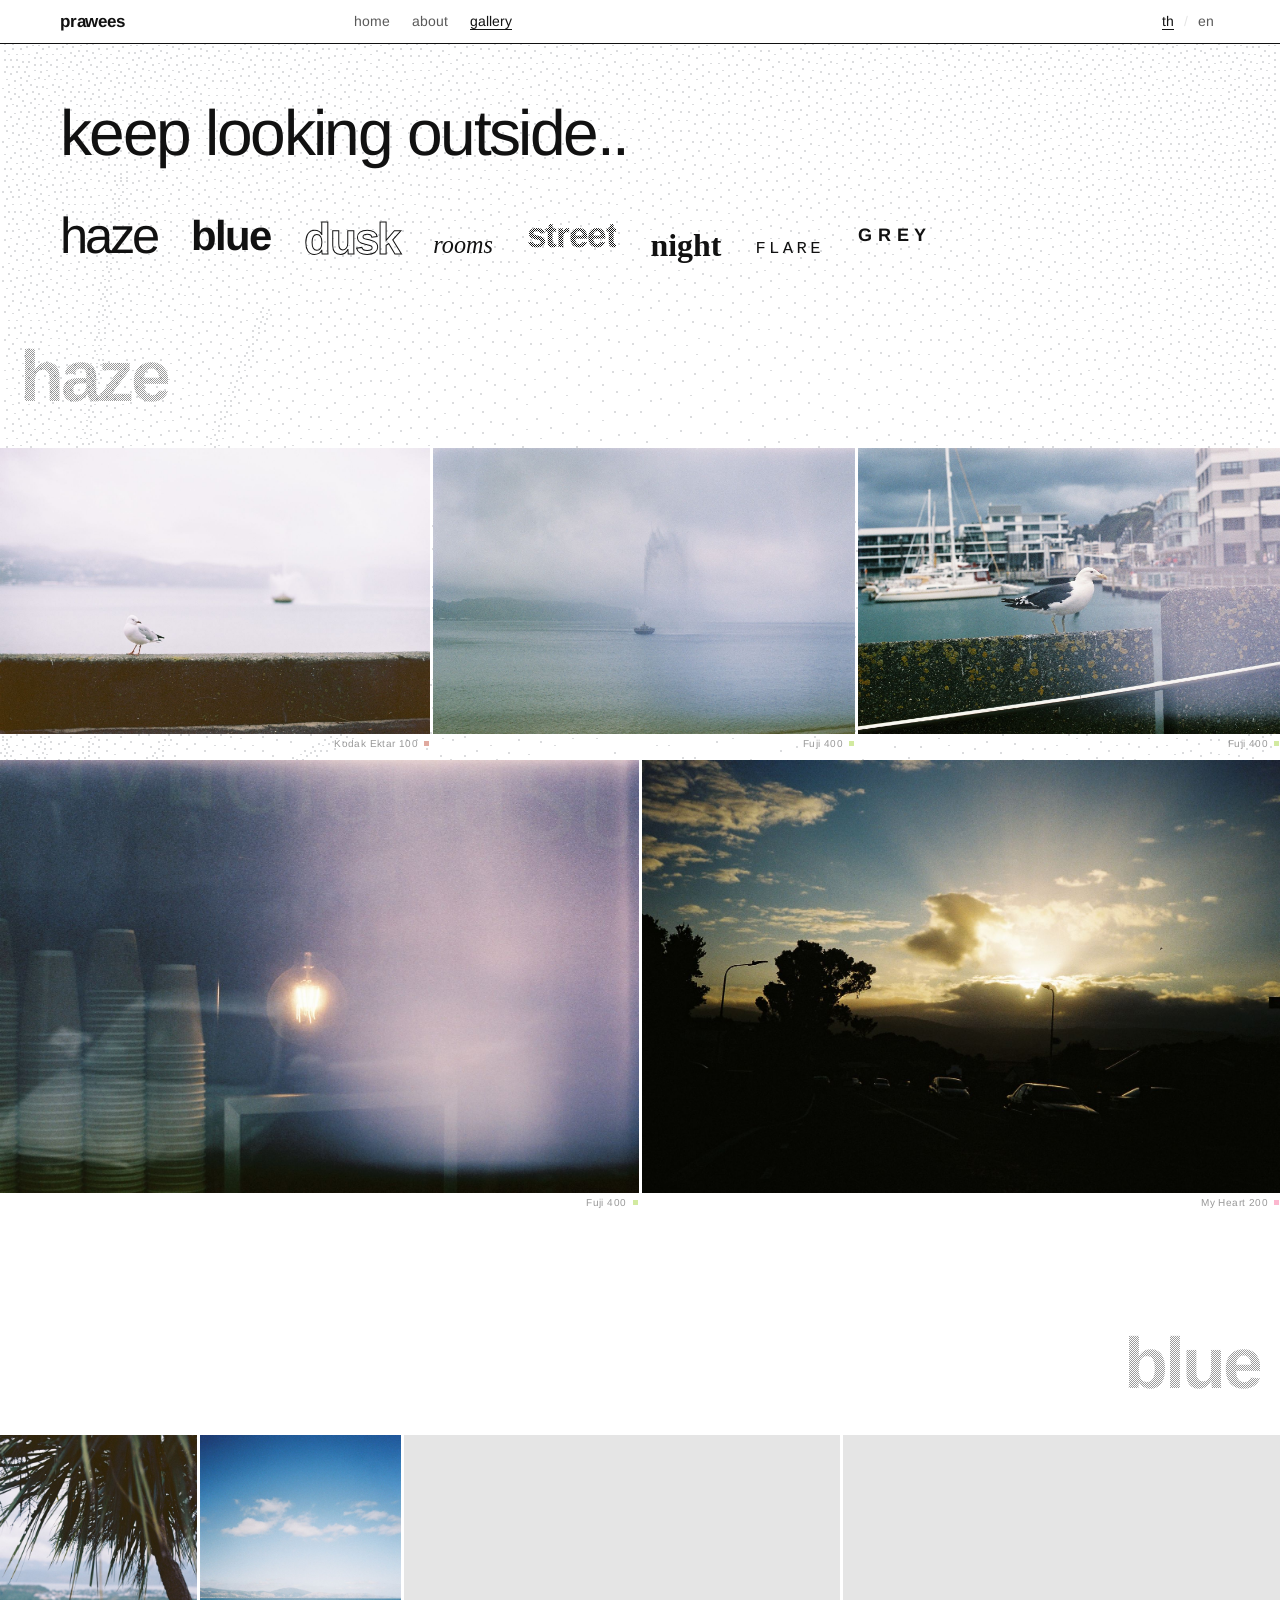
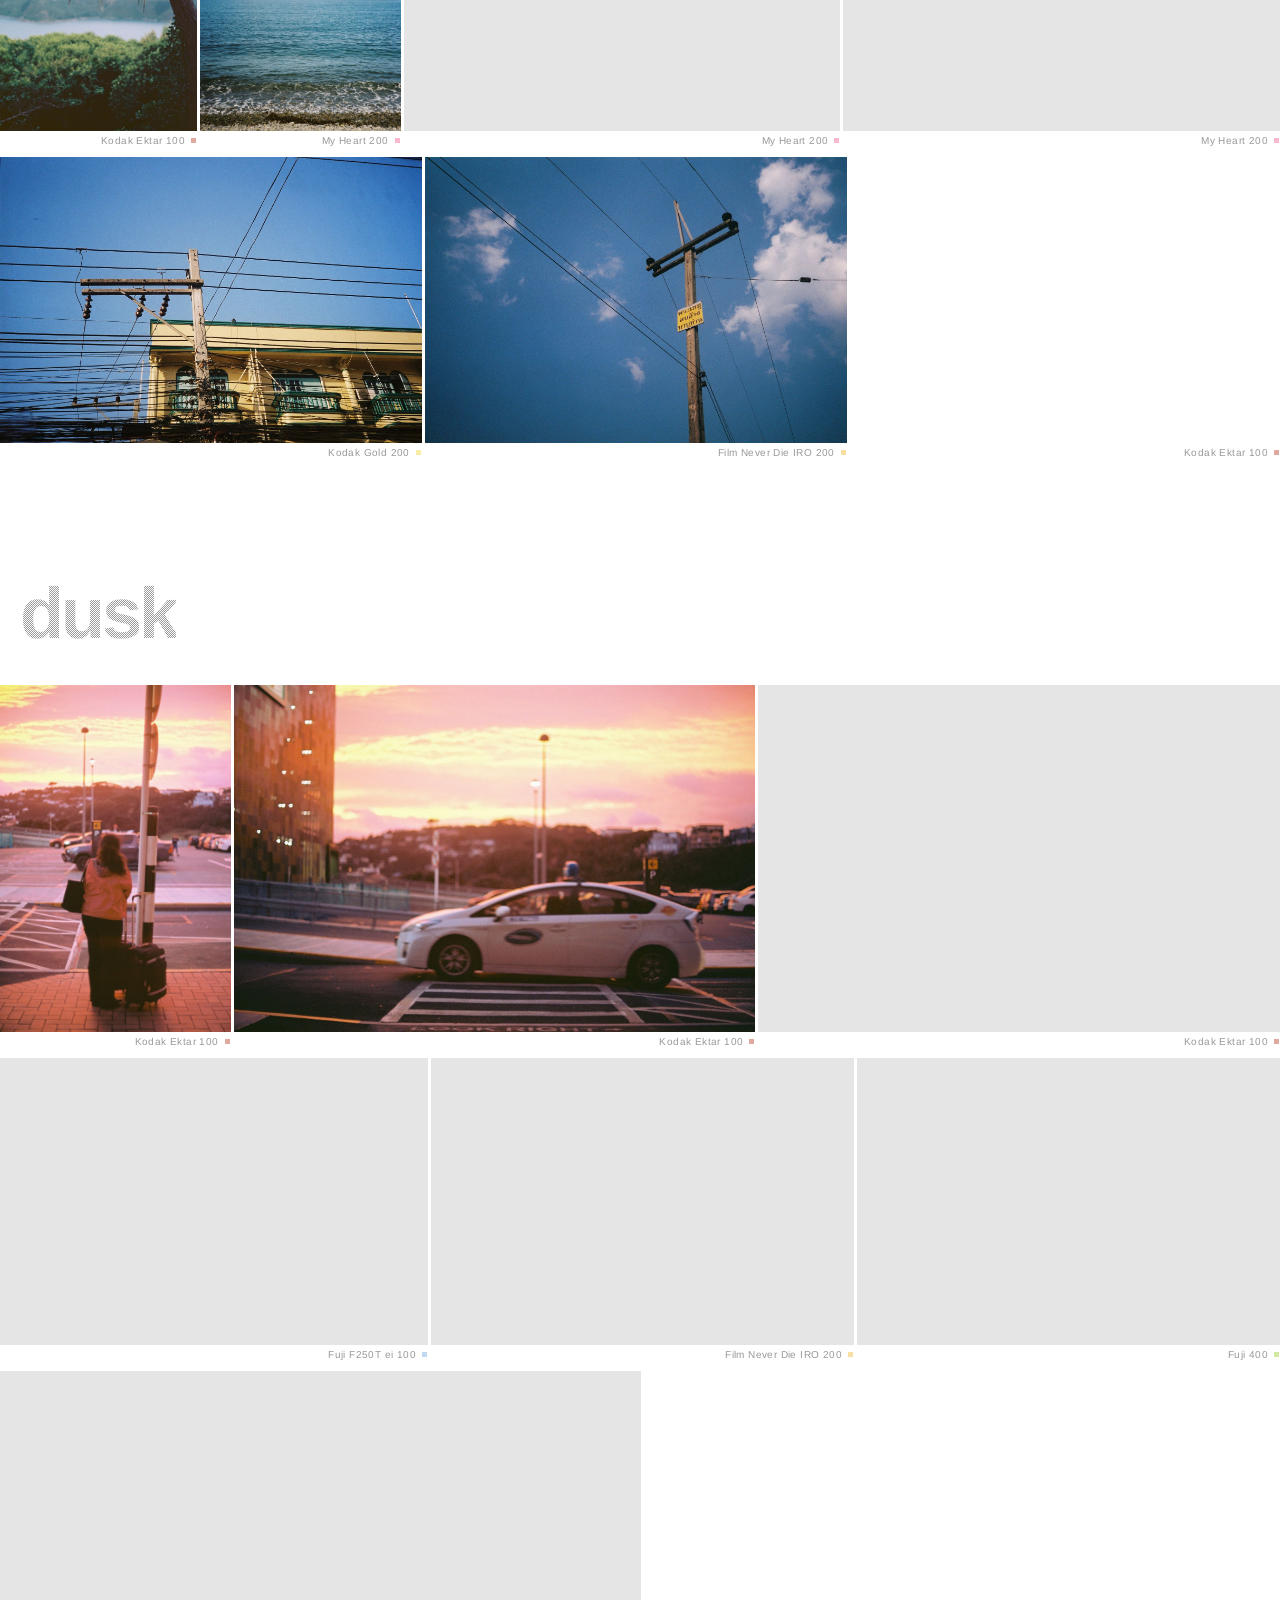
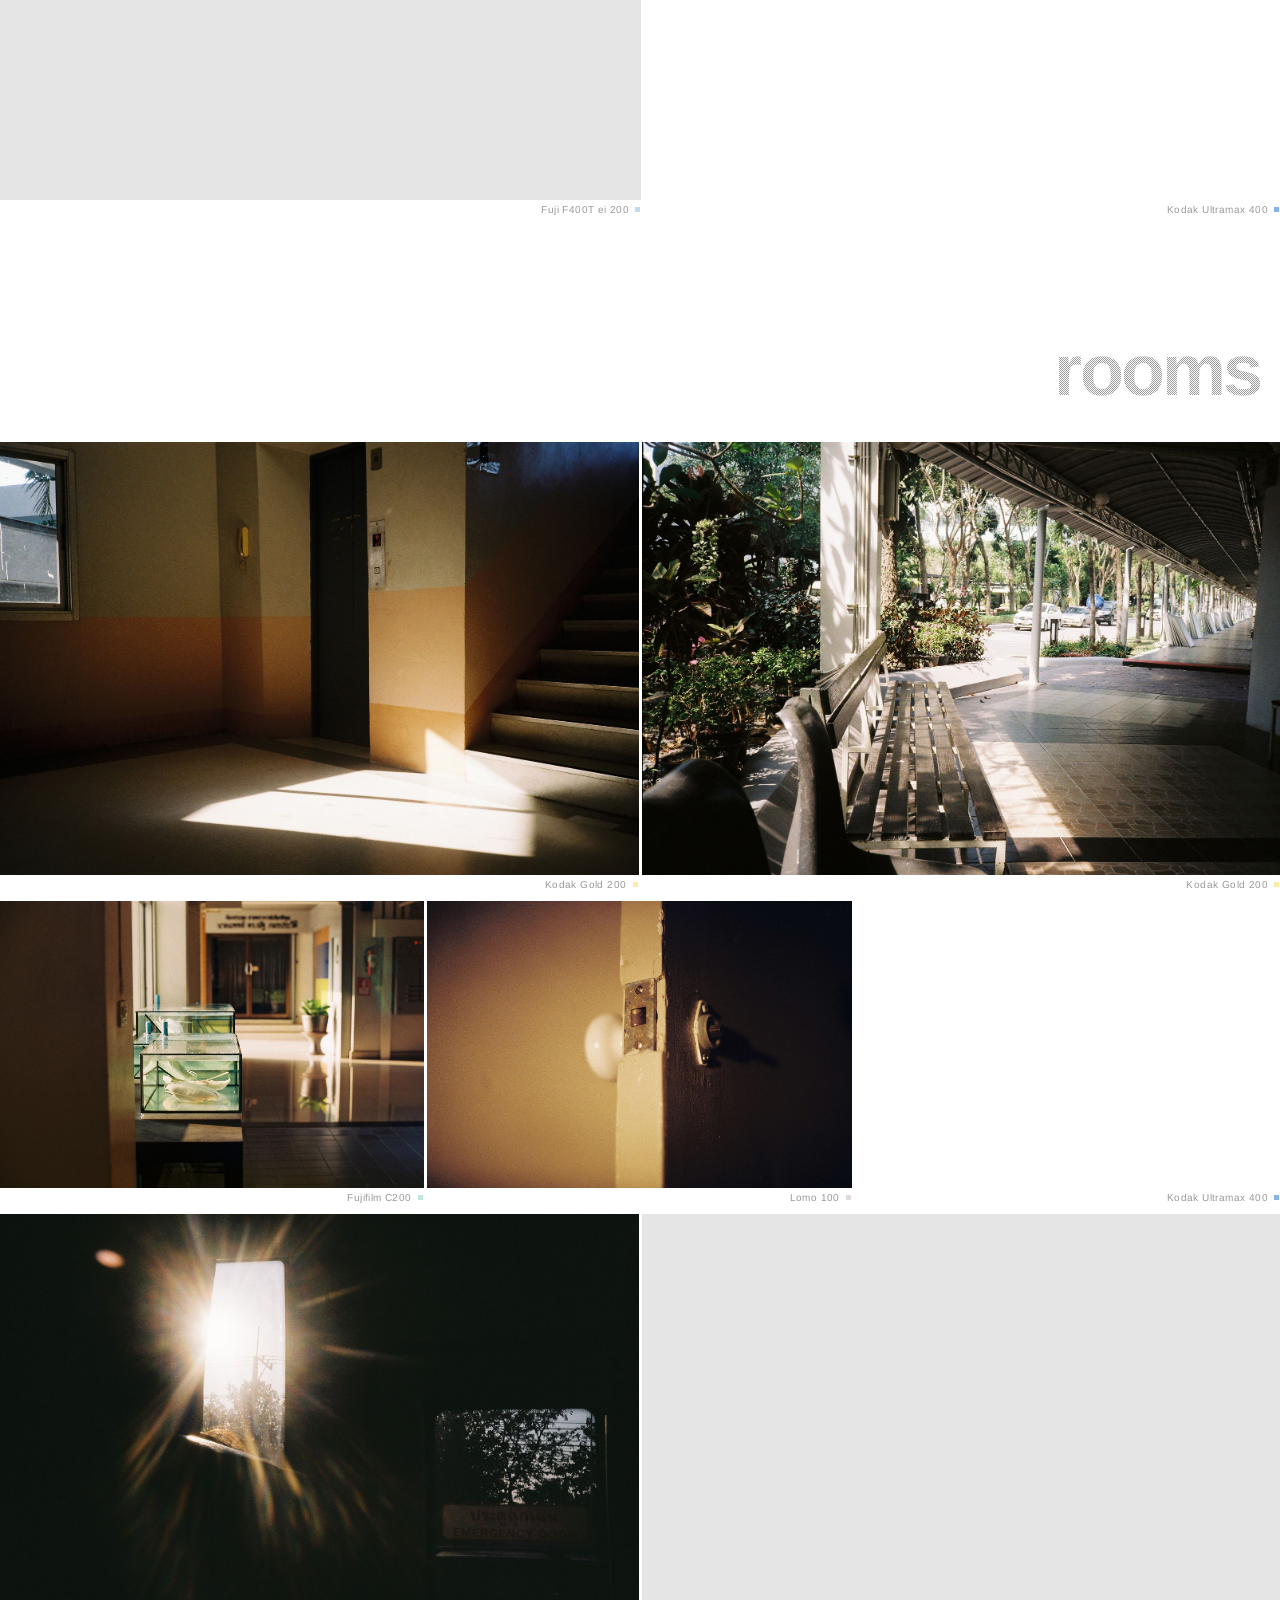
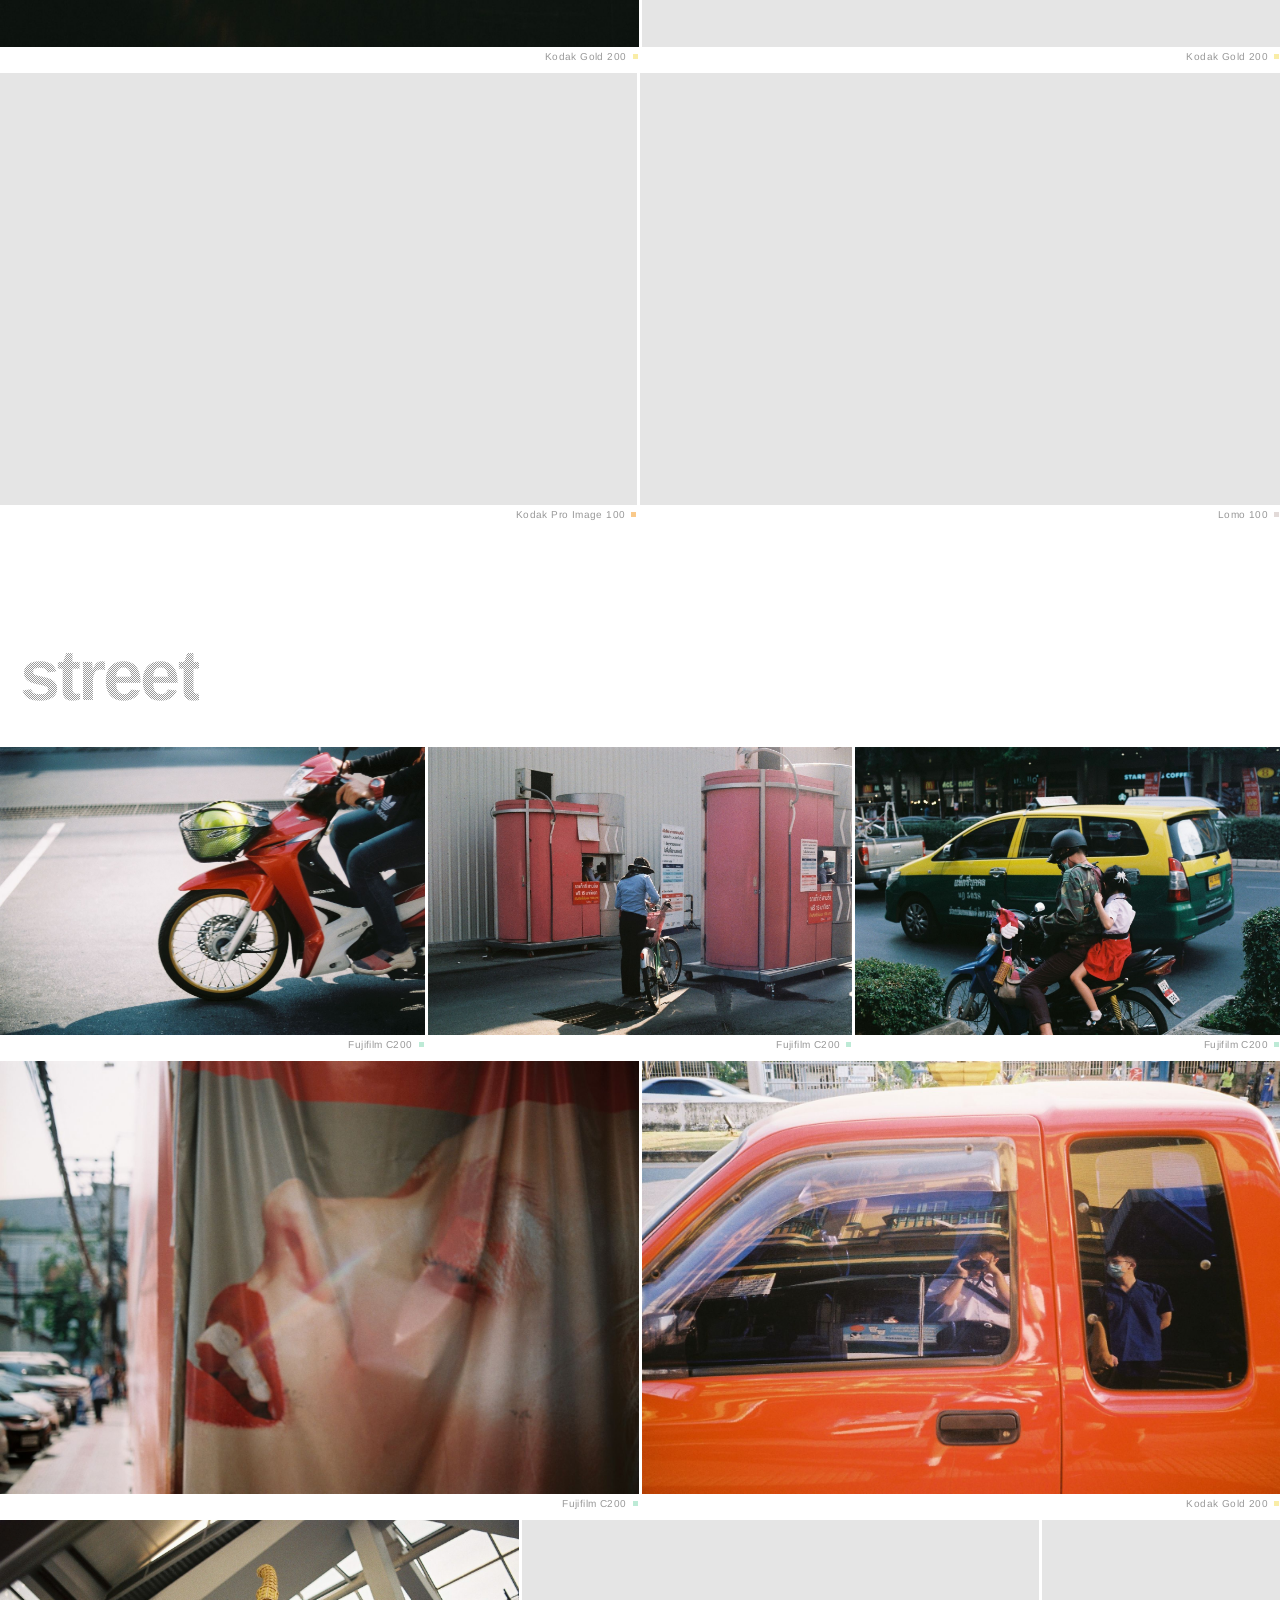
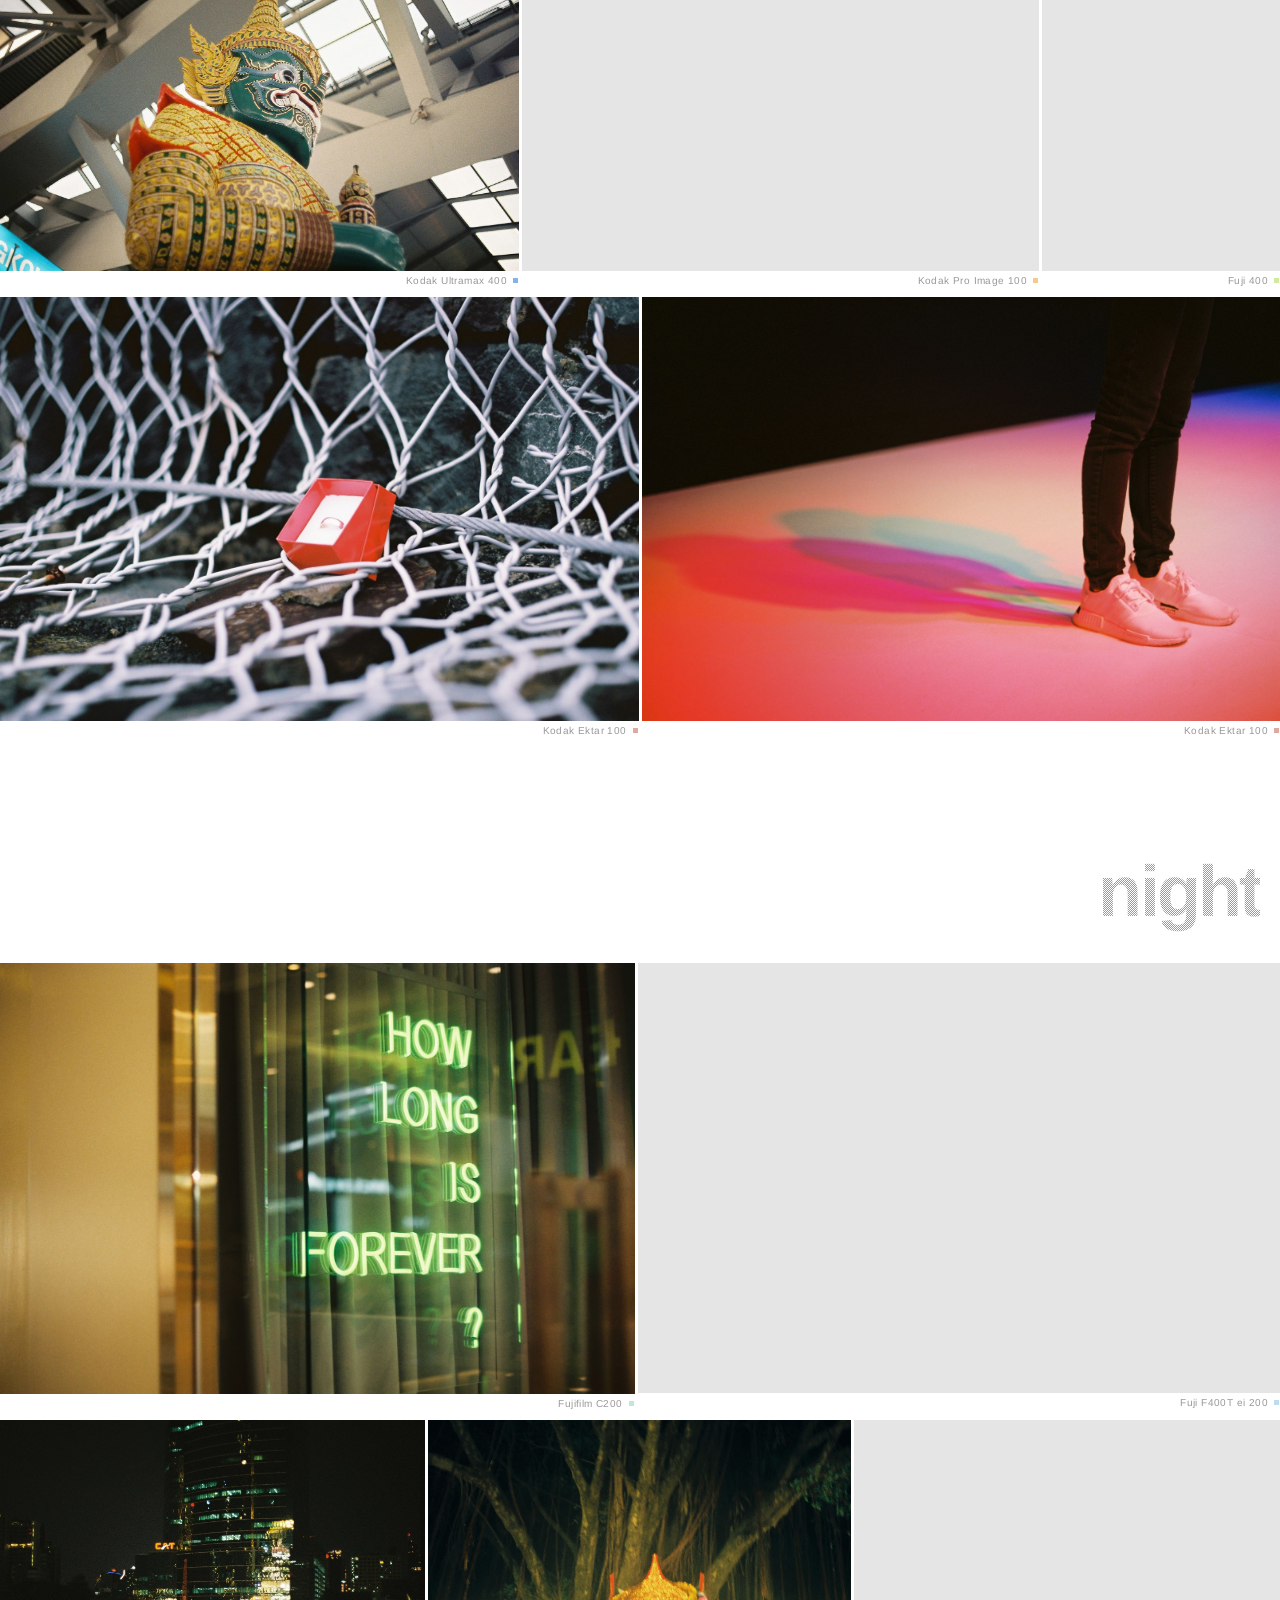
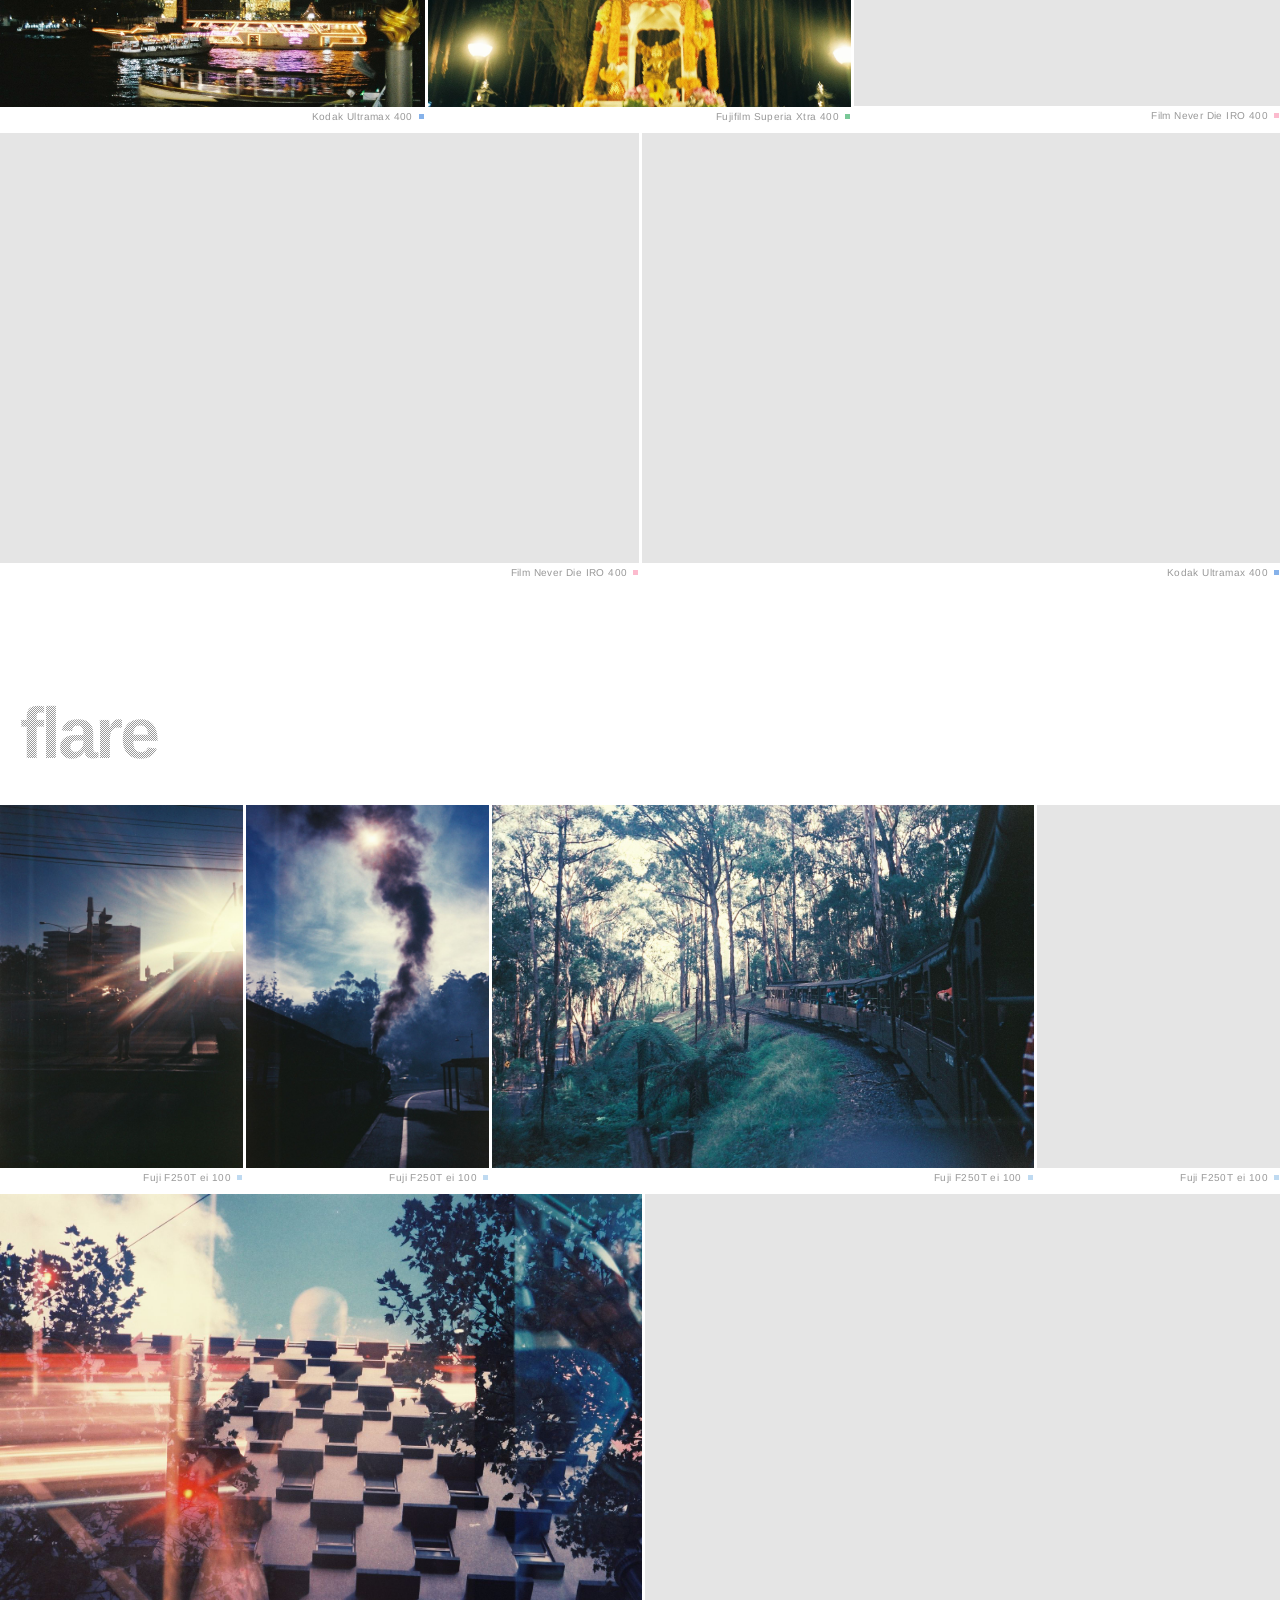
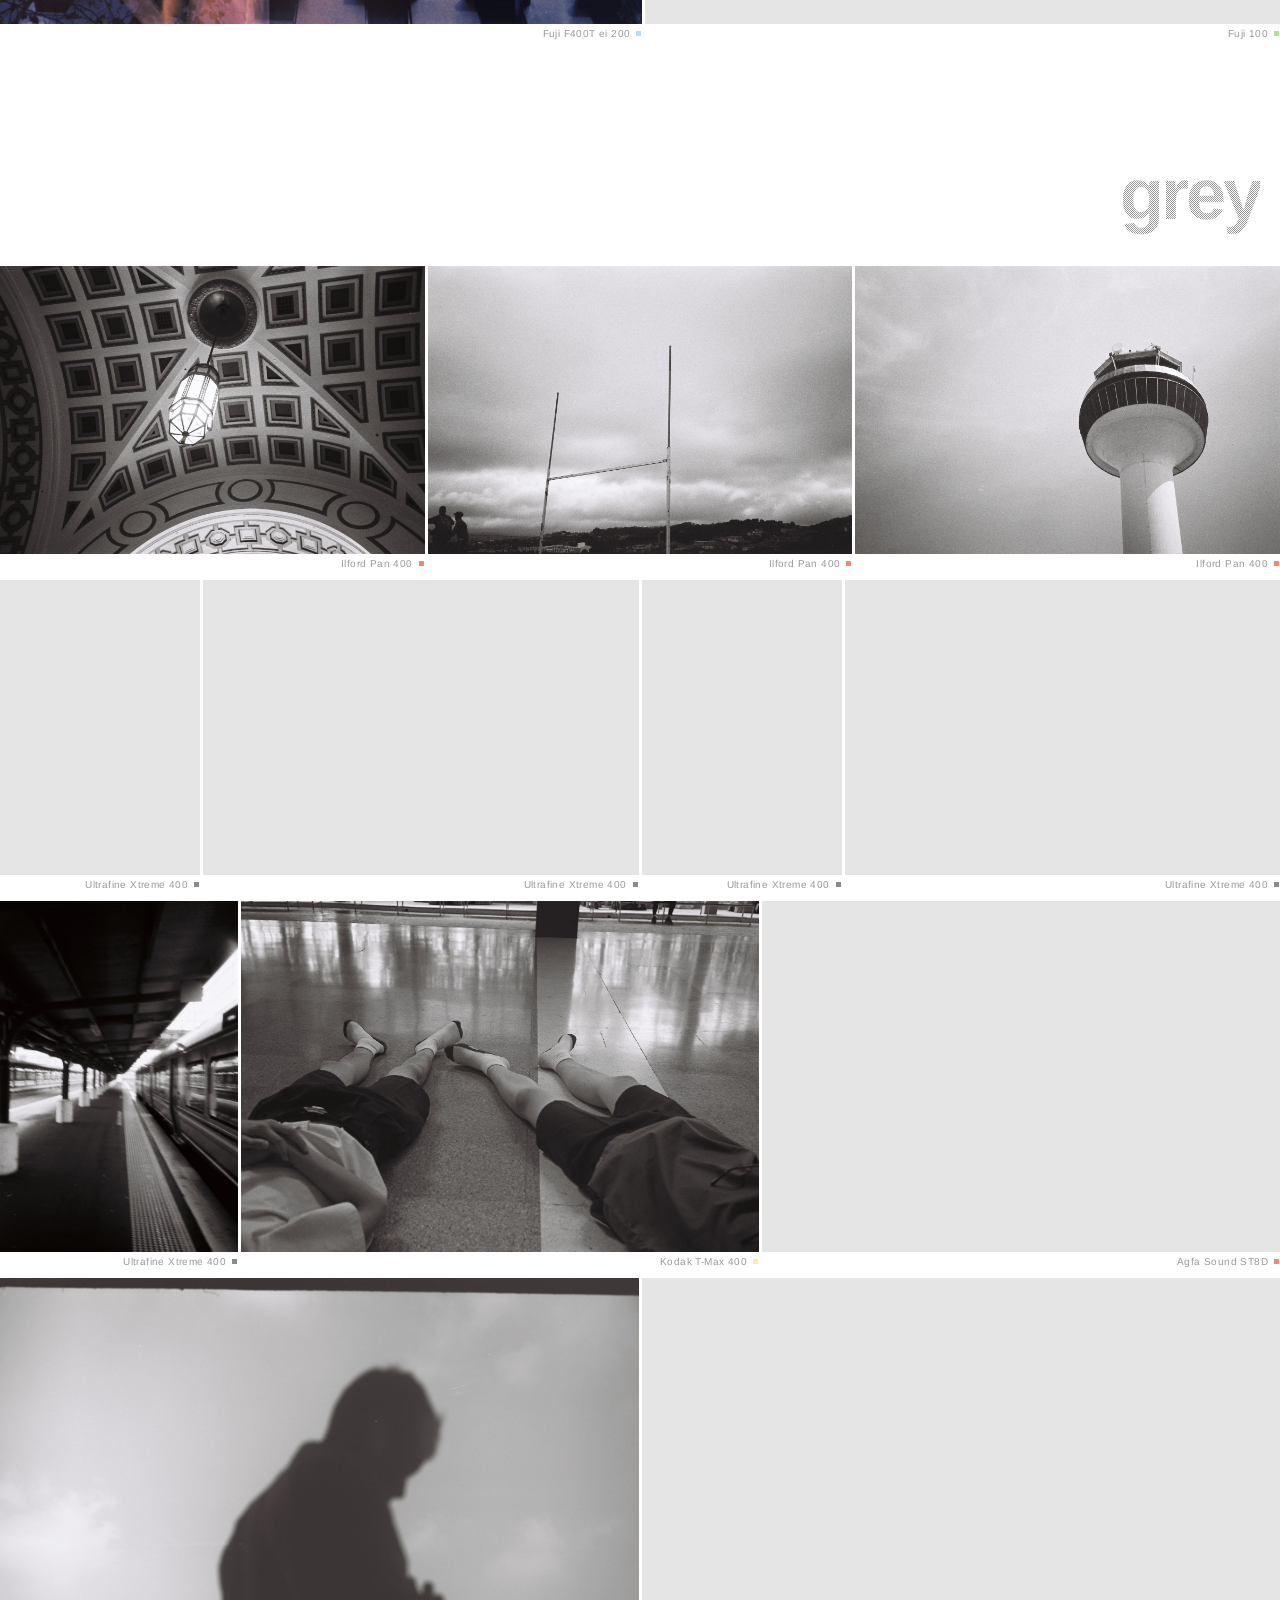
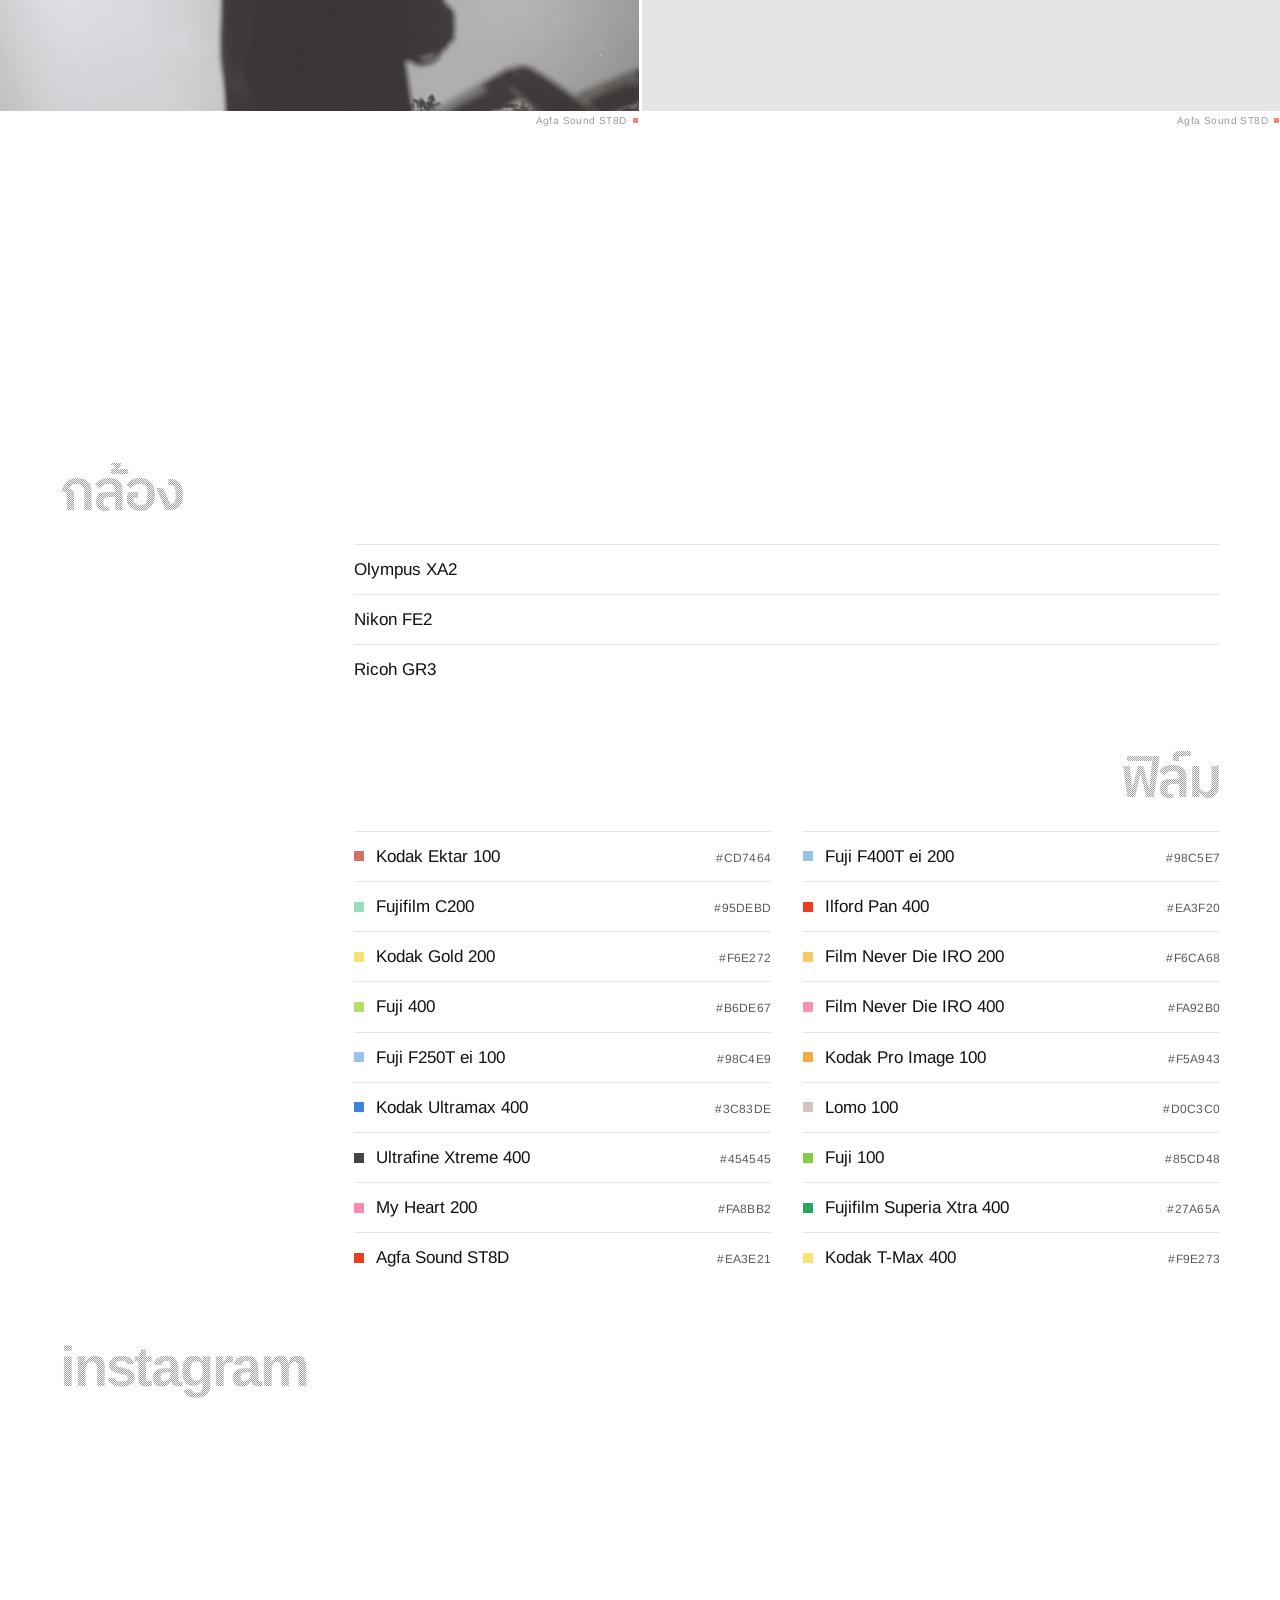
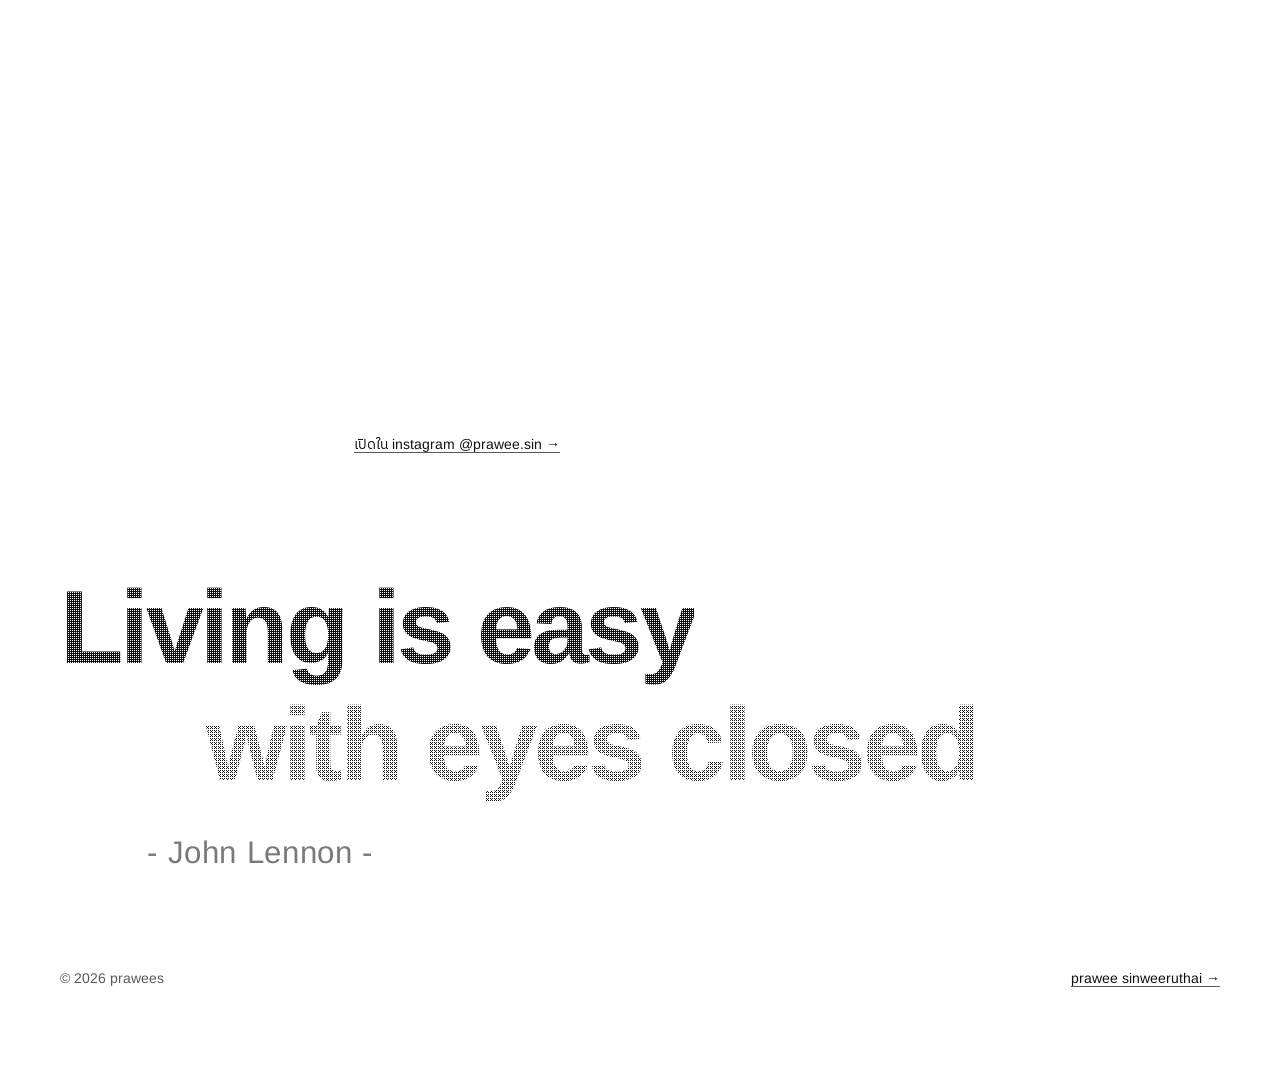
<file: gallery/index.html>
<!DOCTYPE html>
<html lang="th">

<head>
  <meta charset="UTF-8">
  <meta name="viewport" content="width=device-width, initial-scale=1, viewport-fit=cover">
  <meta name="theme-color" content="#ffffff">
  <title>Gallery | Prawee Sinweeruthai</title>
  <meta name="description" content="Film photographs by Prawee Sinweeruthai, grouped by mood, with the film stock named under each frame.">
  <link rel="icon" type="image/png" href="../assets/favicon.png">
  <link rel="preload" href="../assets/fonts/arimo-latin-400-normal.woff2" as="font" type="font/woff2" crossorigin>
  <link rel="stylesheet" href="../assets/base.css?v=9">
  <link rel="stylesheet" href="../assets/site.css?v=9">
  <style>
    /* ---------- title: still, no motion ---------- */
    .gh { padding-top: 32px; }
    .gh h1 { grid-column: 1 / -1; width: fit-content; max-width: 100%; font-size: clamp(26px, 5vw, 64px); font-weight: 400; line-height: 1.05; letter-spacing: -.04em; }
    @media (min-width: 768px) { .gh { padding-top: 56px; } }

    /* ---------- the flow: rows of photographs, edge to edge, a hair apart ----------
       Rows are filled so every photograph in a row has the same height; how many sit in a row depends on their shapes.
       Chapter keywords are set in dither, small, on alternating sides, between the rows. */
    .flow { position: relative; padding-top: 40px; min-height: 80vh; }
    .row { display: flex; gap: 3px; margin-bottom: 4px; align-items: flex-start; }
    @media (max-width: 599px) { .row { gap: 2px; } }
    .gallery-item { min-width: 0; display: block; }
    .gallery-img { width: 100%; height: auto; display: block; background: var(--light); cursor: zoom-in; }
    .gallery-meta { display: flex; justify-content: flex-end; line-height: 1; }
    .gallery-meta button { display: block; max-width: 100%; padding: 5px 1px 7px; font-size: 10px; line-height: 1; letter-spacing: .04em; color: var(--mid); opacity: .62; white-space: nowrap; overflow: hidden; text-overflow: ellipsis; text-align: right; transition: opacity .2s; }
    .gallery-meta button:hover { opacity: 1; }
    @media (pointer: coarse) { .gallery-meta button { padding: 8px 1px 10px; } }
    .sw { display: inline-block; width: 5px; height: 5px; margin-left: 6px; vertical-align: 1px; }

    .lab { padding: 0 var(--padr) 0 var(--pad); margin: 72px auto 22px; max-width: none; }
    .lab.r { text-align: right; }
    html.night .lab h2 { background-image: var(--d8w); }
    .lab h2 { display: inline-block; font-size: clamp(34px, 7vw, 72px); font-weight: 700; line-height: 1; letter-spacing: -.04em; padding-bottom: .08em; opacity: .42;
      color: transparent; -webkit-text-fill-color: transparent; background-image: var(--d8); background-size: 4px 4px; -webkit-background-clip: text; background-clip: text; image-rendering: pixelated; }
    .lab:first-child { margin-top: 24px; }
    @media (min-width: 768px) { .lab { margin: 112px auto 30px; } .lab:first-child { margin-top: 32px; } }

    /* film filter header */
    .fbar { display: flex; flex-wrap: wrap; align-items: baseline; gap: 4px 20px; padding: 0 var(--padr) 0 var(--pad); margin: 24px 0 28px; }
    .fbar h2 { font-size: var(--fs-h); font-weight: 400; letter-spacing: -.035em; line-height: 1.05; }
    .fbar button { font-size: var(--fs-s); color: var(--mid); text-decoration: underline; text-underline-offset: 3px; min-height: 40px; }
    .fbar .sw { width: 10px; height: 10px; margin: 0 10px 0 0; }

    .mk { position: absolute; left: 0; width: 1px; pointer-events: none; visibility: hidden; }


    /* ---------- chapter cloud: every chapter name, in mixed sizes and faces. Inline above the first chapter, and as a floating index. ---------- */
    .cloud { grid-column: 1 / -1; display: flex; flex-wrap: wrap; align-items: baseline; gap: 4px 22px; margin-top: 36px; }
    .cloud a { text-decoration: none; color: var(--ink); line-height: 1.05; padding: 6px 0; white-space: nowrap; }
    .cloud a:hover, .cloud a[aria-current="true"] { text-decoration: underline; text-decoration-thickness: 2px; text-underline-offset: 5px; }
    .cloud a.c0 { font-family: Georgia, "Times New Roman", serif; font-style: italic; font-size: 1.1em; }
    .cloud a.c1 { font-weight: 700; font-size: 1.9em; letter-spacing: -.045em; }
    .cloud a.c2 { font-family: "Courier New", Menlo, monospace; font-size: .78em; letter-spacing: .2em; text-transform: uppercase; }
    .cloud a.c3 { font-size: 2.3em; letter-spacing: -.06em; font-weight: 400; }
    .cloud a.c4 { font-family: Georgia, "Times New Roman", serif; font-weight: 700; font-size: 1.45em; }
    .cloud a.c5 { font-weight: 700; font-size: .82em; letter-spacing: .32em; text-transform: uppercase; }
    .cloud a.c6 { font-size: 2em; font-weight: 700; letter-spacing: -.04em; color: transparent; -webkit-text-fill-color: transparent; -webkit-text-stroke: 1px var(--ink); }
    .cloud a.c7 { font-size: 1.6em; font-weight: 700; letter-spacing: -.04em; color: transparent; -webkit-text-fill-color: transparent; background-image: var(--d8); background-size: 4px 4px; -webkit-background-clip: text; background-clip: text; image-rendering: pixelated; }
    html.night .cloud a.c7 { background-image: var(--d8w); }
    .cloud { font-size: 17px; }
    @media (min-width: 768px) { .cloud { font-size: 22px; gap: 6px 34px; } .gh .cloud { max-width: 900px; } }
    .cloud-btn { position: fixed; right: max(12px, env(safe-area-inset-right)); bottom: max(14px, env(safe-area-inset-bottom)); z-index: 60; background: var(--paper); color: var(--ink); border: 1px solid var(--ink); padding: 0 14px; min-height: 40px; font-size: var(--fs-s); opacity: 0; visibility: hidden; transition: opacity .25s, visibility 0s .25s; }
    .cloud-btn.show { opacity: 1; visibility: visible; transition: opacity .25s; }
    .cloud.pop { position: fixed; right: max(12px, env(safe-area-inset-right)); bottom: calc(max(14px, env(safe-area-inset-bottom)) + 50px); z-index: 60; margin: 0; width: min(420px, calc(100vw - 24px)); max-height: 70vh; overflow-y: auto; background: var(--paper); border: 1px solid var(--ink); padding: 14px 18px 12px; font-size: 18px; gap: 2px 20px; }
    .cloud.pop[hidden] { display: none; }
    @media (prefers-reduced-motion: reduce) { .cloud-btn { transition: none; } }

    /* ---------- the end: the page dissolves to black, then the cameras, the film and instagram ---------- */
    .end { padding-top: 30vh; padding-top: 30svh; }
    .end .sec { padding-top: 40px; }
    @media (min-width: 768px) { .end .sec { padding-top: 56px; } }
    .end .hd { font-size: clamp(30px, 5.5vw, 56px); }
    .list { list-style: none; }
    .list li { border-top: 1px solid var(--light); }
    .list .row2 { display: flex; align-items: baseline; gap: 12px; width: 100%; padding: 11px 0; text-align: left; font-size: var(--fs-b); }
    .list .row2 .sw { width: 10px; height: 10px; margin: 0; vertical-align: baseline; align-self: center; flex: none; }
    .list .row2 .nm { flex: 1 1 auto; min-width: 0; }
    .list .row2 .hx { color: var(--mid); font-size: 12px; letter-spacing: .02em; font-variant-numeric: tabular-nums; text-transform: uppercase; }
    .list button.row2 { cursor: pointer; }
    .list button.row2:hover .nm { text-decoration: underline; text-underline-offset: 4px; }
    .list button.row2[aria-pressed="true"] .nm { font-weight: 700; }
    @media (min-width: 768px) { .list.two { columns: 2; column-gap: 32px; } .list.two li { break-inside: avoid; } }
    .ig { width: 100%; max-width: 540px; height: 600px; border: 0; display: block; background: #fff; }
    .ig-link { display: inline-block; margin-top: 14px; font-size: var(--fs-s); }
    .end .foot { padding-top: 96px; padding-bottom: max(88px, env(safe-area-inset-bottom)); }
    .end .quote { padding-top: 56px; }

    /* ---------- viewer ---------- */
    .lb { position: fixed; inset: 0; z-index: 8000; background: var(--paper); display: none; grid-template-rows: auto minmax(0, 1fr) auto; padding: max(12px, env(safe-area-inset-top)) 0 max(12px, env(safe-area-inset-bottom)); }
    .lb.open { display: grid; }
    .lb .top, .lb .cap { display: flex; justify-content: space-between; align-items: center; gap: 12px; padding: 0 var(--pad, 16px); font-size: var(--fs-b); }
    .lb button { min-height: 44px; min-width: 44px; font-size: var(--fs-b); text-decoration: underline; text-underline-offset: 3px; }
    .lb .stage { display: grid; place-items: center; min-height: 0; padding: 8px var(--pad, 16px); touch-action: pan-y; }
    .lb img { max-width: 100%; max-height: 100%; width: auto; height: auto; object-fit: contain; display: block; }
    .lb .cap span:first-child { font-weight: 700; }
    .lb .cap span:last-child { color: var(--mid); }
    .lb .nav2 { display: flex; gap: 4px; }
  </style>
</head>

<body>

  <header class="bar">
    <div class="g">
      <a class="brand" href="../">prawees</a>
      <div class="tools">
        <button type="button" class="btn-th active" onclick="setLang('th')">th</button>
        <span class="sep">/</span>
        <button type="button" class="btn-en" onclick="setLang('en')">en</button>
      </div>
      <nav class="nav" aria-label="main">
        <a href="../">home</a>
        <a href="../about/">about</a>
        <a href="./" aria-current="page">gallery</a>
      </nav>
    </div>
  </header>

  <main>
    <section class="g gh" data-amb="../assets/film/lomo100-38.jpg">
      <h1 id="gt">keep looking outside..</h1>
      <nav class="cloud" id="cloud" aria-label="chapters"></nav>
    </section>
    <button type="button" class="cloud-btn" id="cloud-btn" aria-expanded="false" aria-controls="cloud-pop">index</button>
    <nav class="cloud pop" id="cloud-pop" aria-label="chapters" hidden></nav>

    <section class="flow" id="flow"><div id="rows"></div></section>
    <noscript><section class="g"><p>this page needs javascript to show the photographs.</p></section></noscript>
  </main>

  <footer class="end" id="end" data-night>
    <section class="g sec">
      <h2 class="hd" data-th="กล้อง" data-en="cameras">กล้อง</h2>
      <div class="body">
        <ul class="list">
          <li><span class="row2"><span class="nm">Olympus XA2</span></span></li>
          <li><span class="row2"><span class="nm">Nikon FE2</span></span></li>
          <li><span class="row2"><span class="nm">Ricoh GR3</span></span></li>
        </ul>
      </div>
    </section>

    <section class="g sec">
      <h2 class="hd r" data-th="ฟิล์ม" data-en="film">ฟิล์ม</h2>
      <div class="body"><ul class="list two" id="film-list"></ul></div>
    </section>

    <section class="g sec">
      <h2 class="hd">instagram</h2>
      <div class="body" id="ig-body">
        <a class="ig-link" href="https://www.instagram.com/prawee.sin/" target="_blank" rel="noopener" data-th="เปิดใน instagram @prawee.sin →" data-en="open @prawee.sin on instagram →">เปิดใน instagram @prawee.sin →</a>
      </div>
    </section>

    <section class="g sec">
      <div class="quote" style="grid-column: 1 / -1" role="img" aria-label="Living is easy with eyes closed. John Lennon">
        <span class="q1" aria-hidden="true">Living is easy</span>
        <span class="q2" aria-hidden="true">with eyes closed</span>
        <span class="q3" aria-hidden="true">- John Lennon -</span>
      </div>
    </section>

    <div class="g foot">
      <span>© 2026 prawees</span>
      <span><a href="../">prawee sinweeruthai →</a></span>
    </div>
  </footer>

  <!-- Viewer -->
  <div class="lb" id="lb" role="dialog" aria-modal="true" aria-label="photo viewer">
    <div class="top"><button type="button" id="lb-close" data-th="ปิด" data-en="close">ปิด</button><span class="nav2"><button type="button" id="lb-prev" aria-label="previous">←</button><button type="button" id="lb-next" aria-label="next">→</button></span></div>
    <div class="stage" id="lb-stage"><img id="lb-img" alt=""></div>
    <div class="cap"><span id="lb-film"></span><span id="lb-t"></span></div>
  </div>

  <script src="../assets/film/frames.js?v=10"></script>
  <script>
    /* Gallery. Photographs are laid out in rows that fill the width edge to edge, a few pixels apart.
       The rows are chosen so the photographs in each row come out at about the same height, whatever their shapes.
       Tapping the film name under a photograph, or in the list at the bottom, shows only that film. */
    (function () {
      var CHAPTERS = window.FILM_CHAPTERS || [];
      var FRAMES = ['../assets/film/ektar100-33.jpg', '../assets/film/ultramax-34.jpg', '../assets/film/ultramax-15.jpg', '../assets/film/lomo100-38.jpg'];
      var SW = { fujifilmc200: '#95DEBD', fujifilmsuperiaxtra400: '#27A65A', kodaktmax400: '#F9E273', kodakproimage100: '#F5A943', kodakgold200: '#F6E272', fuji100: '#85CD48', filmneverdieiro200: '#F6CA68', agfasoundst8d: '#EA3E21', kodakultramax400: '#3C83DE', lomo100: '#D0C3C0', myheart200: '#FA8BB2', fuji400: '#B6DE67', ultrafinextreme400: '#454545', ilfordpan400: '#EA3F20', kodakcolorplus200: '#EFC55D', filmneverdieiro400: '#FA92B0', fujif250teilo100: '#98C4E9', fujif250tei100: '#98C4E9', fujif400tei200: '#98C5E7', kodakektar100: '#CD7464' };

      var LANG = 'th';
      try { var sv = localStorage.getItem('prawees.lang'); if (sv === 'en' || sv === 'th') LANG = sv; } catch (e) {}
      function tr(th, en) { return LANG === 'th' ? th : en; }
      function norm(s) { return String(s).toLowerCase().replace(/[^a-z0-9]/g, ''); }
      function hexOf(key) { return SW[key] || '#E5E5E5'; }

      var flow = document.getElementById('flow'), rowsEl = document.getElementById('rows');
      var all = [], chapters = [], view = [], filter = null, markers = [];

      /* ---------- one photograph ---------- */
      function makeItem(it) {
        var item = document.createElement('div'); item.className = 'gallery-item';
        var img = document.createElement('img'); img.className = 'gallery-img';
        img.src = '../assets/film/' + it.f; img.width = it.w; img.height = it.h; img.loading = 'lazy'; img.decoding = 'async';
        img.alt = it.t ? it.t + ', ' + it.film : 'film photograph, ' + it.film;
        img.addEventListener('error', function () { item.style.display = 'none'; });
        img.addEventListener('click', function () { openViewer(it); });
        var meta = document.createElement('div'); meta.className = 'gallery-meta';
        var l = document.createElement('button'); l.type = 'button'; l.title = hexOf(it.key);
        var sw = document.createElement('i'); sw.className = 'sw'; sw.style.background = hexOf(it.key);
        l.appendChild(document.createTextNode(it.film)); l.appendChild(sw);
        l.addEventListener('click', function () { setFilter(it.key); });
        meta.appendChild(l);
        item.appendChild(img); item.appendChild(meta);
        it.el = item; it.ar = it.w / it.h;
        return item;
      }

      CHAPTERS.forEach(function (ch, ci) {
        var items = ch.items.map(function (raw) {
          var it = { f: raw.f, film: raw.film, t: raw.t, w: raw.w, h: raw.h, key: norm(raw.film), ch: ci };
          makeItem(it); all.push(it); return it;
        });
        chapters.push({ id: ch.id, note: ch.note, items: items, amb: FRAMES[ci % FRAMES.length] });
      });

      /* ambient markers: one invisible box per chapter, so the dithered background changes frame with the chapter */
      chapters.forEach(function (c) {
        var m = document.createElement('div'); m.className = 'mk'; m.setAttribute('data-amb', c.amb); m.setAttribute('aria-hidden', 'true');
        flow.appendChild(m); markers.push(m);
      });

      /* ---------- rows ----------
         Partition a chapter's photographs, in order, into rows. A row of k photographs with aspect ratios a1..ak
         across width W has height (W - gaps) / (a1 + .. + ak); the partition whose row heights stay closest to a
         target height wins (dynamic programming). The target wobbles a little from row to row so the page
         does not look machined. The last row may stop short of the edge rather than blow one photograph up. */
      function jit(n) { return ((Math.imul(n + 1, 2654435761) >>> 0) % 1000) / 1000; }
      function partition(list, W, gap, target, seed) {
        var n = list.length, best = [0], from = [0], capH = [], i, j;
        for (i = 1; i <= n; i++) {
          best[i] = 1e18;
          var sum = 0;
          for (j = i - 1; j >= 0 && i - j <= 5; j--) {
            sum += list[j].ar;
            var k = i - j, h = (W - gap * (k - 1)) / sum, tg = target * (0.88 + 0.24 * jit(seed + j)), c, hh = h;
            if (i === n && h > tg * 1.3) { hh = tg * 1.3; c = (hh - tg) * (hh - tg) * 1.5; }
            else c = (h - tg) * (h - tg);
            if (k === 1 && h > target * 1.45 && i !== n) c *= 2;     // a lone enlarged photograph is rarely wanted mid-chapter
            if (best[j] + c < best[i]) { best[i] = best[j] + c; from[i] = j; capH[i] = hh / h; }
          }
        }
        var rows = [];
        for (i = n; i > 0; i = from[i]) rows.unshift({ items: list.slice(from[i], i), fill: i === n ? Math.min(1, capH[i]) : 1 });
        return rows;
      }

      function emitRows(host, list, W, gap, target, seed) {
        partition(list, W, gap, target, seed).forEach(function (r) {
          var row = document.createElement('div'); row.className = 'row';
          if (r.fill < 0.999) row.style.width = (r.fill * 100).toFixed(2) + '%';
          r.items.forEach(function (it) { it.el.style.flex = it.ar.toFixed(4) + ' 1 0%'; row.appendChild(it.el); });
          host.appendChild(row);
        });
      }

      function layout() {
        var W = flow.clientWidth || window.innerWidth, gap = W < 600 ? 2 : 3;
        var target = W < 600 ? 270 : W < 1000 ? 340 : Math.min(470, W * 0.29);
        rowsEl.innerHTML = '';
        var old = flow.querySelector('.fbar'); if (old) old.remove();
        view = [];
        var labels = [];
        if (filter) {
          var items = all.filter(function (it) { return it.key === filter; });
          var bar = document.createElement('div'); bar.className = 'fbar';
          var h = document.createElement('h2');
          var sw = document.createElement('i'); sw.className = 'sw'; sw.style.background = hexOf(filter);
          h.appendChild(sw); h.appendChild(document.createTextNode(items.length ? items[0].film : ''));
          var b = document.createElement('button'); b.type = 'button'; b.textContent = tr('ดูทั้งหมด', 'show all');
          b.addEventListener('click', function () { setFilter(null); });
          bar.appendChild(h); bar.appendChild(b);
          flow.insertBefore(bar, rowsEl);
          emitRows(rowsEl, items, W, gap, target, 7);
          items.forEach(function (it) { view.push(it); });
        } else {
          chapters.forEach(function (c, ci) {
            var lab = document.createElement('div'); lab.className = 'lab' + (ci % 2 ? ' r' : ''); lab.id = c.id;
            lab.innerHTML = '<h2></h2>';
            lab.querySelector('h2').textContent = c.id;
            rowsEl.appendChild(lab); labels.push(lab);
            emitRows(rowsEl, c.items, W, gap, target, ci * 37);
            c.items.forEach(function (it) { view.push(it); });
          });
        }
        cloud.style.display = filter ? 'none' : '';
        if (typeof schedCloud === 'function') schedCloud();
        placeMarkers(labels);
      }

      function placeMarkers(labels) {
        var top = flow.getBoundingClientRect().top + window.pageYOffset, H = flow.offsetHeight;
        if (labels.length === markers.length) {
          var ys = labels.map(function (l) { return l.getBoundingClientRect().top + window.pageYOffset - top; });
          markers.forEach(function (m, i) { var y = ys[i], e = i + 1 < ys.length ? ys[i + 1] : H; m.style.top = Math.max(0, y) + 'px'; m.style.height = Math.max(1, e - y) + 'px'; });
        } else {
          markers.forEach(function (m, i) { m.style.top = (H * i / markers.length) + 'px'; m.style.height = (H / markers.length) + 'px'; });
        }
      }

      function setFilter(key) {
        filter = key || null;
        layout();
        buildFilmList();
        var y = Math.max(0, flow.getBoundingClientRect().top + window.pageYOffset - 88);
        try { window.scrollTo({ top: y, left: 0, behavior: 'instant' }); } catch (e) { window.scrollTo(0, y); }
      }

      /* ---------- viewer ---------- */
      var lb = document.getElementById('lb'), lbImg = document.getElementById('lb-img');
      var cur = 0, opener = null;
      function setViewer(i) {
        cur = (i + view.length) % view.length; var it = view[cur];
        lbImg.src = '../assets/film/' + it.f; lbImg.alt = it.t ? it.t + ', ' + it.film : it.film;
        document.getElementById('lb-film').textContent = it.film;
        document.getElementById('lb-t').textContent = it.t || '';
      }
      function openViewer(it) { opener = document.activeElement; setViewer(view.indexOf(it)); lb.classList.add('open'); document.body.style.overflow = 'hidden'; document.getElementById('lb-close').focus(); }
      function closeViewer() { lb.classList.remove('open'); document.body.style.overflow = ''; if (opener && opener.focus) { try { opener.focus(); } catch (e) {} } }
      document.getElementById('lb-close').addEventListener('click', closeViewer);
      document.getElementById('lb-prev').addEventListener('click', function () { setViewer(cur - 1); });
      document.getElementById('lb-next').addEventListener('click', function () { setViewer(cur + 1); });
      var sx = null, stage = document.getElementById('lb-stage');
      stage.addEventListener('touchstart', function (e) { sx = e.touches[0].clientX; }, { passive: true });
      stage.addEventListener('touchend', function (e) { if (sx === null) return; var dx = e.changedTouches[0].clientX - sx; sx = null; if (Math.abs(dx) > 50) setViewer(cur + (dx < 0 ? 1 : -1)); }, { passive: true });
      document.addEventListener('keydown', function (e) {
        if (!lb.classList.contains('open')) return;
        if (e.key === 'Escape') closeViewer(); else if (e.key === 'ArrowRight') setViewer(cur + 1); else if (e.key === 'ArrowLeft') setViewer(cur - 1);
      });

      /* ---------- the film list at the bottom: swatch, name, hex; tap to show only that film ---------- */
      function buildFilmList() {
        var ul = document.getElementById('film-list'); ul.innerHTML = '';
        var m = {}; all.forEach(function (it) { (m[it.key] = m[it.key] || { name: it.film, n: 0 }).n++; });
        Object.keys(m).map(function (k) { return { key: k, name: m[k].name, n: m[k].n }; })
          .sort(function (a, b) { return b.n - a.n || (a.name < b.name ? -1 : 1); })
          .forEach(function (f) {
            var li = document.createElement('li'), b = document.createElement('button');
            b.type = 'button'; b.className = 'row2'; b.setAttribute('aria-pressed', filter === f.key ? 'true' : 'false');
            var sw = document.createElement('i'); sw.className = 'sw'; sw.style.background = hexOf(f.key);
            var nm = document.createElement('span'); nm.className = 'nm'; nm.textContent = f.name;
            var hx = document.createElement('span'); hx.className = 'hx'; hx.textContent = hexOf(f.key);
            b.appendChild(sw); b.appendChild(nm); b.appendChild(hx);
            b.addEventListener('click', function () { setFilter(filter === f.key ? null : f.key); });
            li.appendChild(b); ul.appendChild(li);
          });
      }


      /* ---------- chapter cloud and floating index ---------- */
      var cloud = document.getElementById('cloud'), pop = document.getElementById('cloud-pop'), cbtn = document.getElementById('cloud-btn');
      var ORDER = [3, 1, 6, 0, 7, 4, 2, 5];                    // which face each chapter wears, so neighbours never match
      function fillCloud(host) {
        host.innerHTML = '';
        chapters.forEach(function (c, ci) {
          var a = document.createElement('a'); a.href = '#' + c.id; a.textContent = c.id; a.className = 'c' + ORDER[ci % ORDER.length]; a.setAttribute('data-ch', c.id);
          if (ci % 3 === 1) a.style.alignSelf = 'center'; else if (ci % 3 === 2) a.style.alignSelf = 'flex-end';
          a.addEventListener('click', function (e) {
            e.preventDefault();
            var el = document.getElementById(c.id); if (!el) return;
            var y = Math.max(0, el.getBoundingClientRect().top + window.pageYOffset - 84);
            var reduce = window.matchMedia && window.matchMedia('(prefers-reduced-motion: reduce)').matches;
            try { window.scrollTo({ top: y, left: 0, behavior: reduce ? 'instant' : 'smooth' }); } catch (er) { window.scrollTo(0, y); }
            closePop();
          });
          host.appendChild(a);
        });
      }
      function closePop() { pop.hidden = true; cbtn.setAttribute('aria-expanded', 'false'); }
      cbtn.addEventListener('click', function () { var open = pop.hidden; pop.hidden = !open; cbtn.setAttribute('aria-expanded', open ? 'true' : 'false'); });
      document.addEventListener('click', function (e) { if (!pop.hidden && !pop.contains(e.target) && e.target !== cbtn) closePop(); });
      document.addEventListener('keydown', function (e) { if (e.key === 'Escape' && !pop.hidden) closePop(); });
      var cq = false;
      function cloudState() {
        cq = false;
        var inline = cloud.getBoundingClientRect();
        var show = !filter && inline.bottom < 40;
        cbtn.classList.toggle('show', show);
        if (!show && !pop.hidden) closePop();
        if (show) {                                              // mark the chapter being read
          var cur = null;
          rowsEl.querySelectorAll('.lab').forEach(function (l) { if (l.getBoundingClientRect().top < window.innerHeight * 0.5) cur = l.id; });
          pop.querySelectorAll('a').forEach(function (a) { a.setAttribute('aria-current', a.getAttribute('data-ch') === cur ? 'true' : 'false'); });
        }
      }
      function schedCloud() { if (!cq) { cq = true; (window.requestAnimationFrame || setTimeout)(cloudState); } }
      window.addEventListener('scroll', schedCloud, { passive: true }); window.addEventListener('resize', schedCloud);
      fillCloud(cloud); fillCloud(pop);

      /* ---------- instagram: loads only when the bottom of the page is near ---------- */
      var igBody = document.getElementById('ig-body'), igDone = false;
      function loadIg() {
        if (igDone) return; igDone = true;
        var f = document.createElement('iframe'); f.className = 'ig'; f.title = 'prawee.sin on instagram'; f.setAttribute('scrolling', 'no'); f.setAttribute('loading', 'lazy');
        f.src = 'https://www.instagram.com/prawee.sin/embed';
        igBody.insertBefore(f, igBody.firstChild);
      }
      if ('IntersectionObserver' in window) {
        var igo = new IntersectionObserver(function (es) { if (es[0].isIntersecting) { igo.disconnect(); loadIg(); } }, { rootMargin: '700px 0px' });
        igo.observe(igBody);
      } else window.addEventListener('load', loadIg);

      /* ---------- language ---------- */
      window.setLang = function (lang) {
        LANG = lang === 'en' ? 'en' : 'th';
        try { localStorage.setItem('prawees.lang', LANG); } catch (e) {}
        document.documentElement.lang = LANG;
        document.querySelectorAll('.btn-th').forEach(function (el) { el.classList.toggle('active', LANG === 'th'); });
        document.querySelectorAll('.btn-en').forEach(function (el) { el.classList.toggle('active', LANG === 'en'); });
        document.querySelectorAll('[data-th]').forEach(function (el) { var v = el.getAttribute(LANG === 'th' ? 'data-th' : 'data-en'); if (v !== null) el.textContent = v; });
        document.getElementById('lb-prev').setAttribute('aria-label', tr('ก่อนหน้า', 'previous'));
        document.getElementById('lb-next').setAttribute('aria-label', tr('ถัดไป', 'next'));
        layout();
      };

      buildFilmList();
      window.setLang(LANG);
      var rt, lastW = window.innerWidth;
      window.addEventListener('resize', function () { clearTimeout(rt); rt = setTimeout(function () { if (Math.abs(window.innerWidth - lastW) > 2) { lastW = window.innerWidth; layout(); } else placeMarkers(filter ? [] : [].slice.call(rowsEl.querySelectorAll('.lab'))); }, 180); });
      window.addEventListener('load', function () { layout(); });
      window.addEventListener('orientationchange', function () { setTimeout(function () { lastW = window.innerWidth; layout(); }, 300); });
      if (document.fonts && document.fonts.ready) document.fonts.ready.then(function () { layout(); });
    })();
  </script>
  <script src="../assets/dither.js?v=9"></script>
</body>
</html>
</file>
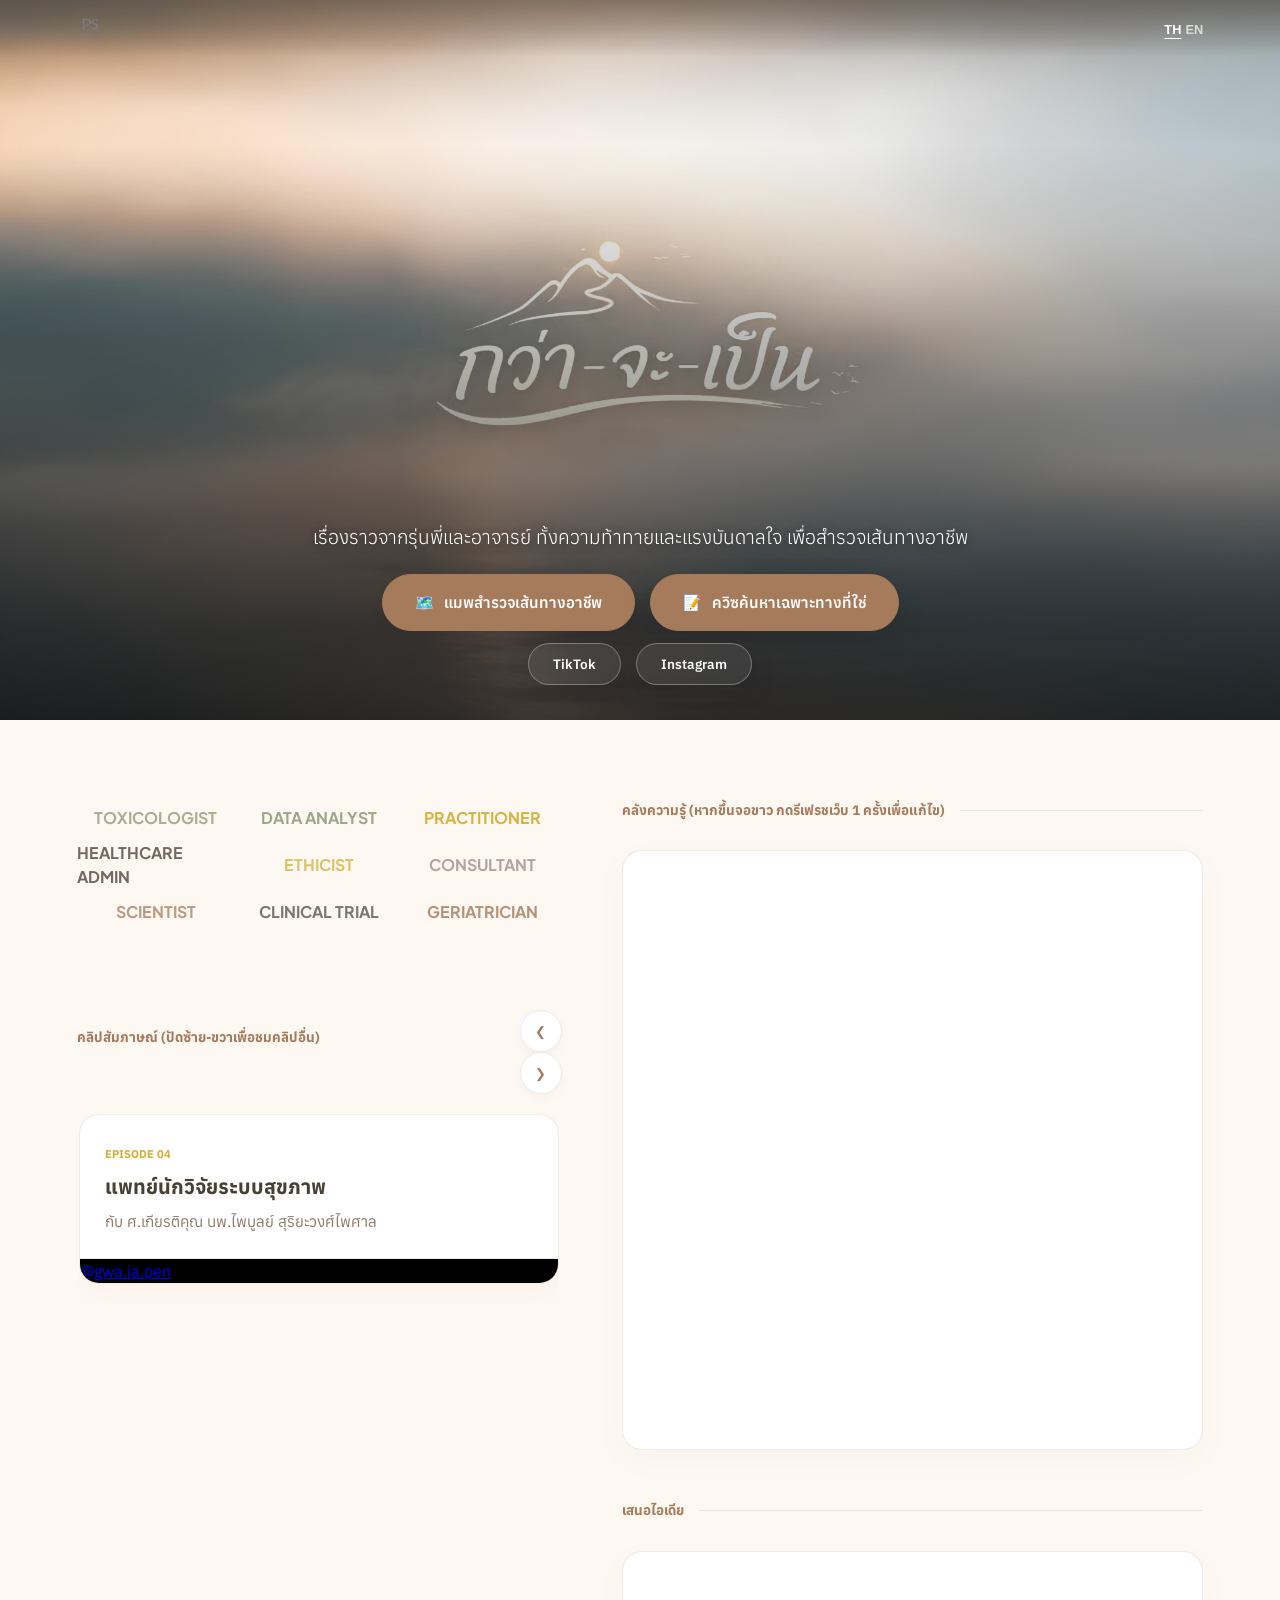
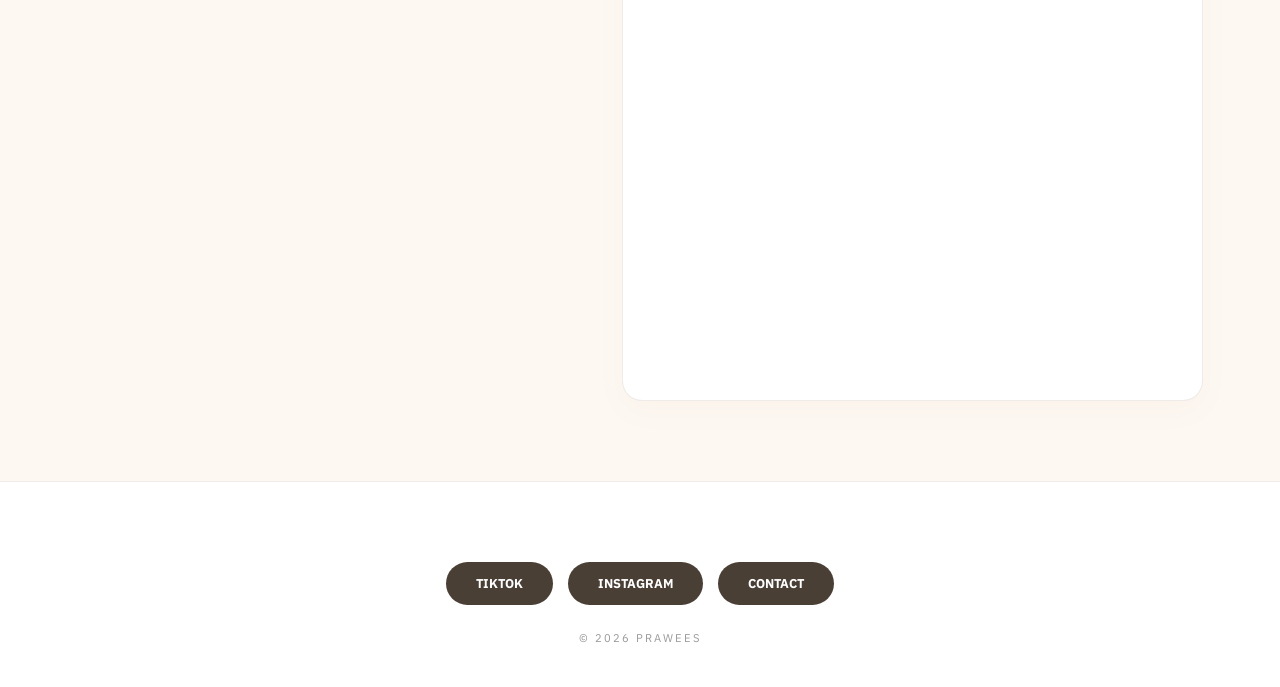
<file: gwajapen/index.html>
<!DOCTYPE html>
<html lang="th">
<head>
    <meta charset="UTF-8">
    <meta name="viewport" content="width=device-width, initial-scale=1.0">
    <title>กว่า-จะ-เป็น | Gwa-Ja-Pen Series</title>
    <link rel="icon" href="data:image/svg+xml,<svg xmlns=%22http://www.w3.org/2000/svg%22 viewBox=%220 0 100 100%22><text y=%22.9em%22 font-size=%2290%22>⛰️</text></svg>">
    <link href="https://fonts.googleapis.com/css2?family=Plus+Jakarta+Sans:wght@200;400;600;700&family=Anuphan:wght@200;400;600;700&display=swap" rel="stylesheet">
    <style>
        :root { 
            /* --- EARTH TONE THEME --- */
            --bg-color: #FDF8F2; /* Creamy beige */
            --surface-color: #FFFFFF;
            --text-main: #4A3F35; /* Deep brown */
            --text-muted: #8C7A6B; 
            --border-color: rgba(140, 122, 107, 0.15); 
            --accent-primary: #A67B5B; /* Terracotta brown */
            --accent-gold: #D4AF37;
        }
        
        * { margin: 0; padding: 0; box-sizing: border-box; }
        
        body { 
            background-color: var(--bg-color); 
            color: var(--text-main); 
            font-family: 'Anuphan', 'Plus Jakarta Sans', sans-serif; 
            line-height: 1.5; 
            overflow-x: hidden;
            -webkit-font-smoothing: antialiased;
        }

        /* --- NAVIGATION --- */
        nav.top-bar {
            position: fixed; top: 0; left: 0; width: 100%;
            padding: 15px 6vw; display: flex; justify-content: space-between; align-items: center;
            z-index: 100; color: white;
            background: linear-gradient(to bottom, rgba(74, 63, 53, 0.5) 0%, transparent 100%);
        }
        .back-link { display: flex; align-items: center; transition: 0.3s; }
        .site-logo { height: 26px; width: auto; filter: brightness(1.5); }
        
        .lang-switcher button { 
            background: transparent; border: none; font-size: 0.8rem; 
            font-weight: 600; color: inherit; cursor: pointer; opacity: 0.7; transition: 0.3s;
        }
        .lang-switcher button.active { opacity: 1; text-decoration: underline; text-underline-offset: 4px; }

        /* --- HERO SECTION REPOSITIONED --- */
        .hero { 
            position: relative; 
            width: 100%; 
            height: 80vh; 
            min-height: 600px; 
            display: flex; 
            justify-content: center; 
            align-items: flex-end; 
            overflow: hidden; 
            padding-bottom: 35px; /* Pushed lower to clear the center banner */
        }
        .hero-banner-img { 
            position: absolute; 
            top: 0; left: 0; 
            width: 100%; 
            height: 100%; 
            object-fit: cover; 
            object-position: center 35%;
            z-index: -1; 
        }
        .hero-overlay { 
            position: absolute; top: 0; left: 0; width: 100%; height: 100%; 
            background: linear-gradient(to bottom, transparent 20%, rgba(0,0,0,0.3) 50%, rgba(0,0,0,0.75) 100%); 
            z-index: 0; 
        }
        .hero-content { position: relative; z-index: 1; text-align: center; color: white; max-width: 900px; padding: 0 24px; }
        
        .hero-subtitle { font-size: 1.2rem; font-weight: 300; line-height: 1.7; text-shadow: 0 2px 10px rgba(0,0,0,0.5); margin-bottom: 20px; }

        /* HERO BUTTONS GROUP */
        .hero-actions-container { display: flex; flex-direction: column; gap: 12px; }
        .hero-btns { display: flex; justify-content: center; gap: 15px; flex-wrap: wrap; }
        
        .hero-btn {
            display: inline-flex; align-items: center; gap: 10px;
            background: rgba(255, 255, 255, 0.15);
            border: 1px solid rgba(255, 255, 255, 0.3);
            color: white; text-decoration: none;
            padding: 16px 32px; border-radius: 50px;
            font-weight: 600; font-size: 0.95rem; letter-spacing: 1px;
            backdrop-filter: blur(15px); -webkit-backdrop-filter: blur(15px);
            transition: all 0.4s cubic-bezier(0.16, 1, 0.3, 1);
            box-shadow: 0 10px 30px rgba(0,0,0,0.1);
        }
        .hero-btn:hover {
            background: white; color: var(--text-main);
            transform: translateY(-5px);
            box-shadow: 0 15px 40px rgba(255,255,255,0.2);
        }
        .hero-btn.primary { background: var(--accent-primary); border-color: var(--accent-primary); }
        .hero-btn.primary:hover { background: white; color: var(--accent-primary); }
        
        /* Smaller secondary social buttons */
        .hero-btn.social-btn { padding: 10px 24px; font-size: 0.85rem; background: rgba(255, 255, 255, 0.08); }

        /* --- CONTENT SECTIONS --- */
        .section-container { max-width: 1300px; margin: 0 auto; padding: 80px 6vw; }

        .aesthetic-heading { 
            font-size: 0.85rem; font-weight: 700; color: var(--accent-primary); 
            text-transform: uppercase; letter-spacing: 3px; margin-bottom: 30px; 
            display: flex; align-items: center; gap: 15px; white-space: nowrap; 
        }
        .aesthetic-heading::after { content: ''; height: 1px; background: var(--border-color); flex: 1; }
        
        .wordcloud-container { display: grid; grid-template-columns: repeat(3, 1fr); grid-template-rows: repeat(3, 1fr); width: 100%; height: 130px; gap: 5px; align-items: center; justify-items: center; margin-bottom: 30px; overflow: hidden; }
        .cloud-word { font-family: 'Plus Jakarta Sans', sans-serif; font-weight: 700; text-transform: uppercase; letter-spacing: 1px; transition: opacity 1s, color 0.4s, transform 0.4s; opacity: 0; }
        
        /* --- CARDS & INTERACTION --- */
        #interview-section { scroll-margin-top: 100px; } /* Anchor jump offset fix */

        .video-header-controls { display: flex; justify-content: space-between; align-items: center; margin-bottom: 20px; }
        .carousel-btn { 
            background: white; border: 1px solid var(--border-color); width: 42px; height: 42px; border-radius: 50%; 
            display: flex; justify-content: center; align-items: center; cursor: pointer; transition: 0.3s; 
            color: var(--accent-primary); box-shadow: 0 4px 10px rgba(166, 123, 91, 0.05);
        }
        .carousel-btn:hover { border-color: var(--accent-primary); transform: scale(1.05); }

        .video-grid-container { width: 100%; overflow: hidden; margin: 0 auto; max-width: 480px; }
        .video-grid { display: flex; overflow-x: auto; scroll-snap-type: x mandatory; scroll-behavior: smooth; gap: 20px; padding-bottom: 20px; scrollbar-width: none; }
        
        .video-card { 
            background: white; border-radius: 20px; overflow: hidden; display: flex; flex-direction: column; 
            border: 1px solid var(--border-color); min-width: 100%; scroll-snap-align: center;
            box-shadow: 0 10px 30px rgba(166, 123, 91, 0.04);
        }
        .video-info-top { padding: 25px; border-bottom: 1px solid var(--border-color); }
        .video-tag { font-size: 0.7rem; color: var(--accent-gold); font-weight: 700; letter-spacing: 1px; }
        .video-title { font-size: 1.25rem; font-weight: 700; margin: 8px 0; color: var(--text-main); }
        .video-desc { font-size: 0.95rem; color: var(--text-muted); }
        .video-embed-wrapper { width: 100%; background-color: #000; display: flex; justify-content: center; overflow: hidden; }

        .notion-container { width: 100%; height: 600px; border-radius: 20px; overflow: hidden; border: 1px solid var(--border-color); background: white; position: relative; box-shadow: 0 10px 30px rgba(166, 123, 91, 0.04); }
        .form-container { width: 100%; border-radius: 20px; overflow: hidden; border: 1px solid var(--border-color); background: white; height: 450px; box-shadow: 0 10px 30px rgba(166, 123, 91, 0.04); }
        
        .footer-contact { text-align: center; padding: 80px 20px 40px; border-top: 1px solid var(--border-color); background: white; }
        .footer-links { display: flex; justify-content: center; gap: 15px; margin-bottom: 25px; flex-wrap: wrap; }
        .footer-links a { 
            background-color: var(--text-main); color: white; text-decoration: none; font-size: 0.8rem; 
            font-weight: 700; padding: 12px 30px; border-radius: 30px; transition: 0.3s; 
        }
        .footer-links a:hover { background: var(--accent-primary); transform: translateY(-3px); }
        
        body.lang-th .hero-btn, body.lang-th .aesthetic-heading, body.lang-th .cloud-word, body.lang-th .video-tag, body.lang-th .footer-links a { letter-spacing: normal !important; }

        @media (min-width: 1024px) { .main-layout { display: grid; grid-template-columns: minmax(0, 1fr) minmax(0, 1.2fr); gap: 60px; align-items: start; } .col-left, .col-right { display: flex; flex-direction: column; gap: 50px; } }
        
        /* --- HALF DESKTOP RESPONSIVE FIX --- */
        @media (max-width: 1200px) {
            .hero { height: 70vh; min-height: 400px; }
            .hero-subtitle { font-size: 1rem; margin-bottom: 20px; }
            .hero-btn { padding: 12px 24px; font-size: 0.85rem; }
        }
        
        /* --- MOBILE RESPONSIVE FIX --- */
        @media (max-width: 1023px) { 
            .hero { 
                height: 85vh;
                padding-bottom: 20px;
            } 
            .hero-banner-img { 
                object-position: center 15%;
            }
            .hero-actions-container { gap: 10px; }
            .hero-btns { gap: 10px; }
            
            .hero-btn { padding: 14px 20px; font-size: 0.85rem; width: 100%; max-width: 320px; justify-content: center; }
            
            /* Put social buttons side-by-side on mobile to save vertical space */
            .hero-btns.social-row { flex-wrap: nowrap; max-width: 320px; margin: 0 auto; }
            .hero-btns.social-row .social-btn { width: 50%; padding: 12px; }
            
            .main-layout { display: flex; flex-direction: column; gap: 40px; } 
            .col-left, .col-right { display: contents; } 
            .aesthetic-heading { white-space: normal; line-height: 1.4; } 
        }
    </style>
</head>
<body class="lang-th">
    <nav class="top-bar">
        <a href="https://prawees.com" class="back-link"><img src="logo.png" alt="Logo" class="site-logo" onerror="this.onerror=null; this.src='../logo.png'"></a>
        <div class="lang-switcher">
            <button onclick="setLanguage('th')" id="btn-th" class="active">TH</button>
            <button onclick="setLanguage('en')" id="btn-en">EN</button>
        </div>
    </nav>

    <section class="hero">
        <img src="banner.jpg" alt="Banner" class="hero-banner-img" onerror="this.onerror=null; this.src='../banner.jpg'">
        <div class="hero-overlay"></div>
        <div class="hero-content">
            <p class="hero-subtitle" data-th="เรื่องราวจากรุ่นพี่และอาจารย์ ทั้งความท้าทายและแรงบันดาลใจ เพื่อสำรวจเส้นทางอาชีพ" data-en="Seniors' untold stories, hidden challenges, and unfiltered inspirations.">เรื่องราวจากรุ่นพี่และอาจารย์ ทั้งความท้าทายและแรงบันดาลใจ เพื่อสำรวจเส้นทางอาชีพ</p>
            
            <div class="hero-actions-container">
                <div class="hero-btns">
                    <a href="explorer/index.html" class="hero-btn primary">
                        <span class="icon">🗺️</span>
                        <span data-th="แมพสำรวจเส้นทางอาชีพ" data-en="Open Career Explorer">แมพสำรวจเส้นทางอาชีพ</span>
                    </a>
                    <a href="https://gwajapen.prawees.com/quiz" target="_blank" class="hero-btn primary">
                        <span class="icon">📝</span>
                        <span data-th="ควิซค้นหาเฉพาะทางที่ใช่" data-en="Specialty Match Quiz">ควิซค้นหาเฉพาะทางที่ใช่</span>
                    </a>
                </div>
                <div class="hero-btns social-row">
                    <a href="https://www.tiktok.com/@gwa.ja.pen" target="_blank" class="hero-btn social-btn">
                        <span>TikTok</span>
                    </a>
                    <a href="https://www.instagram.com/gwa.ja.pen" target="_blank" class="hero-btn social-btn">
                        <span>Instagram</span>
                    </a>
                </div>
            </div>
            
        </div>
    </section>

    <section class="section-container">
        <div class="main-layout">
            <div class="col-left">
                <div class="wordcloud-section"><div class="wordcloud-container" id="wordcloud"></div></div>
                <div class="video-section" id="interview-section"> <div class="video-header-controls">
                        <div class="aesthetic-heading" data-th="คลิปสัมภาษณ์ (ปัดซ้าย-ขวาเพื่อชมคลิปอื่น)" data-en="Video Series">คลิปสัมภาษณ์ (ปัดซ้าย-ขวาเพื่อชมคลิปอื่น)</div>
                        <div class="carousel-controls"><button class="carousel-btn" onclick="scrollSlider(-1)">❮</button><button class="carousel-btn" onclick="scrollSlider(1)">❯</button></div>
                    </div>
                    <div class="video-grid-container"><div class="video-grid" id="video-container"></div></div>
                </div>
            </div>

            <div class="col-right">
                <div class="database-section">
                    <div class="aesthetic-heading" data-th="คลังความรู้ (หากขึ้นจอขาว กดรีเฟรชเว็บ 1 ครั้งเพื่อแก้ไข)" data-en="Resources">คลังความรู้ (หากขึ้นจอขาว กดรีเฟรชเว็บ 1 ครั้งเพื่อแก้ไข)</div>
                    <div class="notion-container"><iframe src="https://prawees.notion.site/ebd//322dc7f179b780088c0ecb2d72d4ca14?v=322dc7f179b78092858a000c56d39fe8" style="width:100%; height:100%; border:0;" allowfullscreen></iframe></div>
                </div>
                <div class="suggestion-section">
                    <div class="aesthetic-heading" data-th="เสนอไอเดีย" data-en="Suggestions">เสนอไอเดีย</div>
                    <div class="form-container"><iframe src="https://docs.google.com/forms/d/e/1FAIpQLSezSz78qealQCFtfAmiVp32U7kuRzK06kTeqyzRe0d49jC6Gw/viewform?embedded=true" style="width:100%; height:100%; border:0;" allowfullscreen>Loading…</iframe></div>
                </div>
            </div>
        </div>
    </section>

    <footer class="footer-contact">
        <div class="footer-links">
            <a href="https://www.tiktok.com/@gwa.ja.pen" target="_blank">TIKTOK</a>
            <a href="https://www.instagram.com/gwa.ja.pen" target="_blank">INSTAGRAM</a>
            <a href="mailto:prawee.sin@gmail.com">CONTACT</a>
        </div>
        <div class="footer-copyright" style="font-size: 0.7rem; color: #999; letter-spacing: 2px;">© 2026 PRAWEES</div>
    </footer>

    <script>
        const medicalWords = ["Neurologist", "Innovator", "Cardiologist", "Entrepreneur", "Surgeon", "Scientist", "Psychiatrist", "Consultant", "Pediatrician", "Researcher", "Radiologist", "Educator", "Oncologist", "Leader", "Dermatologist", "Visionary", "Ophthalmologist", "Advocate", "Anesthesiologist", "Developer", "Pathologist", "Creator", "Practitioner", "Data Analyst", "Policy Maker", "Orthopedist", "Gynecologist", "Urologist", "Endocrinologist", "Gastroenterologist", "Nephrologist", "Pulmonologist", "Rheumatologist", "Hematologist", "Immunologist", "Allergist", "Geriatrician", "Sports Med", "Medical Illustrator", "Health Economist", "Clinical Trial", "Bioinformatician", "Medical Writer", "Epidemiologist", "Public Health", "Telemedicine", "Genomic Counselor", "Medical Device", "Health IT", "Global Health", "Nutritionist", "Rehabilitation", "Pharmacist", "Geneticist", "Toxicologist", "Audiologist", "Occupational Therapist", "Physical Therapist", "Healthcare Admin", "Ethicist"];
        const colors = ['#A67B5B', '#4A3F35', '#8C7A6B', '#D4AF37', '#B2533E', '#7D8F69'];
        function initWordCloud() { const container = document.getElementById('wordcloud'); const shuffled = medicalWords.sort(() => 0.5 - Math.random()); for(let i=0; i<9; i++) { const span = document.createElement('span'); span.className = 'cloud-word'; span.style.fontSize = `clamp(0.6rem, 1.8vw, 1rem)`; span.style.color = colors[Math.floor(Math.random() * colors.length)]; span.innerText = shuffled[i]; container.appendChild(span); setTimeout(() => { span.style.opacity = (Math.random() * 0.4 + 0.6).toFixed(2); }, i * 150); setTimeout(() => { setInterval(() => { swapWord(span); }, 3500 + Math.random() * 4000); }, Math.random() * 2500); } }
        function swapWord(element) { element.style.opacity = 0; setTimeout(() => { element.innerText = medicalWords[Math.floor(Math.random() * medicalWords.length)]; element.style.color = colors[Math.floor(Math.random() * colors.length)]; element.style.opacity = (Math.random() * 0.4 + 0.6).toFixed(2); }, 1000); }
        const database = { videos: [ { episode: "04", title_th: "แพทย์นักวิจัยระบบสุขภาพ", title_en: "Health Systems Researcher", desc_th: "กับ ศ.เกียรติคุณ นพ.ไพบูลย์ สุริยะวงศ์ไพศาล", desc_en: "with Prof.Paibul Suriyawongpaisal, M.D.", embed_code: `<blockquote class="tiktok-embed" cite="https://www.tiktok.com/@gwa.ja.pen/video/7615096735899192594" data-video-id="7615096735899192594" style="width: 100%; max-width: 605px; min-width: 280px;" > <section> <a target="_blank" title="@gwa.ja.pen" href="https://www.tiktok.com/@gwa.ja.pen?refer=embed">@gwa.ja.pen</a> </section> </blockquote>` }, { episode: "03", title_th: "อาจารย์แพทย์นิวโรเมด", title_en: "Neurology Attending", desc_th: "กับ อ.พญ.วันนิษา วงษ์พิพัฒน์พงษ์", desc_en: "with Wannisa Wongpipathpong, M.D.", embed_code: `<blockquote class="tiktok-embed" cite="https://www.tiktok.com/@gwa.ja.pen/video/7606275644078607634" data-video-id="7606275644078607634" style="width: 100%; max-width: 605px; min-width: 280px;" > <section> <a target="_blank" title="@gwa.ja.pen" href="https://www.tiktok.com/@gwa.ja.pen?refer=embed">@gwa.ja.pen</a> </section> </blockquote>` }, { episode: "02", title_th: "Resident กุมารฯ", title_en: "Pediatrics Resident", desc_th: "กับ พญ.จุฑามาศ วัฒน์ชัยพนา", desc_en: "with Juthamard Watchaipana, M.D.", embed_code: `<blockquote class="tiktok-embed" cite="https://www.tiktok.com/@gwa.ja.pen/video/7605593446358764808" data-video-id="7605593446358764808" style="width: 100%; max-width: 605px; min-width: 280px;" > <section> <a target="_blank" title="@gwa.ja.pen" href="https://www.tiktok.com/@gwa.ja.pen?refer=embed">@gwa.ja.pen</a> </section> </blockquote>` }, { episode: "01", title_th: "Resident ประสาทศัลยศาสตร์", title_en: "Neurosurgery Resident", desc_th: "กับ พญ.ธนพร เจริญงามเสมอ", desc_en: "with Tanaporn Jaroenngarmsamer, M.D.", embed_code: `<blockquote class="tiktok-embed" cite="https://www.tiktok.com/@gwa.ja.pen/video/7605159799625501959" data-video-id="7605159799625501959" style="width: 100%; max-width: 605px; min-width: 280px;"> <section> <a target="_blank" title="@gwa.ja.pen" href="https://www.tiktok.com/@gwa.ja.pen?refer=embed">@gwa.ja.pen</a> </section> </blockquote>` } ]};
        function renderVideos() { const container = document.getElementById('video-container'); container.innerHTML = database.videos.map((v) => ` <div class="video-card"> <div class="video-info-top"> <span class="video-tag">EPISODE ${v.episode}</span> <h3 class="video-title" data-th="${v.title_th}" data-en="${v.title_en}">${v.title_th}</h3> <p class="video-desc" data-th="${v.desc_th}" data-en="${v.desc_en}">${v.desc_th}</p> </div> <div class="video-embed-wrapper">${v.embed_code}</div> </div> `).join(''); const ttScript = document.createElement('script'); ttScript.src = 'https://www.tiktok.com/embed.js'; ttScript.async = true; document.body.appendChild(ttScript); }
        function scrollSlider(direction) { const container = document.getElementById('video-container'); const cardWidth = container.querySelector('.video-card').offsetWidth + 20; container.scrollBy({ left: direction * cardWidth, behavior: 'smooth' }); }
        function setLanguage(lang) { document.body.className = `lang-${lang}`; document.getElementById('btn-th').classList.toggle('active', lang === 'th'); document.getElementById('btn-en').classList.toggle('active', lang === 'en'); document.querySelectorAll('[data-th]').forEach(el => { el.textContent = lang === 'th' ? el.getAttribute('data-th') : el.getAttribute('data-en'); }); }
        window.onload = () => { 
            initWordCloud(); 
            renderVideos(); 
            setLanguage('th'); 

            // --- NEW: Auto-scroll to specific episode if linked from Explorer ---
            const urlParams = new URLSearchParams(window.location.search);
            const targetEp = urlParams.get('ep');
            
            if (targetEp) {
                // We use a short timeout to let the page finish its vertical jump to the #hash first
                setTimeout(() => {
                    const container = document.getElementById('video-container');
                    // Find the index of the requested episode
                    const epIndex = database.videos.findIndex(v => v.episode === targetEp);
                    
                    if (epIndex !== -1) {
                        const cardWidth = container.querySelector('.video-card').offsetWidth + 20; // Card width + gap
                        container.scrollTo({ left: epIndex * cardWidth, behavior: 'smooth' });
                    }
                }, 500);
            }
        };
    </script>
</body>
</html>
</file>
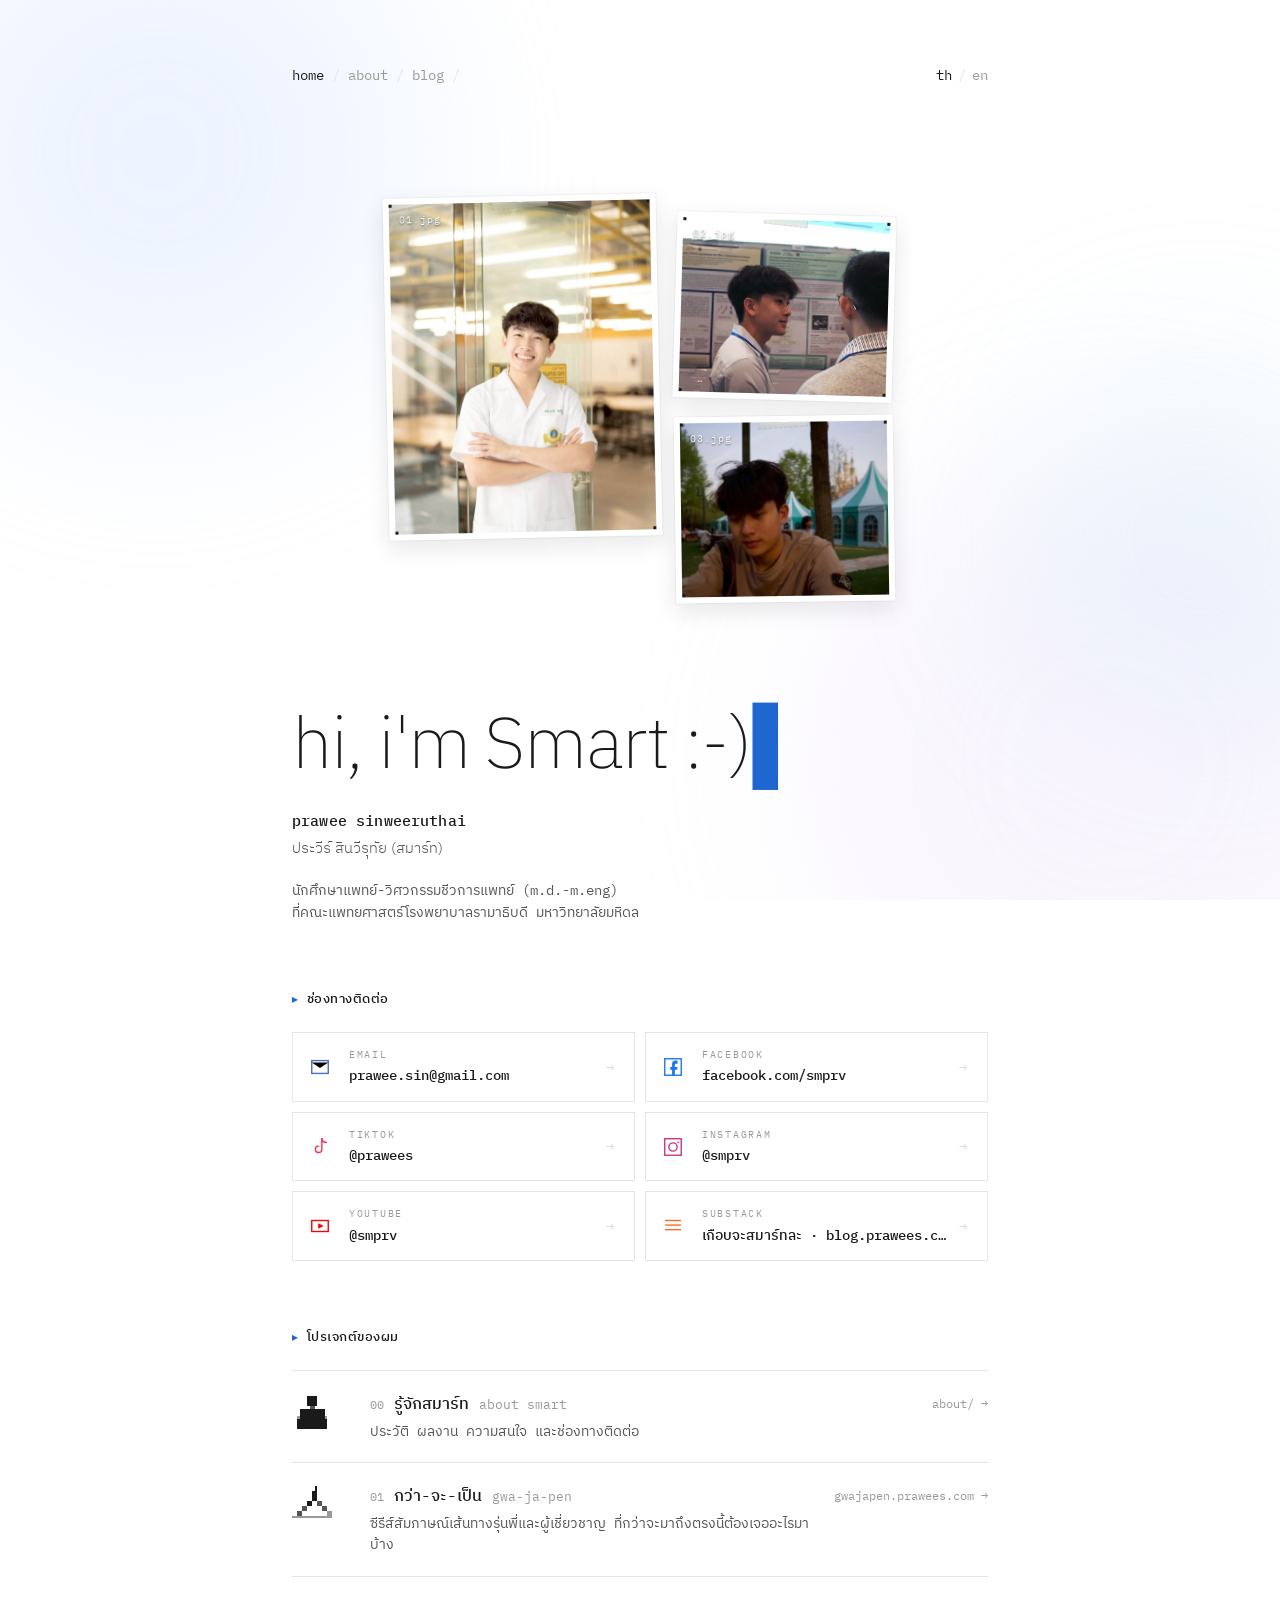
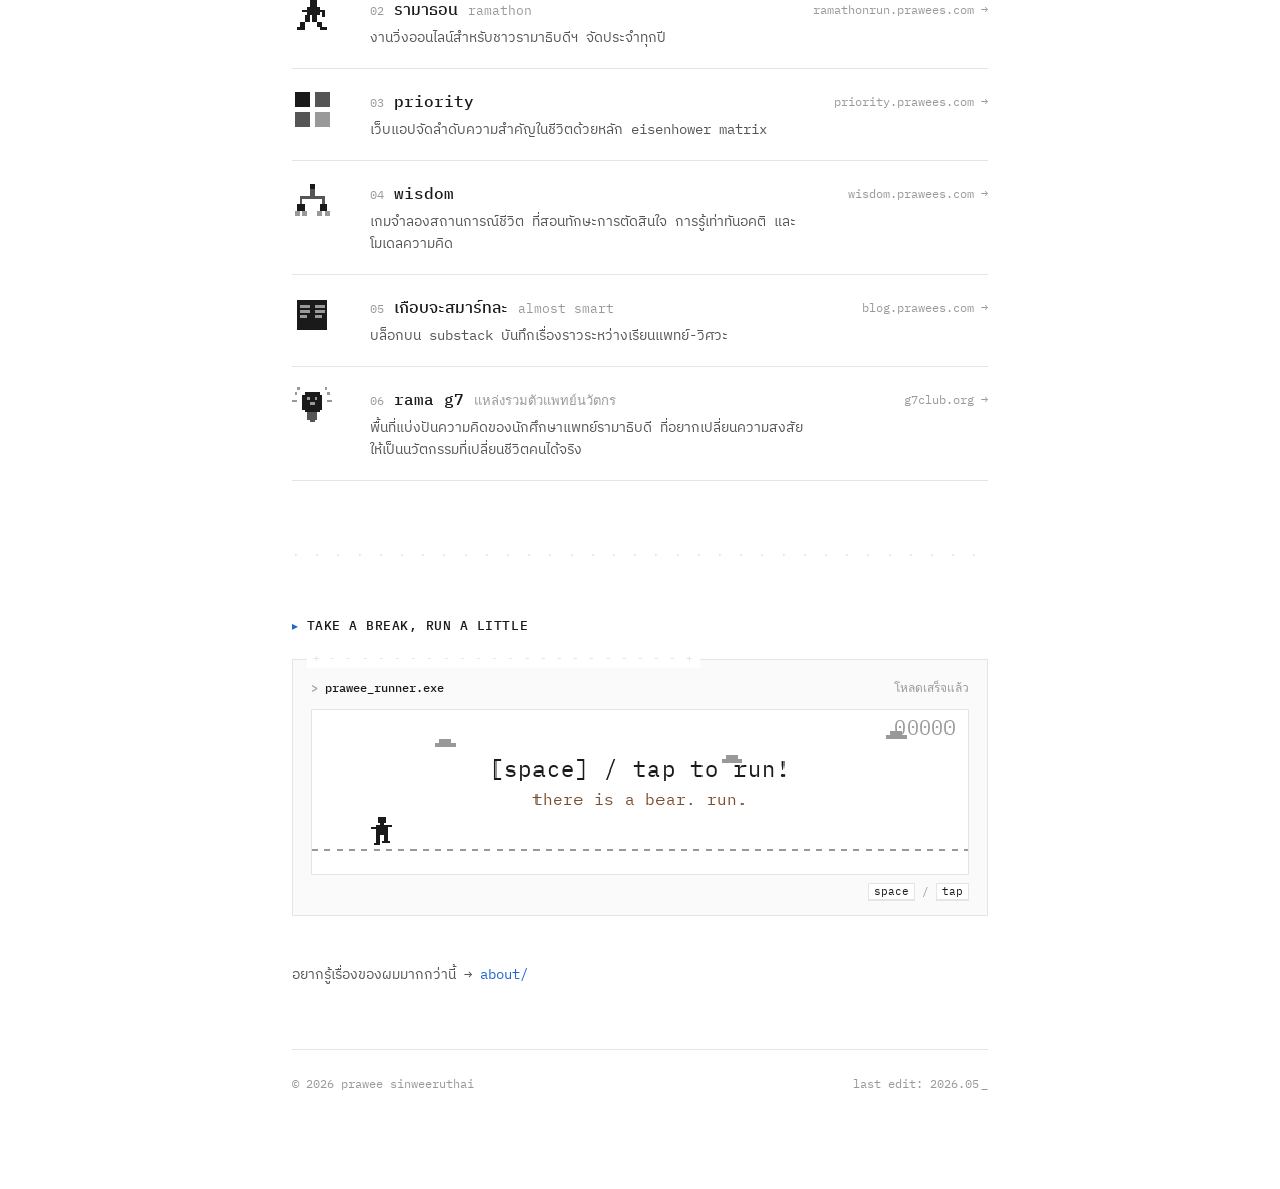
<file: Prawees.com New Design/index.html>
<!DOCTYPE html>
<html lang="th">
<head>
  <meta charset="UTF-8">
  <meta name="viewport" content="width=device-width, initial-scale=1.0">
  <title>prawee sinweeruthai / ประวีร์ สินวีรุทัย</title>
  <meta name="description" content="prawee sinweeruthai (smart). m.d.-m.eng student, ramathibodi mahidol.">
  <link rel="icon" type="image/png" href="assets/favicon.png">

  <link rel="preconnect" href="https://fonts.googleapis.com">
  <link rel="preconnect" href="https://fonts.gstatic.com" crossorigin>
  <link href="https://fonts.googleapis.com/css2?family=IBM+Plex+Mono:ital,wght@0,300;0,400;0,500;1,400&family=IBM+Plex+Sans:wght@200;300;400;500&family=IBM+Plex+Sans+Thai:wght@200;300;400;500&family=IBM+Plex+Sans+Thai+Looped:wght@300;400&display=swap" rel="stylesheet">

  <style>
    :root {
      --bg:        #FFFFFF;
      --ink:       #1A1A1A;
      --ink-mid:   #555555;
      --ink-muted: #999999;
      --rule:      #E5E5E5;
      --rule-soft: #F2F2F2;
      --link:      #1E66D0;
      --link-hov:  #0048A3;
    }

    *, *::before, *::after { margin: 0; padding: 0; box-sizing: border-box; }
    html { scroll-behavior: smooth; }

    body {
      background: var(--bg);
      color: var(--ink);
      font-family: 'IBM Plex Mono', 'IBM Plex Sans Thai', monospace;
      font-weight: 400;
      font-size: 15px;
      line-height: 1.6;
      -webkit-font-smoothing: antialiased;
      position: relative;
      overflow-x: hidden;
    }

    /* ── AMBIENT BG BLOBS ── */
    .ambient {
      position: fixed;
      inset: 0;
      z-index: -1;
      pointer-events: none;
      overflow: hidden;
    }
    .blob {
      position: absolute;
      border-radius: 50%;
      filter: blur(90px);
      opacity: 0.35;
      will-change: transform;
    }
    .blob-1 {
      width: 520px; height: 520px;
      background: #CFE0FF;
      top: -12%; left: -8%;
      animation: float-a 18s ease-in-out infinite alternate;
    }
    .blob-2 {
      width: 600px; height: 600px;
      background: #E8DCFA;
      bottom: -18%; right: -10%;
      animation: float-b 22s ease-in-out infinite alternate;
      animation-delay: -6s;
      opacity: 0.28;
    }
    .blob-3 {
      width: 360px; height: 360px;
      background: #BFE0F5;
      top: 40%; right: -8%;
      animation: float-a 26s ease-in-out infinite alternate;
      animation-delay: -12s;
      opacity: 0.22;
    }
    @keyframes float-a {
      0%   { transform: translate(0, 0) scale(1); }
      100% { transform: translate(80px, 60px) scale(1.08); }
    }
    @keyframes float-b {
      0%   { transform: translate(0, 0) scale(1); }
      100% { transform: translate(-60px, -40px) scale(1.05); }
    }

    /* ── REVEAL ON SCROLL ── */
    [data-reveal] {
      opacity: 0;
      transform: translateY(20px);
      transition: opacity 0.7s cubic-bezier(0.16,1,0.3,1), transform 0.7s cubic-bezier(0.16,1,0.3,1);
      transition-delay: var(--rd, 0ms);
    }
    [data-reveal].in {
      opacity: 1;
      transform: translateY(0);
    }

    a { color: var(--link); text-decoration: none; transition: color 0.15s; }
    a:hover { color: var(--link-hov); }

    /* ── PAGE WRAP ── */
    .wrap {
      max-width: 760px;
      margin: 0 auto;
      padding: 64px 32px 96px;
    }

    /* ── TOP: BREADCRUMB + LANG ── */
    .topbar {
      display: flex;
      justify-content: space-between;
      align-items: center;
      margin-bottom: 96px;
      font-family: 'IBM Plex Mono', monospace;
      font-size: 14px;
    }

    .crumbs { display: flex; align-items: center; gap: 8px; color: var(--ink-muted); }
    .crumbs a { color: var(--ink-muted); }
    .crumbs a:hover { color: var(--ink); }
    .crumbs .here { color: var(--ink); }
    .crumbs .slash { color: var(--rule); }

    .lang { display: flex; align-items: center; gap: 6px; }
    .lang button {
      background: none;
      border: none;
      font-family: inherit;
      font-size: 14px;
      color: var(--ink-muted);
      cursor: pointer;
      padding: 0;
    }
    .lang button:hover { color: var(--ink); }
    .lang button.active { color: var(--ink); }
    .lang .slash { color: var(--rule); }

    /* ── HERO ── */
    .hero { margin-bottom: 64px; }

    .hero-greeting {
      font-family: 'IBM Plex Sans', 'IBM Plex Sans Thai', sans-serif;
      font-weight: 200;
      font-size: clamp(40px, 6.5vw, 72px);
      line-height: 1.05;
      letter-spacing: -0.02em;
      color: var(--ink);
      margin-bottom: 18px;
      min-height: 1.2em;
    }

    .hero-name {
      font-family: 'IBM Plex Mono', 'IBM Plex Sans Thai', monospace;
      font-weight: 500;
      font-size: 15px;
      color: var(--ink);
      margin-bottom: 4px;
      letter-spacing: 0.01em;
    }
    .hero-name-th {
      font-family: 'IBM Plex Sans Thai', 'IBM Plex Sans', sans-serif;
      font-weight: 300;
      font-size: 15px;
      color: var(--ink-mid);
      margin-bottom: 18px;
    }

    .hero-role {
      font-family: 'IBM Plex Mono', 'IBM Plex Sans Thai', monospace;
      font-size: 14px;
      color: var(--ink-mid);
      line-height: 1.6;
      max-width: 55ch;
      white-space: pre-line;
    }

    /* ── COMMENT / SECTION LABEL ── */
    .comment {
      display: inline-flex;
      align-items: center;
      gap: 8px;
      font-family: 'IBM Plex Mono', 'IBM Plex Sans Thai', monospace;
      font-size: 13px;
      font-weight: 500;
      color: var(--ink);
      margin-bottom: 22px;
      letter-spacing: 0.04em;
      text-transform: uppercase;
    }
    .comment::before {
      content: '▸';
      color: var(--link);
      font-size: 12px;
      transform: translateY(-1px);
    }

    /* ── LINKS BLOCK (social/elsewhere on the web) ── */
    .link-list {
      display: grid;
      grid-template-columns: 1fr 1fr;
      gap: 10px;
      margin-bottom: 64px;
    }

    .link-row {
      display: grid;
      grid-template-columns: 26px 1fr auto;
      align-items: center;
      gap: 14px;
      padding: 14px 16px;
      border: 1px solid var(--rule);
      background: rgba(255,255,255,0.55);
      backdrop-filter: blur(8px);
      -webkit-backdrop-filter: blur(8px);
      text-decoration: none;
      position: relative;
      overflow: hidden;
      cursor: pointer;
      transition: transform 0.3s cubic-bezier(0.16,1,0.3,1),
                  border-color 0.3s,
                  box-shadow 0.3s;
    }
    .link-row.full { grid-column: 1 / -1; }
    .link-row::before {
      content: '';
      position: absolute;
      inset: 0;
      background: var(--brand, var(--link));
      opacity: 0;
      transition: opacity 0.3s;
      pointer-events: none;
    }
    .link-row:hover::before { opacity: 0.07; }
    .link-row:hover {
      border-color: var(--brand, var(--link));
      transform: translateY(-3px);
      box-shadow: 0 10px 22px rgba(20,20,30,0.08);
    }
    .link-row .ico {
      width: 22px;
      height: 22px;
      flex-shrink: 0;
      position: relative;
      z-index: 1;
    }
    .link-row .ico path,
    .link-row .ico rect,
    .link-row .ico circle,
    .link-row .ico polygon,
    .link-row .ico line {
      stroke: var(--brand, var(--link));
      fill: none;
      stroke-width: 1.5;
      stroke-linecap: square;
      stroke-linejoin: miter;
      transition: stroke 0.15s;
    }
    .link-row .ico .filled {
      fill: var(--brand, var(--link));
      stroke: none;
    }
    .link-body {
      min-width: 0;
      position: relative;
      z-index: 1;
    }
    .link-platform {
      font-family: 'IBM Plex Mono', monospace;
      font-size: 9.5px;
      letter-spacing: 0.18em;
      text-transform: uppercase;
      color: var(--ink-muted);
      margin-bottom: 2px;
      transition: color 0.25s;
    }
    .link-row:hover .link-platform { color: var(--brand, var(--link)); }
    .link-handle {
      font-family: 'IBM Plex Mono', 'IBM Plex Sans Thai', monospace;
      font-size: 14px;
      color: var(--ink);
      font-weight: 500;
      white-space: nowrap;
      overflow: hidden;
      text-overflow: ellipsis;
    }
    .link-arrow {
      font-family: 'IBM Plex Mono', monospace;
      font-size: 14px;
      color: var(--ink-muted);
      opacity: 0.35;
      transform: translateX(-4px);
      transition: opacity 0.25s, transform 0.25s, color 0.25s;
      position: relative;
      z-index: 1;
    }
    .link-row:hover .link-arrow {
      opacity: 1;
      transform: translateX(0);
      color: var(--brand, var(--link));
    }
    /* platform brand colors */
    .link-row.em { --brand: #4A6FB8; }
    .link-row.fb { --brand: #1877F2; }
    .link-row.tt { --brand: #FE2C55; }
    .link-row.ig { --brand: #C13584; }
    .link-row.yt { --brand: #FF0000; }
    .link-row.ss { --brand: #FF6719; }
    .link-row .meta {
      color: var(--ink-muted);
      font-size: 13px;
      margin-left: 8px;
    }

    /* ── PROJECTS ── */
    .projects {
      display: flex;
      flex-direction: column;
      gap: 0;
      margin-bottom: 64px;
    }

    .proj {
      display: grid;
      grid-template-columns: 56px 1fr auto;
      gap: 0 22px;
      padding: 20px 0;
      border-top: 1px solid var(--rule);
      align-items: start;
    }
    .proj:last-child { border-bottom: 1px solid var(--rule); }

    /* pixel-art icon container */
    .pixel-icon {
      width: 40px;
      height: 40px;
      display: block;
      shape-rendering: crispEdges;
    }
    .pixel-icon rect.px { fill: var(--ink); }
    .pixel-icon rect.px-mid { fill: var(--ink-mid); }
    .pixel-icon rect.px-soft { fill: var(--ink-muted); }
    .proj:hover .pixel-icon rect.px { fill: var(--link); }
    .proj:hover .pixel-icon rect.px-mid { fill: var(--link); opacity: 0.65; }
    .proj:hover .pixel-icon rect.px-soft { fill: var(--link); opacity: 0.35; }

    .proj-body {}

    .proj-titlebar {
      display: flex;
      align-items: baseline;
      gap: 10px;
      margin-bottom: 4px;
      flex-wrap: wrap;
    }

    .proj-num {
      font-family: 'IBM Plex Mono', monospace;
      font-size: 12px;
      color: var(--ink-muted);
    }

    .proj-title {
      font-family: 'IBM Plex Mono', 'IBM Plex Sans Thai', monospace;
      font-size: 16px;
      font-weight: 500;
      color: var(--ink);
    }
    .proj:hover .proj-title { color: var(--link); }
    .proj-title-en {
      font-family: 'IBM Plex Mono', monospace;
      font-size: 13px;
      color: var(--ink-muted);
      font-weight: 400;
    }

    .proj-desc {
      font-family: 'IBM Plex Mono', 'IBM Plex Sans Thai', monospace;
      font-size: 13.5px;
      color: var(--ink-mid);
      line-height: 1.6;
      max-width: 55ch;
    }

    .proj-url {
      font-family: 'IBM Plex Mono', monospace;
      font-size: 12px;
      color: var(--ink-muted);
      text-align: right;
      padding-top: 3px;
      white-space: nowrap;
    }
    .proj:hover .proj-url { color: var(--link); }

    /* ── ASCII DIVIDER ── */
    .ascii-rule {
      font-family: 'IBM Plex Mono', monospace;
      font-size: 13px;
      color: var(--rule);
      letter-spacing: 0.2em;
      overflow: hidden;
      white-space: nowrap;
      margin: 48px 0;
      user-select: none;
    }

    /* ── PORTRAIT SCRAPBOOK (editorial, asymmetric) ── */
    .scrapbook {
      display: grid;
      grid-template-columns: 1.25fr 1fr;
      grid-template-rows: auto auto;
      gap: 16px;
      width: 100%;
      max-width: 540px;
      margin: 8px auto 88px;
      padding: 14px 16px;
    }
    .sb-frame {
      position: relative;
      background: #FFFFFF;
      border: 6px solid #FFFFFF;
      box-shadow: 0 8px 22px rgba(20,20,30,0.10),
                  0 0 0 1px rgba(20,20,30,0.04);
      overflow: hidden;
      transition: transform 0.45s cubic-bezier(0.16,1,0.3,1),
                  box-shadow 0.45s,
                  z-index 0s 0.4s;
      cursor: pointer;
      will-change: transform;
    }
    .sb-frame img {
      width: 100%;
      height: 100%;
      object-fit: cover;
      display: block;
      transition: transform 1.1s cubic-bezier(0.16,1,0.3,1);
    }
    .sb-frame:hover {
      transform: rotate(0deg) translateY(-4px) scale(1.025) !important;
      box-shadow: 0 18px 34px rgba(20,20,30,0.18),
                  0 0 0 1px rgba(20,20,30,0.06);
      z-index: 20;
      transition: transform 0.4s cubic-bezier(0.16,1,0.3,1),
                  box-shadow 0.4s,
                  z-index 0s;
    }
    .sb-frame:hover img { transform: scale(1.05); }

    /* Photo 1 — large left, slight tilt left */
    .sb-a {
      grid-column: 1;
      grid-row: 1 / 3;
      aspect-ratio: 4/5;
      transform: rotate(-1.2deg);
    }
    .sb-a img { object-position: 50% 18%; }

    /* Photo 2 — top right, tilt right */
    .sb-b {
      grid-column: 2;
      grid-row: 1;
      aspect-ratio: 4/3.4;
      transform: rotate(1.6deg);
      margin-top: 18px;
    }
    .sb-b img { object-position: 50% 45%; }

    /* Photo 3 — bottom right, slight tilt left */
    .sb-c {
      grid-column: 2;
      grid-row: 2;
      aspect-ratio: 4/3.4;
      transform: rotate(-0.8deg);
    }
    .sb-c img { object-position: 50% 28%; }

    /* small caption inside frame */
    .sb-frame .sb-label {
      position: absolute;
      top: 8px; left: 10px;
      font-family: 'IBM Plex Mono', monospace;
      font-size: 9.5px;
      letter-spacing: 0.1em;
      color: #FFF;
      text-shadow: 0 1px 2px rgba(0,0,0,0.55);
      z-index: 6;
      pointer-events: none;
    }

    /* corner pixel marks — outer */
    .sb-frame .pixmark {
      position: absolute;
      width: 6px; height: 6px;
      background: var(--ink);
      z-index: 7;
    }
    .sb-frame .pixmark.tl { top: -3px; left: -3px; }
    .sb-frame .pixmark.tr { top: -3px; right: -3px; }
    .sb-frame .pixmark.bl { bottom: -3px; left: -3px; }
    .sb-frame .pixmark.br { bottom: -3px; right: -3px; }

    /* tape strip on photos for scrapbook flavor */
    .sb-frame::before {
      content: '';
      position: absolute;
      top: -10px; left: 50%;
      transform: translateX(-50%) rotate(-3deg);
      width: 56px; height: 16px;
      background: rgba(200, 200, 180, 0.35);
      backdrop-filter: blur(2px);
      -webkit-backdrop-filter: blur(2px);
      border: 1px dashed rgba(120,120,110,0.18);
      z-index: 8;
      pointer-events: none;
    }
    .sb-a::before { transform: translateX(-50%) rotate(-4deg); }
    .sb-b::before { transform: translateX(-50%) rotate(5deg); width: 44px; }
    .sb-c::before { transform: translateX(-50%) rotate(-3deg); width: 50px; }

    /* ── ONLINE PILL / STATUS ── */
    .status-pill {
      display: inline-flex;
      align-items: center;
      gap: 6px;
      font-family: 'IBM Plex Mono', monospace;
      font-size: 11px;
      color: var(--ink-mid);
      padding: 0;
    }
    .status-dot {
      width: 7px; height: 7px;
      background: #1FB67A;
      box-shadow: 0 0 0 2px rgba(31,182,122,0.18);
      animation: pulse-dot 1.8s infinite;
      flex-shrink: 0;
    }
    @keyframes pulse-dot {
      0%, 100% { opacity: 1; }
      50% { opacity: 0.55; }
    }

    /* ── TYPEWRITER CARET ── */
    .tw-typing::after {
      content: '▌';
      color: var(--link);
      animation: blink 0.8s steps(1) infinite;
      margin-left: 1px;
    }

    /* ── CYCLING "Smart" STYLES ── */
    .cyber {
      display: inline-block;
      position: relative;
      font-weight: 400;
      will-change: transform, opacity, filter, color;
    }

    /* base styles */
    .cyber.s-cyber {
      color: #FF1A6B; font-family: 'IBM Plex Sans', sans-serif; font-style: italic; font-weight: 300;
      text-shadow: 1.5px 0 0 #00E5FF, -1.5px 0 0 #FF00FF, 0 0 14px rgba(255,26,107,0.45);
    }
    .cyber.s-coral {
      color: #F76F5A; font-family: 'IBM Plex Sans', sans-serif; font-style: italic; font-weight: 300;
      text-shadow: 0 2px 0 #FFB39B, 0 5px 14px rgba(247,111,90,0.35);
    }
    .cyber.s-pixel {
      color: #2EA34A; font-family: 'IBM Plex Mono', monospace; font-weight: 600; letter-spacing: -0.02em;
      text-shadow: 2px 2px 0 #114D24, 4px 4px 0 rgba(0,0,0,0.18);
    }
    .cyber.s-film {
      color: #1A1A1A; font-family: Georgia, serif; font-style: italic; font-weight: 500;
      background: linear-gradient(transparent 60%, #FFE07A 60%, #FFE07A 92%, transparent 92%);
      padding: 0 6px;
    }
    .cyber.s-blue {
      color: #0077C2; font-family: 'IBM Plex Mono', monospace; font-weight: 500;
      text-shadow: 1px 0 0 #00B4D8;
      border-bottom: 2px dashed currentColor; padding-bottom: 2px;
    }
    .cyber.s-holo {
      color: #B644E6; font-family: 'IBM Plex Sans', sans-serif; font-style: italic; font-weight: 300;
      text-shadow: -1.5px 0 0 #FF7AC6, 1.5px 0 0 #4DD2E0, 0 0 18px rgba(182,68,230,0.4);
    }
    .cyber.s-vapor {
      color: #FF6FB3; font-family: 'IBM Plex Sans', sans-serif; font-weight: 200;
      background: linear-gradient(90deg, #FF6FB3 0%, #6FE3FF 50%, #B388FF 100%);
      -webkit-background-clip: text; background-clip: text; -webkit-text-fill-color: transparent;
      filter: drop-shadow(0 2px 6px rgba(255,111,179,0.35));
    }
    .cyber.s-stamp {
      color: #C53030; font-family: 'IBM Plex Mono', monospace; font-weight: 700; font-style: italic;
      border: 2px solid currentColor; padding: 0 6px;
      transform: rotate(-3deg); transform-origin: center;
    }
    .cyber.s-marquee {
      color: #111; font-family: 'IBM Plex Sans', sans-serif; font-weight: 600;
      background: #FFD000; padding: 0 8px; border-radius: 2px;
      box-shadow: 0 0 0 2px #111, 4px 4px 0 0 #111;
    }
    .cyber.s-zine {
      color: #FFFFFF; font-family: Georgia, serif; font-weight: 700; font-style: italic;
      background: #111; padding: 0 7px; transform: skewX(-6deg);
    }
    .cyber.s-mint {
      color: #00A878; font-family: 'IBM Plex Mono', monospace; font-weight: 600;
      text-shadow: 3px 0 0 #FFB39B;
    }
    .cyber.s-acid {
      color: #000; font-family: 'IBM Plex Sans', sans-serif; font-weight: 800;
      -webkit-text-stroke: 1px #BFFF00;
      text-shadow: 2px 2px 0 #BFFF00;
    }
    .cyber.s-paper {
      color: #6E4E2E; font-family: Georgia, serif; font-weight: 400; font-style: italic;
      text-decoration: underline; text-decoration-style: wavy; text-decoration-color: #C97D3D;
      text-underline-offset: 4px;
    }

    /* transition animations — applied for swap */
    @keyframes c-glitch {
      0%   { transform: translate(0,0); clip-path: inset(0 0 0 0); }
      20%  { transform: translate(-3px,1px); clip-path: inset(40% 0 30% 0); }
      40%  { transform: translate(3px,-1px); clip-path: inset(10% 0 60% 0); }
      60%  { transform: translate(-2px,2px); clip-path: inset(60% 0 5% 0); }
      80%  { transform: translate(2px,0); clip-path: inset(20% 0 40% 0); }
      100% { transform: translate(0,0); clip-path: inset(0 0 0 0); }
    }
    @keyframes c-flipin {
      0% { transform: rotateX(-90deg); opacity: 0; }
      100% { transform: rotateX(0deg); opacity: 1; }
    }
    @keyframes c-slidein {
      0% { transform: translateY(-12px); opacity: 0; filter: blur(4px); }
      100% { transform: translateY(0); opacity: 1; filter: blur(0); }
    }
    @keyframes c-spinpop {
      0% { transform: rotate(-15deg) scale(0.4); opacity: 0; }
      60% { transform: rotate(8deg) scale(1.15); opacity: 1; }
      100% { transform: rotate(0deg) scale(1); }
    }
    @keyframes c-typein {
      0% { clip-path: inset(0 100% 0 0); }
      100% { clip-path: inset(0 0 0 0); }
    }
    @keyframes c-bounce {
      0% { transform: translateY(-20px); opacity: 0; }
      60% { transform: translateY(4px); opacity: 1; }
      80% { transform: translateY(-2px); }
      100% { transform: translateY(0); }
    }

    .cyber.anim-glitch  { animation: c-glitch 0.45s steps(6) 1; }
    .cyber.anim-flip    { animation: c-flipin 0.5s cubic-bezier(0.5,1.5,0.5,1) 1; transform-origin: center bottom; }
    .cyber.anim-slide   { animation: c-slidein 0.45s cubic-bezier(0.16,1,0.3,1) 1; }
    .cyber.anim-spin    { animation: c-spinpop 0.55s cubic-bezier(0.5,1.5,0.4,1) 1; transform-origin: center; }
    .cyber.anim-type    { animation: c-typein 0.4s steps(8) 1; }
    .cyber.anim-bounce  { animation: c-bounce 0.55s cubic-bezier(0.34,1.56,0.64,1) 1; }

    @media (prefers-reduced-motion: reduce) {
      .cyber { animation: none !important; }
    }

    /* ── RUNNER GAME ── */
    .game-card {
      border: 1px solid var(--rule);
      padding: 18px 18px 14px;
      position: relative;
      background: #FAFAFA;
    }
    .game-card::before {
      content: '+ - - - - - - - - - - - - - - - - - - - - - - +';
      position: absolute;
      top: -10px; left: 14px;
      background: var(--bg);
      padding: 0 6px;
      font-family: 'IBM Plex Mono', monospace;
      font-size: 11px;
      color: var(--rule);
      letter-spacing: 0.1em;
      white-space: nowrap;
      overflow: hidden;
      max-width: calc(100% - 28px);
    }
    .game-header {
      display: flex;
      justify-content: space-between;
      align-items: center;
      margin-bottom: 12px;
      font-family: 'IBM Plex Mono', monospace;
      font-size: 12px;
      color: var(--ink-muted);
    }
    .game-title {
      color: var(--ink);
      font-weight: 500;
    }
    .game-title::before { content: '> '; color: var(--ink-muted); }
    .game-canvas-wrap {
      width: 100%;
      background: #FFF;
      border: 1px solid var(--rule);
      overflow: hidden;
      position: relative;
    }
    canvas#runner {
      display: block;
      width: 100%;
      height: auto;
      max-height: 200px;
      cursor: pointer;
      image-rendering: pixelated;
      touch-action: manipulation;
    }
    .game-hint {
      font-family: 'IBM Plex Mono', monospace;
      font-size: 11px;
      color: var(--ink-muted);
      margin-top: 8px;
      display: flex;
      justify-content: flex-end;
      flex-wrap: wrap;
      gap: 6px;
    }
    .kbd {
      display: inline-block;
      padding: 1px 5px;
      border: 1px solid var(--rule);
      border-bottom-width: 2px;
      background: #FFF;
      font-family: 'IBM Plex Mono', monospace;
      font-size: 10.5px;
      color: var(--ink);
      line-height: 1.2;
    }

    /* ── FOOTER ── */
    .foot {
      margin-top: 64px;
      padding-top: 24px;
      border-top: 1px solid var(--rule);
      display: flex;
      justify-content: space-between;
      flex-wrap: wrap;
      gap: 14px;
      font-family: 'IBM Plex Mono', monospace;
      font-size: 12px;
      color: var(--ink-muted);
    }
    .foot .blink::after {
      content: '_';
      animation: blink 1.05s steps(1) infinite;
      margin-left: 2px;
    }
    @keyframes blink { 50% { opacity: 0; } }

    /* ── MOBILE ── */
    @media (max-width: 600px) {
      .wrap { padding: 36px 18px 80px; }
      .topbar { margin-bottom: 36px; }
      .hero { margin-bottom: 44px; }
      .proj { grid-template-columns: 40px 1fr; gap: 0 14px; }
      .proj-url { grid-column: 2; text-align: left; padding-top: 8px; }
      .pixel-icon { width: 30px; height: 30px; }
      .scrapbook { margin-bottom: 64px; max-width: 360px; grid-template-columns: 1.2fr 1fr; gap: 10px; padding: 8px; }
      .sb-b { margin-top: 10px; }
      .sb-frame::before { width: 36px; height: 12px; top: -7px; }
      .sb-frame .sb-label { font-size: 8.5px; }
      .link-list { grid-template-columns: 1fr; }
      .link-row.full { grid-column: 1; }
      .game-card { padding: 14px 12px 12px; }
      .game-card::before { left: 10px; font-size: 10px; }
      .game-header { font-size: 11px; }
      .hero-greeting { font-size: 44px; }
      .hero-role { font-size: 13.5px; }
      .ascii-rule { margin: 36px 0; font-size: 11px; }
    }
  </style>
</head>

<body class="lang-th">
  <div class="ambient" aria-hidden="true">
    <div class="blob blob-1"></div>
    <div class="blob blob-2"></div>
    <div class="blob blob-3"></div>
  </div>

  <div class="wrap">

    <!-- TOP -->
    <div class="topbar">
      <div class="crumbs">
        <span class="here">home</span>
        <span class="slash">/</span>
        <a href="about/">about</a>
        <span class="slash">/</span>
        <a href="https://blog.prawees.com">blog</a>
        <span class="slash">/</span>
      </div>
      <div class="lang">
        <button id="btn-th" class="active" onclick="setLang('th')">th</button>
        <span class="slash">/</span>
        <button id="btn-en" onclick="setLang('en')">en</button>
      </div>
    </div>

    <!-- PORTRAIT SCRAPBOOK -->
    <div class="scrapbook" data-reveal>
      <div class="sb-frame sb-a">
        <span class="pixmark tl"></span><span class="pixmark tr"></span>
        <span class="pixmark bl"></span><span class="pixmark br"></span>
        <span class="sb-label">01.jpg</span>
        <img src="assets/portrait.jpg" alt="prawee 01">
      </div>
      <div class="sb-frame sb-b">
        <span class="pixmark tl"></span><span class="pixmark tr"></span>
        <span class="pixmark bl"></span><span class="pixmark br"></span>
        <span class="sb-label">02.jpg</span>
        <img src="assets/portrait-2.jpg" alt="prawee 02">
      </div>
      <div class="sb-frame sb-c">
        <span class="pixmark tl"></span><span class="pixmark tr"></span>
        <span class="pixmark bl"></span><span class="pixmark br"></span>
        <span class="sb-label">03.jpg</span>
        <img src="assets/portrait-3.jpg" alt="prawee 03">
      </div>
    </div>

    <!-- HERO -->
    <section class="hero" data-reveal style="--rd: 80ms;">
      <h1 class="hero-greeting" id="hero-greeting">hi, i'm smart</h1>

      <p class="hero-name">prawee sinweeruthai</p>
      <p class="hero-name-th" data-th="ประวีร์ สินวีรุทัย (สมาร์ท)" data-en="(smart)">ประวีร์ สินวีรุทัย (สมาร์ท)</p>

      <p class="hero-role"
         data-th="นักศึกษาแพทย์-วิศวกรรมชีวการแพทย์ (m.d.-m.eng)&#10;ที่คณะแพทยศาสตร์โรงพยาบาลรามาธิบดี มหาวิทยาลัยมหิดล"
         data-en="m.d.-m.eng candidate&#10;at ramathibodi hospital, mahidol university">นักศึกษาแพทย์-วิศวกรรมชีวการแพทย์ (m.d.-m.eng)
ที่คณะแพทยศาสตร์โรงพยาบาลรามาธิบดี มหาวิทยาลัยมหิดล</p>
    </section>

    <!-- ELSEWHERE / SOCIAL LINKS -->
    <p class="comment" data-reveal data-th="ช่องทางติดต่อ" data-en="elsewhere">ช่องทางติดต่อ</p>
    <div class="link-list" data-reveal>
      <a class="link-row em" href="mailto:prawee.sin@gmail.com">
        <svg class="ico" viewBox="0 0 24 24"><rect x="3" y="5" width="18" height="14"/><polyline points="3 7 12 13 21 7"/></svg>
        <div class="link-body">
          <div class="link-platform">email</div>
          <div class="link-handle">prawee.sin@gmail.com</div>
        </div>
        <span class="link-arrow">→</span>
      </a>
      <a class="link-row fb" href="https://www.facebook.com/smprv/" target="_blank" rel="noopener">
        <svg class="ico" viewBox="0 0 24 24"><rect x="3" y="3" width="18" height="18"/><path class="filled" d="M14 12V9.5c0-.5.5-1 1-1h2V5h-2.5c-2 0-3.5 1.5-3.5 3.5V12H9v3h2v6h3v-6h2.5l.5-3H14z"/></svg>
        <div class="link-body">
          <div class="link-platform">facebook</div>
          <div class="link-handle">facebook.com/smprv</div>
        </div>
        <span class="link-arrow">→</span>
      </a>
      <a class="link-row tt" href="https://www.tiktok.com/@prawees" target="_blank" rel="noopener">
        <svg class="ico" viewBox="0 0 24 24"><path d="M14 3v11.5a3.5 3.5 0 1 1-3.5-3.5"/><path d="M14 3c.4 2 2 4 5 4"/></svg>
        <div class="link-body">
          <div class="link-platform">tiktok</div>
          <div class="link-handle">@prawees</div>
        </div>
        <span class="link-arrow">→</span>
      </a>
      <a class="link-row ig" href="https://www.instagram.com/smprv" target="_blank" rel="noopener">
        <svg class="ico" viewBox="0 0 24 24"><rect x="3" y="3" width="18" height="18" rx="0"/><circle cx="12" cy="12" r="4.5"/><rect class="filled" x="17" y="6" width="1.6" height="1.6"/></svg>
        <div class="link-body">
          <div class="link-platform">instagram</div>
          <div class="link-handle">@smprv</div>
        </div>
        <span class="link-arrow">→</span>
      </a>
      <a class="link-row yt" href="https://www.youtube.com/smprv" target="_blank" rel="noopener">
        <svg class="ico" viewBox="0 0 24 24"><rect x="3" y="6" width="18" height="12"/><polygon class="filled" points="10 9 16 12 10 15"/></svg>
        <div class="link-body">
          <div class="link-platform">youtube</div>
          <div class="link-handle">@smprv</div>
        </div>
        <span class="link-arrow">→</span>
      </a>
      <a class="link-row ss" href="https://blog.prawees.com" target="_blank" rel="noopener">
        <svg class="ico" viewBox="0 0 24 24"><line x1="4" y1="6" x2="20" y2="6"/><line x1="4" y1="11" x2="20" y2="11"/><line x1="4" y1="16" x2="20" y2="16"/></svg>
        <div class="link-body">
          <div class="link-platform">substack</div>
          <div class="link-handle" data-th="เกือบจะสมาร์ทละ · blog.prawees.com" data-en="almost smart · blog.prawees.com">เกือบจะสมาร์ทละ · blog.prawees.com</div>
        </div>
        <span class="link-arrow">→</span>
      </a>
    </div>

    <!-- PROJECTS -->
    <p class="comment" data-reveal data-th="โปรเจกต์ของผม" data-en="things i&#39;m building">โปรเจกต์ของผม</p>
    <div class="projects">

      <a href="about/" class="proj" data-reveal>
        <!-- pixel person / about -->
        <svg class="pixel-icon" viewBox="0 0 16 16">
          <rect class="px"      x="6" y="2" width="4" height="4"/>
          <rect class="px-mid"  x="7" y="6" width="2" height="1"/>
          <rect class="px"      x="3" y="7" width="10" height="3"/>
          <rect class="px"      x="2" y="10" width="12" height="5"/>
          <rect class="px-soft" x="2" y="10" width="1" height="1"/>
          <rect class="px-soft" x="13" y="10" width="1" height="1"/>
        </svg>
        <div class="proj-body">
          <div class="proj-titlebar">
            <span class="proj-num">00</span>
            <span class="proj-title" data-th="รู้จักสมาร์ท" data-en="about smart">รู้จักสมาร์ท</span>
            <span class="proj-title-en" data-th="about smart" data-en="(the long version)">about smart</span>
          </div>
          <div class="proj-desc"
               data-th="ประวัติ ผลงาน ความสนใจ และช่องทางติดต่อ"
               data-en="background, work, interests, contact">
               ประวัติ ผลงาน ความสนใจ และช่องทางติดต่อ</div>
        </div>
        <div class="proj-url">about/ →</div>
      </a>

      <a href="https://gwajapen.prawees.com" class="proj" data-reveal>
        <svg class="pixel-icon" viewBox="0 0 16 16">
          <rect class="px-soft" x="0"  y="13" width="16" height="1"/>
          <rect class="px-mid"  x="2"  y="11" width="2" height="2"/>
          <rect class="px-mid"  x="4"  y="9"  width="2" height="2"/>
          <rect class="px"      x="6"  y="7"  width="2" height="2"/>
          <rect class="px"      x="8"  y="5"  width="2" height="2"/>
          <rect class="px-mid"  x="10" y="7"  width="2" height="2"/>
          <rect class="px-mid"  x="12" y="9"  width="2" height="2"/>
          <rect class="px-soft" x="14" y="11" width="2" height="2"/>
          <rect class="px"      x="8"  y="3"  width="2" height="2"/>
          <rect class="px"      x="9"  y="1"  width="1" height="2"/>
        </svg>
        <div class="proj-body">
          <div class="proj-titlebar">
            <span class="proj-num">01</span>
            <span class="proj-title" data-th="กว่า-จะ-เป็น" data-en="gwa-ja-pen">กว่า-จะ-เป็น</span>
            <span class="proj-title-en" data-th="gwa-ja-pen" data-en="(unfiltered interviews)">gwa-ja-pen</span>
          </div>
          <div class="proj-desc"
               data-th="ซีรีส์สัมภาษณ์เส้นทางรุ่นพี่และผู้เชี่ยวชาญ ที่กว่าจะมาถึงตรงนี้ต้องเจออะไรมาบ้าง"
               data-en="interview series with seniors and experts on the path it took to get where they are now">
               ซีรีส์สัมภาษณ์เส้นทางรุ่นพี่และผู้เชี่ยวชาญ ที่กว่าจะมาถึงตรงนี้ต้องเจออะไรมาบ้าง</div>
        </div>
        <div class="proj-url">gwajapen.prawees.com →</div>
      </a>

      <a href="https://ramathonrun.prawees.com" class="proj" data-reveal>
        <svg class="pixel-icon" viewBox="0 0 16 16">
          <rect class="px" x="7"  y="1"  width="3" height="3"/>
          <rect class="px" x="6"  y="4"  width="5" height="3"/>
          <rect class="px" x="4"  y="5"  width="2" height="1"/>
          <rect class="px" x="11" y="5"  width="2" height="1"/>
          <rect class="px" x="12" y="6"  width="1" height="2"/>
          <rect class="px" x="5"  y="7"  width="2" height="3"/>
          <rect class="px" x="8"  y="7"  width="2" height="3"/>
          <rect class="px" x="3"  y="10" width="2" height="2"/>
          <rect class="px" x="10" y="10" width="2" height="2"/>
          <rect class="px" x="2"  y="12" width="3" height="1"/>
          <rect class="px" x="11" y="12" width="3" height="1"/>
        </svg>
        <div class="proj-body">
          <div class="proj-titlebar">
            <span class="proj-num">02</span>
            <span class="proj-title" data-th="รามาธอน" data-en="ramathon run club">รามาธอน</span>
            <span class="proj-title-en" data-th="ramathon" data-en="(running club)">ramathon</span>
          </div>
          <div class="proj-desc"
               data-th="งานวิ่งออนไลน์สำหรับชาวรามาธิบดีฯ จัดประจำทุกปี"
               data-en="annual online running event for the ramathibodi community">
               งานวิ่งออนไลน์สำหรับชาวรามาธิบดีฯ จัดประจำทุกปี</div>
        </div>
        <div class="proj-url">ramathonrun.prawees.com →</div>
      </a>

      <a href="https://priority.prawees.com" class="proj" data-reveal>
        <svg class="pixel-icon" viewBox="0 0 16 16">
          <rect class="px"      x="1"  y="1"  width="6" height="6"/>
          <rect class="px-mid"  x="9"  y="1"  width="6" height="6"/>
          <rect class="px-mid"  x="1"  y="9"  width="6" height="6"/>
          <rect class="px-soft" x="9"  y="9"  width="6" height="6"/>
        </svg>
        <div class="proj-body">
          <div class="proj-titlebar">
            <span class="proj-num">03</span>
            <span class="proj-title">priority</span>
            <span class="proj-title-en" data-th="" data-en="(eisenhower matrix)"></span>
          </div>
          <div class="proj-desc"
               data-th="เว็บแอปจัดลำดับความสำคัญในชีวิตด้วยหลัก eisenhower matrix"
               data-en="a minimal web app to prioritise life using the eisenhower matrix">
               เว็บแอปจัดลำดับความสำคัญในชีวิตด้วยหลัก eisenhower matrix</div>
        </div>
        <div class="proj-url">priority.prawees.com →</div>
      </a>

      <a href="https://wisdom.prawees.com" class="proj" data-reveal target="_blank" rel="noopener">
        <svg class="pixel-icon" viewBox="0 0 16 16">
          <rect class="px"     x="7"  y="1"  width="2" height="2"/>
          <rect class="px-mid" x="7"  y="3"  width="2" height="3"/>
          <rect class="px-mid" x="3"  y="6"  width="6" height="1"/>
          <rect class="px-mid" x="7"  y="6"  width="6" height="1"/>
          <rect class="px-mid" x="3"  y="6"  width="1" height="3"/>
          <rect class="px-mid" x="12" y="6"  width="1" height="3"/>
          <rect class="px"     x="2"  y="9"  width="3" height="3"/>
          <rect class="px"     x="11" y="9"  width="3" height="3"/>
          <rect class="px-soft" x="1" y="12" width="2" height="2"/>
          <rect class="px-soft" x="4" y="12" width="2" height="2"/>
          <rect class="px-soft" x="10" y="12" width="2" height="2"/>
          <rect class="px-soft" x="13" y="12" width="2" height="2"/>
        </svg>
        <div class="proj-body">
          <div class="proj-titlebar">
            <span class="proj-num">04</span>
            <span class="proj-title">wisdom</span>
            <span class="proj-title-en" data-th="" data-en="(decisions sim)"></span>
          </div>
          <div class="proj-desc"
               data-th="เกมจำลองสถานการณ์ชีวิต ที่สอนทักษะการตัดสินใจ การรู้เท่าทันอคติ และโมเดลความคิด"
               data-en="a life simulation game on decision-making, cognitive biases, and mental models">
               เกมจำลองสถานการณ์ชีวิต ที่สอนทักษะการตัดสินใจ การรู้เท่าทันอคติ และโมเดลความคิด</div>
        </div>
        <div class="proj-url">wisdom.prawees.com →</div>
      </a>

      <a href="https://blog.prawees.com" class="proj" data-reveal target="_blank" rel="noopener">
        <svg class="pixel-icon" viewBox="0 0 16 16">
          <rect class="px" x="2"  y="2"  width="6" height="12"/>
          <rect class="px" x="8"  y="2"  width="6" height="12"/>
          <rect class="px-soft" x="3"  y="4" width="4" height="1"/>
          <rect class="px-soft" x="3"  y="6" width="4" height="1"/>
          <rect class="px-soft" x="3"  y="8" width="3" height="1"/>
          <rect class="px-soft" x="9"  y="4" width="4" height="1"/>
          <rect class="px-soft" x="9"  y="6" width="4" height="1"/>
          <rect class="px-soft" x="9"  y="8" width="3" height="1"/>
        </svg>
        <div class="proj-body">
          <div class="proj-titlebar">
            <span class="proj-num">05</span>
            <span class="proj-title" data-th="เกือบจะสมาร์ทละ" data-en="almost smart">เกือบจะสมาร์ทละ</span>
            <span class="proj-title-en" data-th="almost smart" data-en="(substack)">almost smart</span>
          </div>
          <div class="proj-desc"
               data-th="บล็อกบน substack บันทึกเรื่องราวระหว่างเรียนแพทย์-วิศวะ"
               data-en="a substack journal of notes from medical and engineering school">
               บล็อกบน substack บันทึกเรื่องราวระหว่างเรียนแพทย์-วิศวะ</div>
        </div>
        <div class="proj-url">blog.prawees.com →</div>
      </a>

      <a href="https://g7club.org" class="proj" data-reveal target="_blank" rel="noopener">
        <!-- pixel lightbulb with innovation rays -->
        <svg class="pixel-icon" viewBox="0 0 16 16">
          <!-- bulb -->
          <rect class="px"      x="5" y="2" width="6" height="1"/>
          <rect class="px"      x="4" y="3" width="8" height="6"/>
          <rect class="px"      x="5" y="9" width="6" height="1"/>
          <!-- filament glow -->
          <rect class="px-soft" x="6" y="4" width="1" height="1"/>
          <rect class="px-soft" x="9" y="4" width="1" height="1"/>
          <rect class="px-soft" x="7" y="6" width="2" height="1"/>
          <!-- base / screw -->
          <rect class="px-mid"  x="6" y="10" width="4" height="1"/>
          <rect class="px-mid"  x="6" y="11" width="4" height="1"/>
          <rect class="px-mid"  x="6" y="12" width="4" height="1"/>
          <rect class="px-mid"  x="7" y="13" width="2" height="1"/>
          <!-- innovation rays -->
          <rect class="px-soft" x="0" y="5"  width="2" height="1"/>
          <rect class="px-soft" x="14" y="5" width="2" height="1"/>
          <rect class="px-soft" x="1" y="2"  width="1" height="1"/>
          <rect class="px-soft" x="14" y="2" width="1" height="1"/>
          <rect class="px-soft" x="2" y="0"  width="1" height="1"/>
          <rect class="px-soft" x="13" y="0" width="1" height="1"/>
        </svg>
        <div class="proj-body">
          <div class="proj-titlebar">
            <span class="proj-num">06</span>
            <span class="proj-title">rama g7</span>
            <span class="proj-title-en" data-th="แหล่งรวมตัวแพทย์นวัตกร" data-en="(med innovators)">แหล่งรวมตัวแพทย์นวัตกร</span>
          </div>
          <div class="proj-desc"
               data-th="พื้นที่แบ่งปันความคิดของนักศึกษาแพทย์รามาธิบดี ที่อยากเปลี่ยนความสงสัยให้เป็นนวัตกรรมที่เปลี่ยนชีวิตคนได้จริง"
               data-en="a community space for ramathibodi medical students turning curiosity into innovations that change lives">
               พื้นที่แบ่งปันความคิดของนักศึกษาแพทย์รามาธิบดี ที่อยากเปลี่ยนความสงสัยให้เป็นนวัตกรรมที่เปลี่ยนชีวิตคนได้จริง</div>
        </div>
        <div class="proj-url">g7club.org →</div>
      </a>

    </div>

    <!-- ASCII RULE -->
    <div class="ascii-rule">· · · · · · · · · · · · · · · · · · · · · · · · · · · · · · · · · · · · · · · · · · · · · ·</div>

    <!-- MINI RUNNER GAME -->
    <p class="comment" data-reveal data-th="take a break, run a little" data-en="take a break, run a little">take a break, run a little</p>
    <div class="game-card" data-reveal>
      <div class="game-header">
        <span class="game-title">prawee_runner.exe</span>
        <span data-th="โหลดเสร็จแล้ว" data-en="loaded">โหลดเสร็จแล้ว</span>
      </div>
      <div class="game-canvas-wrap">
        <canvas id="runner" width="640" height="160" aria-label="Runner mini game"></canvas>
      </div>
      <div class="game-hint">
        <span><span class="kbd">space</span> / <span class="kbd">tap</span></span>
      </div>
    </div>

    <p style="font-family:'IBM Plex Mono','IBM Plex Sans Thai',monospace;font-size:13.5px;color:var(--ink-mid);margin-top:48px;" data-reveal>
      <span data-th="อยากรู้เรื่องของผมมากกว่านี้ → " data-en="want the long version → ">อยากรู้เรื่องของผมมากกว่านี้ → </span><a href="about/">about/</a>
    </p>

    <!-- FOOTER -->
    <footer class="foot">
      <span>© 2026 prawee sinweeruthai</span>
      <span class="blink">last edit: 2026.05</span>
    </footer>

  </div>

  <script src="assets/typewriter.js"></script>
  <script src="assets/runner-game.js"></script>
  <script>
    function setLang(lang) {
      document.getElementById('btn-th').classList.toggle('active', lang === 'th');
      document.getElementById('btn-en').classList.toggle('active', lang === 'en');
      document.body.className = 'lang-' + lang;
      document.querySelectorAll('[data-th]').forEach(el => {
        const val = lang === 'th' ? el.getAttribute('data-th') : el.getAttribute('data-en');
        if (val !== null && val !== undefined) {
          el.style.opacity = '0';
          setTimeout(() => { el.textContent = val; el.style.opacity = ''; }, 120);
        }
      });
    }

    // Scroll reveal — robust: things above the fold get revealed instantly,
    // things below get observed.
    function setupReveal() {
      const els = document.querySelectorAll('[data-reveal]');
      if (!('IntersectionObserver' in window)) {
        els.forEach(el => el.classList.add('in'));
        return;
      }
      const obs = new IntersectionObserver((entries) => {
        entries.forEach(e => {
          if (e.isIntersecting) {
            e.target.classList.add('in');
            obs.unobserve(e.target);
          }
        });
      }, { threshold: 0.05, rootMargin: '0px 0px -8% 0px' });

      els.forEach((el, i) => {
        const r = el.getBoundingClientRect();
        if (r.top < window.innerHeight * 0.95) {
          // stagger items already in view
          el.style.setProperty('--rd', (i * 50) + 'ms');
          setTimeout(() => el.classList.add('in'), 30);
        } else {
          obs.observe(el);
        }
      });
    }

    document.addEventListener('DOMContentLoaded', () => {
      // Typewriter on greeting + cycle styles on "Smart"
      const greet = document.getElementById('hero-greeting');
      if (greet) {
        window.typeText(greet, "hi, i'm Smart :-)", {
          speed: 80,
          delay: 200,
          done: () => {
            const txt = greet.textContent;
            greet.innerHTML = txt.replace(
              'Smart',
              '<span class="cyber s-cyber">Smart</span>'
            );
            const cyber = greet.querySelector('.cyber');
            if (!cyber) return;
            const prefersReduced = window.matchMedia('(prefers-reduced-motion: reduce)').matches;
            if (prefersReduced) return;

            const styles = ['s-cyber','s-coral','s-pixel','s-film','s-blue','s-holo','s-vapor','s-stamp','s-marquee','s-zine','s-mint','s-acid','s-paper'];
            const anims  = ['anim-glitch','anim-flip','anim-slide','anim-spin','anim-type','anim-bounce'];
            let idx = 1;
            let aIdx = 0;

            function shuffleNext() {
              const nextStyle = styles[idx % styles.length];
              const nextAnim  = anims[aIdx % anims.length];
              styles.forEach(s => cyber.classList.remove(s));
              anims.forEach(a => cyber.classList.remove(a));
              // force reflow so animation re-triggers
              void cyber.offsetWidth;
              cyber.classList.add(nextStyle);
              cyber.classList.add(nextAnim);
              idx++;
              aIdx = (aIdx + 1 + Math.floor(Math.random() * 2)) % anims.length;
            }
            setTimeout(() => {
              setInterval(shuffleNext, 1400);
            }, 1200);
          }
        });
      }

      // Game
      const canvas = document.getElementById('runner');
      if (canvas && window.initRunnerGame) window.initRunnerGame(canvas, {});

      // Reveal
      setupReveal();
    });

    document.getElementById('btn-th').classList.add('active');
    document.body.className = 'lang-th';
  </script>
</body>
</html>
</file>
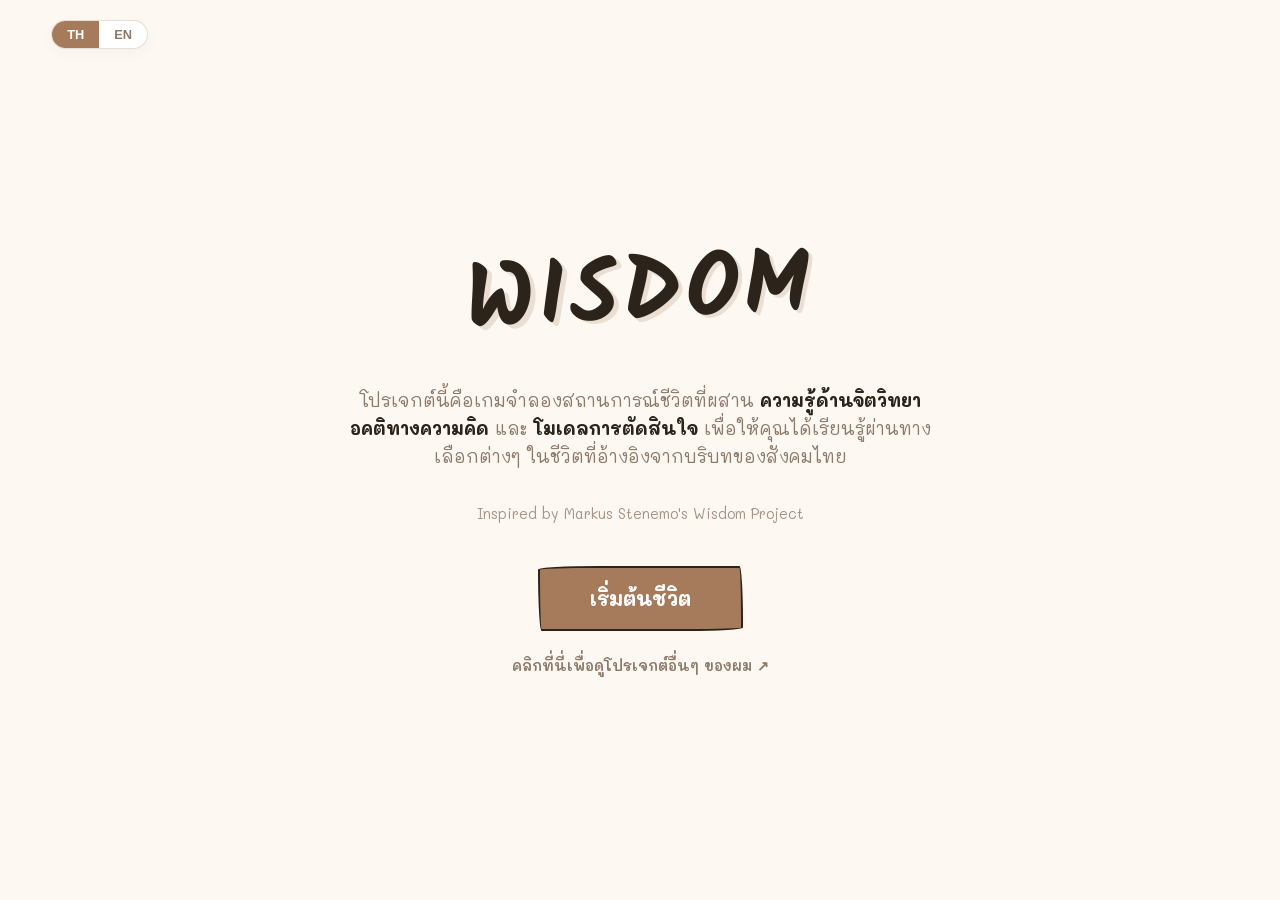
<file: wisdom/index.html>
<!DOCTYPE html>
<html lang="th">

<head>
    <meta charset="UTF-8">
    <meta name="viewport" content="width=device-width, initial-scale=1.0">
    <title>Wisdom | A Life Simulation</title>
    <link rel="icon"
        href="data:image/svg+xml,<svg xmlns=%22http://www.w3.org/2000/svg%22 viewBox=%220 0 100 100%22><text y=%22.9em%22 font-size=%2290%22>💡</text></svg>">
    <link
        href="https://fonts.googleapis.com/css2?family=Kalam:wght@400;700&family=Mali:wght@400;500;600;700&display=swap"
        rel="stylesheet">
    <style>
        :root {
            --bg-color: #FDF8F2;
            --surface-color: #FFFFFF;
            --text-main: #2C241B;
            --text-muted: #8C7A6B;
            --border-color: rgba(166, 123, 91, 0.25);
            --accent-primary: #A67B5B;
            --accent-gold: #D4AF37;
            --danger: #D9534F;
            --success: #5CB85C;
            --wisdom-color: #3b82f6;
            --health-color: #ef4444;
            --happiness-color: #f59e0b;
        }

        * {
            margin: 0;
            padding: 0;
            box-sizing: border-box;
        }

        body {
            background-color: var(--bg-color);
            color: var(--text-main);
            font-family: 'Mali', 'Kalam', cursive;
            overflow: hidden;
            height: 100vh;
            position: relative;
        }

        /* Language Toggle Logic */
        body.lang-th .show-en {
            display: none !important;
        }

        body.lang-en .show-th {
            display: none !important;
        }

        /* Dynamic Animated Background */
        #bg-canvas {
            position: fixed;
            inset: 0;
            z-index: -10;
            background-color: #fbf8f1;
            background-image: linear-gradient(#e4e4e4 1px, transparent 1px);
            background-size: 100% 1.8rem;
        }



        /* Subtle Lightbulb Art Background */
        #bg-art {
            position: fixed;
            top: 50%;
            left: 50%;
            transform: translate(-50%, -50%);
            width: 70vh;
            height: 70vh;
            opacity: 0.03;
            z-index: -5;
            pointer-events: none;
            user-select: none;
        }

        /* Top Navigation & Stats */
        .top-nav-bar {
            position: fixed;
            top: 20px;
            left: 0;
            width: 100%;
            padding: 0 4vw;
            display: flex;
            justify-content: space-between;
            align-items: flex-start;
            z-index: 210;
            pointer-events: none;
        }

        .top-left-group {
            display: flex;
            flex-direction: column;
            gap: 10px;
            pointer-events: auto;
        }

        .roadmap-title-badge {
            background: rgba(255, 255, 255, 0.95);
            backdrop-filter: blur(10px);
            border: 2px solid var(--border-color);
            padding: 10px 20px;
            border-radius: 255px 15px 225px 15px/15px 225px 15px 255px;
            display: flex;
            align-items: center;
            justify-content: center;
        }

        /* Stylized Logo for Top Nav */
        .logo-text-small {
            font-family: 'Plus Jakarta Sans', sans-serif;
            font-size: 1.1rem;
            font-weight: 800;
            letter-spacing: 2px;
            background: linear-gradient(135deg, var(--accent-primary) 0%, var(--accent-gold) 100%);
            -webkit-background-clip: text;
            -webkit-text-fill-color: transparent;
            text-transform: uppercase;
        }

        .lang-switcher {
            background: rgba(255, 255, 255, 0.95);
            backdrop-filter: blur(10px);
            border: 1px solid var(--border-color);
            border-radius: 20px;
            display: inline-flex;
            overflow: hidden;
            box-shadow: 0 4px 15px rgba(0, 0, 0, 0.03);
        }

        .lang-btn {
            padding: 6px 15px;
            border: none;
            background: transparent;
            cursor: pointer;
            font-size: 0.8rem;
            font-weight: 700;
            color: var(--text-muted);
            transition: 0.3s;
        }

        .lang-btn.active {
            background: var(--accent-primary);
            color: white;
        }

        .stats-panel {
            display: none;
            flex-direction: column;
            gap: 8px;
            pointer-events: auto;
            width: 220px;
        }

        .stat-badge {
            background: rgba(255, 255, 255, 0.95);
            backdrop-filter: blur(10px);
            border: 2px solid var(--border-color);
            padding: 10px 15px;
            border-radius: 255px 15px 225px 15px/15px 225px 15px 255px;
            position: relative;
        }

        .stat-header {
            display: flex;
            justify-content: space-between;
            font-size: 0.85rem;
            font-weight: 700;
            margin-bottom: 6px;
        }

        .bar-bg {
            width: 100%;
            height: 8px;
            background: rgba(0, 0, 0, 0.05);
            border-radius: 10px;
            overflow: hidden;
        }

        .bar-fill {
            height: 100%;
            border-radius: 10px;
            transition: width 0.8s cubic-bezier(0.4, 0, 0.2, 1);
        }

        #bar-wisdom {
            background: var(--wisdom-color);
        }

        #bar-health {
            background: var(--health-color);
        }

        #bar-happiness {
            background: var(--happiness-color);
        }

        .floating-text {
            position: absolute;
            right: -30px;
            top: 0;
            font-weight: 800;
            font-size: 1.1rem;
            opacity: 0;
            pointer-events: none;
        }

        @keyframes floatUp {
            0% {
                opacity: 0;
                transform: translateY(10px) scale(0.8);
            }

            20% {
                opacity: 1;
                transform: translateY(0) scale(1.1);
            }

            80% {
                opacity: 1;
                transform: translateY(-15px) scale(1);
            }

            100% {
                opacity: 0;
                transform: translateY(-25px) scale(0.9);
            }
        }

        /* Start Screen */
        #start-screen {
            position: absolute;
            inset: 0;
            z-index: 200;
            display: flex;
            flex-direction: column;
            justify-content: center;
            align-items: center;
            transition: opacity 0.5s ease;
            background: var(--bg-color);
            padding: 20px;
        }

        /* Stylized Main Title */
        h1.game-title {
            font-family: 'Kalam', cursive;
            font-size: 5.5rem;
            font-weight: 700;
            margin-bottom: 20px;
            text-align: center;
            text-transform: uppercase;
            letter-spacing: 4px;
            color: var(--text-main);
            text-shadow: 4px 4px 0px rgba(166, 123, 91, 0.2);
            transform: rotate(-3deg);
        }

        .project-desc {
            max-width: 600px;
            text-align: center;
            color: var(--text-muted);
            font-size: 1.1rem;
            line-height: 1.6;
            margin-bottom: 40px;
        }

        .project-desc b {
            color: var(--text-main);
            font-weight: 700;
        }

        .start-btn {
            background: var(--accent-primary);
            color: white;
            border: 2px solid var(--text-main);
            padding: 18px 50px;
            border-radius: 255px 15px 225px 15px/15px 225px 15px 255px;
            cursor: pointer;
            font-size: 1.2rem;
            font-weight: 700;
            font-family: inherit;
            transition: 0.3s;
        }

        .start-btn:hover {
            background: #8e6549;
            transform: translateY(-3px);
            box-shadow: 0 15px 30px rgba(166, 123, 91, 0.4);
        }

        .portfolio-link {
            margin-top: 25px;
            font-size: 0.9rem;
            color: var(--text-muted);
            text-decoration: none;
            font-weight: 600;
            transition: color 0.3s;
        }

        .portfolio-link:hover {
            color: var(--accent-primary);
            text-decoration: underline;
        }

        /* Game Core UI */
        #game-ui {
            display: none;
            flex-direction: column;
            align-items: center;
            justify-content: center;
            height: 100vh;
            padding: 130px 20px 20px;
            position: relative;
            z-index: 100;
        }

        /* Life Progress Bar */
        .life-journey-container {
            width: 100%;
            max-width: 700px;
            margin-bottom: 25px;
            display: none;
            flex-direction: column;
            gap: 8px;
        }

        .life-journey-title {
            font-size: 0.85rem;
            font-weight: 700;
            color: var(--text-muted);
            text-transform: uppercase;
            letter-spacing: 1px;
            display: flex;
            justify-content: space-between;
        }

        .life-track {
            width: 100%;
            height: 6px;
            background: rgba(166, 123, 91, 0.2);
            border-radius: 10px;
            position: relative;
        }

        .life-fill {
            height: 100%;
            background: var(--accent-primary);
            border-radius: 10px;
            transition: width 1s ease-in-out;
        }

        .life-emoji {
            position: absolute;
            top: 50%;
            transform: translate(-50%, -50%);
            font-size: 2rem;
            transition: left 1s ease-in-out;
            filter: drop-shadow(0 4px 6px rgba(0, 0, 0, 0.1));
            z-index: 10;
        }

        .scenario-container {
            width: 100%;
            max-width: 700px;
            display: flex;
            flex-direction: column;
            gap: 20px;
            max-height: calc(100% - 60px);
            overflow-y: auto;
            padding-bottom: 50px;
            -ms-overflow-style: none;
            scrollbar-width: none;
        }

        .scenario-container::-webkit-scrollbar {
            display: none;
        }

        .node-box {
            background: white;
            border: 2px solid var(--border-color);
            padding: 40px;
            border-radius: 255px 15px 225px 15px/15px 225px 15px 255px;
            white-space: normal;
            position: relative;
            animation: slideUp 0.5s ease forwards;
        }

        .node-tag {
            font-size: 0.85rem;
            font-weight: 800;
            text-transform: uppercase;
            margin-bottom: 15px;
            display: inline-block;
            letter-spacing: 1px;
            color: var(--accent-primary);
            background: rgba(166, 123, 91, 0.1);
            padding: 6px 15px;
            border-radius: 20px;
        }

        .node-title {
            font-size: 1.35rem;
            font-weight: 500;
            color: var(--text-main);
            margin-bottom: 25px;
            line-height: 1.6;
        }

        .node-title b {
            font-weight: 800;
            color: #1a1510;
        }

        .choices-grid {
            display: flex;
            flex-direction: column;
            gap: 12px;
        }

        .choice-btn {
            background: #FAF6F2;
            border: 2px solid var(--border-color);
            padding: 20px;
            border-radius: 255px 15px 225px 15px/15px 225px 15px 255px;
            cursor: pointer;
            text-align: left;
            font-family: inherit;
            font-size: 1.05rem;
            color: var(--text-main);
            line-height: 1.5;
            font-weight: 500;
            transition: all 0.2s ease;
        }

        .choice-btn:hover {
            background: white;
            border-color: var(--accent-primary);
            transform: translateY(-2px);
            box-shadow: 0 8px 20px rgba(166, 123, 91, 0.1);
        }

        /* Feedback UI */
        .feedback-area {
            display: none;
            flex-direction: column;
            gap: 20px;
            margin-top: 10px;
        }

        .result-card {
            background: white;
            padding: 40px;
            border-radius: 255px 15px 225px 15px/15px 225px 15px 255px;
            border: 4px solid var(--accent-primary);
            animation: slideUp 0.4s ease forwards;
        }

        .feedback-text {
            font-size: 1.15rem;
            line-height: 1.7;
            color: var(--text-main);
        }

        .feedback-text b {
            color: var(--accent-primary);
            font-weight: 800;
        }

        .reference-link {
            display: inline-flex;
            align-items: center;
            gap: 5px;
            background: rgba(140, 122, 107, 0.1);
            color: var(--text-muted);
            padding: 8px 15px;
            border-radius: 12px;
            text-decoration: none;
            font-size: 0.85rem;
            font-weight: 700;
            margin-top: 20px;
            transition: 0.2s;
        }

        .reference-link:hover {
            background: rgba(166, 123, 91, 0.2);
            color: var(--accent-primary);
        }

        /* Summary Screen */
        .summary-list {
            list-style: none;
            padding: 0;
            margin-top: 15px;
        }

        .summary-list li {
            background: #FAF6F2;
            padding: 15px;
            border-radius: 15px;
            margin-bottom: 10px;
            display: flex;
            justify-content: space-between;
            align-items: center;
            font-size: 0.95rem;
        }

        .summary-list li a {
            color: var(--accent-primary);
            font-weight: 700;
            text-decoration: none;
            font-size: 0.85rem;
        }

        .summary-list li a:hover {
            text-decoration: underline;
        }

        .summary-icon {
            font-size: 1.2rem;
            margin-right: 10px;
        }

        @keyframes slideUp {
            0% {
                opacity: 0;
                transform: translateY(20px);
            }

            100% {
                opacity: 1;
                transform: translateY(0);
            }
        }
    </style>
</head>

<body class="lang-th">

    <div id="bg-canvas"></div>

    <img id="bg-art" src="../assets/favicon.png" alt=""
        style="position: fixed; top: 50%; left: 50%; transform: translate(-50%, -50%); width: 200px; opacity: 0.15; z-index: -5; pointer-events: none; user-select: none;">

    <div class="top-nav-bar">
        <div class="top-left-group">
            <div class="lang-switcher">
                <button class="lang-btn active" id="btn-th" onclick="setLanguage('th')">TH</button>
                <button class="lang-btn" id="btn-en" onclick="setLanguage('en')">EN</button>
            </div>
        </div>
    </div>

    <div id="start-screen">
        <h1 class="game-title">WISDOM</h1>
        <p class="project-desc">
            <span class="show-th">โปรเจกต์นี้คือเกมจำลองสถานการณ์ชีวิตที่ผสาน <b>ความรู้ด้านจิตวิทยา</b>
                <b>อคติทางความคิด</b> และ <b>โมเดลการตัดสินใจ</b> เพื่อให้คุณได้เรียนรู้ผ่านทางเลือกต่างๆ
                ในชีวิตที่อ้างอิงจากบริบทของสังคมไทย</span>
            <span class="show-en">A life simulation game that integrates <b>psychology</b>, <b>cognitive biases</b>, and
                <b>mental models</b>. Learn through life choices tailored to real-world social contexts.</span>
            <br><br>
            <span style="font-size: 0.9rem; opacity: 0.8; font-weight: normal;">Inspired by Markus Stenemo's Wisdom
                Project</span>
        </p>
        <button class="start-btn" onclick="startGame()">
            <span class="show-th">เริ่มต้นชีวิต</span><span class="show-en">Begin Life</span>
        </button>
        <a href="https://prawees.com" target="_blank" class="portfolio-link">
            <span class="show-th">คลิกที่นี่เพื่อดูโปรเจกต์อื่นๆ ของผม ↗</span><span class="show-en">Explore my other
                projects ↗</span>
        </a>
    </div>

    <div id="game-ui">
        <div class="stats-panel" id="stats-panel"
            style="display: none; flex-direction: row; flex-wrap: wrap; justify-content: center; gap: 15px; width: 100%; max-width: 700px; margin-bottom: 25px;">
            <div class="stat-badge" style="flex: 1; min-width: 140px;">
                <div class="stat-header">
                    <span>🧠 <span class="show-th">ปัญญา</span><span class="show-en">Wisdom</span></span>
                    <span id="wisdom-val">10/100</span>
                </div>
                <div class="bar-bg">
                    <div class="bar-fill" id="bar-wisdom" style="width: 10%"></div>
                </div>
                <div id="anim-wisdom" class="floating-text" style="color: var(--wisdom-color);"></div>
            </div>
            <div class="stat-badge" style="flex: 1; min-width: 140px;">
                <div class="stat-header">
                    <span>⚡ <span class="show-th">สุขภาพ</span><span class="show-en">Health</span></span>
                    <span id="health-val">100/100</span>
                </div>
                <div class="bar-bg">
                    <div class="bar-fill" id="bar-health" style="width: 100%"></div>
                </div>
                <div id="anim-health" class="floating-text" style="color: var(--health-color);"></div>
            </div>
            <div class="stat-badge" style="flex: 1; min-width: 140px;">
                <div class="stat-header">
                    <span>😊 <span class="show-th">ความสุข</span><span class="show-en">Happiness</span></span>
                    <span id="happiness-val">50/100</span>
                </div>
                <div class="bar-bg">
                    <div class="bar-fill" id="bar-happiness" style="width: 50%"></div>
                </div>
                <div id="anim-happiness" class="floating-text" style="color: var(--happiness-color);"></div>
            </div>
        </div>

        <div class="life-journey-container" id="life-journey-container">
            <div class="life-journey-title">
                <span><span class="show-th">จุดเริ่มต้น</span><span class="show-en">Birth</span></span>
                <span><span class="show-th">บั้นปลาย</span><span class="show-en">Late Life</span></span>
            </div>
            <div class="life-track">
                <div class="life-fill" id="life-fill" style="width: 0%"></div>
                <div class="life-emoji" id="life-emoji" style="left: 0%">👶</div>
            </div>
        </div>

        <div class="scenario-container">
            <div id="scene-area">
                <div class="node-box">
                    <span class="node-tag" id="scenario-tag"></span>
                    <p class="node-title" id="story"></p>
                    <div class="choices-grid" id="choices"></div>
                </div>
            </div>

            <div class="feedback-area" id="feedback-area">
                <div class="result-card">
                    <span class="node-tag" id="feedback-tag"
                        style="background: rgba(92, 184, 92, 0.1); color: var(--success);"></span>
                    <p class="feedback-text" id="feedback"></p>
                    <a href="#" target="_blank" class="reference-link" id="feedback-link">🔗 Wikipedia</a>
                </div>
                <button class="start-btn" style="width: 100%; border-radius: 20px;" onclick="nextScenario()">
                    <span class="show-th">เติบโตต่อไป</span><span class="show-en">Continue Growing</span>
                </button>
            </div>
        </div>
    </div>

    <script>
        let currentLang = 'th';
        function setLanguage(lang) {
            currentLang = lang;
            document.body.className = `lang-${lang}`;
            document.getElementById('btn-th').classList.toggle('active', lang === 'th');
            document.getElementById('btn-en').classList.toggle('active', lang === 'en');
            if (document.getElementById('scene-area').style.display === 'block') {
                renderScenarioText();
            }
        }

        const t = (th, en) => currentLang === 'th' ? th : en;

        let state = { age: 0, wisdom: 10, health: 100, happiness: 50, currentScenario: 0, history: [] };

        const scenarios = [
            {
                age: 15,
                tag_th: "Social Dynamics • มัธยมศึกษา", tag_en: "Social Dynamics • High School",
                concept_th: "ความไม่รู้ของคนหมู่มาก (Pluralistic Ignorance)", concept_en: "Pluralistic Ignorance",
                link: "https://en.wikipedia.org/wiki/Pluralistic_ignorance",
                text_th: "คุณอยู่ในโรงเรียน มีค่านิยมการ <b>'รับน้อง'</b> ที่รุ่นพี่บังคับทำโทษรุนแรง ทุกคนในกลุ่มดูเหมือนจะยอมรับมันได้ แต่ลึกๆ คุณรู้สึกอึดอัดและไม่เห็นด้วย",
                text_en: "You are at school. There's a severe <b>hazing tradition</b>. Everyone in your group seems to accept it, but deep down you feel extremely uncomfortable and disagree with it.",
                choices: [
                    {
                        correct: false,
                        text_th: "ทนทำตามไปเพื่อให้เข้ากับเพื่อนได้ คนอื่นโอเค เราก็ต้องโอเค",
                        text_en: "Endure it to fit in. If others are fine, I must be fine too.",
                        feedback_th: "คุณตกหลุมพราง <b>Pluralistic Ignorance (ความไม่รู้ของคนหมู่มาก)</b> คือการที่คุณเชื่อไปเองว่าคนอื่นเห็นด้วยกับบรรทัดฐานนั้น ทั้งที่จริงๆ แล้วหลายคนก็อึดอัดเหมือนคุณ แต่ไม่มีใครกล้าพูดออกมา",
                        feedback_en: "You fell for <b>Pluralistic Ignorance</b>. You mistakenly believed everyone else agreed with the norm, when in reality, many felt just as uncomfortable as you but were too afraid to speak up.",
                        stats: { wisdom: -5, health: -5, happiness: -15 }
                    },
                    {
                        correct: true,
                        text_th: "ปฏิเสธที่จะเข้าร่วม และกล้าบอกเพื่อนสนิทว่าคุณรู้สึกอึดอัด",
                        text_en: "Refuse to participate and tell your close friends you feel uncomfortable.",
                        feedback_th: "ยอดเยี่ยม! คุณทำลาย <b>Pluralistic Ignorance</b> การที่คุณกล้าแสดงจุดยืนออกมา จะช่วยทำลายภาพลวงตาที่ว่าทุกคนเห็นด้วย และเปิดโอกาสให้คนที่รู้สึกอึดอัดเหมือนคุณกล้าที่จะพูดตาม",
                        feedback_en: "Excellent! You broke the cycle of <b>Pluralistic Ignorance</b>. By speaking up, you shattered the illusion of unanimity and encouraged others who felt the same way to speak their minds.",
                        stats: { wisdom: 15, health: 0, happiness: 5 }
                    }
                ]
            },
            {
                age: 18,
                tag_th: "Productivity • การสอบ", tag_en: "Productivity • Final Exams",
                concept_th: "กฎของพาร์กินสัน (Parkinson's Law)", concept_en: "Parkinson's Law",
                link: "https://en.wikipedia.org/wiki/Parkinson%27s_law",
                text_th: "ใกล้สอบเข้ามหาวิทยาลัย <b>เนื้อหาที่ต้องอ่านมีเยอะมาก</b> จนคุณรู้สึกท้อแท้และเครียด แค่เห็นกองหนังสือก็ไม่อยากเริ่มแล้ว",
                text_en: "University entrance exams are approaching. <b>The material is overwhelming</b>, and just looking at the pile of books makes you want to quit.",
                choices: [
                    {
                        correct: false,
                        text_th: "จินตนาการถึงภาพตัวเองสอบติดเพื่อสร้างแรงบันดาลใจ แล้วรอให้มีอารมณ์ค่อยอ่าน",
                        text_en: "Fantasize about passing to build motivation, and wait until you feel inspired to read.",
                        feedback_th: "พลาดแล้ว การมัวแต่จินตนาการมักทำลายแรงจูงใจที่แท้จริง ยิ่งคุณให้เวลากับงานมากเท่าไหร่ งานจะยิ่งขยายตัวดูยากและสำคัญเกินจริงตาม <b>Parkinson's Law</b>",
                        feedback_en: "Mistake. Fantasizing often drains actual motivation. Moreover, giving a task too much time invokes <b>Parkinson's Law</b>: work expands to fill the time allotted, making it seem much harder than it is.",
                        stats: { wisdom: -10, health: -5, happiness: -10 }
                    },
                    {
                        correct: true,
                        text_th: "ใช้เทคนิคแบ่งเนื้อหาเป็นบทย่อยๆ (Swiss Cheese Method) และบังคับตัวเองให้อ่านวันละนิด",
                        text_en: "Use the Swiss Cheese Method: break the content into tiny chunks and force yourself to read a bit daily.",
                        feedback_th: "เยี่ยมมาก! คุณเอาชนะความผัดวันประกันพรุ่งได้ การ <b>แบ่งงานใหญ่เป็นชิ้นเล็กๆ</b> ช่วยลบอุปสรรคในการเริ่มต้นและสร้างโมเมนตัมในการเรียนได้อย่างดีเยี่ยม",
                        feedback_en: "Great job! <b>Breaking a massive task into smaller chunks</b> removes the barrier to entry and builds momentum, effectively combating procrastination.",
                        stats: { wisdom: 15, health: 5, happiness: 10 }
                    }
                ]
            },
            {
                age: 23,
                tag_th: "Empathy • เพื่อนสนิท", tag_en: "Empathy • Close Friend",
                concept_th: "การรับฟังอย่างใส่ใจ (Active Listening)", concept_en: "Active Listening",
                link: "https://en.wikipedia.org/wiki/Active_listening",
                text_th: "เพื่อนของคุณเพิ่งถูกเจ้านายที่ทำงานด่าอย่างรุนแรง เขาโทรมาหาคุณ <b>ร้องไห้ฟูมฟายและเล่าเรื่องทั้งหมดให้ฟัง</b>",
                text_en: "Your friend just got severely yelled at by their boss. They call you <b>crying and venting about the entire situation</b>.",
                choices: [
                    {
                        correct: false,
                        text_th: "รีบวิเคราะห์ปัญหาและแนะนำวิธีจัดการกับเจ้านายให้เพื่อนทันที",
                        text_en: "Quickly analyze the problem and advise them on how to handle the boss.",
                        feedback_th: "คุณหวังดี แต่บางครั้งคนเราไม่ได้ต้องการทางแก้ปัญหาเสมอไป การรีบแนะนำอาจทำให้เขารู้สึกว่าคุณไม่ได้ <b>'รับฟัง'</b> ความเจ็บปวดของเขาจริงๆ",
                        feedback_en: "Well-intentioned, but wrong timing. Often, people don't want solutions immediately. Jumping to advice makes them feel <b>unheard</b> and invalidated.",
                        stats: { wisdom: -5, health: 0, happiness: 0 }
                    },
                    {
                        correct: true,
                        text_th: "ถามเพื่อนตรงๆ ว่า 'ตอนนี้อยากให้เราแค่รับฟัง อยากได้กำลังใจ หรืออยากให้ช่วยหาทางออก?'",
                        text_en: "Ask them directly: 'Do you want to be heard, hugged, or helped right now?'",
                        feedback_th: "ลึกซึ้งมาก! นี่คือ <b>Active Listening</b> ที่ดีที่สุดเมื่อคุณไม่รู้จะทำอย่างไร การถามว่าเขาต้องการ <b>Heard, Hugged, หรือ Helped</b> ช่วยให้คุณตอบสนองได้ตรงจุดและรักษาความสัมพันธ์ได้ดีเยี่ยม",
                        feedback_en: "Profound empathy! This is the core of <b>Active Listening</b>. Asking if they want to be <b>Heard, Hugged, or Helped</b> is the ultimate way to support someone when you're unsure what they need.",
                        stats: { wisdom: 20, health: 0, happiness: 15 }
                    }
                ]
            },
            {
                age: 26,
                tag_th: "Cognitive Bias • ชีวิตวัยทำงาน", tag_en: "Cognitive Bias • Working Life",
                concept_th: "ความคลาดเคลื่อนในการตระหนักรู้สาเหตุ (Fundamental Attribution Error)", concept_en: "Fundamental Attribution Error",
                link: "https://en.wikipedia.org/wiki/Fundamental_attribution_error",
                text_th: "คุณขับรถไปทำงานในกรุงเทพฯ จู่ๆ <b>มีรถคันหนึ่งปาดหน้าคุณอย่างกระชั้นชิด</b> จนเกือบชน",
                text_en: "You are driving to work. Suddenly, <b>a car cuts you off aggressively</b>, almost causing an accident.",
                choices: [
                    {
                        correct: false,
                        text_th: "ด่าว่าไอ้คนขับรถคันนั้นเป็นคนนิสัยเสีย สันดานแย่",
                        text_en: "Curse at them, assuming they are just a terrible, reckless person.",
                        feedback_th: "คุณกำลังเผชิญกับ <b>Fundamental Attribution Error</b> คุณด่วนสรุปพฤติกรรมของเขาจาก 'นิสัยส่วนตัว' โดยละเลย <b>ปัจจัยทางสถานการณ์</b> (เขาอาจจะกำลังรีบพาลูกไปโรงพยาบาลฉุกเฉินก็ได้)",
                        feedback_en: "You fell for the <b>Fundamental Attribution Error</b>. You attributed their behavior to their character while completely ignoring potential <b>situational factors</b> (like a medical emergency).",
                        stats: { wisdom: -10, health: 0, happiness: -15 }
                    },
                    {
                        correct: true,
                        text_th: "บอกตัวเองว่าเขาอาจจะกำลังมีเหตุฉุกเฉินที่คอขาดบาดตายจริงๆ ให้ทางเขาไปเถอะ",
                        text_en: "Tell yourself they might be having a life-or-death emergency and let it go.",
                        feedback_th: "คุณมีสติและหลีกเลี่ยง <b>Fundamental Attribution Error</b> ได้ การให้โอกาสและมองถึง <b>ปัจจัยแวดล้อม</b> ของผู้อื่นช่วยลดความโกรธในใจคุณเองได้มหาศาล",
                        feedback_en: "You successfully avoided the <b>Fundamental Attribution Error</b>. Giving people the benefit of the doubt regarding their <b>situational factors</b> saves you from unnecessary anger.",
                        stats: { wisdom: 15, health: 0, happiness: 10 }
                    }
                ]
            },
            {
                age: 32,
                tag_th: "Decision Making • การลงทุนและหน้าที่การงาน", tag_en: "Decision Making • Career",
                concept_th: "ความเกลียดชังความสูญเสีย (Loss Aversion)", concept_en: "Loss Aversion & Sunk Cost",
                link: "https://en.wikipedia.org/wiki/Loss_aversion",
                text_th: "คุณทนทำงานที่เกลียดมา 5 ปี เพียงเพราะเรียนจบมาตรงสาย ตอนนี้คุณ <b>ได้รับข้อเสนอให้เปลี่ยนสายงานซึ่งเป็นสิ่งที่คุณรัก</b> แต่เงินเดือนเริ่มต้นน้อยกว่า",
                text_en: "You've endured a job you hate for 5 years just because it matches your degree. Now, <b>you get an offer in a field you love</b>, but the starting salary is lower.",
                choices: [
                    {
                        correct: false,
                        text_th: "ไม่เปลี่ยนงาน เพราะเสียดายเวลา 5 ปีและสถานะที่มีอยู่",
                        text_en: "Decline the offer. You don't want to lose the 5 years of status you've built.",
                        feedback_th: "คุณตกหลุมพราง <b>Loss Aversion (ความเกลียดชังความสูญเสีย)</b> และ <b>Sunk Cost Fallacy (ต้นทุนจม)</b> คุณให้น้ำหนักกับการหลีกเลี่ยงการเสียสิ่งที่มีอยู่ มากกว่าความสุขและโอกาสใหม่ๆ ในอนาคต",
                        feedback_en: "You fell victim to <b>Loss Aversion</b> and the <b>Sunk Cost Fallacy</b>. You weighted the pain of losing your current status heavier than the joy of future gains.",
                        stats: { wisdom: -15, health: -5, happiness: -20 }
                    },
                    {
                        correct: true,
                        text_th: "ยอมทิ้งประสบการณ์ 5 ปีนั้น เพราะสิ่งที่ผ่านไปแล้วคือต้นทุนจม เริ่มต้นใหม่เพื่อความสุขดีกว่า",
                        text_en: "Accept the offer. The 5 years are a Sunk Cost; it's better to start fresh for happiness.",
                        feedback_th: "กล้าหาญมาก! คุณเอาชนะ <b>Loss Aversion</b> ได้สำเร็จ คุณไม่ปล่อยให้ <b>ต้นทุนจม</b> มากำหนดอนาคต และกล้าที่จะปรับเปลี่ยนทิศทางเพื่อชีวิตที่ดีกว่า",
                        feedback_en: "Courageous! You overcame <b>Loss Aversion</b>. You didn't let <b>sunk costs</b> trap you, successfully prioritizing your long-term fulfillment.",
                        stats: { wisdom: 20, health: 5, happiness: 25 }
                    }
                ]
            },
            {
                age: 40,
                tag_th: "Philosophy • การทำบุญ", tag_en: "Philosophy • Charity",
                concept_th: "การทำความดีอย่างมีประสิทธิภาพ (Effective Altruism)", concept_en: "Effective Altruism",
                link: "https://en.wikipedia.org/wiki/Effective_altruism",
                text_th: "คุณอยากทำบุญ วัดใกล้บ้านกำลังเรี่ยไรเงินสร้างสถาปัตยกรรมสวยงาม ในขณะเดียวกันคุณเห็นมูลนิธิ <b>บริจาคมุ้งเพื่อลดอัตราเด็กเสียชีวิตจากมาลาเรีย</b> ในต่างประเทศ",
                text_en: "You want to donate. A local temple is raising funds for a beautiful monument. Meanwhile, a charity is <b>providing mosquito nets to prevent child deaths from malaria</b> abroad.",
                choices: [
                    {
                        correct: false,
                        text_th: "บริจาคให้วัดใกล้บ้าน เพราะเห็นผลงานชัดเจนและคนแถวนั้นก็ทำกัน",
                        text_en: "Donate to the local temple because the results are visible and familiar.",
                        feedback_th: "คุณตัดสินใจจาก <b>Ambiguity Effect</b> (เลือกสิ่งที่เราคุ้นเคยแม้ประโยชน์ต่อชีวิตคนอาจน้อยกว่า) และอิงตามค่านิยมสังคมที่จับต้องได้ง่าย",
                        feedback_en: "Your choice was driven by the <b>Ambiguity Effect</b> (preferring known, visible outcomes) rather than maximizing the actual impact on human lives.",
                        stats: { wisdom: -5, health: 0, happiness: 10 }
                    },
                    {
                        correct: true,
                        text_th: "บริจาคซื้อมุ้งกันยุง เพราะคำนวณแล้วว่าเงินเท่ากันสามารถช่วยชีวิตคนได้จริงๆ",
                        text_en: "Donate the nets, calculating that the same money objectively saves human lives.",
                        feedback_th: "คุณกำลังใช้หลัก <b>Effective Altruism (การทำความดีอย่างมีประสิทธิภาพ)</b> คุณไม่ได้บริจาคตามความคุ้นเคย แต่ใช้เหตุผลคำนวณว่าเงินของคุณจะสร้างประโยชน์สูงสุดให้โลกได้อย่างไร",
                        feedback_en: "You practiced <b>Effective Altruism</b>! You bypassed emotional familiarity and calculated how your resources could do the most objective good in the world.",
                        stats: { wisdom: 25, health: 0, happiness: 15 }
                    }
                ]
            },
            {
                age: 65,
                tag_th: "Perspective • บั้นปลายชีวิต", tag_en: "Perspective • Retirement",
                concept_th: "การปรับมุมมอง (Cognitive Reframing)", concept_en: "Cognitive Reframing",
                link: "https://en.wikipedia.org/wiki/Cognitive_reframing",
                text_th: "คุณเข้าสู่วัยเกษียณ ร่างกายไม่แข็งแรงเหมือนเดิม คุณ <b>มักจะหงุดหงิดที่ตัวเองทำกิจกรรมที่เคยชอบไม่ได้</b> เหมือนตอนหนุ่มสาว",
                text_en: "You've entered retirement. Your body isn't as strong, and you <b>often feel frustrated that you can't do the activities you loved</b> in your youth.",
                choices: [
                    {
                        correct: false,
                        text_th: "บ่นและรู้สึกหงุดหงิดกับสภาพร่างกาย มองว่าเวลาพรากทุกสิ่งไป",
                        text_en: "Complain and feel bitter about your aging body, feeling that time steals everything.",
                        feedback_th: "ความทุกข์ไม่ได้เกิดจากร่างกายที่เสื่อมถอย แต่เกิดจาก <b>กรอบความคิด (Thoughts)</b> ที่ไม่ยอมรับความจริง การยึดติดกับอดีตทำให้คุณพลาดความงามในปัจจุบัน",
                        feedback_en: "Your misery isn't caused by aging, but by your <b>Thoughts and Expectations</b>. Clinging to the past prevents you from accepting reality and enjoying the present.",
                        stats: { wisdom: -15, health: -10, happiness: -25 }
                    },
                    {
                        correct: true,
                        text_th: "ชื่นชมความรักที่ได้รับจากลูกหลาน เปลี่ยนมุมมองมาขอบคุณสิ่งที่ร่างกายยังทำได้",
                        text_en: "Appreciate the love from your family and reframe your mindset to be thankful for what your body can still do.",
                        feedback_th: "สุดยอดแห่งปัญญา! คุณเข้าใจหลักการ <b>Reframing (การปรับมุมมอง)</b> อารมณ์ของคุณถูกกำหนดโดยวิธีที่คุณคิดประเมินสถานการณ์ การเรียนรู้ที่จะรักตัวเองและขอบคุณสิ่งที่มีคือความสุขที่แท้จริง",
                        feedback_en: "The peak of wisdom! You applied <b>Cognitive Reframing</b>. Your mood is determined by your thoughts about events, not the events themselves. Gratitude is the key to true happiness.",
                        stats: { wisdom: 30, health: 10, happiness: 35 }
                    }
                ]
            }
        ];

        // Array Shuffle Function to randomize choice positions
        function shuffleArray(array) {
            for (let i = array.length - 1; i > 0; i--) {
                const j = Math.floor(Math.random() * (i + 1));
                [array[i], array[j]] = [array[j], array[i]];
            }
            return array;
        }

        function startGame() {
            const startScreen = document.getElementById('start-screen');
            startScreen.style.opacity = '0';

            setTimeout(() => {
                startScreen.style.display = 'none';
                document.getElementById('stats-panel').style.display = 'flex';
                document.getElementById('life-journey-container').style.display = 'flex';
                document.getElementById('game-ui').style.display = 'flex';

                document.getElementById('bg-art').src = "data:image/svg+xml,<svg xmlns=%22http://www.w3.org/2000/svg%22 viewBox=%220 0 100 100%22><text y=%22.9em%22 font-size=%2290%22>💡</text></svg>";

                state = { age: scenarios[0].age, wisdom: 10, health: 100, happiness: 50, currentScenario: 0, history: [] };
                renderScenario();
            }, 500);
        }

        function updateLifeProgress() {
            // Track game progression by scenarios completed, making it linear
            const totalSteps = scenarios.length;
            const currentStep = state.currentScenario;

            let progressPercentage = (currentStep / totalSteps) * 100;
            if (state.currentScenario >= scenarios.length) progressPercentage = 100; // 100% on end game

            document.getElementById('life-fill').style.width = `${progressPercentage}%`;
            document.getElementById('life-emoji').style.left = `${progressPercentage}%`;

            // Update Emoji based on Age for visual immersion
            let currentAge = state.age;
            let emoji = '👶';
            if (currentAge >= 13 && currentAge <= 19) emoji = '👦';
            else if (currentAge >= 20 && currentAge <= 35) emoji = '🧑';
            else if (currentAge >= 36 && currentAge <= 55) emoji = '👨';
            else if (currentAge >= 56 && currentAge <= 69) emoji = '🧓';
            else if (currentAge >= 70) emoji = '👴';

            document.getElementById('life-emoji').innerText = emoji;
        }

        function renderScenario() {
            if (state.currentScenario >= scenarios.length) {
                state.age = 80;
                updateLifeProgress();
                endGame();
                return;
            }
            updateUI();
            updateLifeProgress();
            renderScenarioText();

            document.getElementById('scene-area').style.display = 'block';
            document.getElementById('feedback-area').style.display = 'none';
        }

        function renderScenarioText() {
            const scenario = scenarios[state.currentScenario];
            if (!scenario) return;

            document.getElementById('scenario-tag').innerText = t(`อายุ ${scenario.age} ปี • ` + scenario.tag_th.split('•')[1].trim(), `AGE ${scenario.age} • ` + scenario.tag_en.split('•')[1].trim());
            document.getElementById('story').innerHTML = t(scenario.text_th, scenario.text_en);

            const choicesDiv = document.getElementById('choices');
            choicesDiv.innerHTML = '';

            // Clone and shuffle the choices so correct isn't always second
            let currentChoices = [...scenario.choices];
            shuffleArray(currentChoices);

            currentChoices.forEach((choice) => {
                const btn = document.createElement('button');
                btn.className = 'choice-btn';
                btn.innerHTML = t(choice.text_th, choice.text_en);
                btn.onclick = () => handleChoice(choice, scenario);
                choicesDiv.appendChild(btn);
            });
        }

        function triggerAnim(id, value, prefix) {
            if (value === 0) return;
            const el = document.getElementById(id);
            const sign = value > 0 ? '+' : '';
            el.innerText = `${sign}${value} ${prefix}`;
            el.style.animation = 'none';
            void el.offsetWidth; // trigger reflow
            el.style.animation = 'floatUp 2s ease forwards';
        }

        function handleChoice(choice, scenario) {
            // Log history
            state.history.push({
                passed: choice.correct,
                concept_th: scenario.concept_th,
                concept_en: scenario.concept_en,
                link: scenario.link
            });

            // Update stats
            const oldW = state.wisdom, oldHl = state.health, oldHp = state.happiness;

            state.wisdom += choice.stats.wisdom;
            state.health += choice.stats.health;
            state.happiness += choice.stats.happiness;

            if (state.wisdom > 100) state.wisdom = 100; if (state.wisdom < 0) state.wisdom = 0;
            if (state.health > 100) state.health = 100; if (state.health < 0) state.health = 0;
            if (state.happiness > 100) state.happiness = 100; if (state.happiness < 0) state.happiness = 0;

            triggerAnim('anim-wisdom', state.wisdom - oldW, '🧠');
            triggerAnim('anim-health', state.health - oldHl, '⚡');
            triggerAnim('anim-happiness', state.happiness - oldHp, '😊');

            updateUI();

            document.getElementById('scene-area').style.display = 'none';
            document.getElementById('feedback-area').style.display = 'flex';

            document.getElementById('feedback-tag').innerText = t("ผลลัพธ์การตัดสินใจ", "Decision Outcome");
            document.getElementById('feedback-tag').style.color = choice.correct ? "var(--success)" : "var(--danger)";
            document.getElementById('feedback-tag').style.background = choice.correct ? "rgba(92, 184, 92, 0.1)" : "rgba(217, 83, 79, 0.1)";

            document.getElementById('feedback').innerHTML = t(choice.feedback_th, choice.feedback_en);

            const linkEl = document.getElementById('feedback-link');
            linkEl.href = scenario.link;
            linkEl.innerHTML = `🔗 ${t("อ่านเพิ่มเติม: " + scenario.concept_th, "Read more: " + scenario.concept_en)}`;
        }

        function nextScenario() {
            state.currentScenario++;
            renderScenario();
        }

        function endGame() {
            document.getElementById('scene-area').style.display = 'none';
            document.getElementById('feedback-area').style.display = 'flex';
            document.querySelector('#feedback-area button').style.display = 'none';

            let headerTh = `<strong style="font-size:1.8rem; color: var(--accent-primary);">การเดินทางสิ้นสุดลงที่อายุ 80 ปี</strong><br><br>`;
            let headerEn = `<strong style="font-size:1.8rem; color: var(--accent-primary);">Journey Complete. Age: 80</strong><br><br>`;

            let descTh = "", descEn = "";
            if (state.wisdom >= 80) {
                descTh = "คุณใช้ชีวิตได้อย่าง <b>มีปัญญา (Sapience)</b> คุณรู้เท่าทันอคติทางความคิด เข้าใจโลก และมอบความเห็นอกเห็นใจให้กับคนรอบข้างได้อย่างสมบูรณ์แบบ";
                descEn = "You lived with profound <b>Sapience</b>. You navigated cognitive biases flawlessly, understood the world, and showed immense empathy.";
            } else if (state.wisdom > 40) {
                descTh = "คุณใช้ชีวิตได้อย่าง <b>รอบคอบ</b> มีการเรียนรู้จากความผิดพลาดและพยายามปรับเปลี่ยนมุมมองให้ดีขึ้นในหลายๆ ครั้ง";
                descEn = "You lived a <b>Wise</b> life. You learned from mistakes and actively tried to reframe your perspective in many situations.";
            } else {
                descTh = "คุณผ่านชีวิตมาได้ แต่มักจะถูกพัดพาไปตามอารมณ์และอคติทางความคิดโดยไม่รู้ตัว ลองทบทวนบทเรียนเหล่านี้ใหม่อีกครั้ง";
                descEn = "You survived, but were often swept away by emotions and cognitive biases. Consider reviewing these lessons.";
            }

            // Summary Lists
            const rightConcepts = state.history.filter(h => h.passed);
            const wrongConcepts = state.history.filter(h => !h.passed);

            let summaryHtml = `<div style="margin-top: 30px; text-align: left;">`;

            if (rightConcepts.length > 0) {
                summaryHtml += `<h3 style="color: var(--success); font-size:1.1rem; margin-bottom:10px;">${t("✅ แนวคิดที่คุณเข้าใจอย่างถ่องแท้:", "✅ Concepts Mastered:")}</h3><ul class="summary-list">`;
                rightConcepts.forEach(c => {
                    summaryHtml += `<li><span><span class="summary-icon">🧠</span> ${t(c.concept_th, c.concept_en)}</span> <a href="${c.link}" target="_blank">${t("วิกิพีเดีย ↗", "Wikipedia ↗")}</a></li>`;
                });
                summaryHtml += `</ul>`;
            }

            if (wrongConcepts.length > 0) {
                summaryHtml += `<h3 style="color: var(--danger); font-size:1.1rem; margin-top:20px; margin-bottom:10px;">${t("⚠️ แนวคิดที่ควรทบทวนเพิ่มเติม:", "⚠️ Concepts to Review:")}</h3><ul class="summary-list">`;
                wrongConcepts.forEach(c => {
                    summaryHtml += `<li><span><span class="summary-icon">📖</span> ${t(c.concept_th, c.concept_en)}</span> <a href="${c.link}" target="_blank">${t("วิกิพีเดีย ↗", "Wikipedia ↗")}</a></li>`;
                });
                summaryHtml += `</ul>`;
            }
            summaryHtml += `</div>`;

            let restartBtn = `<div class="start-btn" style="text-align:center; margin-top: 30px;" onclick="location.reload()">${t("เริ่มชีวิตใหม่อีกครั้ง ↻", "Reincarnate (Play Again) ↻")}</div>`;

            document.getElementById('feedback-tag').style.display = 'none';
            document.getElementById('feedback-link').style.display = 'none';
            document.getElementById('feedback').innerHTML = t(headerTh + descTh, headerEn + descEn) + summaryHtml + restartBtn;
        }

        function updateUI() {
            document.getElementById('wisdom-val').innerText = `${state.wisdom}/100`;
            document.getElementById('bar-wisdom').style.width = `${state.wisdom}%`;

            document.getElementById('health-val').innerText = `${state.health}/100`;
            document.getElementById('bar-health').style.width = `${state.health}%`;

            document.getElementById('happiness-val').innerText = `${state.happiness}/100`;
            document.getElementById('bar-happiness').style.width = `${state.happiness}%`;
        }

        // Init language
        setLanguage('th');
    </script>

</body>

</html>
</file>
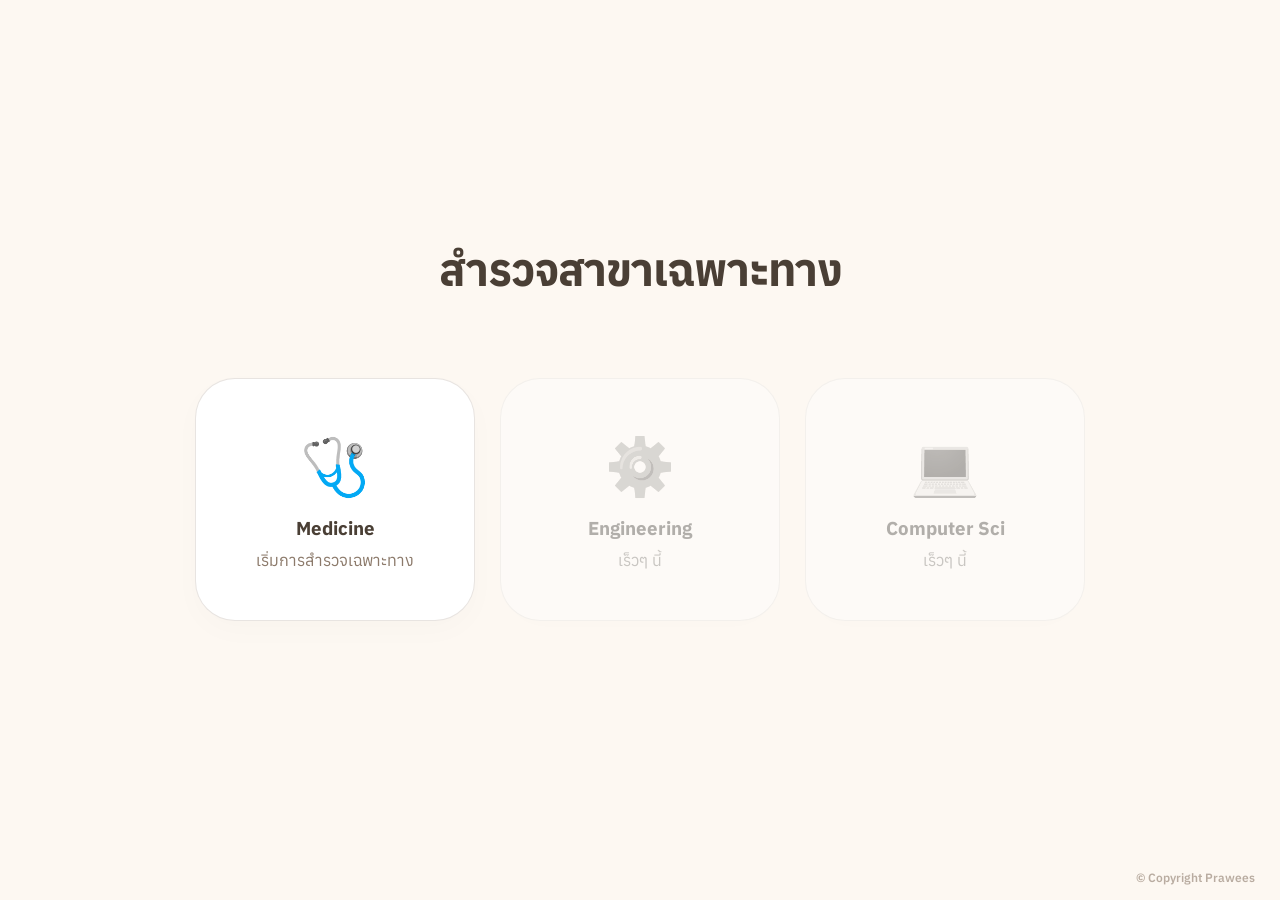
<file: gwajapen/explorer/index.html>
<!DOCTYPE html>
<html lang="th">
<head>
    <meta charset="UTF-8">
    <meta name="viewport" content="width=device-width, initial-scale=1.0">
    <title>Medical Specialty Explorer | กว่า-จะ-เป็น</title>
    <link rel="icon" href="data:image/svg+xml,<svg xmlns=%22http://www.w3.org/2000/svg%22 viewBox=%220 0 100 100%22><text y=%22.9em%22 font-size=%2290%22>🔬</text></svg>">
    <link href="https://fonts.googleapis.com/css2?family=Plus+Jakarta+Sans:wght@300;400;600;700&family=Anuphan:wght@300;400;600;700&display=swap" rel="stylesheet">
    <style>
        :root { 
            --bg-color: #FDF8F2; --surface-color: #FFFFFF;
            --text-main: #4A3F35; --text-muted: #8C7A6B; 
            --border-color: rgba(140, 122, 107, 0.2); 
            --accent-primary: #A67B5B; --accent-gold: #D4AF37;
            --line-color: rgba(166, 123, 91, 0.4);
            --category-surg: #B2533E; --category-med: #576F72; --category-supp: #7D8F69;
        }
        
        * { margin: 0; padding: 0; box-sizing: border-box; }
        body { background-color: var(--bg-color); color: var(--text-main); font-family: 'Anuphan', 'Plus Jakarta Sans', sans-serif; overflow: hidden; height: 100vh; position: relative; }
        
        /* Language Display Logic */
        body.lang-th .show-en { display: none !important; }
        body.lang-en .show-th { display: none !important; }
        body.lang-th .node-title, body.lang-th .node-desc, body.lang-th .roadmap-title-badge, body.lang-th .col-header { letter-spacing: normal !important; }

        /* Dynamic Animated Background */
        #bg-canvas { 
            position: fixed; inset: -50%; z-index: -10; 
            background: radial-gradient(ellipse at center, #FFFFFF 0%, #FDF8F2 40%, #EFE1D1 100%); 
            background-size: 200% 200%; 
            animation: calmBreath 20s ease-in-out infinite alternate; 
        }
        @keyframes calmBreath { 0% { background-position: 0% 50%; } 100% { background-position: 100% 50%; } }

        /* Navigation */
        .header-banner { position: fixed; top: 0; left: 0; width: 100%; height: 140px; overflow: hidden; z-index: 200; border-bottom: 2px solid var(--border-color); background: white; box-shadow: 0 4px 15px rgba(0,0,0,0.03); }
        .header-banner img { width: 100%; height: 100%; object-fit: cover; object-position: center 30%; opacity: 0.85; filter: contrast(1.05); }
        
        .top-nav-bar { position: fixed; top: 30px; left: 0; width: 100%; padding: 0 6vw; display: flex; justify-content: space-between; align-items: flex-start; z-index: 210; pointer-events: none; }
        
        .back-nav { pointer-events: auto; text-decoration: none; color: var(--text-main); font-weight: 700; background: rgba(255,255,255,0.9); padding: 12px 25px; border-radius: 50px; backdrop-filter: blur(10px); transition: 0.3s; display: flex; align-items: center; gap: 8px; font-size: 0.9rem; border: 1px solid var(--border-color); box-shadow: 0 4px 10px rgba(0,0,0,0.05); }
        .back-nav:hover { transform: translateY(-2px); background: white; box-shadow: 0 10px 20px rgba(166, 123, 91, 0.1); }

        .top-right-controls { pointer-events: auto; display: flex; flex-direction: column; align-items: flex-end; gap: 10px; }
        .roadmap-title-badge { background: rgba(255,255,255,0.9); backdrop-filter: blur(10px); border: 1px solid var(--border-color); padding: 10px 20px; border-radius: 30px; font-size: 0.75rem; font-weight: 800; letter-spacing: 2px; color: var(--accent-primary); box-shadow: 0 4px 10px rgba(0,0,0,0.03); text-transform: uppercase; }
        .lang-switcher { background: rgba(255,255,255,0.9); backdrop-filter: blur(10px); border: 1px solid var(--border-color); padding: 6px 15px; border-radius: 30px; display: flex; gap: 10px; box-shadow: 0 4px 10px rgba(0,0,0,0.03); }
        .lang-switcher button { background: none; border: none; font-size: 0.75rem; font-weight: 700; color: var(--text-muted); cursor: pointer; transition: 0.3s; }
        .lang-switcher button.active { color: var(--text-main); text-decoration: underline; text-underline-offset: 3px; }

        #entrance-overlay { position: fixed; inset: 0; z-index: 1000; background: var(--bg-color); display: flex; flex-direction: column; justify-content: center; align-items: center; transition: opacity 0.8s ease; }
        .calling-grid { display: flex; gap: 25px; flex-wrap: wrap; justify-content: center; padding: 40px; }
        .calling-card { background: white; border: 1.5px solid var(--border-color); padding: 50px 30px; border-radius: 40px; cursor: pointer; transition: 0.4s; width: 280px; text-align: center; box-shadow: 0 10px 30px rgba(0,0,0,0.02); }
        .calling-card.active:hover { border-color: var(--accent-primary); transform: translateY(-10px); box-shadow: 0 20px 40px rgba(166, 123, 91, 0.1); }
        .calling-card.locked { opacity: 0.4; cursor: not-allowed; filter: grayscale(1); }

        /* SVG */
        #svg-canvas { position: absolute; top: 0; left: 0; width: 100%; height: 100%; z-index: 15; pointer-events: none; }
        .connection-line { fill: none; stroke: var(--line-color); stroke-width: 2.5px; transition: stroke-width 0.3s; opacity: 0.4; }
        .connection-line.active-path { stroke: var(--accent-primary); stroke-width: 4px; filter: drop-shadow(0 0 6px rgba(166,123,91,0.5)); opacity: 1; }
        .animate-draw { stroke-dasharray: 1000; stroke-dashoffset: 1000; animation: drawLine 0.7s cubic-bezier(0.16, 1, 0.3, 1) forwards; }
        @keyframes drawLine { to { stroke-dashoffset: 0; } }

        /* Base Roadmap Structure (Rock Solid) */
        #roadmap-container { 
            display: none; height: calc(100vh - 140px); margin-top: 140px;
            overflow-x: auto; overflow-y: hidden; padding: 50px 8vw 100px; align-items: flex-start; scroll-behavior: smooth; position: relative; z-index: 10;
        }
        
        .flex-wrapper { display: flex; gap: 80px; min-width: max-content; padding-bottom: 50px; position: relative; }
        
        .col-wrapper {
            display: flex; flex-direction: column; align-items: center; gap: 15px; position: relative; z-index: 10;
            max-height: calc(100vh - 200px);
        }

        .node-column { 
            width: 100%; display: flex; flex-direction: column; gap: 20px; align-items: center; position: relative;
            padding: 20px; border-radius: 35px; border: 1px solid rgba(255,255,255,0.6);
            overflow-y: auto; backdrop-filter: blur(8px); flex-grow: 1;
            -ms-overflow-style: none; scrollbar-width: none; box-shadow: 0 15px 35px rgba(0,0,0,0.02);
        }
        .node-column::-webkit-scrollbar { display: none; }

        #col-1 { background: linear-gradient(180deg, rgba(166,123,91,0.1) 0%, rgba(255,255,255,0.4) 100%); }
        #col-2 { background: linear-gradient(180deg, rgba(87,111,114,0.1) 0%, rgba(255,255,255,0.4) 100%); }
        #col-3 { background: linear-gradient(180deg, rgba(125,143,105,0.1) 0%, rgba(255,255,255,0.4) 100%); }
        #col-4 { background: linear-gradient(180deg, rgba(212,175,55,0.1) 0%, rgba(255,255,255,0.4) 100%); }
        #col-5 { background: linear-gradient(180deg, rgba(166,123,91,0.1) 0%, rgba(255,255,255,0.4) 100%); }
        
        /* UI Animations */
        @keyframes fadeInRight { from { opacity: 0; transform: translateX(30px); } to { opacity: 1; transform: translateX(0); } }
        @keyframes popIn { 0% { opacity: 0; transform: scale(0.9) translateY(20px); } 100% { opacity: 1; transform: scale(1) translateY(0); } }
        @keyframes floatGently { 0%, 100% { transform: translateY(0); } 50% { transform: translateY(-5px); } }

        .col-header {
            background: rgba(255,255,255,0.95); backdrop-filter: blur(10px);
            font-size: 0.9rem; font-weight: 700; color: var(--accent-primary);
            padding: 10px 25px; letter-spacing: 0.5px;
            border-radius: 30px; border: 1.5px solid var(--border-color);
            box-shadow: 0 8px 20px rgba(166,123,91,0.1);
            flex-shrink: 0;
            animation: popIn 0.5s cubic-bezier(0.175, 0.885, 0.32, 1.275) forwards;
        }

        .node-box { 
            background: white; border: 1.5px solid var(--border-color); padding: 30px; border-radius: 25px; 
            width: 320px; white-space: normal; transition: all 0.3s cubic-bezier(0.175, 0.885, 0.32, 1.275); cursor: pointer; 
            box-shadow: 0 4px 15px rgba(0,0,0,0.02); flex-shrink: 0; position: relative; z-index: 20;
            opacity: 0; animation: popIn 0.6s cubic-bezier(0.175, 0.885, 0.32, 1.275) forwards;
        }
        
        .node-box:nth-child(1) { animation-delay: 0.05s; } .node-box:nth-child(2) { animation-delay: 0.15s; } .node-box:nth-child(3) { animation-delay: 0.25s; }
        .node-box:nth-child(4) { animation-delay: 0.35s; } .node-box:nth-child(5) { animation-delay: 0.45s; }

        .node-box:hover { border-color: var(--accent-primary); transform: translateY(-4px); box-shadow: 0 15px 30px rgba(166, 123, 91, 0.08); }
        .node-box.selected { border-color: var(--accent-primary); background: #FAF6F2; border-width: 2px; transform: scale(1.02); box-shadow: 0 10px 25px rgba(166, 123, 91, 0.15); }
        
        .node-emoji { font-size: 2.2rem; margin-bottom: 12px; display: block; filter: drop-shadow(0 4px 6px rgba(0,0,0,0.05)); }
        .node-tag { font-size: 0.75rem; font-weight: 800; text-transform: uppercase; margin-bottom: 8px; display: block; letter-spacing: 1.5px; color: var(--accent-primary); opacity: 0.9; }
        .node-title { font-size: 1.25rem; font-weight: 700; color: var(--text-main); margin-bottom: 5px; line-height: 1.3; }
        .node-desc { font-size: 0.9rem; color: var(--text-muted); line-height: 1.5; }
        
        .node-desc b { color: var(--text-main); font-weight: 700; }

        /* Specialty Result Card */
        .specialty-result { 
            color: white; padding: 0; width: 100%; max-width: 420px; box-sizing: border-box;
            box-shadow: 0 25px 60px rgba(0,0,0,0.3); cursor: default; border: 1px solid rgba(255,255,255,0.2);
            border-radius: 35px; position: relative; z-index: 20; overflow: hidden;
            overflow-wrap: break-word; word-break: break-word;
        }
        .specialty-result:hover { transform: translateY(-5px); box-shadow: 0 35px 70px rgba(0,0,0,0.4); }

        .class-bg-icon {
            position: absolute; top: 50%; left: 50%; transform: translate(-50%, -50%);
            width: 320px; height: 320px; opacity: 0.12; z-index: 1; pointer-events: none;
        }
        .class-bg-icon svg { width: 100%; height: 100%; filter: drop-shadow(0 0 15px rgba(255,255,255,0.6)); }

        .result-content { padding: 35px 30px; position: relative; z-index: 10; }
        
        .keyword-pill {
            background: rgba(255,255,255,0.15); border: 1px solid rgba(255,255,255,0.3);
            padding: 6px 14px; border-radius: 20px; font-size: 0.75rem; font-weight: 700;
            backdrop-filter: blur(5px); display: inline-block; white-space: nowrap; color: #fff;
        }

        .advice-section { background: rgba(0,0,0,0.15); border-radius: 15px; padding: 20px; margin-top: 25px; border: 1px solid rgba(255,255,255,0.05); }
        .advice-title { font-size: 0.85rem; font-weight: 700; color: rgba(255,255,255,0.95); margin-bottom: 10px; display: flex; align-items: center; gap: 8px; }
        .advice-list { font-size: 0.85rem; color: rgba(255,255,255,0.85); padding-left: 20px; line-height: 1.6; margin-bottom: 15px; }
        .advice-list li { margin-bottom: 6px; }
        
        .series-banner { background: rgba(255,255,255,0.1); border: 1px solid rgba(255,255,255,0.2); border-radius: 10px; padding: 12px; text-align: center; margin-top: 15px; }
        .series-banner p { font-size: 0.85rem; font-weight: 700; color: rgba(255,255,255,0.9); margin: 0; }

        .specialty-result .aamc-btn { display: flex; justify-content: center; align-items: center; gap: 8px; flex: 1; padding: 14px 10px; background: rgba(255,255,255,0.9); color: #000 !important; text-decoration: none; border-radius: 12px; font-weight: 700; font-size: 0.85rem; transition: 0.3s; box-shadow: 0 5px 15px rgba(0,0,0,0.1); }
        .specialty-result .aamc-btn.btn-outline { background: rgba(0,0,0,0.2); border: 1px solid rgba(255,255,255,0.4); color: #FFF !important; box-shadow: none; }
        .specialty-result .aamc-btn:hover { transform: translateY(-3px); background: #FFF; box-shadow: 0 10px 20px rgba(0,0,0,0.2); }
        .specialty-result .aamc-btn.btn-outline:hover { background: rgba(0,0,0,0.4); border-color: #FFF; }

        .copyright { position: fixed; bottom: 15px; right: 25px; font-size: 0.75rem; font-weight: 600; color: var(--text-muted); opacity: 0.6; z-index: 1000; pointer-events: none; }
    </style>
</head>
<body class="lang-th">
    <div class="header-banner"><img src="../banner.jpg" alt="Banner" onerror="this.onerror=null; this.src='banner.jpg'"></div>
    <div id="bg-canvas"></div>
    
    <div class="top-nav-bar">
        <a href="../" class="back-nav"><span class="show-th">❮ กลับหน้าหลัก</span><span class="show-en">❮ BACK TO MAIN</span></a>
        <div class="top-right-controls">
            <div class="roadmap-title-badge"><span class="show-th">สำรวจสาขาเฉพาะทาง</span><span class="show-en">SPECIALTY EXPLORER</span></div>
            <div class="lang-switcher">
                <button onclick="setLanguage('th')" id="btn-th" class="active">TH</button>
                <button onclick="setLanguage('en')" id="btn-en">EN</button>
            </div>
        </div>
    </div>
    
    <div id="entrance-overlay">
        <h1 style="font-size: 2.8rem; margin-bottom:40px; color: var(--text-main); letter-spacing: -1px;">
            <span class="show-th">สำรวจสาขาเฉพาะทาง</span><span class="show-en">Explore Medical Specialties</span>
        </h1>
        <div class="calling-grid">
            <div class="calling-card active" onclick="unlockRoadmap()">
                <span style="font-size: 3.5rem; display:block; margin-bottom:15px; animation: floatGently 3s infinite;">🩺</span>
                <h3>Medicine</h3>
                <p style="color: var(--text-muted); margin-top:10px;"><span class="show-th">เริ่มการสำรวจเฉพาะทาง</span><span class="show-en">Start Explorer</span></p>
            </div>
            <div class="calling-card locked">
                <span style="font-size: 3.5rem; display:block; margin-bottom:15px;">⚙️</span>
                <h3>Engineering</h3>
                <p style="color: var(--text-muted); margin-top:10px;"><span class="show-th">เร็วๆ นี้</span><span class="show-en">Coming Soon</span></p>
            </div>
            <div class="calling-card locked">
                <span style="font-size: 3.5rem; display:block; margin-bottom:15px;">💻</span>
                <h3>Computer Sci</h3>
                <p style="color: var(--text-muted); margin-top:10px;"><span class="show-th">เร็วๆ นี้</span><span class="show-en">Coming Soon</span></p>
            </div>
        </div>
    </div>
    
    <main id="roadmap-container" onscroll="drawLines()">
        <div class="flex-wrapper" id="content-wrapper">
            <svg id="svg-canvas"></svg> 
            
            <div class="col-wrapper" id="wrap-1">
                <div class="col-header" id="head-1"><span class="show-th">1. ลักษณะงานทางคลินิก</span><span class="show-en">1. Clinical Focus</span></div>
                <div class="node-column" id="col-1">
                    <div class="node-box" id="box-1-1" onclick="branch(1, 'procedural_vibe', this)" style="border-left: 8px solid var(--category-surg)">
                        <span class="node-emoji">🔬</span>
                        <span class="node-tag">Surgical & Procedural</span>
                        <p class="node-title"><span class="show-th">สายหัตถการและการผ่าตัด</span><span class="show-en">Surgical & Procedural Care</span></p>
                        <p class="node-desc"><span class="show-th">เน้นการรักษาด้วยการ<b>ทำหัตถการ การผ่าตัด</b> และการแก้ไขทางกายวิภาคเพื่อจัดการพยาธิสภาพของโรคอย่างเป็นรูปธรรมและตรงจุด</span><span class="show-en">Focus on treating diseases through <b>operations, physical interventions</b>, and anatomical management to yield direct physical outcomes.</span></p>
                    </div>
                    <div class="node-box" id="box-1-2" onclick="branch(1, 'cognitive_vibe', this)" style="border-left: 8px solid var(--category-med)">
                        <span class="node-emoji">💊</span>
                        <span class="node-tag">Medical & Diagnostic</span>
                        <p class="node-title"><span class="show-th">สายอายุรกรรมและการวินิจฉัย</span><span class="show-en">Internal & Medical Care</span></p>
                        <p class="node-desc"><span class="show-th">เน้นการวินิจฉัย การใช้<b>ยาและเวชภัณฑ์</b>เพื่อการรักษา และการจัดการระบบสรีรวิทยาของร่างกายที่ซับซ้อนแบบองค์รวม</span><span class="show-en">Focus on diagnosis, <b>pharmacology</b>, and managing complex physiological systems and systemic diseases.</span></p>
                    </div>
                    <div class="node-box" id="box-1-3" onclick="branch(1, 'support_vibe', this)" style="border-left: 8px solid var(--category-supp)">
                        <span class="node-emoji">📊</span>
                        <span class="node-tag">Ancillary & Systemic</span>
                        <p class="node-title"><span class="show-th">สายสนับสนุนและระบบสุขภาพ</span><span class="show-en">Ancillary & Systemic Care</span></p>
                        <p class="node-desc"><span class="show-th">เน้นการทำงานเชิงระบบ การ<b>วินิจฉัยทางห้องปฏิบัติการ</b> เวชศาสตร์ฟื้นฟู หรือการจัดการสุขภาพระดับประชากร</span><span class="show-en">Focus on systemic support, including <b>laboratory diagnostics</b>, medical imaging, rehabilitation, and population health management.</span></p>
                    </div>
                </div>
            </div>

            <div class="col-wrapper" id="wrap-2" style="display:none;">
                <div class="col-header" id="head-2"></div>
                <div class="node-column" id="col-2"></div>
            </div>
            <div class="col-wrapper" id="wrap-3" style="display:none;">
                <div class="col-header" id="head-3"></div>
                <div class="node-column" id="col-3"></div>
            </div>
            <div class="col-wrapper" id="wrap-4" style="display:none;">
                <div class="col-header" id="head-4"></div>
                <div class="node-column" id="col-4"></div>
            </div>
            <div class="col-wrapper" id="wrap-5" style="display:none;">
                <div class="col-header" id="head-5"></div>
                <div class="node-column" id="col-5"></div>
            </div>
        </div>
    </main>
    
    <div class="copyright">© Copyright Prawees</div>

<script>
        const svgIcons = {
            svg_crisis: `<svg viewBox="0 0 100 100" fill="none" xmlns="http://www.w3.org/2000/svg"><path d="M55 15L25 55H48L42 90L75 45H52L55 15Z" fill="url(#grad_crisis)" filter="drop-shadow(0px 4px 6px rgba(0,0,0,0.2))"/><defs><linearGradient id="grad_crisis" x1="0%" y1="0%" x2="100%" y2="100%"><stop offset="0%" stop-color="#FF416C"/><stop offset="100%" stop-color="#FF4B2B"/></linearGradient></defs></svg>`,
            svg_surgery: `<svg viewBox="0 0 100 100" fill="none" xmlns="http://www.w3.org/2000/svg"><path d="M80 20L65 15L25 55C20 60 20 70 25 75C30 80 40 80 45 75L80 35L80 20Z" fill="url(#grad_surg)"/><path d="M25 55L45 75" stroke="#FFF" stroke-width="4" stroke-linecap="round"/><circle cx="70" cy="25" r="4" fill="#FFF"/><defs><linearGradient id="grad_surg" x1="0%" y1="0%" x2="100%" y2="100%"><stop offset="0%" stop-color="#F2994A"/><stop offset="100%" stop-color="#F2C94C"/></linearGradient></defs></svg>`,
            svg_med: `<svg viewBox="0 0 100 100" fill="none" xmlns="http://www.w3.org/2000/svg"><path d="M30 30V50C30 65 45 75 60 75C75 75 90 65 90 50V30" stroke="url(#grad_med)" stroke-width="10" stroke-linecap="round" stroke-linejoin="round"/><circle cx="20" cy="30" r="10" fill="url(#grad_med)"/><circle cx="100" cy="30" r="10" fill="url(#grad_med)"/><path d="M60 75V95M50 95H70" stroke="url(#grad_med)" stroke-width="10" stroke-linecap="round"/><defs><linearGradient id="grad_med" x1="0%" y1="0%" x2="100%" y2="100%"><stop offset="0%" stop-color="#11998E"/><stop offset="100%" stop-color="#38EF7D"/></linearGradient></defs></svg>`,
            svg_brain: `<svg viewBox="0 0 100 100" fill="none" xmlns="http://www.w3.org/2000/svg"><path d="M50 20C25 20 15 35 20 55C25 75 40 80 50 80C60 80 75 75 80 55C85 35 75 20 50 20Z" stroke="url(#grad_brain)" stroke-width="8"/><path d="M50 20V80M30 40Q50 55 30 70M70 40Q50 55 70 70" stroke="url(#grad_brain)" stroke-width="6" stroke-linecap="round"/><defs><linearGradient id="grad_brain" x1="0%" y1="0%" x2="100%" y2="100%"><stop offset="0%" stop-color="#8E2DE2"/><stop offset="100%" stop-color="#4A00E0"/></linearGradient></defs></svg>`,
            svg_tech: `<svg viewBox="0 0 100 100" fill="none" xmlns="http://www.w3.org/2000/svg"><rect x="25" y="30" width="50" height="35" rx="8" stroke="url(#grad_tech)" stroke-width="8"/><circle cx="50" cy="47" r="8" fill="url(#grad_tech)"/><path d="M40 65V80M60 65V80M25 80H75" stroke="url(#grad_tech)" stroke-width="8" stroke-linecap="round"/><defs><linearGradient id="grad_tech" x1="0%" y1="0%" x2="100%" y2="100%"><stop offset="0%" stop-color="#4facfe"/><stop offset="100%" stop-color="#00f2fe"/></linearGradient></defs></svg>`,
            svg_peds: `<svg viewBox="0 0 100 100" fill="none" xmlns="http://www.w3.org/2000/svg"><circle cx="50" cy="45" r="30" fill="url(#grad_peds)"/><circle cx="25" cy="25" r="15" fill="url(#grad_peds)"/><circle cx="75" cy="25" r="15" fill="url(#grad_peds)"/><path d="M40 55Q50 65 60 55" stroke="#FFF" stroke-width="6" stroke-linecap="round"/><defs><linearGradient id="grad_peds" x1="0%" y1="0%" x2="100%" y2="100%"><stop offset="0%" stop-color="#F2C94C"/><stop offset="100%" stop-color="#F2994A"/></linearGradient></defs></svg>`,
            svg_life: `<svg viewBox="0 0 100 100" fill="none" xmlns="http://www.w3.org/2000/svg"><path d="M50 15C50 15 20 40 20 60C20 76.5 33.5 90 50 90C66.5 90 80 76.5 80 60C80 40 50 15 50 15Z" fill="url(#grad_life)"/><path d="M50 90C50 90 60 65 40 50C40 50 50 60 50 90Z" fill="#FFF" opacity="0.5"/><defs><linearGradient id="grad_life" x1="0%" y1="0%" x2="100%" y2="100%"><stop offset="0%" stop-color="#A8E063"/><stop offset="100%" stop-color="#56AB2F"/></linearGradient></defs></svg>`
        };

        const treeData = {
            procedural_vibe: { options: [
                { id:'p_crisis',emoji:'🚑',title_th:"กลุ่มงานฉุกเฉินและวิกฤต",title_en:"Acute & Critical Care",desc_th:"ทำงานแข่งกับเวลาเพื่อประเมินและ<b>กู้ชีพผู้ป่วยวิกฤต</b> หรือจัดการระงับความรู้สึกในห้องผ่าตัด",desc_en:"Fast-paced environment focusing on <b>resuscitation</b>, acute stabilization, or perioperative anesthesia management.",next:'p_crisis_sub'},
                { id:'p_major',emoji:'🔪',title_th:"ศัลยกรรมระบบหลัก",title_en:"Major System Surgery",desc_th:"ผ่าตัดรักษาโรคใน<b>อวัยวะภายในช่องท้อง</b> ทรวงอก ระบบสืบพันธุ์ หรือทางเดินปัสสาวะ",desc_en:"Surgical interventions for <b>visceral organs</b>, thoracic, reproductive, or urological systems.",next:'p_major_sub'},
                { id:'p_heavy',emoji:'🦴',title_th:"ศัลยกรรมโครงสร้างและประสาท",title_en:"Structural & Neural Surgery",desc_th:"เน้นการผ่าตัดแก้ไขความผิดปกติของ<b>กระดูก ข้อต่อ</b> และระบบประสาทส่วนกลาง",desc_en:"Surgical correction of <b>musculoskeletal frameworks</b> and the central nervous system.",next:'p_heavy_sub'},
                { id:'p_micro',emoji:'🔬',title_th:"ศัลยกรรมจุลภาคและพื้นที่จำกัด",title_en:"Micro & Regional Surgery",desc_th:"ใช้ความแม่นยำสูงในการผ่าตัด<b>เฉพาะส่วน</b> เช่น ใบหน้า ดวงตา หรือหู คอ จมูก",desc_en:"Highly precise surgical procedures in <b>localized regions</b> like the face, eyes, or ENT pathways.",next:'p_micro_sub'}
            ]},
            p_crisis_sub:{options:[
                { id:'er',emoji:'⏱️',title_th:"เวชศาสตร์ฉุกเฉิน",title_en:"Emergency Medicine",desc_th:"ประเมินและคัดกรองผู้ป่วยเฉียบพลัน เพื่อ<b>จัดการภาวะคุกคามชีวิต</b>เบื้องต้นก่อนส่งต่อ",desc_en:"Triage and immediate stabilization of acute conditions to <b>prevent life-threatening outcomes</b>.",next:'ER_END'},
                { id:'anes',emoji:'🎛️',title_th:"วิสัญญีวิทยา",title_en:"Anesthesiology",desc_th:"ควบคุมความปวด ระงับความรู้สึก และ<b>รักษาสมดุลสัญญาณชีพ</b>ระหว่างการผ่าตัด",desc_en:"Administering anesthesia, managing pain, and <b>monitoring vital signs</b> during surgery.",next:'ANES_END'},
                { id:'inter_rad',emoji:'🛰️',title_th:"รังสีร่วมรักษา",title_en:"Interventional Radiology",desc_th:"ใช้ภาพถ่ายทางการแพทย์นำทางเพื่อ<b>ทำหัตถการผ่านหลอดเลือด</b> หรือเจาะระบายแบบแผลเล็ก",desc_en:"Using medical imaging to perform <b>minimally invasive procedures</b> through blood vessels.",next:'IR_END'}
            ]},
            p_major_sub:{options:[
                { id:'gs',emoji:'🔶',title_th:"ศัลยศาสตร์ทั่วไป",title_en:"General Surgery",desc_th:"ผ่าตัดรักษาโรคใน<b>ช่องท้อง ทางเดินอาหาร</b> ไทรอยด์ เต้านม และภาวะบาดเจ็บจากอุบัติเหตุรุนแรง",desc_en:"Surgical treatment of the <b>abdomen, digestive tract</b>, endocrine glands, and severe trauma.",next:'GS_END'},
                { id:'cvt',emoji:'⏳',title_th:"ศัลยศาสตร์ทรวงอก",title_en:"Cardiothoracic Surgery",desc_th:"ผ่าตัดรักษาโรคที่เกี่ยวกับ<b>หัวใจ ปอด</b> หลอดเลือดใหญ่ และอวัยวะในช่องอก",desc_en:"Surgical treatment of organs inside the thorax, primarily the <b>heart and lungs</b>.",next:'CVT_END'},
                { id:'uro',emoji:'🎮',title_th:"ศัลยศาสตร์ยูโรวิทยา",title_en:"Urology",desc_th:"ผ่าตัดและรักษาโรคใน<b>ระบบทางเดินปัสสาวะ</b> และระบบสืบพันธุ์เพศชาย",desc_en:"Medical and surgical management of the <b>urinary tract</b> system and male reproductive organs.",next:'URO_END'},
                { id:'obgyn',emoji:'⚕️',title_th:"สูติศาสตร์-นรีเวชวิทยา",title_en:"OB/GYN",desc_th:"ดูแลสุขภาพสตรี <b>การตั้งครรภ์ การทำคลอด</b> และการผ่าตัดโรคในระบบสืบพันธุ์สตรี",desc_en:"Focuses on women's health, <b>pregnancy, childbirth</b>, and surgeries of the female reproductive system.",next:'OBGYN_END'},
                { id:'pedsurg',emoji:'🧩',title_th:"กุมารศัลยศาสตร์",title_en:"Pediatric Surgery",desc_th:"ผ่าตัดรักษา<b>ทารกและเด็ก</b> ที่มีความผิดปกติแต่กำเนิด หรือโรคที่ต้องรับการผ่าตัดในวัยเด็ก",desc_en:"Surgical care for <b>infants and children</b>, dealing with congenital anomalies and pediatric diseases.",next:'PEDSURG_END'}
            ]},
            p_heavy_sub:{options:[
                { id:'ortho',emoji:'📐',title_th:"ศัลยศาสตร์ออร์โธปิดิกส์",title_en:"Orthopedic Surgery",desc_th:"รักษาภาวะบาดเจ็บและโรคของ<b>กระดูก ข้อต่อ</b> กล้ามเนื้อ และเส้นเอ็น",desc_en:"Surgical and non-surgical treatment of the <b>musculoskeletal system</b>, including bones and joints.",next:'ORTHO_END'},
                { id:'ns',emoji:'🕸️',title_th:"ประสาทศัลยศาสตร์",title_en:"Neurosurgery",desc_th:"ผ่าตัดสมอง ไขสันหลัง และ<b>เส้นประสาท</b> ซึ่งมีความซับซ้อนและต้องการความแม่นยำสูง",desc_en:"Surgical treatment of the central and peripheral <b>nervous system</b>, including the brain and spinal cord.",next:'NS_END'}
            ]},
            p_micro_sub:{options:[
                { id:'plastic',emoji:'🎭',title_th:"ศัลยศาสตร์ตกแต่ง",title_en:"Plastic Surgery",desc_th:"ผ่าตัดแก้ไขโครงสร้างเพื่อ<b>ฟื้นฟูการทำงาน</b> หรือปรับแต่งความสวยงามทางกายวิภาค",desc_en:"Surgical alteration aimed at <b>restoring function</b> or altering the human body's appearance.",next:'PLASTIC_END'},
                { id:'ent',emoji:'➰',title_th:"โสต ศอ นาสิกวิทยา (ENT)",title_en:"Otolaryngology",desc_th:"วินิจฉัยและผ่าตัดรักษาโรคในบริเวณ<b>หู คอ จมูก</b> และโครงสร้างที่เกี่ยวข้องในศีรษะและลำคอ",desc_en:"Medical and surgical management of conditions of the <b>ear, nose, throat</b>, and neck structures.",next:'ENT_END'},
                { id:'ophtha',emoji:'🧿',title_th:"จักษุวิทยา",title_en:"Ophthalmology",desc_th:"วินิจฉัยและผ่าตัดรักษาโรคที่เกี่ยวกับ<b>ดวงตาและระบบการมองเห็น</b> โดยใช้กล้องจุลทรรศน์ทางการแพทย์",desc_en:"Diagnosis and microscopic surgical treatment of eye disorders and the <b>visual system</b>.",next:'OPHTHA_END'}
            ]},
            cognitive_vibe: { options: [
                { id: 'c_vital', emoji: '🫀', title_th: "กลุ่มระบบอวัยวะหลัก", title_en: "Core Organ Systems", desc_th: "จัดการโรคที่เกิดใน<b>หัวใจ ปอด ทางเดินอาหาร</b> และไต ซึ่งเป็นระบบที่ส่งผลต่อการดำรงชีวิตโดยตรง", desc_en: "Focus on diseases of the <b>heart, lungs, GI tract</b>, and kidneys, handling acute and chronic care.", next: 'c_vital_sub' },
                { id: 'c_complex', emoji: '🩸', title_th: "กลุ่มโรคระบบองค์รวม", title_en: "Systemic Pathology", desc_th: "วินิจฉัยโรคที่ส่งผล<b>ทั่วร่างกาย</b> เช่น โรคติดเชื้อ มะเร็ง ภูมิคุ้มกัน และต่อมไร้ท่อ", desc_en: "Diagnosis and management of diseases affecting the <b>entire body</b>, such as infections, cancer, and immunity.", next: 'c_complex_sub' },
                { id: 'c_brain', emoji: '🧠', title_th: "กลุ่มระบบประสาทและจิตเวช", title_en: "Neurology & Psychiatry", desc_th: "รักษาความผิดปกติทาง<b>ระบบประสาท สมอง</b> รวมถึงพฤติกรรมและสุขภาพจิต", desc_en: "Medical management of disorders concerning the <b>nervous system</b> and mental health.", next: 'c_brain_sub' },
                { id: 'c_child', emoji: '👶', title_th: "กลุ่มกุมารเวชศาสตร์", title_en: "Pediatrics & Neonatal", desc_th: "ดูแลสุขภาพของ<b>ทารก เด็ก และวัยรุ่น</b> ซึ่งครอบคลุมทั้งพัฒนาการและการรักษาโรค", desc_en: "Comprehensive medical care specifically tailored for <b>infants, children, and adolescents</b>.", next: 'c_child_sub' }
            ]},
            c_vital_sub: { options: [
                { id: 'cardio', emoji: '〽️', title_th: "อายุรศาสตร์โรคหัวใจ", title_en: "Cardiology", desc_th: "วินิจฉัยและรักษาความผิดปกติของ<b>หัวใจและหลอดเลือด</b> เช่น ภาวะหัวใจล้มเหลว หรือโรคหลอดเลือดหัวใจตีบ", desc_en: "Medical diagnosis and treatment of congenital heart defects, coronary artery disease, and <b>heart failure</b>.", next: 'CARDIO_END' },
                { id: 'pulmo', emoji: '🔄', title_th: "อายุรศาสตร์โรคปอด", title_en: "Pulmonology", desc_th: "ดูแลรักษาโรคของ<b>ระบบทางเดินหายใจ</b> และการจัดการผู้ป่วยวิกฤตในหอผู้ป่วยหนัก (ICU)", desc_en: "Management of diseases involving the <b>respiratory tract</b>, often integrated with critical care medicine.", next: 'PULMO_END' },
                { id: 'gi', emoji: '🔀', title_th: "อายุรศาสตร์โรคระบบทางเดินอาหาร", title_en: "Gastroenterology", desc_th: "วินิจฉัยและรักษาโรคของ<b>กระเพาะ ลำไส้ ตับ</b> และตับอ่อน รวมถึงการส่องกล้องทางเดินอาหาร", desc_en: "Management of diseases of the <b>digestive system</b> and liver, utilizing endoscopic diagnostics.", next: 'GI_END' },
                { id: 'nephro', emoji: '⚖️', title_th: "อายุรศาสตร์โรคไต", title_en: "Nephrology", desc_th: "ดูแลความผิดปกติของ<b>การทำงานของไต</b> ความดันโลหิตสูง สมดุลเกลือแร่ และการฟอกเลือด", desc_en: "Diagnosis and treatment of <b>kidney diseases</b>, hypertension, electrolyte imbalances, and dialysis.", next: 'NEPHRO_END' }
            ]},
            c_complex_sub: { options: [
                { id:'endo',emoji:'📶',title_th:"อายุรศาสตร์ต่อมไร้ท่อ",title_en:"Endocrinology",desc_th:"จัดการโรคที่เกิดจากความผิดปกติของ<b>ฮอร์โมน</b> เช่น โรคเบาหวาน ไทรอยด์ และกระดูกพรุน",desc_en:"Treatment of disorders of the endocrine system and <b>hormones</b>, such as diabetes and thyroid disease.",next:'ENDO_END'},
                { id:'rheum',emoji:'🛡️',title_th:"อายุรศาสตร์โรคข้อและรูมาติซั่ม",title_en:"Rheumatology",desc_th:"วินิจฉัยและรักษาโรคของ<b>ข้อต่อ กล้ามเนื้อ</b> และโรคภูมิคุ้มกันทำลายตนเอง (Autoimmune)",desc_en:"Diagnosis and therapy of rheumatic diseases involving <b>joints, soft tissues</b>, and autoimmune conditions.",next:'RHEUM_END'},
                { id:'onc',emoji:'♟️',title_th:"อายุรศาสตร์โรคมะเร็ง",title_en:"Medical Oncology",desc_th:"ให้การวินิจฉัย วางแผน และรักษา<b>โรคมะเร็ง</b>ด้วยยาเคมีบำบัด ยามุ่งเป้า และภูมิคุ้มกันบำบัด",desc_en:"Diagnosis, management, and systemic treatment of <b>cancer</b> using chemotherapy and targeted therapies.",next:'ONC_END'},
                { id: 'hema', emoji: '⭕', title_th: "โลหิตวิทยา", title_en: "Hematology", desc_th: "วินิจฉัยและรักษาความผิดปกติของ<b>เม็ดเลือด ไขกระดูก</b> และระบบการแข็งตัวของเลือด", desc_en: "Study and treatment of diseases related to <b>blood, bone marrow</b>, and coagulation systems.", next: 'HEMA_END' },
                { id: 'id', emoji: '🦠', title_th: "อายุรศาสตร์โรคติดเชื้อ", title_en: "Infectious Disease", desc_th: "สืบค้นและจัดการการติดเชื้อที่ซับซ้อน จาก<b>แบคทีเรีย ไวรัส หรือเชื้อรา</b> รวมถึงโรคอุบัติใหม่", desc_en: "Diagnosis and management of complex infections caused by <b>bacteria, viruses, fungi</b>, and parasites.", next: 'ID_END' },
                { id: 'allergy', emoji: '🪶', title_th: "ภูมิแพ้และภูมิคุ้มกันวิทยา", title_en: "Allergy & Immunology", desc_th: "ประเมินและรักษาโรค<b>ภูมิแพ้ หอบหืด</b> และความผิดปกติของระบบภูมิคุ้มกันในร่างกาย", desc_en: "Evaluation and management of disorders involving the immune system, including <b>allergies and asthma</b>.", next: 'ALLERGY_END' },
                { id:'derm',emoji:'👁️‍🗨️',title_th:"ตจวิทยา (ผิวหนัง)",title_en:"Dermatology",desc_th:"วินิจฉัยและรักษาโรคที่เกี่ยวข้องกับ<b>ผิวหนัง เส้นผม และเล็บ</b> ครอบคลุมทั้งโรคทั่วไปและหัตถการ",desc_en:"Medical and surgical management of conditions involving the <b>skin, hair, and nails</b>.",next:'DERM_END'},
                { id: 'genetics', emoji: '🧬', title_th: "เวชพันธุศาสตร์", title_en: "Medical Genetics", desc_th: "วิเคราะห์และให้คำปรึกษาเกี่ยวกับ<b>โรคทางพันธุกรรม</b> หรือความผิดปกติที่ส่งผ่านทางยีน", desc_en: "Diagnosis, management, and counseling for patients with <b>hereditary and genetic</b> disorders.", next: 'GENE_END' }
            ]},
            c_brain_sub: { options: [
                { id: 'neuro', emoji: '⚡', title_th: "ประสาทวิทยา", title_en: "Neurology", desc_th: "ประเมินและรักษาความผิดปกติของระบบประสาทส่วนกลางและส่วนปลายด้วย<b>วิธีทางยา</b>", desc_en: "Non-surgical diagnosis and management of conditions affecting the central and peripheral <b>nervous system</b>.", next: 'NEURO_END' },
                { id: 'psych', emoji: '☯️', title_th: "จิตเวชศาสตร์", title_en: "Psychiatry", desc_th: "วินิจฉัยและรักษา<b>ความผิดปกติทางจิตใจ</b> อารมณ์ และพฤติกรรม ด้วยการใช้ยาและจิตบำบัด", desc_en: "Diagnosis, treatment, and prevention of <b>mental, emotional, and behavioral</b> disorders.", next: 'PSYCH_END' },
                { id: 'child_psych', emoji: '🧩', title_th: "จิตเวชศาสตร์เด็กและวัยรุ่น", title_en: "Child & Adolescent Psychiatry", desc_th: "ดูแลสุขภาพจิตและ<b>พัฒนาการทางพฤติกรรม</b>ของเด็กและวัยรุ่น โดยทำงานร่วมกับครอบครัวและโรงเรียน", desc_en: "Focuses on the diagnosis, treatment, and prevention of mental disorders in <b>children and adolescents</b>.", next: 'CHILDPSYCH_END' }
            ]},
            c_child_sub: { options: [
                { id: 'peds_gen', emoji: '🧸', title_th: "กุมารเวชศาสตร์ทั่วไป", title_en: "General Pediatrics", desc_th: "ดูแลสุขภาพองค์รวมของเด็กตั้งแต่แรกเกิดถึงวัยรุ่น รวมถึง<b>การให้วัคซีนและประเมินพัฒนาการ</b>", desc_en: "Primary medical care, developmental assessment, and <b>preventive medicine</b> for children.", next: 'PEDS_END' },
                { id: 'nicu', emoji: '💎', title_th: "กุมารเวชศาสตร์ทารกแรกเกิด", title_en: "Neonatology", desc_th: "จัดการและรักษาภาวะวิกฤตของ<b>ทารกแรกเกิดหรือทารกคลอดก่อนกำหนด</b> ที่ต้องการการดูแลขั้นสูง", desc_en: "Medical care of newborn infants, especially the ill or <b>premature newborn</b> in the NICU.", next: 'NICU_END' },
                { id: 'peds_sub', emoji: '🔭', title_th: "กุมารเวชศาสตร์เฉพาะทาง", title_en: "Pediatric Subspecialties", desc_th: "แพทย์เฉพาะทางที่เชี่ยวชาญ<b>ระบบอวัยวะเฉพาะเจาะจงในเด็ก</b> (เช่น โรคหัวใจเด็ก, โรคไตเด็ก)", desc_en: "Specialized focus on specific organ systems within the pediatric population (e.g., Pediatric Cardiology).", next: 'PEDSSUB_END' }
            ]},
            support_vibe: { options: [
                { id: 'su_back', emoji: '🔬', title_th: "กลุ่มงานวินิจฉัยและพยาธิวิทยา", title_en: "Diagnostic & Forensic", desc_th: "เน้นการวิเคราะห์ภาพถ่ายทางรังสี เซลล์วิทยา และหลักฐานทางนิติเวช เพื่อ<b>สรุปคำวินิจฉัยที่แม่นยำ</b>", desc_en: "Focuses on interpreting medical images, cellular structures, and forensic evidence to <b>provide exact diagnoses</b>.", next: 'su_back_sub' },
                { id: 'su_holistic', emoji: '🧘‍♂️', title_th: "กลุ่มงานฟื้นฟูและประคับประคอง", title_en: "Rehab & Holistic Care", desc_th: "เน้นการดูแลระยะยาว <b>การฟื้นฟูสมรรถภาพทางกาย</b> และการดูแลคุณภาพชีวิตแบบองค์รวม", desc_en: "Focuses on long-term health, <b>physical rehabilitation</b>, family medicine, and palliative care.", next: 'su_holistic_sub' },
                { id: 'su_pop', emoji: '🌐', title_th: "กลุ่มเวชศาสตร์ประชากร", title_en: "Population Health", desc_th: "เน้นการป้องกันโรค <b>อาชีวเวชศาสตร์</b> และการจัดการระบบสุขภาพในระดับชุมชนหรือองค์กร", desc_en: "Focuses on <b>preventive medicine</b>, occupational health, and managing systemic risks at the population level.", next: 'su_pop_sub' }
            ]},
            su_back_sub: { options: [
                { id:'radio',emoji:'🌒',title_th:"รังสีวิทยา",title_en:"Diagnostic Radiology",desc_th: "แปลผลและวิเคราะห์ความผิดปกติจาก<b>ภาพถ่ายทางการแพทย์</b> (X-ray, CT, MRI) เพื่อเป็นแนวทางรักษา", desc_en: "Interpreting <b>medical imaging</b> studies (X-rays, CT, MRI) to diagnose various diseases.", next:'RADIO_END'},
                { id:'patho',emoji:'⚕️',title_th:"พยาธิวิทยา",title_en:"Pathology",desc_th:"ตรวจวิเคราะห์<b>ชิ้นเนื้อ เซลล์ และสารคัดหลั่ง</b> ทางห้องปฏิบัติการ เพื่อยืนยันโรคเบื้องลึก (เช่น มะเร็ง)",desc_en:"Examining organs, <b>tissues, and bodily fluids</b> in a laboratory setting to make a definitive diagnosis.",next:'PATHO_END'},
                { id: 'forensic', emoji: '🕰️', title_th: "นิติเวชศาสตร์", title_en: "Forensic Medicine", desc_th: "ประยุกต์ใช้ความรู้ทางการแพทย์เพื่อหาสาเหตุการเสียชีวิต และรวบรวมพยานหลักฐาน<b>เพื่อกระบวนการยุติธรรม</b>", desc_en: "Applying medical knowledge to investigate causes of death and injuries for <b>legal purposes</b>.", next: 'FORENSIC_END' }
            ]},
            su_holistic_sub: { options: [
                { id: 'fm', emoji: '🤝', title_th: "เวชศาสตร์ครอบครัว", title_en: "Family Medicine", desc_th: "ดูแลรักษาสุขภาพแบบองค์รวมอย่างต่อเนื่อง ครอบคลุม<b>ทุกเพศ ทุกวัย และทุกโรคเบื้องต้น</b>", desc_en: "Comprehensive health care for the individual and family across <b>all ages, genders, and diseases</b>.", next: 'FM_END' },
                { id: 'pmr', emoji: '🧗', title_th: "เวชศาสตร์ฟื้นฟู", title_en: "Physical Medicine & Rehab", desc_th: "รักษาและฟื้นฟูสมรรถภาพทางกายของผู้ป่วยที่มี<b>ความบกพร่องทางระบบประสาทหรือกล้ามเนื้อ</b>", desc_en: "Enhancing and restoring functional ability and quality of life to those with <b>physical impairments</b>.", next: 'PMR_END' },
                { id: 'pall', emoji: '🕯️', title_th: "การดูแลประคับประคอง", title_en: "Palliative Care", desc_th: "มุ่งเน้นการลดความทุกข์ทรมาน และพัฒนาคุณภาพชีวิตของผู้ป่วยที่เผชิญกับ<b>โรคที่คุกคามชีวิตระยะท้าย</b>", desc_en: "Specialized medical care for people living with <b>serious, life-limiting illnesses</b>, focusing on symptom relief.", next: 'PALL_END' },
                { id: 'lifestyle', emoji: '🥗', title_th: "เวชศาสตร์วิถีชีวิต", title_en: "Lifestyle Medicine", desc_th: "ใช้การปรับเปลี่ยน<b>พฤติกรรม โภชนาการ และการออกกำลังกาย</b> เป็นเครื่องมือหลักในการป้องกันและรักษาโรค", desc_en: "Using evidence-based <b>lifestyle therapeutic approaches</b> (e.g., diet, activity) to treat and reverse disease.", next: 'LIFESTYLE_END' }
            ]},
            su_pop_sub: { options: [
                { id: 'prev', emoji: '🛡️', title_th: "เวชศาสตร์ป้องกัน", title_en: "Preventive Medicine", desc_th: "วิเคราะห์ข้อมูลและวางนโยบายเพื่อ<b>ป้องกันโรคและส่งเสริมสุขภาพ</b>ในระดับประชากร", desc_en: "Focuses on the health of individuals, communities, and defined populations to <b>protect and promote health</b>.", next: 'PREV_END' },
                { id: 'occmed', emoji: '🏭', title_th: "อาชีวเวชศาสตร์", title_en: "Occupational Medicine", desc_th: "ดูแลสุขภาพของ<b>วัยทำงาน</b> ป้องกันอันตรายจากการประกอบอาชีพ และประเมินความพร้อมก่อนทำงาน", desc_en: "Focuses on the health and safety of workers, managing <b>workplace-related injuries</b> and exposures.", next: 'OCCMED_END' },
                { id: 'aero', emoji: '✈️', title_th: "เวชศาสตร์การบินและอวกาศ", title_en: "Aerospace Medicine", desc_th: "ดูแลสุขภาพของนักบินและผู้ปฏิบัติงานที่ต้องเผชิญกับ<b>สภาพแวดล้อมทางสรีรวิทยาที่เปลี่ยนแปลง</b>", desc_en: "Focuses on the clinical care, research, and operational support of health in <b>aviation and space environments</b>.", next: 'AERO_END' },
                { id: 'marine', emoji: '🌊', title_th: "เวชศาสตร์ทางทะเล", title_en: "Maritime & Undersea Medicine", desc_th: "ดูแลภาวะทางสรีรวิทยาที่เกิดจากการทำงาน<b>ใต้น้ำหรือสภาพแรงกดดันสูง</b> รวมถึงการบำบัดด้วยออกซิเจน", desc_en: "Medical care concerning human performance and health in <b>hyperbaric and aquatic environments</b>.", next: 'MARINE_END' },
                { id: 'traffic', emoji: '🚦', title_th: "เวชศาสตร์การจราจร", title_en: "Traffic Medicine", desc_th: "ศึกษาความสัมพันธ์ระหว่างสุขภาพและการขับขี่ เพื่อ<b>ลดความเสี่ยงของการเกิดอุบัติเหตุบนท้องถนน</b>", desc_en: "Study and prevention of traffic crashes related to medical conditions and <b>driver fitness</b>.", next: 'TRAFFIC_END' }
            ]}
        };

        const results = {
            ER_END: { title_th: "เวชศาสตร์ฉุกเฉิน (ER)", title_en: "Emergency Medicine", slug: "emergency-medicine", illustration: "svg_crisis", interview: null, desc_th: "เวชศาสตร์ฉุกเฉิน มุ่งเน้นการประเมิน วินิจฉัย และรักษาผู้ป่วยที่มีภาวะเจ็บป่วยหรือบาดเจ็บเฉียบพลัน เพื่อป้องกันการเสียชีวิตและความพิการในสถานการณ์ที่มีเวลาจำกัด", desc_en: "Emergency medicine focuses on the evaluation, diagnosis, and treatment of acute illnesses and injuries to prevent death or disability in time-critical situations.", color: ["#FF416C", "#FF4B2B"], keywords_th: ["กู้ชีพเบื้องต้น", "การตอบสนองเฉียบพลัน", "ทักษะหัตถการ"], keywords_en: ["Acute Care", "Resuscitation", "Triage"], stats: [ { l_th: "หัตถการกู้ชีพ", l_en: "Critical Procedures", v: 85 }, { l_th: "ความเร่งด่วนหน้างาน", l_en: "Pace & Urgency", v: 100 }, { l_th: "การติดตามระยะยาว", l_en: "Long-term Care", v: 10 } ] },
            ANES_END: { title_th: "วิสัญญีวิทยา", title_en: "Anesthesiology", slug: "anesthesiology", illustration: "svg_tech", interview: null, desc_th: "วิสัญญีวิทยา มุ่งเน้นการดูแลผู้ป่วยระยะปริศัลยกรรม การให้ยาระงับความรู้สึก การดูแลผู้ป่วยวิกฤต และการจัดการความปวดอย่างเป็นระบบ", desc_en: "Anesthesiology involves the perioperative care of patients before, during, and after surgery, managing anesthesia, intensive care, and pain medicine.", color: ["#4facfe", "#00f2fe"], keywords_th: ["ระงับความรู้สึก", "ดูแลระยะปริศัลยกรรม", "ควบคุมสัญญาณชีพ"], keywords_en: ["Perioperative", "Airway Management", "Pain Control"], stats: [ { l_th: "การควบคุมตัวแปร (ยา/เครื่อง)", l_en: "Variable Control", v: 95 }, { l_th: "หัตถการเฉพาะจุด", l_en: "Targeted Procedures", v: 80 }, { l_th: "ดูแลผู้ป่วยนอก (OPD)", l_en: "Clinic Focus", v: 20 } ] },
            IR_END: { title_th: "รังสีแพทย์ร่วมรักษา (IR)", title_en: "Interventional Radiology", slug: "interventional-radiology", illustration: "svg_tech", interview: null, desc_th: "รังสีร่วมรักษาใช้ภาพถ่ายทางการแพทย์ (เช่น X-ray, Ultrasound) เพื่อนำทางอุปกรณ์ขนาดเล็กเข้าไปทำหัตถการรักษาโรคผ่านทางหลอดเลือดโดยไม่ต้องผ่าตัดใหญ่", desc_en: "Interventional Radiology uses medical imaging to guide minimally invasive surgical procedures that diagnose and treat diseases seamlessly.", color: ["#00c6ff", "#0072ff"], keywords_th: ["หัตถการผ่านหลอดเลือด", "แผลเล็กเจ็บน้อย", "รังสีวินิจฉัย"], keywords_en: ["Minimally Invasive", "Image-Guided", "Endovascular"], stats: [ { l_th: "การใช้เทคโนโลยีภาพถ่าย", l_en: "Imaging Tech", v: 95 }, { l_th: "หัตถการระดับไมโคร", l_en: "Micro-Procedures", v: 90 }, { l_th: "การวินิจฉัยภาพ", l_en: "Visual Diagnosis", v: 85 } ] },
            GS_END: { title_th: "ศัลยศาสตร์ทั่วไป", title_en: "General Surgery", slug: "general-surgery", illustration: "svg_surgery", interview: null, desc_th: "ศัลยศาสตร์ทั่วไปครอบคลุมการผ่าตัดอวัยวะภายในช่องท้อง ทางเดินอาหาร ไทรอยด์ เต้านม และการจัดการภาวะบาดเจ็บจากอุบัติเหตุรุนแรง (Trauma)", desc_en: "General surgery involves comprehensive surgical care for the alimentary tract, abdomen, endocrine system, and severe trauma management.", color: ["#f2709c", "#ff9472"], keywords_th: ["ผ่าตัดช่องท้อง", "จัดการอุบัติเหตุรุนแรง", "ทักษะครอบคลุม"], keywords_en: ["Visceral Surgery", "Trauma Management", "Broad Scope"], stats: [ { l_th: "ทักษะการผ่าตัด", l_en: "Surgical Skills", v: 95 }, { l_th: "ขอบเขตเนื้อหางาน", l_en: "Scope of Practice", v: 85 }, { l_th: "การวินิจฉัยด้วยยา", l_en: "Medical Management", v: 40 } ] },
            CVT_END: { title_th: "ศัลยศาสตร์ทรวงอก", title_en: "Thoracic Surgery", slug: "thoracic-surgery", illustration: "svg_surgery", interview: null, desc_th: "ศัลยกรรมทรวงอกเกี่ยวข้องกับการผ่าตัดรักษาพยาธิสภาพของอวัยวะภายในช่องอก โดยเฉพาะหัวใจ ปอด และหลอดเลือดใหญ่ ซึ่งต้องการความแม่นยำและความทนทานสูง", desc_en: "Thoracic surgery focuses on operative procedures for diseases affecting organs inside the thorax, primarily the heart, lungs, and major blood vessels.", color: ["#e52d27", "#b31217"], keywords_th: ["ผ่าตัดหัวใจและปอด", "หัตถการซับซ้อน", "ความกดดันสูง"], keywords_en: ["Cardiothoracic", "Complex Procedures", "High Acuity"], stats: [ { l_th: "ทักษะการผ่าตัดขั้นสูง", l_en: "Advanced Surgery", v: 100 }, { l_th: "ความเร่งด่วนหน้างาน", l_en: "Pace & Urgency", v: 90 }, { l_th: "ชั่วโมงการทำงานยาวนาน", l_en: "Working Hours", v: 95 } ] },
            URO_END: { title_th: "ศัลยศาสตร์ยูโรวิทยา", title_en: "Urology", slug: "urology", illustration: "svg_surgery", interview: null, desc_th: "ศัลยกรรมระบบทางเดินปัสสาวะให้การวินิจฉัยและรักษาความผิดปกติของระบบขับถ่ายปัสสาวะและระบบสืบพันธุ์เพศชาย โดยมักผสานการผ่าตัดแบบส่องกล้องและหุ่นยนต์", desc_en: "Urology involves the medical and surgical management of the genitourinary system, frequently utilizing endoscopic and robotic-assisted techniques.", color: ["#F2994A", "#F2C94C"], keywords_th: ["ระบบทางเดินปัสสาวะ", "ผ่าตัดส่องกล้อง", "การรักษาทางยาและศัลยกรรม"], keywords_en: ["Genitourinary", "Endourology", "Robotic Surgery"], stats: [ { l_th: "หัตถการส่องกล้อง/หุ่นยนต์", l_en: "Robotic/Endoscopic", v: 90 }, { l_th: "สมดุลชีวิตการทำงาน", l_en: "Work-Life Balance", v: 75 }, { l_th: "ดูแลผู้ป่วยนอก (OPD)", l_en: "Clinic Focus", v: 60 } ] },
            OBGYN_END: { title_th: "สูติศาสตร์-นรีเวชวิทยา", title_en: "OB/GYN", slug: "obstetrics-and-gynecology", illustration: "svg_surgery", interview: null, desc_th: "สูตินรีเวชวิทยา ครอบคลุมการดูแลรักษาสุขภาพสตรีทั้งในเรื่องการตั้งครรภ์ การทำคลอด และการผ่าตัดโรคในระบบสืบพันธุ์เพศหญิง", desc_en: "Obstetrics and Gynecology encompasses medical and surgical care for women, focusing on pregnancy, childbirth, and disorders of the reproductive system.", color: ["#ff4b1f", "#ff9068"], keywords_th: ["ดูแลการตั้งครรภ์", "สุขภาพสตรี", "ผ่าตัดนรีเวช"], keywords_en: ["Women's Health", "Maternal Care", "Pelvic Surgery"], stats: [ { l_th: "ความเร่งด่วนหน้างาน (สูติฯ)", l_en: "Pace & Urgency", v: 85 }, { l_th: "ทักษะการผ่าตัด (นรีเวช)", l_en: "Surgical Skills", v: 80 }, { l_th: "การตรวจคัดกรอง", l_en: "Preventive Screening", v: 70 } ] },
            PEDSURG_END: { title_th: "กุมารศัลยศาสตร์", title_en: "Pediatric Surgery", slug: "pediatric-surgery", illustration: "svg_peds", interview: null, desc_th: "กุมารศัลยศาสตร์ มุ่งเน้นการผ่าตัดรักษาทารกแรกเกิดและเด็ก ที่มีความผิดปกติทางกายวิภาคแต่กำเนิด หรือเป็นโรคที่จำเป็นต้องพึ่งการผ่าตัดในวัยเด็ก", desc_en: "Pediatric surgery focuses on the surgical care of fetuses, infants, children, and adolescents, particularly concerning congenital anomalies.", color: ["#f6d365", "#fda085"], keywords_th: ["ผ่าตัดเด็กทารก", "แก้ไขความผิดปกติแต่กำเนิด", "ความประณีตสูง"], keywords_en: ["Congenital Anomalies", "Neonatal Surgery", "Delicate Operations"], stats: [ { l_th: "ความประณีตในการผ่าตัด", l_en: "Surgical Finesse", v: 95 }, { l_th: "การทำงานกับครอบครัว", l_en: "Family Interaction", v: 80 }, { l_th: "เคสซับซ้อนหายาก", l_en: "Rare Anomalies", v: 85 } ] },
            ORTHO_END: { title_th: "ศัลยศาสตร์ออร์โธปิดิกส์", title_en: "Orthopedic Surgery", slug: "orthopedic-surgery", illustration: "svg_surgery", interview: null, desc_th: "ศัลยกรรมออร์โธปิดิกส์ มุ่งเน้นการรักษาความผิดปกติและภาวะบาดเจ็บของระบบโครงร่าง กระดูก ข้อต่อ เส้นเอ็น และกล้ามเนื้อ เพื่อฟื้นฟูการเคลื่อนไหว", desc_en: "Orthopedic surgery focuses on diagnosing, treating, and repairing conditions of the musculoskeletal system, including bones, joints, and ligaments.", color: ["#cb2d3e", "#ef473a"], keywords_th: ["ผ่าตัดกระดูกและข้อ", "เวชศาสตร์การกีฬา", "ฟื้นฟูการเคลื่อนไหว"], keywords_en: ["Musculoskeletal", "Joint Replacement", "Sports Medicine"], stats: [ { l_th: "หัตถการเชิงโครงสร้าง", l_en: "Structural Procedures", v: 95 }, { l_th: "คุณภาพชีวิตผู้ป่วย", l_en: "Quality of Life Impact", v: 90 }, { l_th: "การวินิจฉัยด้วยยา", l_en: "Medical Management", v: 30 } ] },
            NS_END: { title_th: "ประสาทศัลยศาสตร์", title_en: "Neurosurgery", slug: "neurosurgery", illustration: "svg_brain", interview: "01", desc_th: "ประสาทศัลยศาสตร์ เป็นสาขาที่ดูแลและผ่าตัดรักษาความผิดปกติของระบบประสาทส่วนกลาง (สมองและไขสันหลัง) ซึ่งต้องการความแม่นยำในระดับไมโคร", desc_en: "Neurosurgery is the medical specialty concerned with the prevention, diagnosis, and surgical treatment of disorders affecting the nervous system.", color: ["#8E2DE2", "#4A00E0"], keywords_th: ["ผ่าตัดสมองและไขสันหลัง", "ความแม่นยำสูง", "เทคโนโลยีนำวิถี"], keywords_en: ["Central Nervous System", "Microsurgery", "Neurotrauma"], stats: [ { l_th: "ความประณีตระดับไมโคร", l_en: "Micro-Finesse", v: 100 }, { l_th: "ชั่วโมงการทำงานยาวนาน", l_en: "Working Hours", v: 95 }, { l_th: "ความทนทานต่อความเครียด", l_en: "Pressure Tolerance", v: 95 } ] },
            PLASTIC_END: { title_th: "ศัลยศาสตร์ตกแต่ง", title_en: "Plastic Surgery", slug: "plastic-surgery", illustration: "svg_surgery", interview: null, desc_th: "ศัลยศาสตร์ตกแต่ง มุ่งเน้นการบูรณะ (Reconstructive) โครงสร้างร่างกายที่บกพร่องให้กลับมาใช้งานได้ปกติ รวมถึงการทำศัลยกรรมเพื่อความงาม (Cosmetic)", desc_en: "Plastic surgery is a surgical specialty involving the restoration, reconstruction, or alteration of the human body for functional and aesthetic purposes.", color: ["#f12711", "#f5af19"], keywords_th: ["ศัลยกรรมบูรณะ", "ศัลยกรรมความงาม", "ความประณีตระดับเนื้อเยื่อ"], keywords_en: ["Reconstructive", "Aesthetic", "Tissue Transfer"], stats: [ { l_th: "ความประณีตระดับเนื้อเยื่อ", l_en: "Tissue Finesse", v: 100 }, { l_th: "สมดุลชีวิตการทำงาน", l_en: "Work-Life Balance", v: 75 }, { l_th: "ความเร่งด่วนหน้างาน", l_en: "Pace & Urgency", v: 30 } ] },
            ENT_END: { title_th: "โสต ศอ นาสิกวิทยา", title_en: "Otolaryngology (ENT)", slug: "otolaryngology", illustration: "svg_surgery", interview: null, desc_th: "โสต ศอ นาสิกวิทยา ดูแลและผ่าตัดรักษาโรคในบริเวณหู คอ จมูก และศีรษะ ซึ่งครอบคลุมทั้งปัญหาการได้ยิน ทางเดินหายใจ และก้อนเนื้อในลำคอ", desc_en: "Otolaryngology is a surgical subspecialty within medicine that deals with the surgical and medical management of conditions of the head and neck.", color: ["#F2C94C", "#F2994A"], keywords_th: ["หู คอ จมูก", "ผ่าตัดศีรษะและลำคอ", "รักษาระบบทางเดินหายใจส่วนบน"], keywords_en: ["Head and Neck", "Airway Management", "Endoscopic Sinus"], stats: [ { l_th: "หัตถการในพื้นที่แคบ", l_en: "Confined Space Surgery", v: 90 }, { l_th: "ดูแลผู้ป่วยนอก (OPD)", l_en: "Clinic Focus", v: 70 }, { l_th: "สมดุลชีวิตการทำงาน", l_en: "Work-Life Balance", v: 70 } ] },
            OPHTHA_END: { title_th: "จักษุวิทยา", title_en: "Ophthalmology", slug: "ophthalmology", illustration: "svg_tech", interview: null, desc_th: "จักษุวิทยา มุ่งเน้นการวินิจฉัยและผ่าตัดรักษาความผิดปกติของดวงตาและการมองเห็น เช่น ต้อกระจก ต้อหิน และโรคจอประสาทตา โดยใช้กล้องจุลทรรศน์เป็นหลัก", desc_en: "Ophthalmology is a branch of medicine and surgery which deals with the diagnosis and treatment of eye disorders using specialized microscopic tools.", color: ["#fceabb", "#f8b500"], keywords_th: ["รักษาระบบการมองเห็น", "ผ่าตัดด้วยกล้องจุลทรรศน์", "ดูแลผู้ป่วยนอก"], keywords_en: ["Eye Care", "Microsurgery", "Vision Preservation"], stats: [ { l_th: "หัตถการผ่านกล้องจุลทรรศน์", l_en: "Microscopic Surgery", v: 100 }, { l_th: "สมดุลชีวิตการทำงาน", l_en: "Work-Life Balance", v: 85 }, { l_th: "ความเร่งด่วนหน้างาน", l_en: "Pace & Urgency", v: 20 } ] },
            CARDIO_END: { title_th: "อายุรศาสตร์โรคหัวใจ", title_en: "Cardiology", slug: "internal-medicine-cardiovascular-disease", illustration: "svg_med", interview: null, desc_th: "อายุรศาสตร์โรคหัวใจ วินิจฉัยและรักษาความผิดปกติของหัวใจและหลอดเลือด เช่น ภาวะกล้ามเนื้อหัวใจขาดเลือด หัวใจล้มเหลว และการเต้นผิดจังหวะ", desc_en: "Cardiology involves the diagnosis and medical treatment of congenital heart defects, coronary artery disease, heart failure, and electrophysiology.", color: ["#ED213A", "#93291E"], keywords_th: ["โรคหลอดเลือดหัวใจ", "หัวใจเต้นผิดจังหวะ", "อ่านคลื่นไฟฟ้าหัวใจ (EKG)"], keywords_en: ["Cardiovascular", "Echocardiogram", "Electrophysiology"], stats: [ { l_th: "การวิเคราะห์เชิงลึก", l_en: "Medical Analysis", v: 90 }, { l_th: "หัตถการเฉพาะจุด (สวนหัวใจ)", l_en: "Catheterization", v: 75 }, { l_th: "ความเร่งด่วนหน้างาน", l_en: "Pace & Urgency", v: 85 } ] },
            PULMO_END: { title_th: "อายุรศาสตร์โรคปอด", title_en: "Pulmonology", slug: "pulmonary-disease", illustration: "svg_med", interview: null, desc_th: "อายุรศาสตร์โรคปอด ดูแลความผิดปกติของระบบทางเดินหายใจ และมักรวมถึงการจัดการผู้ป่วยวิกฤต (Critical Care) ที่ต้องใช้เครื่องช่วยหายใจใน ICU", desc_en: "Pulmonology involves diseases of the respiratory tract and is frequently combined with intensive care medicine for mechanically ventilated patients.", color: ["#11998E", "#38EF7D"], keywords_th: ["โรคระบบทางเดินหายใจ", "การดูแลผู้ป่วยวิกฤต (ICU)", "การจัดการเครื่องช่วยหายใจ"], keywords_en: ["Respiratory Medicine", "Critical Care", "Ventilator Management"], stats: [ { l_th: "การจัดการผู้ป่วยวิกฤต", l_en: "Critical Care", v: 90 }, { l_th: "ความเร่งด่วนหน้างาน", l_en: "Pace & Urgency", v: 85 }, { l_th: "การใช้เทคโนโลยีวินิจฉัย", l_en: "Diagnostic Tech", v: 75 } ] },
            GI_END: { title_th: "อายุรศาสตร์โรคระบบทางเดินอาหาร", title_en: "Gastroenterology", slug: "internal-medicine-gastroenterology", illustration: "svg_tech", interview: null, desc_th: "สาขานี้ให้การวินิจฉัยและรักษาโรคของระบบทางเดินอาหาร ตับ และตับอ่อน โดยใช้การส่องกล้อง (Endoscopy) เป็นเครื่องมือหลักทั้งในการตรวจและทำหัตถการ", desc_en: "Gastroenterology focuses on the digestive system and its disorders, extensively utilizing endoscopic procedures for diagnosis and intervention.", color: ["#e65c00", "#F9D423"], keywords_th: ["โรคกระเพาะและลำไส้", "โรคตับและตับอ่อน", "การส่องกล้อง (Endoscopy)"], keywords_en: ["Digestive System", "Hepatology", "Endoscopy"], stats: [ { l_th: "หัตถการส่องกล้อง", l_en: "Endoscopic Procedures", v: 85 }, { l_th: "การวิเคราะห์เชิงลึก", l_en: "Medical Analysis", v: 80 }, { l_th: "ดูแลผู้ป่วยนอก (OPD)", l_en: "Clinic Focus", v: 65 } ] },
            NEPHRO_END: { title_th: "อายุรศาสตร์โรคไต", title_en: "Nephrology", slug: "internal-medicine-nephrology", illustration: "svg_med", interview: null, desc_th: "อายุรศาสตร์โรคไต ให้การรักษาความผิดปกติของการทำงานของไต โรคความดันโลหิตสูง สมดุลเกลือแร่ และดูแลกระบวนการฟอกเลือด (Dialysis)", desc_en: "Nephrology concerns the diagnosis and treatment of kidney diseases, including electrolyte disturbances, hypertension, and renal replacement therapy.", color: ["#1CB5E0", "#000046"], keywords_th: ["ไตวายและความดันโลหิตสูง", "สมดุลเกลือแร่", "การฟอกเลือด"], keywords_en: ["Renal Failure", "Electrolytes", "Dialysis"], stats: [ { l_th: "การวิเคราะห์สรีรวิทยา", l_en: "Physiological Analysis", v: 95 }, { l_th: "การติดตามผู้ป่วยระยะยาว", l_en: "Long-term Care", v: 80 }, { l_th: "หัตถการหน้างาน", l_en: "Procedures", v: 30 } ] },
            NEURO_END: { title_th: "ประสาทวิทยา", title_en: "Neurology", slug: "neurology", illustration: "svg_brain", interview: "03", desc_th: "ประสาทวิทยา ประเมินและรักษาความผิดปกติของระบบประสาทส่วนกลางและส่วนปลายด้วยวิธีทางยา เช่น โรคหลอดเลือดสมอง ลมชัก และพาร์กินสัน", desc_en: "Neurology is the branch of medicine concerned with the study and non-surgical treatment of disorders of the nervous system.", color: ["#00B4DB", "#0083B0"], keywords_th: ["โรคหลอดเลือดสมอง", "โรคระบบประสาท", "การตรวจร่างกายทางระบบประสาท"], keywords_en: ["Stroke Management", "Neurodegenerative", "Clinical Exam"], stats: [ { l_th: "ทักษะการตรวจร่างกาย", l_en: "Physical Exam Skills", v: 100 }, { l_th: "การวิเคราะห์เชิงตรรกะ", l_en: "Logical Localization", v: 95 }, { l_th: "การรักษาด้วยยา", l_en: "Medical Management", v: 90 } ] },
            ENDO_END: { title_th: "อายุรศาสตร์ต่อมไร้ท่อ", title_en: "Endocrinology", slug: "endocrinology-diabetes-and-metabolism", illustration: "svg_med", interview: null, desc_th: "อายุรศาสตร์ต่อมไร้ท่อ จัดการโรคที่เกิดจากความผิดปกติของฮอร์โมนและกระบวนการเผาผลาญ เช่น เบาหวาน โรคไทรอยด์ และภาวะกระดูกพรุน", desc_en: "Endocrinology relates to the endocrine system, its diseases, and its specific secretions known as hormones, primarily managing diabetes and thyroid issues.", color: ["#38ef7d", "#11998e"], keywords_th: ["โรคเบาหวาน", "ไทรอยด์และฮอร์โมน", "โรคอ้วนและเมตาบอลิซึม"], keywords_en: ["Metabolism", "Diabetes Care", "Hormonal Balance"], stats: [ { l_th: "การติดตามผู้ป่วยระยะยาว", l_en: "Long-term Care", v: 95 }, { l_th: "การวิเคราะห์ผลเลือด", l_en: "Lab Interpretation", v: 90 }, { l_th: "ความเร่งด่วนหน้างาน", l_en: "Pace & Urgency", v: 15 } ] },
            RHEUM_END: { title_th: "อายุรศาสตร์โรคข้อและรูมาติซั่ม", title_en: "Rheumatology", slug: "rheumatology", illustration: "svg_med", interview: null, desc_th: "รูมาโตโลจี วินิจฉัยและรักษาโรคของข้อต่อ กล้ามเนื้อ และเนื้อเยื่อเกี่ยวพัน ซึ่งส่วนใหญ่เป็นผลมาจากความผิดปกติของระบบภูมิคุ้มกัน (Autoimmune)", desc_en: "Rheumatology is devoted to the diagnosis and therapy of rheumatic diseases, dealing mainly with clinical problems involving joints and autoimmune conditions.", color: ["#1D976C", "#93F9B9"], keywords_th: ["โรคแพ้ภูมิตัวเอง", "โรคข้อและเนื้อเยื่อ", "การใช้ยากดภูมิคุ้มกัน"], keywords_en: ["Autoimmune", "Systemic Inflammation", "Immunosuppression"], stats: [ { l_th: "การวินิจฉัยโรคซับซ้อน", l_en: "Complex Diagnosis", v: 95 }, { l_th: "การติดตามผู้ป่วยระยะยาว", l_en: "Long-term Care", v: 85 }, { l_th: "หัตถการเจาะข้อ", l_en: "Joint Injection", v: 25 } ] },
            HEMA_END: { title_th: "โลหิตวิทยา", title_en: "Hematology", slug: "hematology-and-medical-oncology", illustration: "svg_tech", interview: null, desc_th: "โลหิตวิทยา มุ่งเน้นการศึกษาและรักษาความผิดปกติของเม็ดเลือด ไขกระดูก และระบบการแข็งตัวของเลือด รวมถึงมะเร็งเม็ดเลือดขาวและลิ่มเลือดอุดตัน", desc_en: "Hematology is the branch of medicine concerned with the study of the cause, prognosis, treatment, and prevention of diseases related to blood.", color: ["#cb2d3e", "#ef473a"], keywords_th: ["โรคเลือดและไขกระดูก", "ระบบการแข็งตัวของเลือด", "มะเร็งเม็ดเลือดขาว"], keywords_en: ["Blood Disorders", "Coagulation", "Bone Marrow"], stats: [ { l_th: "การแปลผลห้องปฏิบัติการ", l_en: "Lab Interpretation", v: 95 }, { l_th: "การวินิจฉัยเชิงลึก", l_en: "Microscopic Diagnosis", v: 85 }, { l_th: "หัตถการเจาะไขกระดูก", l_en: "Bone Marrow Biopsy", v: 30 } ] },
            ONC_END: { title_th: "อายุรศาสตร์โรคมะเร็ง", title_en: "Medical Oncology", slug: "hematology-and-medical-oncology", illustration: "svg_life", interview: null, desc_th: "สาขานี้ให้การวินิจฉัย วางแผน และรักษาโรคมะเร็งแบบองค์รวม โดยใช้ยาเคมีบำบัด ยามุ่งเป้า (Targeted Therapy) และภูมิคุ้มกันบำบัด", desc_en: "Medical Oncology deals with the prevention, diagnosis, and systemic treatment of cancer using chemotherapy, targeted therapy, and immunotherapy.", color: ["#f12711", "#f5af19"], keywords_th: ["รักษามะเร็งด้วยยา", "เคมีและภูมิคุ้มกันบำบัด", "การดูแลผู้ป่วยระยะท้าย"], keywords_en: ["Cancer Care", "Systemic Therapy", "Palliative Support"], stats: [ { l_th: "การวางแผนการรักษาด้วยยา", l_en: "Pharmacological Planning", v: 95 }, { l_th: "การสื่อสารกับผู้ป่วย/ครอบครัว", l_en: "Patient Communication", v: 90 }, { l_th: "การรับมือกับวาระสุดท้าย", l_en: "End-of-life Care", v: 85 } ] },
            ID_END: { title_th: "อายุรศาสตร์โรคติดเชื้อ", title_en: "Infectious Disease", slug: "infectious-disease", illustration: "svg_tech", interview: null, desc_th: "อายุรศาสตร์โรคติดเชื้อ สืบค้นและจัดการการติดเชื้อที่ซับซ้อน หรือดื้อยา จากแบคทีเรีย ไวรัส เชื้อรา รวมถึงการควบคุมการระบาดในโรงพยาบาล", desc_en: "Infectious Disease specialists deal with the diagnosis and management of complex or drug-resistant infections and hospital infection control.", color: ["#56AB2F", "#A8E063"], keywords_th: ["โรคติดเชื้อซับซ้อน", "เชื้อดื้อยา", "การควบคุมโรคระบาด"], keywords_en: ["Antimicrobial Therapy", "Epidemiology", "Diagnostic Sleuthing"], stats: [ { l_th: "การสืบค้นประวัติและบริบท", l_en: "History Taking", v: 95 }, { l_th: "การใช้ยาปฏิชีวนะ", l_en: "Antimicrobial Stewardship", v: 100 }, { l_th: "หัตถการหน้างาน", l_en: "Procedures", v: 5 } ] },
            ALLERGY_END: { title_th: "ภูมิแพ้และภูมิคุ้มกันวิทยา", title_en: "Allergy & Immunology", slug: "allergy-and-immunology", illustration: "svg_med", interview: null, desc_th: "สาขานี้ประเมินและรักษาโรคที่เกิดจากระบบภูมิคุ้มกันตอบสนองไวเกิน เช่น โรคภูมิแพ้ หอบหืด หรือภาวะภูมิคุ้มกันบกพร่อง", desc_en: "Allergy and Immunology involves the management of disorders related to the immune system, including asthma, anaphylaxis, and immunodeficiency.", color: ["#00c6ff", "#0072ff"], keywords_th: ["โรคภูมิแพ้และหอบหืด", "ทดสอบสารก่อภูมิแพ้", "โรคภูมิคุ้มกันบกพร่อง"], keywords_en: ["Asthma", "Hypersensitivity", "Immunotherapy"], stats: [ { l_th: "การทดสอบวินิจฉัยเฉพาะ", l_en: "Diagnostic Testing", v: 85 }, { l_th: "ดูแลผู้ป่วยนอก (OPD)", l_en: "Clinic Focus", v: 90 }, { l_th: "การรักษาพยาบาลฉุกเฉิน", l_en: "Emergency Care (Anaphylaxis)", v: 30 } ] },
            GENE_END: { title_th: "เวชพันธุศาสตร์", title_en: "Medical Genetics", slug: "medical-genetics", illustration: "svg_life", interview: null, desc_th: "เวชพันธุศาสตร์ วิเคราะห์ข้อมูลและให้คำปรึกษาเกี่ยวกับโรคทางพันธุกรรม ความผิดปกติแต่กำเนิด และการถ่ายทอดลักษณะทางยีน", desc_en: "Medical genetics encompasses the diagnosis and management of hereditary disorders, applying genomic technology to patient care.", color: ["#8E2DE2", "#4A00E0"], keywords_th: ["โรคทางพันธุกรรม", "การให้คำปรึกษาทางยีน", "วิเคราะห์รหัสพันธุกรรม"], keywords_en: ["Genomic Testing", "Hereditary Disorders", "Genetic Counseling"], stats: [ { l_th: "การวิเคราะห์ข้อมูลซับซ้อน", l_en: "Complex Data Analysis", v: 100 }, { l_th: "การให้คำปรึกษาครอบครัว", l_en: "Family Counseling", v: 90 }, { l_th: "ความเร่งด่วนหน้างาน", l_en: "Pace & Urgency", v: 10 } ] },
            PEDS_END: { title_th: "กุมารเวชศาสตร์", title_en: "General Pediatrics", slug: "pediatrics", illustration: "svg_peds", interview: "02", desc_th: "กุมารเวชศาสตร์ ดูแลสุขภาพองค์รวมของเด็กตั้งแต่แรกเกิดจนถึงวัยรุ่น ครอบคลุมการประเมินพัฒนาการ การให้วัคซีน และการรักษาโรคทั่วไป", desc_en: "Pediatrics is the branch of medicine that involves the medical care of infants, children, and adolescents, focusing on development and prevention.", color: ["#F2C94C", "#F2994A"], keywords_th: ["ดูแลสุขภาพเด็กและวัยรุ่น", "ประเมินพัฒนาการ", "ส่งเสริมสุขภาพ (วัคซีน)"], keywords_en: ["Child Development", "Preventive Care", "Family Communication"], stats: [ { l_th: "ปฏิสัมพันธ์กับครอบครัว", l_en: "Family Interaction", v: 100 }, { l_th: "เวชศาสตร์ป้องกัน", l_en: "Preventive Care", v: 85 }, { l_th: "หัตถการหน้างาน", l_en: "Procedures", v: 30 } ] },
            NICU_END: { title_th: "กุมารเวชศาสตร์ทารกแรกเกิด", title_en: "Neonatology", slug: "neonatal-perinatal-medicine", illustration: "svg_peds", interview: null, desc_th: "สาขานี้จัดการและรักษาภาวะวิกฤตของทารกแรกเกิด หรือทารกคลอดก่อนกำหนด ที่มีความซับซ้อนและต้องการเครื่องช่วยหายใจในหอผู้ป่วยวิกฤต (NICU)", desc_en: "Neonatology is a subspecialty of pediatrics that consists of the medical care of newborn infants, especially the ill or premature newborn.", color: ["#11998E", "#38EF7D"], keywords_th: ["ทารกคลอดก่อนกำหนด", "ดูแลผู้ป่วยวิกฤตเด็ก", "การจัดการหออภิบาล (NICU)"], keywords_en: ["Prematurity", "Neonatal Intensive Care", "Resuscitation"], stats: [ { l_th: "การควบคุมตัวแปร/เครื่องชวยหายใจ", l_en: "Variable Control", v: 100 }, { l_th: "ความเร่งด่วนหน้างาน", l_en: "Pace & Urgency", v: 85 }, { l_th: "หัตถการเฉพาะจุด", l_en: "Targeted Procedures", v: 80 } ] },
            PEDSSUB_END: { title_th: "กุมารเวชศาสตร์เฉพาะทาง", title_en: "Pediatric Subspecialty", slug: "pediatrics", illustration: "svg_peds", interview: "02", desc_th: "แพทย์เฉพาะทางด้านเด็ก ประยุกต์ความรู้เชิงลึกของระบบอวัยวะใดอวัยวะหนึ่ง (เช่น หัวใจ ไต หรือประสาทวิทยา) เพื่อรักษาผู้ป่วยในวัยเด็กโดยเฉพาะ", desc_en: "Pediatric subspecialists apply deep, niche knowledge of specific organ systems to diagnose and treat complex diseases within the pediatric population.", color: ["#2980B9", "#6DD5FA"], keywords_th: ["ความเชี่ยวชาญเชิงลึก", "โรคซับซ้อนในเด็ก", "ทำความเข้าใจพัฒนาการ"], keywords_en: ["Niche Expertise", "Complex Pathologies", "Developmental Adaptation"], stats: [ { l_th: "การวิเคราะห์เชิงลึก", l_en: "Medical Analysis", v: 95 }, { l_th: "ปฏิสัมพันธ์กับครอบครัว", l_en: "Family Interaction", v: 85 }, { l_th: "การประยุกต์ความรู้", l_en: "Knowledge Adaptation", v: 90 } ] },
            PSYCH_END: { title_th: "จิตเวชศาสตร์", title_en: "Psychiatry", slug: "psychiatry", illustration: "svg_brain", interview: null, desc_th: "จิตเวชศาสตร์ วินิจฉัยและรักษาความผิดปกติทางพฤติกรรม อารมณ์ และความรู้สึกนึกคิด ด้วยการประเมินทางคลินิก การใช้ยา และจิตบำบัด", desc_en: "Psychiatry is devoted to the diagnosis, prevention, and treatment of mental disorders, primarily utilizing psychopharmacology and psychotherapy.", color: ["#8A2387", "#E94057"], keywords_th: ["โรคทางจิตเวช", "จิตบำบัด (Psychotherapy)", "การให้คำปรึกษา"], keywords_en: ["Mental Health", "Psychopharmacology", "Psychotherapy"], stats: [ { l_th: "การประเมินทางคลินิกและซักประวัติ", l_en: "Clinical Interview", v: 100 }, { l_th: "การวิเคราะห์เชิงพฤติกรรม", l_en: "Behavioral Analysis", v: 95 }, { l_th: "หัตถการหน้างาน", l_en: "Procedures", v: 0 } ] },
            CHILDPSYCH_END: { title_th: "จิตเวชศาสตร์เด็กและวัยรุ่น", title_en: "Child & Adolescent Psychiatry", slug: "child-and-adolescent-psychiatry", illustration: "svg_brain", interview: null, desc_th: "สาขานี้เน้นการดูแลสุขภาพจิตและพัฒนาการทางพฤติกรรมของเด็กและวัยรุ่น โดยทำงานร่วมกับครอบครัว โรงเรียน และหน่วยงานที่เกี่ยวข้อง", desc_en: "Focuses on the diagnosis and treatment of mental, emotional, and behavioral disorders in children, closely involving families and schools.", color: ["#DA4453", "#89216B"], keywords_th: ["สุขภาพจิตเด็กและวัยรุ่น", "ปัญหาพัฒนาการ", "ครอบครัวบำบัด"], keywords_en: ["Youth Mental Health", "Developmental Disorders", "Family Therapy"], stats: [ { l_th: "ปฏิสัมพันธ์กับครอบครัว/ระบบ", l_en: "Systemic Interaction", v: 100 }, { l_th: "การวิเคราะห์เชิงพฤติกรรม", l_en: "Behavioral Analysis", v: 85 }, { l_th: "สมดุลชีวิตการทำงาน", l_en: "Work-Life Balance", v: 80 } ] },
            DERM_END: { title_th: "ตจวิทยา (ผิวหนัง)", title_en: "Dermatology", slug: "dermatology", illustration: "svg_med", interview: null, desc_th: "ตจวิทยา วินิจฉัยและรักษาโรคที่เกี่ยวข้องกับผิวหนัง เส้นผม และเล็บ รวมถึงการทำหัตถการคลินิกและการใช้เลเซอร์เพื่อการรักษา", desc_en: "Dermatology is the branch of medicine dealing with the skin, nails, hair and its diseases. It is a specialty with both medical and surgical aspects.", color: ["#f2709c", "#ff9472"], keywords_th: ["โรคผิวหนังและผม", "การวินิจฉัยด้วยสายตา", "หัตถการคลินิกและเลเซอร์"], keywords_en: ["Skin Disorders", "Visual Diagnosis", "Cutaneous Surgery"], stats: [ { l_th: "การวินิจฉัยด้วยสายตา", l_en: "Visual Diagnosis", v: 100 }, { l_th: "หัตถการคลินิก/เลเซอร์", l_en: "Clinic Procedures", v: 85 }, { l_th: "สมดุลชีวิตการทำงาน", l_en: "Work-Life Balance", v: 95 } ] },
            RADIO_END: { title_th: "รังสีวิทยา", title_en: "Diagnostic Radiology", slug: "radiology-diagnostic", illustration: "svg_tech", interview: null, desc_th: "รังสีวิทยา ใช้เทคโนโลยีภาพถ่ายทางการแพทย์ (X-ray, CT, MRI, Ultrasound) เพื่อแปลผลและวิเคราะห์รอยโรคที่เป็นปัจจัยสำคัญในการตัดสินใจรักษา", desc_en: "Diagnostic radiology relies on medical imaging techniques to diagnose and sometimes treat diseases within the body, providing essential clinical answers.", color: ["#141E30", "#243B55"], keywords_th: ["การแปลผลภาพถ่ายทางการแพทย์", "เอกซเรย์/ซีทีสแกน", "ความแม่นยำทางกายวิภาค"], keywords_en: ["Medical Imaging", "Anatomic Precision", "Diagnostic Interpretation"], stats: [ { l_th: "การวินิจฉัยภาพ/กายวิภาค", l_en: "Visual Diagnosis", v: 100 }, { l_th: "ความเข้าใจเชิงเทคโนโลยี", l_en: "Technological Acumen", v: 95 }, { l_th: "ปฏิสัมพันธ์ผู้ป่วยโดยตรง", l_en: "Direct Patient Care", v: 10 } ] },
            PATHO_END: { title_th: "พยาธิวิทยา", title_en: "Pathology", slug: "pathology-anatomic-and-clinical", illustration: "svg_tech", interview: null, desc_th: "พยาธิวิทยา ตรวจวิเคราะห์ชิ้นเนื้อ เซลล์ และสารคัดหลั่ง ภายใต้กล้องจุลทรรศน์และทางห้องปฏิบัติการ เพื่อยืนยันการวินิจฉัยโรค (เช่น มะเร็ง) อย่างเด็ดขาด", desc_en: "Pathology involves the laboratory examination of samples of body tissue for diagnostic or forensic purposes, serving as the definitive answer for treatment.", color: ["#232526", "#414345"], keywords_th: ["การวินิจฉัยระดับเซลล์", "การตรวจชิ้นเนื้อ (Biopsy)", "ข้อสรุปทางคลินิก"], keywords_en: ["Cellular Analysis", "Laboratory Medicine", "Definitive Diagnosis"], stats: [ { l_th: "การวินิจฉัยระดับเซลล์/จุลภาค", l_en: "Cellular Diagnosis", v: 100 }, { l_th: "การแปลผลห้องปฏิบัติการ", l_en: "Lab Interpretation", v: 95 }, { l_th: "ปฏิสัมพันธ์ผู้ป่วยโดยตรง", l_en: "Direct Patient Care", v: 0 } ] },
            FORENSIC_END: { title_th: "นิติเวชศาสตร์", title_en: "Forensic Medicine", slug: "forensic-pathology", illustration: "svg_tech", interview: null, desc_th: "นิติเวชศาสตร์ ประยุกต์ความรู้ทางการแพทย์เพื่อพิสูจน์สาเหตุและพฤติการณ์การเสียชีวิต และรวบรวมพยานหลักฐานทางการแพทย์เพื่อสนับสนุนกระบวนการยุติธรรม", desc_en: "Forensic medicine applies medical knowledge to investigate causes of injury or death, providing objective evidence for legal and judicial systems.", color: ["#000000", "#434343"], keywords_th: ["การชันสูตรศพ", "หลักฐานทางการแพทย์", "กระบวนการยุติธรรม"], keywords_en: ["Autopsy", "Medicolegal", "Evidence Investigation"], stats: [ { l_th: "การสืบสวนและวิเคราะห์เหตุผล", l_en: "Investigation", v: 95 }, { l_th: "ความเกี่ยวข้องทางกฎหมาย", l_en: "Legal Relevance", v: 100 }, { l_th: "การรักษาผู้ป่วย (มีชีวิต)", l_en: "Therapeutic Care", v: 0 } ] },
            PREV_END: { title_th: "เวชศาสตร์ป้องกัน", title_en: "Preventive Medicine", slug: "preventive-medicine", illustration: "svg_life", interview: "04", desc_th: "เวชศาสตร์ป้องกัน วิเคราะห์ข้อมูลทางระบาดวิทยาและชีวสถิติ เพื่อออกแบบนโยบาย ระบบสุขภาพ และวัคซีน เพื่อป้องกันโรคในระดับประชากร", desc_en: "Preventive medicine focuses on the health of populations, using epidemiology and public health strategies to prevent disease and promote well-being.", color: ["#00B4DB", "#0083B0"], keywords_th: ["ระบบสาธารณสุข", "ระบาดวิทยา", "นโยบายเชิงป้องกัน"], keywords_en: ["Public Health", "Epidemiology", "Policy Making"], stats: [ { l_th: "การคิดเชิงระบบและข้อมูล", l_en: "Data & Systems Thinking", v: 95 }, { l_th: "ผลกระทบต่อประชากรหมู่มาก", l_en: "Population Impact", v: 100 }, { l_th: "การรักษาผู้ป่วยรายบุคคล", l_en: "Individual Treatment", v: 20 } ] },
            OCCMED_END: { title_th: "อาชีวเวชศาสตร์", title_en: "Occupational Medicine", slug: "occupational-and-environmental-medicine", illustration: "svg_life", interview: null, desc_th: "อาชีวเวชศาสตร์ ประเมินสภาพแวดล้อมและดูแลสุขภาพของวัยทำงาน ป้องกันอันตรายจากการประกอบอาชีพ และประเมินความพร้อมในการปฏิบัติงาน", desc_en: "Occupational medicine focuses on the health, safety, and performance of workers, preventing and managing occupational diseases and injuries.", color: ["#56AB2F", "#A8E063"], keywords_th: ["โรคจากการทำงาน", "ความปลอดภัยสิ่งแวดล้อม", "ประเมินความพร้อม"], keywords_en: ["Worker Safety", "Environmental Hazards", "Fitness to Work"], stats: [ { l_th: "การประเมินความเสี่ยง (พื้นที่)", l_en: "Risk Assessment", v: 90 }, { l_th: "เวชศาสตร์ป้องกัน", l_en: "Preventive Care", v: 85 }, { l_th: "สมดุลชีวิตการทำงาน", l_en: "Work-Life Balance", v: 95 } ] },
            AERO_END: { title_th: "เวชศาสตร์การบินและอวกาศ", title_en: "Aerospace Medicine", slug: "aerospace-medicine", illustration: "svg_crisis", interview: null, desc_th: "สาขานี้ประเมินสุขภาพนักบินและผู้ปฏิบัติงานที่ต้องเผชิญกับสภาพแวดล้อมทางสรีรวิทยาที่เปลี่ยนแปลงอย่างรุนแรง (เช่น ความดันอากาศต่ำ ภาวะขาดออกซิเจน)", desc_en: "Aerospace medicine evaluates and supports the health of pilots and crews exposed to extreme physiological stresses in aviation and space environments.", color: ["#2980B9", "#6DD5FA"], keywords_th: ["สรีรวิทยาการบิน", "สภาพแวดล้อมสุดขั้ว", "ตรวจประเมินนักบิน"], keywords_en: ["Aviation Physiology", "Extreme Environments", "Aeromedical Exam"], stats: [ { l_th: "ความเข้าใจสรีรวิทยาขั้นสูง", l_en: "Advanced Physiology", v: 95 }, { l_th: "การตรวจคัดกรองความพร้อม", l_en: "Fitness Screening", v: 90 }, { l_th: "การรักษาโรคทั่วไป", l_en: "General Treatment", v: 40 } ] },
            MARINE_END: { title_th: "เวชศาสตร์ทางทะเล", title_en: "Maritime & Undersea Medicine", slug: "preventive-medicine", illustration: "svg_crisis", interview: null, desc_th: "สาขานี้ดูแลภาวะทางสรีรวิทยาที่เกิดจากการทำงานใต้น้ำลึกหรือสภาพแรงกดดันสูง รวมถึงการให้การบำบัดด้วยออกซิเจนความกดบรรยากาศสูง (HBO)", desc_en: "Maritime and Undersea medicine deals with the physiological effects of hyperbaric environments, diving disorders, and hyperbaric oxygen therapy.", color: ["#0052D4", "#4364F7"], keywords_th: ["เวชศาสตร์ใต้น้ำ", "แรงกดดันสูง", "การบำบัดด้วยออกซิเจน (HBO)"], keywords_en: ["Hyperbaric Therapy", "Diving Medicine", "Pressure Adaptation"], stats: [ { l_th: "ความเข้าใจสรีรวิทยาขั้นสูง", l_en: "Advanced Physiology", v: 90 }, { l_th: "เวชศาสตร์ฉุกเฉินเฉพาะทาง", l_en: "Niche Emergency", v: 75 }, { l_th: "การรักษาโรคทั่วไป", l_en: "General Practice", v: 30 } ] },
            TRAFFIC_END: { title_th: "เวชศาสตร์การจราจร", title_en: "Traffic Medicine", slug: "preventive-medicine", illustration: "svg_life", interview: null, desc_th: "เวชศาสตร์การจราจร ศึกษาความสัมพันธ์ระหว่างสุขภาพ การใช้ยา และสมรรถนะการขับขี่ เพื่อวางนโยบายและลดความเสี่ยงของการเกิดอุบัติเหตุบนท้องถนน", desc_en: "Traffic medicine studies the relationship between medical conditions, medications, and driving fitness to enhance road safety and reduce crashes.", color: ["#F2994A", "#F2C94C"], keywords_th: ["ความปลอดภัยทางถนน", "สมรรถนะการขับขี่", "การวิเคราะห์อุบัติเหตุ"], keywords_en: ["Road Safety", "Driver Fitness", "Crash Prevention"], stats: [ { l_th: "การคิดเชิงระบบและนโยบาย", l_en: "Policy & Systems Thinking", v: 95 }, { l_th: "ผลกระทบต่อสังคม", l_en: "Societal Impact", v: 85 }, { l_th: "การดูแลผู้ป่วยฉุกเฉิน", l_en: "Emergency Care", v: 20 } ] },
            PMR_END: { title_th: "เวชศาสตร์ฟื้นฟู", title_en: "Physical Medicine & Rehab", slug: "physical-medicine-and-rehabilitation", illustration: "svg_life", interview: null, desc_th: "เวชศาสตร์ฟื้นฟู วินิจฉัย รักษา และฟื้นฟูสมรรถภาพทางกายของผู้ป่วยที่มีความบกพร่องทางระบบประสาท กล้ามเนื้อ หรือกระดูก เพื่อให้กลับมาใช้ชีวิตได้ดีที่สุด", desc_en: "Physical Medicine and Rehabilitation (PM&R) aims to enhance and restore functional ability and quality of life to those with physical impairments.", color: ["#11998E", "#38EF7D"], keywords_th: ["กายภาพบำบัด", "ฟื้นฟูสมรรถภาพ", "คุณภาพชีวิตผู้ป่วย"], keywords_en: ["Rehabilitation", "Functional Restoration", "Quality of Life"], stats: [ { l_th: "การออกแบบแผนฟื้นฟู", l_en: "Rehab Planning", v: 95 }, { l_th: "ปฏิสัมพันธ์ระยะยาว", l_en: "Long-term Interaction", v: 85 }, { l_th: "หัตถการฉุกเฉินหน้างาน", l_en: "Acute Procedures", v: 10 } ] },
            FM_END: { title_th: "เวชศาสตร์ครอบครัว", title_en: "Family Medicine", slug: "family-medicine", illustration: "svg_life", interview: null, desc_th: "เวชศาสตร์ครอบครัว ให้การดูแลรักษาสุขภาพแบบองค์รวมอย่างต่อเนื่อง ครอบคลุมทุกเพศ ทุกวัย และทุกโรคเบื้องต้น โดยคำนึงถึงบริบทของครอบครัว", desc_en: "Family medicine is a medical specialty devoted to comprehensive health care for people of all ages, integrated with the context of family and community.", color: ["#56AB2F", "#A8E063"], keywords_th: ["ดูแลแบบองค์รวม", "รักษาโรคทั่วไปเบื้องต้น", "บริบทชุมชนและครอบครัว"], keywords_en: ["Comprehensive Care", "Primary Care", "Community Context"], stats: [ { l_th: "ขอบเขตความรู้แบบกว้าง", l_en: "Breadth of Knowledge", v: 100 }, { l_th: "ความผูกพันและรักษาต่อเนื่อง", l_en: "Patient Bonding", v: 95 }, { l_th: "การผ่าตัดและหัตถการขั้นสูง", l_en: "Advanced Surgery", v: 15 } ] },
            PALL_END: { title_th: "การดูแลประคับประคอง", title_en: "Palliative Care", slug: "hospice-and-palliative-medicine", illustration: "svg_life", interview: null, desc_th: "การดูแลประคับประคอง มุ่งเน้นการบรรเทาอาการเจ็บปวดและพัฒนาคุณภาพชีวิตของผู้ป่วยโรคเรื้อรัง หรือโรคระยะท้าย โดยเน้นมิติทั้งทางกาย จิตใจ และจิตวิญญาณ", desc_en: "Palliative care optimizes quality of life and mitigates suffering among people with serious, complex illnesses, focusing on symptom management.", color: ["#8e9eab", "#eef2f3"], keywords_th: ["ดูแลผู้ป่วยระยะท้าย", "บรรเทาความปวด", "คุณภาพชีวิต"], keywords_en: ["Symptom Management", "End-of-life Care", "Quality of Life"], stats: [ { l_th: "การสื่อสารและเจรจา (Counseling)", l_en: "Communication & Empathy", v: 100 }, { l_th: "การจัดการอาการปวด", l_en: "Pain Management", v: 90 }, { l_th: "การรักษาเพื่อหายขาด", l_en: "Curative Focus", v: 0 } ] },
            LIFESTYLE_END: { title_th: "เวชศาสตร์วิถีชีวิต", title_en: "Lifestyle Medicine", slug: "preventive-medicine", illustration: "svg_life", interview: null, desc_th: "เวชศาสตร์วิถีชีวิต ใช้การปรับเปลี่ยนพฤติกรรม โภชนาการ การออกกำลังกาย และการจัดการความเครียด เป็นเครื่องมือหลักในการป้องกันและรักษาโรคเรื้อรัง", desc_en: "Lifestyle Medicine utilizes evidence-based lifestyle therapeutic approaches, such as diet and exercise, to prevent, treat, and reverse chronic disease.", color: ["#F2C94C", "#F2994A"], keywords_th: ["โภชนาการและการออกกำลังกาย", "ปรับเปลี่ยนพฤติกรรม", "ป้องกันโรคเรื้อรัง"], keywords_en: ["Behavioral Intervention", "Nutrition", "Chronic Disease Reversal"], stats: [ { l_th: "การให้คำปรึกษาเชิงพฤติกรรม", l_en: "Behavioral Counseling", v: 95 }, { l_th: "เวชศาสตร์ป้องกัน", l_en: "Preventive Care", v: 90 }, { l_th: "การใช้ยาเคมีบำบัด/หัตถการ", l_en: "Pharmacology/Procedures", v: 20 } ] }
        };

        let currentLang = 'th';
        let stateSelections = {}; 

        function setLanguage(lang) { 
            currentLang = lang;
            document.getElementById('btn-th').classList.toggle('active', lang === 'th'); 
            document.getElementById('btn-en').classList.toggle('active', lang === 'en'); 
            document.body.className = `lang-${lang}`; 
            setTimeout(drawLines, 100);
        }

        function unlockRoadmap() { 
            document.getElementById('entrance-overlay').style.opacity = '0'; 
            setTimeout(() => { 
                document.getElementById('entrance-overlay').style.display = 'none'; 
                document.getElementById('roadmap-container').style.display = 'flex'; 
                drawLines();
            }, 800); 
        }

        function branch(colIndex, key, element) { 
            const parent = element.parentElement; 
            parent.querySelectorAll('.node-box').forEach(b => b.classList.remove('selected')); 
            element.classList.add('selected'); 
            stateSelections[colIndex] = element.id;

            for (let i = colIndex + 1; i <= 5; i++) { 
                const wrap = document.getElementById(`wrap-${i}`);
                const col = document.getElementById(`col-${i}`); 
                if (wrap) {
                    wrap.style.display = 'none'; 
                    col.innerHTML = ''; 
                    delete stateSelections[i];
                } 
            } 

            const nextWrap = document.getElementById(`wrap-${colIndex + 1}`); 
            const nextCol = document.getElementById(`col-${colIndex + 1}`); 
            const nextHead = document.getElementById(`head-${colIndex + 1}`); 
            if (!nextWrap) { drawLines(); return; }

            let colHeaderTh = "", colHeaderEn = "";
            if (colIndex === 1) { colHeaderTh = "2. ระบบอวัยวะและกลุ่มโรค"; colHeaderEn = "2. Organ System & Scope"; } 
            else if (colIndex === 2) { colHeaderTh = "3. รูปแบบการทำงานเฉพาะด้าน"; colHeaderEn = "3. Specialized Workflow"; }

            if (colHeaderTh) {
                nextHead.innerHTML = `<span class="show-th">${colHeaderTh}</span><span class="show-en">${colHeaderEn}</span>`;
                nextHead.style.display = 'block';
            } else {
                nextHead.style.display = 'none';
            }

            if (treeData[key]) { 
                const data = treeData[key]; 
                nextWrap.style.display = 'flex'; 
                nextWrap.style.animation = 'fadeInRight 0.6s ease forwards'; 
                
                let boxCounter = 1;
                data.options.forEach(opt => { 
                    const box = document.createElement('div'); 
                    box.className = 'node-box'; 
                    box.id = `box-${colIndex + 1}-${boxCounter++}`;
                    box.onclick = () => branch(colIndex + 1, opt.next, box); 
                    box.innerHTML = `
                        <span class="node-emoji">${opt.emoji}</span>
                        <p class="node-title"><span class="show-th">${opt.title_th}</span><span class="show-en">${opt.title_en}</span></p>
                        <p class="node-desc"><span class="show-th">${opt.desc_th}</span><span class="show-en">${opt.desc_en}</span></p>`; 
                    box.setAttribute('data-new', 'true');
                    nextCol.appendChild(box); 
                }); 

            } else if (results[key]) { 
                const res = results[key]; 
                nextWrap.style.display = 'flex'; 
                nextWrap.style.animation = 'fadeInRight 0.6s ease forwards'; 

                nextHead.innerHTML = `<span class="show-th">เป้าหมายเฉพาะทาง</span><span class="show-en">Target Specialty</span>`;
                nextHead.style.display = 'block';

                const resultBox = document.createElement('div');
                resultBox.className = 'node-box specialty-result';
                resultBox.id = `box-${colIndex + 1}-1`;
                resultBox.setAttribute('data-new', 'true');
                resultBox.style.background = `linear-gradient(145deg, ${res.color[0]} 0%, ${res.color[1]} 100%)`;
                resultBox.style.borderColor = res.color[0];
                
                const ytSearch = `day in the life ${res.title_en.replace(/\s+/g, '+').replace(/&/g, '%26')} doctor`;

                let kwHTML = res.keywords_th.map((kw, i) => `
                    <span class="keyword-pill"><span class="show-th">${kw}</span><span class="show-en">${res.keywords_en[i]}</span></span>
                `).join('');

                let statsHTML = res.stats.map(s => `
                    <div style="margin-bottom: 12px;">
                        <div style="display:flex; justify-content:space-between; font-size: 0.85rem; margin-bottom: 6px; color: #fff; font-weight: 600;">
                            <span><span class="show-th">${s.l_th}</span><span class="show-en">${s.l_en}</span></span>
                            <span>${s.v}%</span>
                        </div>
                        <div style="width:100%; background:rgba(255,255,255,0.15); border-radius:10px; height:8px; overflow:hidden;">
                            <div style="width:${s.v}%; background:rgba(255,255,255,0.95); height:100%; border-radius:10px; box-shadow: 0 0 5px rgba(255,255,255,0.5);"></div>
                        </div>
                    </div>
                `).join('');

                let interviewBox = "";
                if(res.interview) {
                    interviewBox = `
                        <div style="margin-bottom: 25px; padding: 15px; background: rgba(0, 0, 0, 0.25); border: 1px solid rgba(255, 255, 255, 0.2); border-radius: 15px; text-align: center;">
                            <p style="font-size: 0.85rem; font-weight: 700; color: #ffffff; margin-bottom: 10px; text-shadow: 0 1px 3px rgba(0,0,0,0.3);">
                                <span class="show-th">🎙️ ดูบทสัมภาษณ์สาขานี้จากคุณหมอตัวจริง!</span><span class="show-en">🎙️ Watch real insights from a doctor!</span>
                            </p>
                            <a href="../index.html?ep=${res.interview}#interview-section" class="aamc-btn" style="background: var(--accent-gold); color: #000 !important; width: 100%; text-align: center; box-shadow: 0 5px 15px rgba(0, 0, 0, 0.2);">
                                <span class="show-th">ย้อนกลับไปดู EP.${res.interview} ↗</span><span class="show-en">Watch EP.${res.interview} ↗</span>
                            </a>
                        </div>
                    `;
                }

                resultBox.innerHTML = `
                    <div class="class-bg-icon">
                        ${svgIcons[res.illustration] || svgIcons.svg_life}
                    </div>

                    <div class="result-content">
                        <div style="border-bottom: 1px solid rgba(255,255,255,0.2); padding-bottom: 20px; margin-bottom: 20px; text-align: center;">
                            <p class="node-title" style="font-size:1.7rem; margin-bottom:5px; color:#fff !important; line-height: 1.2; text-shadow: 0 2px 4px rgba(0,0,0,0.3);">
                                <span class="show-th">${res.title_th}</span><span class="show-en">${res.title_en}</span>
                            </p>
                            <p style="font-size: 0.85rem; font-weight: 700; color: rgba(255,255,255,0.85); text-transform: uppercase; letter-spacing: 1.5px; margin:0;">
                                <span class="show-th">${res.title_en}</span><span class="show-en">${res.title_th}</span>
                            </p>
                        </div>

                        ${interviewBox}

                        <div style="display:flex; gap:8px; flex-wrap:wrap; justify-content: center; margin-bottom: 20px;">
                            ${kwHTML}
                        </div>

                        <p class="node-desc" style="color: #ffffff !important; text-shadow: 0 1px 4px rgba(0,0,0,0.5); font-size: 1rem; line-height: 1.6; margin-bottom: 25px; text-align: center;">
                            <span class="show-th">${res.desc_th}</span><span class="show-en">${res.desc_en}</span>
                        </p>
                        
                        <div style="background: rgba(0,0,0,0.25); padding: 20px; border-radius: 15px; margin-bottom: 25px; border: 1px solid rgba(255,255,255,0.05);">
                            <p style="font-size: 0.8rem; text-transform: uppercase; letter-spacing: 1px; color: var(--accent-gold); margin-bottom: 15px; font-weight: 700; text-align: center;">
                                <span class="show-th">📊 วิเคราะห์รูปแบบการทำงาน</span><span class="show-en">📊 Clinical Workflow Analytics</span>
                            </p>
                            ${statsHTML}
                        </div>
                        
                        <div class="advice-section show-th" style="margin-top:0;">
                            <p class="advice-title">💡 คำแนะนำสำหรับนักเรียน</p>
                            <ul class="advice-list">
                                <li>ขออนุญาตเข้าสังเกตการณ์การทำงาน (Shadowing) จากแพทย์ในแผนกที่สนใจ</li>
                                <li>ศึกษาการทำงานประจำวันผ่านสื่อวิดีโอ เพื่อทำความเข้าใจเบื้องต้น</li>
                            </ul>
                            <p class="advice-title" style="margin-top: 15px;">🎓 คำแนะนำสำหรับนักศึกษาแพทย์</p>
                            <ul class="advice-list">
                                <li>สอบถามประสบการณ์ตรงจากแพทย์ประจำบ้าน (Resident)</li>
                                <li>ติดต่อขอเข้าสังเกตการณ์การทำงาน (Shadowing) อย่างเป็นทางการ</li>
                                <li>พิจารณาลงเรียนวิชาเลือก (Elective) ของสาขานี้</li>
                            </ul>
                        </div>

                        <div class="advice-section show-en" style="margin-top:0;">
                            <p class="advice-title">💡 For High School Students</p>
                            <ul class="advice-list">
                                <li>Request shadowing opportunities with attending physicians.</li>
                                <li>Watch educational daily routine vlogs to understand the workflow.</li>
                            </ul>
                            <p class="advice-title" style="margin-top: 15px;">🎓 For Medical Students</p>
                            <ul class="advice-list">
                                <li>Talk to current residents about their real-world experiences.</li>
                                <li>Arrange formal shadowing sessions within the department.</li>
                                <li>Apply for electives and attend relevant conferences.</li>
                            </ul>
                        </div>

                        <div class="series-banner">
                            <p><span class="show-th">✨ รอติดตามเจาะลึกทุกสาขาได้ในรายการ "กว่า-จะ-เป็น"</span><span class="show-en">✨ Stay tuned for our deep-dive "Gwa-Ja-Pen" series!</span></p>
                        </div>

                        <div style="display: flex; gap: 10px; flex-wrap: wrap; margin-top: 25px;">
                            <a href="https://careersinmedicine.aamc.org/explore-options/specialty-profiles/${res.slug}" target="_blank" class="aamc-btn">
                                <span class="show-th">เจาะลึกที่ AAMC ↗</span><span class="show-en">AAMC Profile ↗</span>
                            </a>
                            <a href="https://www.youtube.com/results?search_query=${ytSearch}" target="_blank" class="aamc-btn btn-outline">
                                <span class="show-th">วิดีโอชีวิตจริง ↗</span><span class="show-en">Watch Vlog ↗</span>
                            </a>
                        </div>
                    </div>`; 
                nextCol.appendChild(resultBox);
            } 

            setTimeout(() => { 
                drawLines();
                nextCol.scrollIntoView({ behavior: 'smooth', block: 'nearest', inline: 'center' });
            }, 80); 
        }

        function drawLines() {
            const svg = document.getElementById('svg-canvas');
            const wrapper = document.getElementById('content-wrapper');
            if(!svg || !wrapper) return;

            const neededPathIds = new Set();
            
            svg.setAttribute('width', wrapper.scrollWidth);
            svg.setAttribute('height', wrapper.scrollHeight);

            const wrapperRect = wrapper.getBoundingClientRect();

            for (let i = 1; i < 5; i++) {
                const selectedBoxId = stateSelections[i];
                if (!selectedBoxId) continue;

                const startBox = document.getElementById(selectedBoxId);
                const nextCol = document.getElementById(`col-${i + 1}`);
                
                if (startBox && nextCol && nextCol.parentElement.style.display !== 'none') {
                    const startRect = startBox.getBoundingClientRect();
                    const startX = (startRect.right - wrapperRect.left);
                    const startY = (startRect.top - wrapperRect.top) + (startRect.height / 2);

                    const targetBoxes = nextCol.querySelectorAll('.node-box');
                    
                    targetBoxes.forEach((targetBox, index) => {
                        const targetRect = targetBox.getBoundingClientRect();
                        const endX = (targetRect.left - wrapperRect.left);
                        const endY = (targetRect.top - wrapperRect.top) + (targetRect.height / 2);

                        const curveFactor = 80;
                        const pathString = `M ${startX} ${startY} C ${startX + curveFactor} ${startY}, ${endX - curveFactor} ${endY}, ${endX} ${endY}`;
                        
                        const pathId = `path-${i}-${index}`;
                        neededPathIds.add(pathId);
                        
                        let path = document.getElementById(pathId);
                        const isSelected = targetBox.classList.contains('selected') || targetBox.classList.contains('specialty-result');
                        let lineClass = 'connection-line';
                        
                        if (isSelected) {
                            if (targetBox.classList.contains('specialty-result')) {
                                const resColor = targetBox.style.borderColor;
                                lineClass = 'connection-line active-path';
                                if (!path) path = document.createElementNS('http://www.w3.org/2000/svg', 'path');
                                path.style.stroke = resColor;
                                path.style.filter = `drop-shadow(0 0 5px ${resColor})`;
                            } else {
                                lineClass = 'connection-line active-path';
                                if (path) { path.style.stroke = ''; path.style.filter = ''; }
                            }
                        } else {
                            if (path) { path.style.stroke = ''; path.style.filter = ''; }
                        }

                        if (!path) {
                            path = document.createElementNS('http://www.w3.org/2000/svg', 'path');
                            path.setAttribute('id', pathId);
                            if (targetBox.getAttribute('data-new') === 'true') {
                                path.setAttribute('class', `${lineClass} animate-draw`);
                                targetBox.removeAttribute('data-new');
                            } else {
                                path.setAttribute('class', lineClass);
                            }
                            svg.appendChild(path);
                        } else {
                            path.setAttribute('class', lineClass);
                        }
                        path.setAttribute('d', pathString);
                    });
                }
            }
            
            Array.from(svg.children).forEach(child => {
                if (!neededPathIds.has(child.id)) svg.removeChild(child);
            });
        }

        window.addEventListener('resize', drawLines);
        document.querySelectorAll('.node-column').forEach(col => { col.addEventListener('scroll', drawLines); });

        setLanguage('th');
    </script>
</body>
</html>
</file>
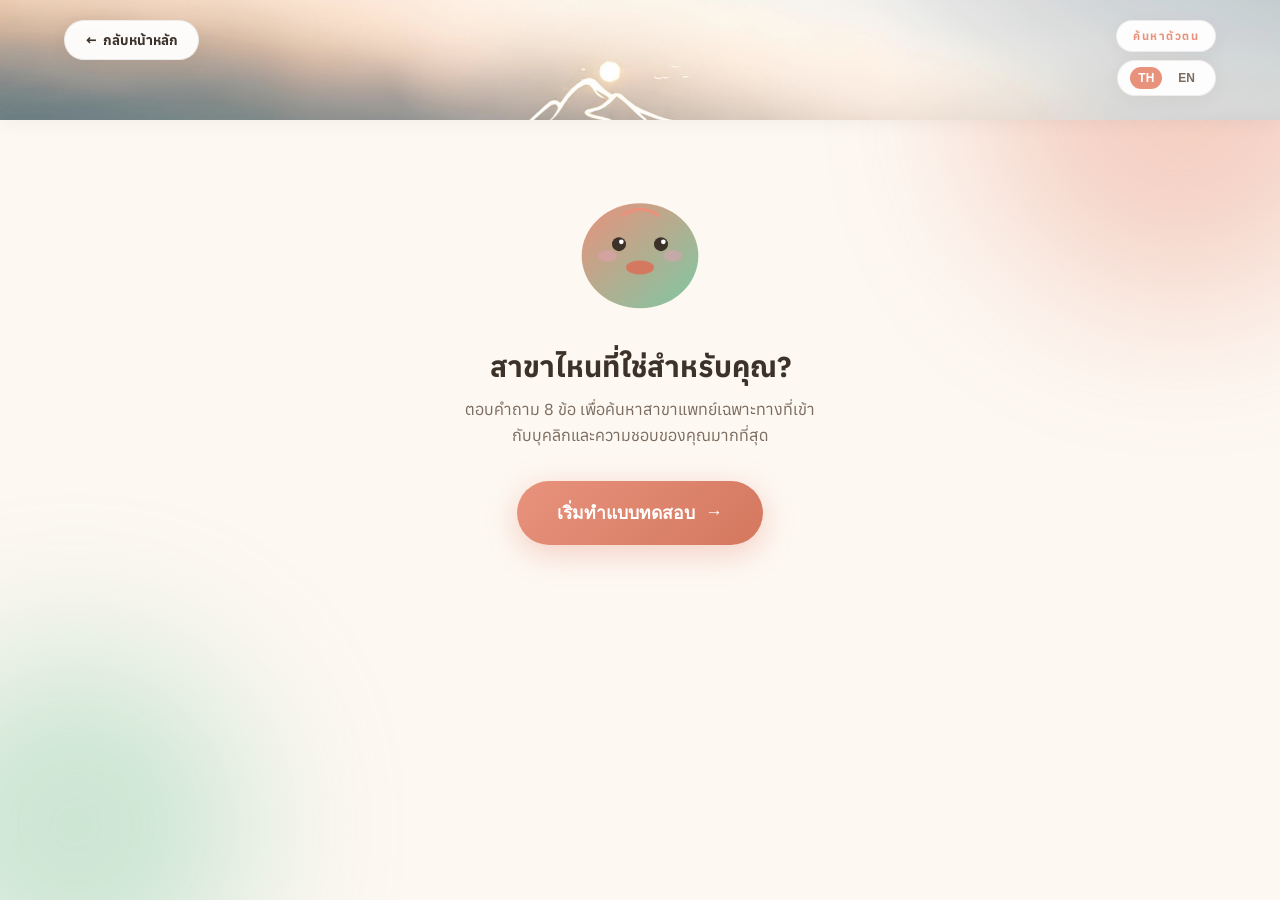
<file: gwajapen/quiz/index.html>
<!DOCTYPE html>
<html lang="th">
<head>
    <meta charset="UTF-8">
    <meta name="viewport" content="width=device-width, initial-scale=1.0">
    <title>Medical Specialty Quiz | กว่า-จะ-เป็น</title>
    <link rel="icon" href="data:image/svg+xml,<svg xmlns=%22http://www.w3.org/2000/svg%22 viewBox=%220 0 100 100%22><text y=%22.9em%22 font-size=%2290%22>🩺</text></svg>">
    <link href="https://fonts.googleapis.com/css2?family=Plus+Jakarta+Sans:wght@400;500;600;700;800&family=Anuphan:wght@400;500;600;700&display=swap" rel="stylesheet">
    <style>
        :root {
            --bg-warm: #FDF8F2;
            --bg-card: #FFFFFF;
            --text-main: #3D3229;
            --text-soft: #7A6B5E;
            --accent-coral: #E8927C;
            --accent-mint: #7EC8A3;
            --accent-lavender: #B8A9C9;
            --accent-sky: #8ECAE6;
            --accent-gold: #E6C065;
            --accent-rose: #E4A0B7;
            --border-soft: rgba(61, 50, 41, 0.08);
            --shadow-soft: 0 4px 20px rgba(61, 50, 41, 0.06);
            --shadow-float: 0 12px 40px rgba(61, 50, 41, 0.12);
        }

        * { margin: 0; padding: 0; box-sizing: border-box; }
        
        body {
            font-family: 'Anuphan', 'Plus Jakarta Sans', -apple-system, sans-serif;
            background: var(--bg-warm);
            color: var(--text-main);
            min-height: 100vh;
            overflow-x: hidden;
        }

        body.lang-th .show-en { display: none !important; }
        body.lang-en .show-th { display: none !important; }

        /* Animated Background */
        .bg-blobs {
            position: fixed;
            inset: 0;
            z-index: -1;
            overflow: hidden;
            pointer-events: none;
        }
        .bg-blobs::before, .bg-blobs::after {
            content: '';
            position: absolute;
            border-radius: 50%;
            filter: blur(80px);
            opacity: 0.4;
            animation: floatBlob 20s ease-in-out infinite;
        }
        .bg-blobs::before {
            width: 400px; height: 400px;
            background: var(--accent-coral);
            top: -100px; right: -100px;
        }
        .bg-blobs::after {
            width: 350px; height: 350px;
            background: var(--accent-mint);
            bottom: -100px; left: -100px;
            animation-delay: -10s;
        }
        @keyframes floatBlob {
            0%, 100% { transform: translate(0, 0) scale(1); }
            33% { transform: translate(30px, -30px) scale(1.05); }
            66% { transform: translate(-20px, 20px) scale(0.95); }
        }

        /* Header Banner */
        .header-banner {
            position: fixed;
            top: 0; left: 0;
            width: 100%; height: 120px;
            overflow: hidden;
            z-index: 100;
            background: white;
            box-shadow: 0 2px 20px rgba(0,0,0,0.05);
        }
        .header-banner img {
            width: 100%; height: 100%;
            object-fit: cover;
            object-position: center 30%;
            opacity: 0.9;
        }

        .top-nav {
            position: fixed;
            top: 20px; left: 0;
            width: 100%;
            padding: 0 5vw;
            display: flex;
            justify-content: space-between;
            align-items: flex-start;
            z-index: 110;
            pointer-events: none;
        }

        .back-btn {
            pointer-events: auto;
            text-decoration: none;
            color: var(--text-main);
            font-weight: 700;
            font-size: 0.85rem;
            background: rgba(255,255,255,0.95);
            padding: 10px 20px;
            border-radius: 50px;
            backdrop-filter: blur(10px);
            border: 1px solid var(--border-soft);
            box-shadow: var(--shadow-soft);
            transition: all 0.3s cubic-bezier(0.34, 1.56, 0.64, 1);
            display: flex;
            align-items: center;
            gap: 6px;
        }
        .back-btn:hover {
            transform: translateY(-2px) scale(1.02);
            box-shadow: var(--shadow-float);
        }

        .top-right {
            pointer-events: auto;
            display: flex;
            flex-direction: column;
            align-items: flex-end;
            gap: 8px;
        }

        .quiz-badge {
            background: rgba(255,255,255,0.95);
            backdrop-filter: blur(10px);
            padding: 8px 16px;
            border-radius: 50px;
            font-size: 0.7rem;
            font-weight: 800;
            letter-spacing: 1.5px;
            color: var(--accent-coral);
            text-transform: uppercase;
            border: 1px solid var(--border-soft);
            box-shadow: var(--shadow-soft);
        }

        .lang-toggle {
            background: rgba(255,255,255,0.95);
            backdrop-filter: blur(10px);
            padding: 6px 12px;
            border-radius: 50px;
            display: flex;
            gap: 8px;
            border: 1px solid var(--border-soft);
            box-shadow: var(--shadow-soft);
        }
        .lang-toggle button {
            background: none;
            border: none;
            font-size: 0.75rem;
            font-weight: 700;
            color: var(--text-soft);
            cursor: pointer;
            padding: 4px 8px;
            border-radius: 20px;
            transition: all 0.2s;
        }
        .lang-toggle button.active {
            background: var(--accent-coral);
            color: white;
        }

        /* Main Container */
        .main-container {
            max-width: 520px;
            margin: 0 auto;
            padding: 140px 20px 60px;
            min-height: 100vh;
        }

        /* Welcome Screen */
        .welcome-screen {
            text-align: center;
            padding: 40px 0;
            animation: fadeUp 0.6s ease;
        }
        @keyframes fadeUp {
            from { opacity: 0; transform: translateY(20px); }
            to { opacity: 1; transform: translateY(0); }
        }

        .welcome-blob {
            width: 140px;
            height: 140px;
            margin: 0 auto 24px;
            animation: bounce 2s ease-in-out infinite;
        }
        @keyframes bounce {
            0%, 100% { transform: translateY(0); }
            50% { transform: translateY(-10px); }
        }

        .welcome-title {
            font-size: 1.8rem;
            font-weight: 800;
            color: var(--text-main);
            margin-bottom: 12px;
            line-height: 1.3;
        }

        .welcome-desc {
            font-size: 1rem;
            color: var(--text-soft);
            line-height: 1.6;
            margin-bottom: 32px;
            max-width: 360px;
            margin-left: auto;
            margin-right: auto;
        }

        .start-btn {
            display: inline-flex;
            align-items: center;
            gap: 10px;
            background: linear-gradient(135deg, var(--accent-coral), #D4785F);
            color: white;
            font-size: 1.1rem;
            font-weight: 700;
            padding: 18px 40px;
            border: none;
            border-radius: 60px;
            cursor: pointer;
            box-shadow: 0 8px 30px rgba(232, 146, 124, 0.4);
            transition: all 0.3s cubic-bezier(0.34, 1.56, 0.64, 1);
        }
        .start-btn:hover {
            transform: translateY(-3px) scale(1.02);
            box-shadow: 0 12px 40px rgba(232, 146, 124, 0.5);
        }

        /* Quiz Screen */
        .quiz-screen {
            display: none;
            animation: fadeUp 0.5s ease;
        }

        .progress-wrapper {
            margin-bottom: 24px;
        }
        .progress-header {
            display: flex;
            justify-content: space-between;
            align-items: center;
            margin-bottom: 10px;
        }
        .progress-text {
            font-size: 0.85rem;
            font-weight: 600;
            color: var(--text-soft);
        }
        .progress-bar {
            height: 8px;
            background: rgba(0,0,0,0.06);
            border-radius: 10px;
            overflow: hidden;
        }
        .progress-fill {
            height: 100%;
            background: linear-gradient(90deg, var(--accent-mint), var(--accent-coral));
            border-radius: 10px;
            transition: width 0.4s cubic-bezier(0.34, 1.56, 0.64, 1);
        }

        .question-card {
            background: white;
            border-radius: 28px;
            padding: 28px 24px;
            box-shadow: var(--shadow-soft);
            border: 1px solid var(--border-soft);
            margin-bottom: 20px;
        }

        .question-number {
            display: inline-block;
            background: linear-gradient(135deg, var(--accent-lavender), var(--accent-sky));
            color: white;
            font-size: 0.75rem;
            font-weight: 800;
            padding: 6px 14px;
            border-radius: 20px;
            margin-bottom: 16px;
        }

        .question-text {
            font-size: 1.25rem;
            font-weight: 700;
            color: var(--text-main);
            line-height: 1.5;
            margin-bottom: 8px;
        }

        .options-grid {
            display: flex;
            flex-direction: column;
            gap: 12px;
            margin-top: 20px;
        }

        .option-btn {
            background: var(--bg-warm);
            border: 2px solid transparent;
            border-radius: 16px;
            padding: 18px 20px;
            text-align: left;
            cursor: pointer;
            transition: all 0.25s cubic-bezier(0.34, 1.56, 0.64, 1);
            display: flex;
            align-items: center;
            gap: 14px;
        }
        .option-btn:hover {
            background: white;
            border-color: var(--accent-coral);
            transform: translateX(4px);
            box-shadow: var(--shadow-soft);
        }
        .option-btn.selected {
            background: linear-gradient(135deg, rgba(232, 146, 124, 0.1), rgba(126, 200, 163, 0.1));
            border-color: var(--accent-coral);
            box-shadow: 0 4px 20px rgba(232, 146, 124, 0.15);
        }

        .option-icon {
            width: 44px;
            height: 44px;
            border-radius: 12px;
            background: white;
            display: flex;
            align-items: center;
            justify-content: center;
            font-size: 1.4rem;
            box-shadow: 0 2px 8px rgba(0,0,0,0.06);
            flex-shrink: 0;
        }

        .option-content {
            flex: 1;
        }
        .option-title {
            font-size: 1rem;
            font-weight: 700;
            color: var(--text-main);
            margin-bottom: 2px;
        }
        .option-desc {
            font-size: 0.85rem;
            color: var(--text-soft);
            line-height: 1.4;
        }

        /* Did You Know Carousel */
        .fact-carousel {
            background: linear-gradient(135deg, rgba(184, 169, 201, 0.15), rgba(142, 202, 230, 0.15));
            border-radius: 20px;
            padding: 20px 24px;
            margin-top: 20px;
            position: relative;
            overflow: hidden;
            min-height: 100px;
        }

        .fact-header {
            display: flex;
            align-items: center;
            gap: 8px;
            margin-bottom: 10px;
        }
        .fact-icon {
            font-size: 1.2rem;
        }
        .fact-label {
            font-size: 0.75rem;
            font-weight: 800;
            text-transform: uppercase;
            letter-spacing: 1px;
            color: var(--accent-lavender);
        }

        .fact-slider {
            position: relative;
            height: 60px;
        }
        .fact-item {
            position: absolute;
            inset: 0;
            opacity: 0;
            transform: translateY(10px);
            transition: all 0.5s ease;
            font-size: 0.9rem;
            color: var(--text-main);
            line-height: 1.5;
        }
        .fact-item.active {
            opacity: 1;
            transform: translateY(0);
        }

        .fact-dots {
            display: flex;
            justify-content: center;
            gap: 6px;
            margin-top: 12px;
        }
        .fact-dot {
            width: 6px;
            height: 6px;
            border-radius: 50%;
            background: rgba(0,0,0,0.15);
            transition: all 0.3s;
        }
        .fact-dot.active {
            background: var(--accent-lavender);
            width: 18px;
            border-radius: 4px;
        }

        /* Navigation Buttons */
        .nav-buttons {
            display: flex;
            gap: 12px;
            margin-top: 24px;
        }
        .nav-btn {
            flex: 1;
            padding: 16px 24px;
            border-radius: 50px;
            font-size: 1rem;
            font-weight: 700;
            cursor: pointer;
            transition: all 0.3s cubic-bezier(0.34, 1.56, 0.64, 1);
            border: none;
        }
        .nav-btn.back {
            background: white;
            color: var(--text-soft);
            border: 2px solid var(--border-soft);
        }
        .nav-btn.back:hover {
            border-color: var(--text-soft);
        }
        .nav-btn.next {
            background: linear-gradient(135deg, var(--accent-coral), #D4785F);
            color: white;
            box-shadow: 0 6px 25px rgba(232, 146, 124, 0.35);
        }
        .nav-btn.next:hover {
            transform: translateY(-2px);
            box-shadow: 0 10px 35px rgba(232, 146, 124, 0.45);
        }
        .nav-btn:disabled {
            opacity: 0.5;
            cursor: not-allowed;
            transform: none !important;
        }

        /* Processing Screen */
        .processing-screen {
            display: none;
            text-align: center;
            padding: 60px 20px;
            animation: fadeUp 0.5s ease;
        }

        .processing-blobs {
            display: flex;
            justify-content: center;
            gap: 20px;
            margin-bottom: 32px;
        }
        .processing-blob {
            width: 60px;
            height: 60px;
            animation: processBounce 0.6s ease-in-out infinite;
        }
        .processing-blob:nth-child(2) { animation-delay: 0.1s; }
        .processing-blob:nth-child(3) { animation-delay: 0.2s; }

        @keyframes processBounce {
            0%, 100% { transform: translateY(0) scale(1); }
            50% { transform: translateY(-15px) scale(1.1); }
        }

        .processing-text {
            font-size: 1.2rem;
            font-weight: 700;
            color: var(--text-main);
            margin-bottom: 8px;
        }
        .processing-sub {
            font-size: 0.95rem;
            color: var(--text-soft);
        }

        /* Results Screen */
        .results-screen {
            display: none;
            animation: fadeUp 0.6s ease;
            padding-bottom: 40px;
        }

        .results-header {
            text-align: center;
            margin-bottom: 28px;
        }
        .results-title {
            font-size: 1.6rem;
            font-weight: 800;
            color: var(--text-main);
            margin-bottom: 8px;
        }
        .results-subtitle {
            font-size: 0.95rem;
            color: var(--text-soft);
        }

        /* Share Card */
        .share-card {
            background: linear-gradient(145deg, #FFFFFF 0%, #FDF8F2 100%);
            border-radius: 32px;
            padding: 32px 24px;
            box-shadow: var(--shadow-float);
            border: 1px solid rgba(255,255,255,0.8);
            margin-bottom: 24px;
            position: relative;
            overflow: hidden;
        }
        .share-card::before {
            content: '';
            position: absolute;
            top: -50%; right: -50%;
            width: 100%; height: 100%;
            background: radial-gradient(circle, rgba(232, 146, 124, 0.1) 0%, transparent 70%);
            pointer-events: none;
        }

        .blob-trio {
            display: flex;
            justify-content: center;
            align-items: flex-end;
            gap: 16px;
            margin-bottom: 24px;
            position: relative;
            z-index: 1;
        }
        .blob-trio .blob-wrapper {
            text-align: center;
        }
        .blob-trio .blob-wrapper:nth-child(2) {
            transform: translateY(-12px);
        }
        .blob-trio .blob-char {
            transition: transform 0.3s ease;
        }
        .blob-trio .blob-wrapper:hover .blob-char {
            transform: scale(1.1) rotate(-5deg);
        }
        .blob-abbrev {
            font-size: 0.75rem;
            font-weight: 800;
            color: var(--text-main);
            margin-top: 6px;
            letter-spacing: 0.5px;
        }
        .blob-rank {
            font-size: 0.65rem;
            font-weight: 700;
            color: var(--text-soft);
            margin-top: 2px;
        }
        .blob-rank.gold { color: #D4A84B; }

        .match-list {
            position: relative;
            z-index: 1;
        }

        .match-item {
            background: white;
            border-radius: 20px;
            padding: 20px;
            margin-bottom: 14px;
            box-shadow: 0 4px 15px rgba(0,0,0,0.04);
            border: 1px solid var(--border-soft);
            display: flex;
            align-items: center;
            gap: 16px;
            transition: all 0.3s ease;
        }
        .match-item:hover {
            transform: translateY(-2px);
            box-shadow: var(--shadow-soft);
        }
        .match-item.rank-1 {
            background: linear-gradient(135deg, rgba(230, 192, 101, 0.12), rgba(232, 146, 124, 0.08));
            border-color: rgba(230, 192, 101, 0.3);
        }

        .match-rank {
            width: 36px;
            height: 36px;
            border-radius: 50%;
            background: var(--bg-warm);
            display: flex;
            align-items: center;
            justify-content: center;
            font-size: 0.9rem;
            font-weight: 800;
            color: var(--text-soft);
            flex-shrink: 0;
        }
        .match-item.rank-1 .match-rank {
            background: linear-gradient(135deg, var(--accent-gold), #D4A84B);
            color: white;
        }

        .match-info {
            flex: 1;
            min-width: 0;
        }
        .match-name {
            font-size: 1.05rem;
            font-weight: 700;
            color: var(--text-main);
            margin-bottom: 4px;
        }
        .match-name-sub {
            font-size: 0.8rem;
            color: var(--text-soft);
        }

        .match-score {
            text-align: right;
        }
        .match-percent {
            font-size: 1.3rem;
            font-weight: 800;
            background: linear-gradient(135deg, var(--accent-coral), var(--accent-mint));
            -webkit-background-clip: text;
            -webkit-text-fill-color: transparent;
            background-clip: text;
        }
        .match-label {
            font-size: 0.7rem;
            color: var(--text-soft);
            text-transform: uppercase;
            letter-spacing: 0.5px;
        }

        .share-footer {
            text-align: center;
            padding-top: 16px;
            border-top: 1px dashed var(--border-soft);
            margin-top: 20px;
        }
        .share-brand {
            font-size: 0.8rem;
            font-weight: 700;
            color: var(--accent-coral);
        }

        /* Action Buttons */
        .action-buttons {
            display: flex;
            gap: 12px;
            margin-bottom: 32px;
        }
        .action-btn {
            flex: 1;
            padding: 14px 20px;
            border-radius: 50px;
            font-size: 0.9rem;
            font-weight: 700;
            cursor: pointer;
            transition: all 0.3s ease;
            display: flex;
            align-items: center;
            justify-content: center;
            gap: 8px;
            border: none;
        }
        .action-btn.share {
            background: linear-gradient(135deg, var(--accent-coral), #D4785F);
            color: white;
            box-shadow: 0 6px 20px rgba(232, 146, 124, 0.3);
        }
        .action-btn.restart {
            background: white;
            color: var(--text-main);
            border: 2px solid var(--border-soft);
        }
        .action-btn:hover {
            transform: translateY(-2px);
        }

        /* Detailed Results */
        .detail-section {
            margin-bottom: 24px;
        }
        .detail-header {
            font-size: 1.1rem;
            font-weight: 700;
            color: var(--text-main);
            margin-bottom: 16px;
            display: flex;
            align-items: center;
            gap: 8px;
        }

        .specialty-card {
            background: white;
            border-radius: 24px;
            overflow: hidden;
            box-shadow: var(--shadow-soft);
            border: 1px solid var(--border-soft);
            margin-bottom: 16px;
        }

        .specialty-banner {
            height: 100px;
            position: relative;
            display: flex;
            align-items: center;
            justify-content: center;
        }
        .specialty-banner .blob-large {
            filter: drop-shadow(0 4px 12px rgba(0,0,0,0.15));
        }

        .specialty-content {
            padding: 20px;
        }
        .specialty-name {
            font-size: 1.2rem;
            font-weight: 800;
            color: var(--text-main);
            margin-bottom: 4px;
        }
        .specialty-name-en {
            font-size: 0.85rem;
            color: var(--text-soft);
            margin-bottom: 12px;
        }

        .specialty-desc {
            font-size: 0.9rem;
            color: var(--text-soft);
            line-height: 1.6;
            margin-bottom: 16px;
        }

        .specialty-tags {
            display: flex;
            flex-wrap: wrap;
            gap: 8px;
            margin-bottom: 16px;
        }
        .specialty-tag {
            font-size: 0.75rem;
            font-weight: 600;
            padding: 6px 12px;
            border-radius: 20px;
            background: var(--bg-warm);
            color: var(--text-main);
        }

        .specialty-links {
            display: flex;
            gap: 10px;
        }
        .specialty-link {
            flex: 1;
            padding: 12px 16px;
            border-radius: 12px;
            font-size: 0.85rem;
            font-weight: 700;
            text-decoration: none;
            text-align: center;
            transition: all 0.3s ease;
        }
        .specialty-link.primary {
            background: var(--text-main);
            color: white;
        }
        .specialty-link.secondary {
            background: var(--bg-warm);
            color: var(--text-main);
        }
        .specialty-link:hover {
            transform: translateY(-2px);
        }

        /* Disclaimer */
        .disclaimer {
            background: rgba(142, 202, 230, 0.1);
            border-radius: 16px;
            padding: 16px 20px;
            margin-top: 24px;
        }
        .disclaimer-text {
            font-size: 0.8rem;
            color: var(--text-soft);
            line-height: 1.5;
        }

        /* Responsive */
        @media (max-width: 480px) {
            .main-container {
                padding: 130px 16px 40px;
            }
            .welcome-title {
                font-size: 1.5rem;
            }
            .question-text {
                font-size: 1.1rem;
            }
            .option-btn {
                padding: 14px 16px;
            }
            .option-icon {
                width: 38px;
                height: 38px;
                font-size: 1.2rem;
            }
        }

        /* Reduced Motion */
        @media (prefers-reduced-motion: reduce) {
            *, *::before, *::after {
                animation-duration: 0.01ms !important;
                transition-duration: 0.01ms !important;
            }
        }
    </style>
</head>
<body class="lang-th">
    <div class="bg-blobs"></div>
    
    <div class="header-banner">
        <img src="../banner.jpg" alt="Banner" onerror="this.style.background='linear-gradient(135deg, #FDF8F2, #EFE6DB)'">
    </div>

    <nav class="top-nav">
        <a href="../" class="back-btn">
            <span>←</span>
            <span class="show-th">กลับหน้าหลัก</span>
            <span class="show-en">Back</span>
        </a>
        <div class="top-right">
            <div class="quiz-badge">
                <span class="show-th">ค้นหาตัวตน</span>
                <span class="show-en">Personality Quiz</span>
            </div>
            <div class="lang-toggle">
                <button id="btn-th" class="active" onclick="setLang('th')">TH</button>
                <button id="btn-en" onclick="setLang('en')">EN</button>
            </div>
        </div>
    </nav>

    <main class="main-container">
        <!-- Welcome Screen -->
        <section class="welcome-screen" id="welcomeScreen">
            <svg class="welcome-blob" viewBox="0 0 120 120">
                <defs>
                    <linearGradient id="welcomeGrad" x1="0%" y1="0%" x2="100%" y2="100%">
                        <stop offset="0%" stop-color="#E8927C"/>
                        <stop offset="100%" stop-color="#7EC8A3"/>
                    </linearGradient>
                </defs>
                <ellipse cx="60" cy="65" rx="50" ry="45" fill="url(#welcomeGrad)"/>
                <circle cx="42" cy="55" r="6" fill="#3D3229"/>
                <circle cx="78" cy="55" r="6" fill="#3D3229"/>
                <circle cx="44" cy="53" r="2" fill="white"/>
                <circle cx="80" cy="53" r="2" fill="white"/>
                <ellipse cx="60" cy="75" rx="12" ry="6" fill="#D4785F"/>
                <ellipse cx="32" cy="65" rx="8" ry="5" fill="rgba(228, 160, 183, 0.5)"/>
                <ellipse cx="88" cy="65" rx="8" ry="5" fill="rgba(228, 160, 183, 0.5)"/>
                <path d="M 45 30 Q 60 20 75 30" stroke="#E8927C" stroke-width="3" fill="none" stroke-linecap="round"/>
            </svg>

            <h1 class="welcome-title">
                <span class="show-th">สาขาไหนที่ใช่สำหรับคุณ?</span>
                <span class="show-en">Which Specialty Fits You?</span>
            </h1>
            
            <p class="welcome-desc">
                <span class="show-th">ตอบคำถาม 8 ข้อ เพื่อค้นหาสาขาแพทย์เฉพาะทางที่เข้ากับบุคลิกและความชอบของคุณมากที่สุด</span>
                <span class="show-en">Answer 8 questions to discover the medical specialties that match your personality and preferences</span>
            </p>

            <button class="start-btn" onclick="startQuiz()">
                <span class="show-th">เริ่มทำแบบทดสอบ</span>
                <span class="show-en">Start Quiz</span>
                <span>→</span>
            </button>
        </section>

        <!-- Quiz Screen -->
        <section class="quiz-screen" id="quizScreen">
            <div class="progress-wrapper">
                <div class="progress-header">
                    <span class="progress-text" id="progressText">1 / 8</span>
                    <span class="progress-text" id="progressPercent">13%</span>
                </div>
                <div class="progress-bar">
                    <div class="progress-fill" id="progressFill" style="width: 12.5%"></div>
                </div>
            </div>

            <div class="question-card" id="questionCard">
                <!-- Dynamic content -->
            </div>

            <div class="fact-carousel" id="factCarousel">
                <div class="fact-header">
                    <span class="fact-icon">💡</span>
                    <span class="fact-label">
                        <span class="show-th">รู้หรือไม่?</span>
                        <span class="show-en">Did you know?</span>
                    </span>
                </div>
                <div class="fact-slider" id="factSlider">
                    <!-- Dynamic facts -->
                </div>
                <div class="fact-dots" id="factDots">
                    <!-- Dynamic dots -->
                </div>
            </div>

            <div class="nav-buttons">
                <button class="nav-btn back" id="backBtn" onclick="prevQuestion()">
                    <span class="show-th">← ย้อนกลับ</span>
                    <span class="show-en">← Back</span>
                </button>
                <button class="nav-btn next" id="nextBtn" onclick="nextQuestion()" disabled>
                    <span class="show-th">ถัดไป →</span>
                    <span class="show-en">Next →</span>
                </button>
            </div>
        </section>

        <!-- Processing Screen -->
        <section class="processing-screen" id="processingScreen">
            <div class="processing-blobs">
                <svg class="processing-blob" viewBox="0 0 60 60">
                    <ellipse cx="30" cy="32" rx="25" ry="22" fill="#E8927C"/>
                    <circle cx="22" cy="28" r="4" fill="#3D3229"/>
                    <circle cx="38" cy="28" r="4" fill="#3D3229"/>
                </svg>
                <svg class="processing-blob" viewBox="0 0 60 60">
                    <ellipse cx="30" cy="32" rx="25" ry="22" fill="#7EC8A3"/>
                    <circle cx="22" cy="28" r="4" fill="#3D3229"/>
                    <circle cx="38" cy="28" r="4" fill="#3D3229"/>
                </svg>
                <svg class="processing-blob" viewBox="0 0 60 60">
                    <ellipse cx="30" cy="32" rx="25" ry="22" fill="#B8A9C9"/>
                    <circle cx="22" cy="28" r="4" fill="#3D3229"/>
                    <circle cx="38" cy="28" r="4" fill="#3D3229"/>
                </svg>
            </div>
            <p class="processing-text">
                <span class="show-th">กำลังวิเคราะห์คำตอบ...</span>
                <span class="show-en">Analyzing your answers...</span>
            </p>
            <p class="processing-sub">
                <span class="show-th">ค้นหาสาขาที่ใช่สำหรับคุณ</span>
                <span class="show-en">Finding your perfect match</span>
            </p>
        </section>

        <!-- Results Screen -->
        <section class="results-screen" id="resultsScreen">
            <div class="results-header">
                <h2 class="results-title">
                    <span class="show-th">ผลลัพธ์ของคุณ! 🎉</span>
                    <span class="show-en">Your Results! 🎉</span>
                </h2>
                <p class="results-subtitle">
                    <span class="show-th">สาขาเฉพาะทาง 3 อันดับที่เข้ากับคุณมากที่สุด</span>
                    <span class="show-en">Top 3 specialties that match your personality</span>
                </p>
            </div>

            <div class="share-card" id="shareCard">
                <div class="blob-trio" id="blobTrio">
                    <!-- Dynamic blobs -->
                </div>
                <div class="match-list" id="matchList">
                    <!-- Dynamic matches -->
                </div>
                <div class="share-footer">
                    <span class="share-brand">กว่า-จะ-เป็น | Medical Specialty Quiz</span>
                </div>
            </div>

            <div class="action-buttons">
                <button class="action-btn share" onclick="shareResults()">
                    <span>📤</span>
                    <span class="show-th">แชร์ผลลัพธ์</span>
                    <span class="show-en">Share</span>
                </button>
                <button class="action-btn restart" onclick="restartQuiz()">
                    <span>🔄</span>
                    <span class="show-th">ทำใหม่</span>
                    <span class="show-en">Restart</span>
                </button>
            </div>

            <div class="detail-section">
                <h3 class="detail-header">
                    <span>📋</span>
                    <span class="show-th">รายละเอียดแต่ละสาขา</span>
                    <span class="show-en">Specialty Details</span>
                </h3>
                <div id="detailCards">
                    <!-- Dynamic specialty cards -->
                </div>
            </div>

            <div class="disclaimer">
                <p class="disclaimer-text">
                    <span class="show-th">⚠️ ผลลัพธ์นี้เป็นเพียงแนวทางเบื้องต้นในการค้นหาสาขาที่อาจเหมาะกับคุณ ควรศึกษาข้อมูลเพิ่มเติม พูดคุยกับแพทย์ในสาขาต่างๆ และทำ Shadowing ก่อนตัดสินใจ ลิงก์ AAMC เป็นข้อมูลจากสหรัฐอเมริกา</span>
                    <span class="show-en">⚠️ These results are just a starting point for exploration. Please research further, talk to physicians in various specialties, and arrange shadowing before making decisions. AAMC links contain US-specific information.</span>
                </p>
            </div>
        </section>
    </main>

<script>
// ========== DATA ==========
const questions = [
    {
        id: 1,
        text_th: "ถ้าคุณเป็นแพทย์ คุณอยากให้การชีวิตการทำงานในแต่ละวันเป็นยังไง?",
        text_en: "If you were a doctor at a hospital, what would you want your day to be like?",
        options: [
            { id: 'a', icon: '⚡', title_th: 'เอาคนไข้ใหม่เข้ามาเรื่อยๆ ทำหลายเคสต่อวัน', title_en: 'New patients constantly, many cases daily', desc_th: 'ไม่มีวันที่เหมือนกัน ต้องตัดสินใจเร็ว', desc_en: 'No two days alike, quick decisions', scores: { pace: 3, acute: 3, crisis: 2 } },
            { id: 'b', icon: '📋', title_th: 'ดูคนไข้ที่นัดไว้ ทำตามตารางที่แพลน', title_en: 'See scheduled patients, follow set plan', desc_th: 'รู้ว่าวันนี้จะทำอะไรตั้งแต่เช้า', desc_en: 'Know the day plan from morning', scores: { chronic: 2, depth: 2, control: 2 } },
            { id: 'c', icon: '🧘', title_th: 'ทำงานในห้อง อ่านผล วิเคราะห์ข้อมูล', title_en: 'Work in office, read results, analyze data', desc_th: 'มีเวลาคิด ไม่ต้องรีบ', desc_en: 'Time to think, no rush', scores: { cognitive: 3, diagnostic: 2, behindScenes: 2 } },
            { id: 'd', icon: '🤝', title_th: 'ประชุมทีม คุยกับหลายๆ ภาควิชา', title_en: 'Team meetings, discuss with multiple departments', desc_th: 'ทำงานร่วมกับหมอหลายสาขา', desc_en: 'Work with doctors from many fields', scores: { teamwork: 3, holistic: 2, support: 2 } }
        ],
        facts: [
            { th: 'แพทย์ฉุกเฉินอาจดูผู้ป่วย 20-50 รายต่อเวร ในขณะที่จิตแพทย์อาจพบเพียง 6-8 ราย แต่ใช้เวลากับแต่ละคนนานกว่ามาก', en: 'ER doctors may see 20-50 patients per shift, while psychiatrists might see just 6-8 but spend much deeper time with each one' },
            { th: 'รังสีแพทย์ทำงานในห้องมืดอ่านภาพ CT และ MRI ทั้งวัน แตกต่างจากกุมารแพทย์ที่พูดคุยกับเด็กและครอบครัวตลอดเวลา', en: 'Radiologists work in dark rooms reading CT and MRI all day, while pediatricians constantly interact with kids and families' },
            { th: 'ศัลยแพทย์หัวใจอาจยืนผ่าตัด 8-12 ชั่วโมงติดต่อกัน ขณะที่แพทย์ผิวหนังมักทำงาน 9-5 ในคลินิก', en: 'Cardiac surgeons may stand operating for 8-12 hours straight, while dermatologists often work 9-5 clinic hours' },
            { th: 'แพทย์เวชศาสตร์ครอบครัวดูแลคนไข้ทุกเพศทุกวัยตั้งแต่เกิดจนตาย แต่อายุรแพทย์โรคไตจะเชี่ยวชาญเฉพาะอวัยวะเดียว', en: 'Family doctors care for all ages from birth to death, while nephrologists specialize deeply in just one organ' }
        ]
    },
    {
        id: 2,
        text_th: "คนไข้มาด้วยอาการปวดท้อง คุณอยากแก้ไขปัญหานี้อย่างไร?",
        text_en: "A patient comes with abdominal pain. How would you want to solve this?",
        options: [
            { id: 'a', icon: '🔧', title_th: 'ผ่าตัดแก้ไขทันที ถ้าเป็นไส้ติ่ง', title_en: 'Operate immediately if appendicitis', desc_th: 'ลงมือทำได้เลย เห็นผลชัด', desc_en: 'Can act right away, clear results', scores: { procedural: 3, action: 3, acute: 2 } },
            { id: 'b', icon: '🔍', title_th: 'ตรวจเลือด CT Scan หาสาเหตุ', title_en: 'Run blood tests, CT scan to find cause', desc_th: 'ต้องรู้ว่าเป็นอะไรแน่ๆ ก่อน', desc_en: 'Need to know exactly what it is first', scores: { cognitive: 3, diagnostic: 3, depth: 2 } },
            { id: 'c', icon: '🛡️', title_th: 'สอนวิธีดูแลตัวเองในอนาคตไม่ให้ปวดอีก ปรับพฤติกรรม', title_en: 'Teach prevention for next time, change behavior', desc_th: 'แก้ที่ต้นเหตุ ป้องกันดีกว่ารักษา', desc_en: 'Fix root cause, prevention beats cure', scores: { prevention: 3, population: 2, strategy: 2 } },
            { id: 'd', icon: '💬', title_th: 'ถามให้ละเอียดสิ อาจเป็นเรื่องความเครียดก็ได้', title_en: 'Ask detailed questions, might be stress-related', desc_th: 'ฟังเรื่องราว อาจไม่ใช่แค่โรคกาย', desc_en: 'Listen to story, may not be just physical', scores: { counseling: 3, empathy: 2, relationship: 2 } }
        ],
        facts: [
            { th: 'ศัลยแพทย์ออร์โธฯ "ซ่อม" กระดูกหักทันที แตแพทย์รูมาโตฯ ต้องวิเคราะห์ระบบภูมิคุ้มกันซับซ้อนนานหลายสัปดาห์', en: 'Orthopedic surgeons "fix" fractures immediately, while rheumatologists analyze complex immune systems for weeks' },
            { th: 'แพทย์เวชศาสตร์ป้องกันวางนโยบายวัคซีนระดับชาติ ในขณะที่แพทย์ฉุกเฉินรักษาคนหนึ่งๆ ตรงหน้า', en: 'Preventive medicine doctors design national vaccine policies, while ER physicians treat individual patients in front of them' },
            { th: 'พยาธิแพทย์ไม่เคยพบผู้ป่วยแต่วินิจฉัยโรคจากชิ้นเนื้อ ศัลยแพทย์ตกแต่งพูดคุยกับคนไข้เรื่องความคาดหวังทางความงาม', en: 'Pathologists never meet patients but diagnose diseases from tissues, while plastic surgeons discuss aesthetic expectations extensively' },
            { th: 'จิตแพทย์ใช้การพูดคุยเป็นเครื่องมือรักษาหลัก แต่วิสัญญีแพทย์ใช้ยาและเครื่องมือเป็นหลัก', en: 'Psychiatrists use conversation as their main treatment tool, while anesthesiologists primarily use medications and equipment' }
        ]
    },
    {
        id: 3,
        text_th: "ถ้าคุณช่วยคนไข้คนหนึ่ง คุณอยากเห็นผลแบบไหน?",
        text_en: "If you help a patient, what outcome would you want to see?",
        options: [
            { id: 'a', icon: '⏱️', title_th: 'วันนี้เข้ามาป่วย พรุ่งนี้กลับบ้านหาย', title_en: 'Sick today, home cured tomorrow', desc_th: 'แก้ปัญหาเฉียบพลัน รักษาหายเร็ว', desc_en: 'Fix acute problem, quick recovery', scores: { acute: 3, crisis: 2, pace: 2 } },
            { id: 'b', icon: '📅', title_th: 'รักษา 2-3 เดือน ค่อยๆ ดีขึ้น', title_en: 'Treat 2-3 months, gradually improve', desc_th: 'ติดตามผลระยะกลาง เห็นความคืบหน้า', desc_en: 'Follow mid-term, see progress', scores: { chronic: 2, depth: 2, procedural: 1 } },
            { id: 'c', icon: '📆', title_th: 'ดูแลไปเรื่อยๆ หลายปี รู้จักคนไข้ดี', title_en: 'Care continuously for years, know well', desc_th: 'สร้างความสัมพันธ์ยาวนาน ดูแลแบบองค์รวม', desc_en: 'Build long relationship, holistic care', scores: { relationship: 3, chronic: 3, holistic: 2 } },
            { id: 'd', icon: '🌍', title_th: 'ช่วยรุ่นลูกหลานเหลนไม่ให้ป่วย', title_en: 'Help future generations not get sick', desc_th: 'ทำงานระบบ ผลกระทบกว้าง', desc_en: 'System work, broad impact', scores: { population: 3, prevention: 3, research: 2 } }
        ],
        facts: [
            { th: 'แพทย์ฉุกเฉินเห็นผลในไม่กี่นาที แพทย์โรคมะเร็งติดตามคนไข้ไปหลายปี แพทย์เวชพันธุศาสตร์อาจช่วยป้องกันโรคข้ามรุ่น', en: 'ER doctors see results in minutes, oncologists follow patients for years, geneticists may prevent diseases across generations' },
            { th: 'กุมารแพทย์ดูแลเด็กตั้งแต่เกิดจนโต 18 ปี ในขณะที่วิสัญญีแพทย์ดูแลผู้ป่วยเพียงไม่กี่ชั่วโมงระหว่างผ่าตัด', en: 'Pediatricians care for children from birth to 18 years, while anesthesiologists care for patients just hours during surgery' },
            { th: 'แพทย์เวชศาสตร์ฟื้นฟูช่วยคนไข้กลับมาเดินได้อีกครั้งในหลายเดือน ศัลยแพทย์ประสาทอาจเปลี่ยนชีวิตคนไข้ภายในวันเดียว', en: 'PM&R doctors help patients walk again over months, neurosurgeons may change lives within a single day' },
            { th: 'แพทย์โรคต่อมไร้ท่อดูแลผู้ป่วยเบาหวานตลอดชีวิต แพทย์ผิวหนังอาจรักษาผื่นหายภายในสัปดาห์', en: 'Endocrinologists manage diabetic patients lifelong, dermatologists may cure a rash within a week' }
        ]
    },
    {
        id: 4,
        text_th: "มีคนไข้วิกฤตเข้ามา 3 คนพร้อมกัน คุณจะรู้สึกอย่างไร?",
        text_en: "Three critical patients arrive at once. How would you feel?",
        options: [
            { id: 'a', icon: '🔥', title_th: 'ตื่นเต้นจัง นี่แหละที่รอคอย', title_en: 'Excited! This is what I live for', desc_th: 'รู้สึกว่าทำงานได้ดีในสถานการณ์กดดัน', desc_en: 'Feel I work best under pressure', scores: { crisis: 3, acute: 3, action: 2 } },
            { id: 'b', icon: '🧊', title_th: 'ใจเย็น แยกทีละคน ทำตามขั้นตอนสิ', title_en: 'Stay calm, prioritize one by one, follow protocol', desc_th: 'คิดอย่างเป็นระบบ ไม่ตื่นตระหนก', desc_en: 'Think systematically, do not panic', scores: { cognitive: 2, control: 3, diagnostic: 2 } },
            { id: 'c', icon: '🚫', title_th: 'เครียด อยากทำงานเงียบๆ', title_en: 'Stressed, prefer quieter work', desc_th: 'ไม่ชอบความกดดันแบบนี้', desc_en: 'Do not like this kind of pressure', scores: { behindScenes: 3, chronic: 2, prevention: 1 } },
            { id: 'd', icon: '🤗', title_th: 'ดูแลให้ครอบครัวสงบ ช่วยให้กำลังใจ', title_en: 'Keep families calm, give support', desc_th: 'เป็นที่พึ่งทางใจในยามวิกฤต', desc_en: 'Be emotional anchor in crisis', scores: { empathy: 3, support: 3, counseling: 2 } }
        ],
        facts: [
            { th: 'ศัลยแพทย์หัวใจทรวงอกต้องตัดสินใจเรื่องชีวิตคนในวินาที รังสีแพทย์มีเวลาวิเคราะห์ภาพอย่างละเอียด', en: 'Cardiothoracic surgeons make life-or-death decisions in seconds, radiologists have time to analyze images carefully' },
            { th: 'แพทย์ประคับประคองช่วยครอบครัวรับมือกับการสูญเสีย จิตแพทย์ช่วยคนไข้ผ่านวิกฤตทางจิตใจ', en: 'Palliative care doctors help families cope with loss, psychiatrists help patients through mental health crises' },
            { th: 'พยาธิแพทย์ทำงานเบื้องหลังไม่ต้องเผชิญหน้าความกดดันโดยตรง แพทย์ฉุกเฉินเจอทุกวัน', en: 'Pathologists work behind the scenes without direct pressure, ER doctors face it daily' },
            { th: 'แพทย์ดมยาต้องพร้อมจัดการวิกฤตตลอดเวลาในห้องผ่าตัด แพทย์โรคผิวหนังมักทำงานในคลินิกที่สงบกว่า', en: 'Anesthesiologists must be ready for crises constantly in the OR, dermatologists often work in calmer clinic settings' }
        ]
    },
    {
        id: 5,
        text_th: "ถ้าต้องเรียนอะไรใหม่ คุณชอบแบบไหน?",
        text_en: "If you had to learn something new, what would you prefer?",
        options: [
            { id: 'a', icon: '🎯', title_th: 'ฝึกเทคนิคซ้ำๆ จนเซียน', title_en: 'Practice technique repeatedly until mastery', desc_th: 'เช่น เย็บแผล ทำหัตถการ', desc_en: 'Like suturing, procedures', scores: { procedural: 3, technical: 3, depth: 2 } },
            { id: 'b', icon: '🧩', title_th: 'ศึกษากลไกว่ามันทำงานยังไง', title_en: 'Study how mechanisms work', desc_th: 'เช่น ระบบฮอร์โมน เซลล์สื่อสาร', desc_en: 'Like hormone systems, cell signaling', scores: { cognitive: 3, diagnostic: 2, depth: 3 } },
            { id: 'c', icon: '📚', title_th: 'รู้หลายเรื่อง ไม่ต้องลึกมากก็ได้', title_en: 'Know many things, not too deep', desc_th: 'รู้ทั่วหลายโรค หลายระบบ', desc_en: 'Know various diseases, systems', scores: { breadth: 3, versatile: 3, holistic: 2 } },
            { id: 'd', icon: '🔬', title_th: 'ค้นหาสิ่งใหม่ๆ ทำวิจัยจ้ะ', title_en: 'Discover new things, do research', desc_th: 'สนใจสิ่งที่ยังไม่มีคำตอบ', desc_en: 'Interested in unanswered questions', scores: { research: 3, technical: 2, depth: 2 } }
        ],
        facts: [
            { th: 'จักษุแพทย์ฝึกผ่าตัดภายใต้กล้องจุลทรรศน์นับพันครั้ง แพทย์เวชศาสตร์ครอบครัวต้องรู้โรคหลายร้อยชนิด', en: 'Ophthalmologists train thousands of microscopic surgeries, family doctors must know hundreds of disease types' },
            { th: 'นักประสาทวิทยาต้องเข้าใจกายวิภาคสมองอย่างลึกซึ้ง แพทย์โรคติดเชื้อต้องตามข่าวเชื้อโรคใหม่ๆ ตลอด', en: 'Neurologists must deeply understand brain anatomy, infectious disease doctors constantly track new pathogens' },
            { th: 'แพทย์เวชพันธุศาสตร์อยู่แนวหน้าของการค้นพบใหม่ๆ แพทย์ออร์โธปิดิกส์ต้องฝึกใช้เครื่องมือเฉพาะทางจนชำนาญ', en: 'Medical geneticists are at the frontier of new discoveries, orthopedic surgeons master specialized tools through practice' },
            { th: 'แพทย์อายุรกรรมทั่วไปต้องรู้เรื่องหลายระบบอวัยวะ แพทย์โรคหัวใจเชี่ยวชาญลึกเฉพาะหัวใจ', en: 'General internists know multiple organ systems, cardiologists specialize deeply in just the heart' }
        ]
    },
    {
        id: 6,
        text_th: "คุณอยากมีความสัมพันธ์กับคนไข้แบบไหน?",
        text_en: "What kind of patient relationship do you want?",
        options: [
            { id: 'a', icon: '👥', title_th: 'เจอคนไข้ใหม่ทุกวัน ไม่ต้องจำ', title_en: 'Meet new patients daily, no need to remember', desc_th: 'แต่ละเคสไม่เหมือนกัน น่าสนใจ', desc_en: 'Each case different and interesting', scores: { pace: 2, acute: 2, breadth: 2 } },
            { id: 'b', icon: '💝', title_th: 'พบคนไข้คนเดิมบ่อยๆ จนรู้จักกันดี', title_en: 'See same patients often, know them well', desc_th: 'เหมือนเพื่อน รู้ว่าชีวิตเป็นยังไง', desc_en: 'Like friends, know their lives', scores: { relationship: 3, depth: 3, empathy: 2 } },
            { id: 'c', icon: '🖥️', title_th: 'ไม่ต้องพบคนไข้เลย ทำงานกับข้อมูล', title_en: 'No patient meetings, work with data', desc_th: 'อ่านผลแล็บ ภาพถ่าย ชิ้นเนื้อ', desc_en: 'Read lab results, images, tissues', scores: { behindScenes: 3, technical: 2, diagnostic: 2 } },
            { id: 'd', icon: '👨‍👩‍👧', title_th: 'ดูแลทั้งครอบครัว รู้จักทั้งซอย', title_en: 'Care for whole family, know everyone', desc_th: 'ทั้งพ่อแม่ ลูก ปู่ย่า', desc_en: 'Parents, kids, grandparents', scores: { holistic: 3, relationship: 2, population: 2 } }
        ],
        facts: [
            { th: 'รังสีแพทย์และพยาธิแพทย์แทบไม่เคยพบคนไข้ แต่การวินิจฉัยของพวกเขาช่วยชีวิตคนทุกวัน', en: 'Radiologists and pathologists rarely meet patients, yet their diagnoses save lives daily' },
            { th: 'จิตแพทย์อาจพบคนไข้คนเดียวสัปดาห์ละครั้งนานหลายปี กุมารแพทย์ดูแลเด็กและครอบครัวตั้งแต่เกิด', en: 'Psychiatrists may see the same patient weekly for years, pediatricians care for children and families from birth' },
            { th: 'แพทย์ฉุกเฉินอาจไม่เคยเห็นคนไข้อีกหลังรักษา แพทย์โรคไตดูแลคนไข้ฟอกเลือดหลายปี', en: 'ER doctors may never see a patient again after treatment, nephrologists care for dialysis patients for years' },
            { th: 'แพทย์เวชศาสตร์ครอบครัวดูแลทุกคนในบ้าน ตั้งแต่ทารกจนถึงคุณปู่คุณย่า', en: 'Family doctors care for everyone at home, from babies to grandparents' }
        ]
    },
    {
        id: 7,
        text_th: "ถ้าให้เลือกเครื่องมือทำงาน คุณเลือกอะไร?",
        text_en: "If you could choose work tools, what would you pick?",
        options: [
            { id: 'a', icon: '🤖', title_th: 'หุ่นยนต์ผ่าตัด เลเซอร์ เครื่อง MRI', title_en: 'Surgical robot, lasers, MRI machines', desc_th: 'เทคโนโลยีล้ำหน้า ทันสมัย', desc_en: 'Advanced cutting-edge tech', scores: { technical: 3, imaging: 3, procedural: 2 } },
            { id: 'b', icon: '⚖️', title_th: 'ชอบใช้ทั้งเครื่องมือและการสนทนา', title_en: 'Both tools and conversation', desc_th: 'ใช้เทคโนโลยีช่วย แต่ยังต้องคุยกับคนไข้', desc_en: 'Use tech but still talk to patients', scores: { versatile: 2, cognitive: 2, procedural: 1 } },
            { id: 'c', icon: '💬', title_th: 'แค่ห้องสบายๆ กับเก้าอี้นั่งคุยก็พอ', title_en: 'Just a comfortable room with chairs to talk', desc_th: 'การพูดคุยคือเครื่องมือหลัก', desc_en: 'Conversation is the main tool', scores: { counseling: 3, empathy: 3, relationship: 2 } },
            { id: 'd', icon: '📊', title_th: 'คอมพิวเตอร์ หน้าจอดูภาพหลายจอ', title_en: 'Computer, multiple screens for images', desc_th: 'วิเคราะห์ข้อมูล ดูภาพถ่ายทางการแพทย์', desc_en: 'Analyze data, view medical images', scores: { diagnostic: 3, imaging: 2, behindScenes: 2 } }
        ],
        facts: [
            { th: 'รังสีร่วมรักษา (IR) ใช้ภาพเอกซเรย์นำทางทำหัตถการ ศัลยแพทย์หุ่นยนต์ควบคุมแขนกลผ่าตัด', en: 'Interventional radiologists use X-ray guidance for procedures, robotic surgeons control mechanical arms' },
            { th: 'จิตแพทย์แทบไม่ใช้เครื่องมือเลย แค่พูดคุยก็รักษาได้ พยาธิแพทย์ใช้กล้องจุลทรรศน์และ AI วิเคราะห์เซลล์', en: 'Psychiatrists hardly use equipment, just conversation heals. Pathologists use microscopes and AI to analyze cells' },
            { th: 'แพทย์รังสีดูภาพ CT, MRI, PET หลายร้อยภาพต่อวัน แพทย์เวชศาสตร์ครอบครัวใช้เวลาฟังคนไข้มากกว่า', en: 'Radiologists view hundreds of CT, MRI, PET images daily, family doctors spend more time listening' },
            { th: 'จักษุแพทย์ใช้เลเซอร์รักษาจอประสาทตา แพทย์ประคับประคองใช้การสื่อสารเพื่อบรรเทาความทุกข์', en: 'Ophthalmologists use lasers to treat retinas, palliative care doctors use communication to relieve suffering' }
        ]
    },
    {
        id: 8,
        text_th: "สิ่งไหนทำให้คุณรู้สึกว่างานมีคุณค่ามากที่สุด?",
        text_en: "What would make you feel your work is most valuable?",
        options: [
            { id: 'a', icon: '🏥', title_th: 'ช่วยคนไข้รอดจากอันตราย', title_en: 'Save patients from danger', desc_th: 'รักษาคนป่วยฉุกเฉินให้รอด', desc_en: 'Treat emergency cases to survival', scores: { acute: 3, action: 3, crisis: 2 } },
            { id: 'b', icon: '🌱', title_th: 'ทำให้คนไม่ป่วยตั้งแต่แรก', title_en: 'Keep people from getting sick', desc_th: 'ป้องกันโรค วางนโยบาย ฉีดวัคซีน', desc_en: 'Prevent disease, policy, vaccines', scores: { prevention: 3, population: 3, strategy: 2 } },
            { id: 'c', icon: '🌈', title_th: 'ช่วยให้คนไข้เรื้อรังมีชีวิตที่ดี', title_en: 'Help chronic patients live better', desc_th: 'ควบคุมโรค ทำให้มีความสุข', desc_en: 'Control disease, bring happiness', scores: { holistic: 3, chronic: 3, support: 2 } },
            { id: 'd', icon: '🔬', title_th: 'ค้นพบความรู้ใหม่ช่วยคนในอนาคต', title_en: 'Discover new knowledge to help future people', desc_th: 'ทำวิจัย หาวิธีรักษาใหม่', desc_en: 'Research, find new treatments', scores: { research: 3, depth: 3, cognitive: 2 } }
        ],
        facts: [
            { th: 'วัคซีนที่แพทย์เวชศาสตร์ป้องกันพัฒนา ช่วยชีวิตคนหลายล้านต่อปี ศัลยแพทย์ช่วยคนทีละคนแต่เห็นผลทันที', en: 'Vaccines developed by preventive medicine save millions yearly, surgeons help one at a time but see immediate results' },
            { th: 'แพทย์เวชศาสตร์ฟื้นฟูช่วยคนไข้อัมพาตกลับมาใช้ชีวิตปกติ แพทย์วิจัยค้นพบยารักษาโรคใหม่', en: 'PM&R doctors help paralyzed patients return to normal life, research physicians discover new treatments' },
            { th: 'กุมารแพทย์ส่งเสริมพัฒนาการเด็กให้เติบโตแข็งแรง แพทย์ฉุกเฉินช่วยชีวิตในนาทีวิกฤต', en: 'Pediatricians promote healthy child development, ER doctors save lives in critical minutes' },
            { th: 'แพทย์โรคมะเร็งช่วยคนไข้ต่อสู้กับโรคร้าย แพทย์ประคับประคองช่วยให้จากไปอย่างสงบ', en: 'Oncologists help patients fight cancer, palliative care doctors help them pass peacefully' }
        ]
    }
];

// Specialties with Thai abbreviations and unique blob styles
const specialties = {
    emergency: { 
        name_th: 'เวชศาสตร์ฉุกเฉิน', name_en: 'Emergency Medicine', abbrev: 'ER',
        slug: 'emergency-medicine', color: '#FF6B6B', 
        blobStyle: 'serious',
        traits: { acute: 3, crisis: 3, pace: 3, action: 2, breadth: 2 }, 
        desc_th: 'ประเมินและรักษาผู้ป่วยเฉียบพลันในภาวะคุกคามชีวิต ทำงานเร็ว ตัดสินใจฉับไว เจอเคสหลากหลาย', 
        desc_en: 'Evaluate and treat acute patients in life-threatening conditions. Fast-paced work with quick decisions and diverse cases.', 
        tags_th: ['ฉุกเฉิน', 'กู้ชีพ', 'ตัดสินใจเร็ว'], tags_en: ['Emergency', 'Resuscitation', 'Quick decisions'] 
    },
    anesthesiology: { 
        name_th: 'วิสัญญีวิทยา', name_en: 'Anesthesiology', abbrev: 'Anes',
        slug: 'anesthesiology', color: '#4ECDC4', 
        blobStyle: 'calm',
        traits: { control: 3, technical: 3, crisis: 2, acute: 2, procedural: 2 }, 
        desc_th: 'ดูแลผู้ป่วยระหว่างผ่าตัด ควบคุมความปวดและสัญญาณชีพ ต้องพร้อมรับมือวิกฤตตลอดเวลา', 
        desc_en: 'Care for patients during surgery, control pain and vital signs. Must be ready for crises anytime.', 
        tags_th: ['ระงับความรู้สึก', 'ดูแลผ่าตัด', 'ควบคุมสัญญาณชีพ'], tags_en: ['Anesthesia', 'Perioperative', 'Vital control'] 
    },
    surgery: { 
        name_th: 'ศัลยศาสตร์ทั่วไป', name_en: 'General Surgery', abbrev: 'Sx',
        slug: 'general-surgery', color: '#FF8C42', 
        blobStyle: 'determined',
        traits: { procedural: 3, action: 3, acute: 2, technical: 2, breadth: 2 }, 
        desc_th: 'ผ่าตัดอวัยวะในช่องท้อง ต่อมไทรอยด์ เต้านม และจัดการบาดเจ็บรุนแรง ต้องมีทักษะหัตถการดี', 
        desc_en: 'Operate on abdominal organs, thyroid, breast, and manage severe trauma. Requires good procedural skills.', 
        tags_th: ['ผ่าตัด', 'ช่องท้อง', 'บาดเจ็บ'], tags_en: ['Surgery', 'Abdominal', 'Trauma'] 
    },
    orthopedics: { 
        name_th: 'ศัลยศาสตร์ออร์โธปิดิกส์', name_en: 'Orthopedic Surgery', abbrev: 'Ortho',
        slug: 'orthopedic-surgery', color: '#6C5CE7', 
        blobStyle: 'strong',
        traits: { procedural: 3, technical: 3, action: 2, acute: 2 }, 
        desc_th: 'รักษากระดูก ข้อ กล้ามเนื้อ และเส้นเอ็น ทั้งผ่าตัดและไม่ผ่าตัด ช่วยคนไข้กลับมาเคลื่อนไหวได้', 
        desc_en: 'Treat bones, joints, muscles, and tendons. Help patients regain mobility.', 
        tags_th: ['กระดูก', 'ข้อต่อ', 'กีฬา'], tags_en: ['Bones', 'Joints', 'Sports'] 
    },
    neurosurgery: { 
        name_th: 'ประสาทศัลยศาสตร์', name_en: 'Neurosurgery', abbrev: 'NeuroSx',
        slug: 'neurosurgery', color: '#A66CFF', 
        blobStyle: 'focused',
        traits: { technical: 3, depth: 3, procedural: 3, crisis: 2 }, 
        desc_th: 'ผ่าตัดสมองและไขสันหลัง ต้องการความแม่นยำสูงสุด งานหนักแต่ช่วยเปลี่ยนชีวิตคนไข้ได้', 
        desc_en: 'Operate on brain and spinal cord. Requires utmost precision. Demanding but life-changing work.', 
        tags_th: ['สมอง', 'ไขสันหลัง', 'ความแม่นยำสูง'], tags_en: ['Brain', 'Spine', 'High precision'] 
    },
    cardiology: { 
        name_th: 'อายุรศาสตร์โรคหัวใจ', name_en: 'Cardiology', abbrev: 'Cardio',
        slug: 'internal-medicine-cardiovascular-disease', color: '#E84A5F', 
        blobStyle: 'heartbeat',
        traits: { cognitive: 3, diagnostic: 3, acute: 2, procedural: 2, technical: 2 }, 
        desc_th: 'วินิจฉัยและรักษาโรคหัวใจและหลอดเลือด มีทั้งงานวิเคราะห์และหัตถการสวนหัวใจ', 
        desc_en: 'Diagnose and treat cardiovascular diseases. Both analytical work and catheterization procedures.', 
        tags_th: ['หัวใจ', 'หลอดเลือด', 'สวนหัวใจ'], tags_en: ['Heart', 'Cardiovascular', 'Catheterization'] 
    },
    gastroenterology: { 
        name_th: 'อายุรศาสตร์ทางเดินอาหาร', name_en: 'Gastroenterology', abbrev: 'GI',
        slug: 'internal-medicine-gastroenterology', color: '#F9A826', 
        blobStyle: 'curious',
        traits: { procedural: 2, cognitive: 3, diagnostic: 2, chronic: 2 }, 
        desc_th: 'รักษาโรคกระเพาะ ลำไส้ ตับ และตับอ่อน ทำส่องกล้องทั้งวินิจฉัยและรักษา', 
        desc_en: 'Treat stomach, intestines, liver, and pancreas. Perform both diagnostic and therapeutic endoscopy.', 
        tags_th: ['ทางเดินอาหาร', 'ตับ', 'ส่องกล้อง'], tags_en: ['GI', 'Liver', 'Endoscopy'] 
    },
    neurology: { 
        name_th: 'ประสาทวิทยา', name_en: 'Neurology', abbrev: 'Neuro',
        slug: 'neurology', color: '#5D5FEF', 
        blobStyle: 'thinking',
        traits: { cognitive: 3, diagnostic: 3, depth: 3 }, 
        desc_th: 'วินิจฉัยและรักษาโรคสมองและระบบประสาทด้วยยา เน้นการตรวจร่างกายและวิเคราะห์เชิงตรรกะ', 
        desc_en: 'Diagnose and treat brain and nervous system diseases medically. Focus on physical exam and logical analysis.', 
        tags_th: ['สมอง', 'ระบบประสาท', 'โรคหลอดเลือดสมอง'], tags_en: ['Brain', 'Nervous system', 'Stroke'] 
    },
    psychiatry: { 
        name_th: 'จิตเวชศาสตร์', name_en: 'Psychiatry', abbrev: 'Psychi',
        slug: 'psychiatry', color: '#9B59B6', 
        blobStyle: 'empathetic',
        traits: { counseling: 3, empathy: 3, relationship: 3, depth: 2 }, 
        desc_th: 'วินิจฉัยและรักษาโรคทางจิตเวช ใช้การพูดคุยและยาเป็นเครื่องมือ สร้างความสัมพันธ์ลึกซึ้งกับคนไข้', 
        desc_en: 'Diagnose and treat mental illnesses. Use conversation and medication. Build deep patient relationships.', 
        tags_th: ['สุขภาพจิต', 'จิตบำบัด', 'ความสัมพันธ์'], tags_en: ['Mental health', 'Psychotherapy', 'Relationships'] 
    },
    pediatrics: { 
        name_th: 'กุมารเวชศาสตร์', name_en: 'Pediatrics', abbrev: 'Ped',
        slug: 'pediatrics', color: '#FF9F43', 
        blobStyle: 'cheerful',
        traits: { relationship: 3, holistic: 3, breadth: 2, prevention: 2, empathy: 2 }, 
        desc_th: 'ดูแลสุขภาพเด็กตั้งแต่แรกเกิดถึงวัยรุ่น ทั้งรักษาโรคและส่งเสริมพัฒนาการ ทำงานกับครอบครัว', 
        desc_en: 'Care for children from birth to adolescence. Treat diseases and promote development. Work with families.', 
        tags_th: ['เด็ก', 'พัฒนาการ', 'ครอบครัว'], tags_en: ['Children', 'Development', 'Family'] 
    },
    family: { 
        name_th: 'เวชศาสตร์ครอบครัว', name_en: 'Family Medicine', abbrev: 'Fammed',
        slug: 'family-medicine', color: '#26DE81', 
        blobStyle: 'warm',
        traits: { breadth: 3, relationship: 3, holistic: 3, chronic: 2 }, 
        desc_th: 'ดูแลคนทุกเพศทุกวัยในครอบครัวเดียวกัน รักษาโรคเบื้องต้นและดูแลสุขภาพต่อเนื่อง', 
        desc_en: 'Care for all ages in the same family. Treat primary conditions and provide continuous care.', 
        tags_th: ['ครอบครัว', 'ดูแลต่อเนื่อง', 'ทุกวัย'], tags_en: ['Family', 'Continuous care', 'All ages'] 
    },
    radiology: { 
        name_th: 'รังสีวิทยา', name_en: 'Diagnostic Radiology', abbrev: 'Radio',
        slug: 'radiology-diagnostic', color: '#2D3436', 
        blobStyle: 'analytical',
        traits: { diagnostic: 3, imaging: 3, behindScenes: 3, technical: 2 }, 
        desc_th: 'วินิจฉัยโรคจากภาพ X-ray, CT, MRI ทำงานเบื้องหลังแต่มีบทบาทสำคัญในการรักษา', 
        desc_en: 'Diagnose diseases from X-ray, CT, MRI images. Work behind the scenes but play a crucial role.', 
        tags_th: ['ภาพถ่ายรังสี', 'วินิจฉัย', 'เบื้องหลัง'], tags_en: ['Imaging', 'Diagnosis', 'Behind scenes'] 
    },
    pathology: { 
        name_th: 'พยาธิวิทยา', name_en: 'Pathology', abbrev: 'Patho',
        slug: 'pathology-anatomic-and-clinical', color: '#636E72', 
        blobStyle: 'detective',
        traits: { diagnostic: 3, behindScenes: 3, depth: 3, technical: 2 }, 
        desc_th: 'วินิจฉัยโรคจากชิ้นเนื้อและเซลล์ในห้องปฏิบัติการ ไม่เจอคนไข้แต่ให้คำตอบสำคัญ', 
        desc_en: 'Diagnose diseases from tissue and cells in the lab. Never meet patients but provide crucial answers.', 
        tags_th: ['ชิ้นเนื้อ', 'ห้องแล็บ', 'วินิจฉัย'], tags_en: ['Tissue', 'Lab', 'Diagnosis'] 
    },
    preventive: { 
        name_th: 'เวชศาสตร์ป้องกัน', name_en: 'Preventive Medicine', abbrev: 'Preventive',
        slug: 'preventive-medicine', color: '#00B894', 
        blobStyle: 'guardian',
        traits: { prevention: 3, population: 3, strategy: 3, research: 2 }, 
        desc_th: 'วางนโยบายและระบบเพื่อป้องกันโรคในระดับประชากร มีผลกระทบกว้างขวาง', 
        desc_en: 'Design policies and systems to prevent diseases at population level. Wide-reaching impact.', 
        tags_th: ['ป้องกัน', 'นโยบาย', 'ประชากร'], tags_en: ['Prevention', 'Policy', 'Population'] 
    },
    pmr: { 
        name_th: 'เวชศาสตร์ฟื้นฟู', name_en: 'Physical Medicine & Rehab', abbrev: 'PM&R',
        slug: 'physical-medicine-and-rehabilitation', color: '#00CEC9', 
        blobStyle: 'encouraging',
        traits: { holistic: 3, chronic: 3, relationship: 2, support: 2, teamwork: 2 }, 
        desc_th: 'ช่วยคนไข้ฟื้นฟูสมรรถภาพหลังบาดเจ็บหรือป่วย ทำงานเป็นทีมเพื่อคุณภาพชีวิต', 
        desc_en: 'Help patients regain function after injury or illness. Teamwork focused on quality of life.', 
        tags_th: ['ฟื้นฟู', 'คุณภาพชีวิต', 'ทีม'], tags_en: ['Rehab', 'Quality of life', 'Team'] 
    },
    dermatology: { 
        name_th: 'ตจวิทยา (ผิวหนัง)', name_en: 'Dermatology', abbrev: 'Skin',
        slug: 'dermatology', color: '#FD79A8', 
        blobStyle: 'fresh',
        traits: { diagnostic: 2, procedural: 2, chronic: 2, control: 2 }, 
        desc_th: 'วินิจฉัยและรักษาโรคผิวหนัง ทั้งด้วยยาและหัตถการ สมดุลชีวิตดี', 
        desc_en: 'Diagnose and treat skin diseases. Both medication and procedures. Good work-life balance.', 
        tags_th: ['ผิวหนัง', 'เลเซอร์', 'สมดุลชีวิต'], tags_en: ['Skin', 'Laser', 'Balance'] 
    },
    ophthalmology: { 
        name_th: 'จักษุวิทยา', name_en: 'Ophthalmology', abbrev: 'Eye',
        slug: 'ophthalmology', color: '#FDCB6E', 
        blobStyle: 'precise',
        traits: { technical: 3, procedural: 3, control: 2, depth: 2 }, 
        desc_th: 'วินิจฉัยและผ่าตัดรักษาโรคตา ใช้กล้องจุลทรรศน์และเทคโนโลยีขั้นสูง', 
        desc_en: 'Diagnose and surgically treat eye diseases. Use microscopes and advanced technology.', 
        tags_th: ['ตา', 'ผ่าตัดจุลภาค', 'เทคโนโลยี'], tags_en: ['Eyes', 'Microsurgery', 'Technology'] 
    },
    oncology: { 
        name_th: 'อายุรศาสตร์โรคมะเร็ง', name_en: 'Medical Oncology', abbrev: 'Onco',
        slug: 'hematology-and-medical-oncology', color: '#E17055', 
        blobStyle: 'compassionate',
        traits: { empathy: 3, relationship: 3, depth: 2, chronic: 2 }, 
        desc_th: 'รักษาผู้ป่วยมะเร็งด้วยเคมีบำบัดและยามุ่งเป้า สร้างความสัมพันธ์ลึกซึ้งกับคนไข้และครอบครัว', 
        desc_en: 'Treat cancer patients with chemotherapy and targeted therapy. Deep relationships with patients and families.', 
        tags_th: ['มะเร็ง', 'เคมีบำบัด', 'ดูแลต่อเนื่อง'], tags_en: ['Cancer', 'Chemotherapy', 'Continuous care'] 
    },
    infectious: { 
        name_th: 'อายุรศาสตร์โรคติดเชื้อ', name_en: 'Infectious Disease', abbrev: 'ID',
        slug: 'infectious-disease', color: '#55EFC4', 
        blobStyle: 'investigator',
        traits: { cognitive: 3, diagnostic: 3, research: 2 }, 
        desc_th: 'สืบค้นและรักษาการติดเชื้อซับซ้อน ควบคุมโรคระบาดในโรงพยาบาล', 
        desc_en: 'Investigate and treat complex infections. Control hospital outbreaks.', 
        tags_th: ['ติดเชื้อ', 'ระบาดวิทยา', 'สืบค้น'], tags_en: ['Infection', 'Epidemiology', 'Investigation'] 
    },
    palliative: { 
        name_th: 'การดูแลประคับประคอง', name_en: 'Palliative Care', abbrev: 'Palli',
        slug: 'hospice-and-palliative-medicine', color: '#B2BEC3', 
        blobStyle: 'gentle',
        traits: { empathy: 3, support: 3, counseling: 3, holistic: 2 }, 
        desc_th: 'ดูแลผู้ป่วยโรคร้ายแรงเพื่อคุณภาพชีวิต บรรเทาความทุกข์ทั้งกายและใจ', 
        desc_en: 'Care for seriously ill patients for quality of life. Relieve physical and emotional suffering.', 
        tags_th: ['ประคับประคอง', 'คุณภาพชีวิต', 'บรรเทาทุกข์'], tags_en: ['Palliative', 'Quality of life', 'Comfort'] 
    },
    ir: { 
        name_th: 'รังสีร่วมรักษา', name_en: 'Interventional Radiology', abbrev: 'INR',
        slug: 'interventional-radiology', color: '#74B9FF', 
        blobStyle: 'techy',
        traits: { technical: 3, procedural: 3, imaging: 3 }, 
        desc_th: 'ใช้ภาพรังสีนำทางทำหัตถการรักษาโรคผ่านหลอดเลือด แผลเล็ก ฟื้นตัวเร็ว', 
        desc_en: 'Use imaging guidance for minimally invasive procedures. Small incisions, fast recovery.', 
        tags_th: ['หัตถการ', 'แผลเล็ก', 'รังสีนำทาง'], tags_en: ['Procedures', 'Minimally invasive', 'Image-guided'] 
    },
    endocrinology: { 
        name_th: 'อายุรศาสตร์ต่อมไร้ท่อ', name_en: 'Endocrinology', abbrev: 'Endo',
        slug: 'endocrinology-diabetes-and-metabolism', color: '#81ECEC', 
        blobStyle: 'balanced',
        traits: { chronic: 3, cognitive: 2, relationship: 2, depth: 2 }, 
        desc_th: 'รักษาโรคเบาหวาน ไทรอยด์ และฮอร์โมนผิดปกติ ดูแลคนไข้ต่อเนื่องระยะยาว', 
        desc_en: 'Treat diabetes, thyroid, and hormonal disorders. Long-term continuous patient care.', 
        tags_th: ['เบาหวาน', 'ไทรอยด์', 'ฮอร์โมน'], tags_en: ['Diabetes', 'Thyroid', 'Hormones'] 
    },
    rheumatology: { 
        name_th: 'อายุรศาสตร์โรคข้อและรูมาติซึ่ม', name_en: 'Rheumatology', abbrev: 'Rheumato',
        slug: 'rheumatology', color: '#A8E6CF', 
        blobStyle: 'puzzle',
        traits: { cognitive: 3, diagnostic: 3, chronic: 2, depth: 2 }, 
        desc_th: 'วินิจฉัยและรักษาโรคข้อและภูมิคุ้มกันทำลายตนเอง เคสซับซ้อนท้าทาย', 
        desc_en: 'Diagnose and treat joint and autoimmune diseases. Complex challenging cases.', 
        tags_th: ['ข้อ', 'ภูมิคุ้มกัน', 'โรคซับซ้อน'], tags_en: ['Joints', 'Autoimmune', 'Complex'] 
    },
    nephrology: { 
        name_th: 'อายุรศาสตร์โรคไต', name_en: 'Nephrology', abbrev: 'Nephro',
        slug: 'internal-medicine-nephrology', color: '#48DBFB', 
        blobStyle: 'steady',
        traits: { cognitive: 3, chronic: 3, depth: 2, relationship: 2 }, 
        desc_th: 'รักษาโรคไตและความดันโลหิตสูง ดูแลผู้ป่วยฟอกเลือดระยะยาว', 
        desc_en: 'Treat kidney diseases and hypertension. Long-term care for dialysis patients.', 
        tags_th: ['ไต', 'ฟอกเลือด', 'ความดัน'], tags_en: ['Kidney', 'Dialysis', 'Hypertension'] 
    },
    pulmonology: { 
        name_th: 'อายุรศาสตร์โรคปอด', name_en: 'Pulmonology', abbrev: 'Pulmo',
        slug: 'pulmonary-disease', color: '#1DD1A1', 
        blobStyle: 'breathing',
        traits: { cognitive: 2, acute: 2, crisis: 2, chronic: 2 }, 
        desc_th: 'รักษาโรคระบบทางเดินหายใจ มักดูแลผู้ป่วยวิกฤตในไอซียูด้วย', 
        desc_en: 'Treat respiratory diseases. Often also care for ICU critical patients.', 
        tags_th: ['ปอด', 'ไอซียู', 'ทางเดินหายใจ'], tags_en: ['Lung', 'ICU', 'Respiratory'] 
    },
    cvts: { 
        name_th: 'ศัลยศาสตร์หัวใจและทรวงอก', name_en: 'Cardiothoracic Surgery', abbrev: 'CVT',
        slug: 'thoracic-surgery', color: '#C0392B', 
        blobStyle: 'serious',
        traits: { procedural: 3, technical: 3, crisis: 3, acute: 2, depth: 2 }, 
        desc_th: 'ผ่าตัดหัวใจ ปอด และหลอดเลือดใหญ่ ต้องการความอดทนและทักษะสูงสุด', 
        desc_en: 'Operate on heart, lungs, and great vessels. Requires utmost endurance and skill.', 
        tags_th: ['ผ่าตัดหัวใจ', 'ทรวงอก', 'หลอดเลือดใหญ่'], tags_en: ['Heart surgery', 'Thoracic', 'Great vessels'] 
    },
    urology: {
        name_th: 'ศัลยศาสตร์ระบบทางเดินปัสสาวะ', name_en: 'Urology', abbrev: 'UroSx',
        slug: 'urology', color: '#00A8CC',
        blobStyle: 'skilled',
        traits: { procedural: 3, technical: 3, acute: 2, chronic: 2, breadth: 2 },
        desc_th: 'รักษาระบบทางเดินปัสสาวะและอวัยวะสืบพันธุ์เพศชายด้วยเทคโนโลยีผ่าตัดและการใช้ยา',
        desc_en: 'Surgically and medically treat urinary tract and male reproductive systems. Both surgical and conservative treatment.',
        tags_th: ['ทางเดินปัสสาวะ', 'นิ่ว', 'ต่อมลูกหมาก'], tags_en: ['Urinary', 'Stones', 'Prostate']
    },
    plastics: {
        name_th: 'ศัลยกรรมตกแต่ง', name_en: 'Plastic Surgery', abbrev: 'Plastics',
        slug: 'plastic-surgery', color: '#FD79A8',
        blobStyle: 'artistic',
        traits: { procedural: 3, technical: 3, empathy: 2, relationship: 2, action: 2 },
        desc_th: 'ซ่อมแซมและปรับปรุงรูปร่างหน้าตา ทั้งเพื่อการรักษาและความงาม ต้องมีศิลปะและทักษะ',
        desc_en: 'Reconstruct and enhance appearance. Both therapeutic and aesthetic. Requires artistry and skill.',
        tags_th: ['ตกแต่ง', 'ซ่อมแซม', 'ความงาม'], tags_en: ['Cosmetic', 'Reconstructive', 'Aesthetic']
    },
    ent: {
        name_th: 'โสต ศอ นาสิกวิทยา', name_en: 'Otolaryngology (ENT)', abbrev: 'ENT',
        slug: 'otolaryngology', color: '#FFB142',
        blobStyle: 'versatile',
        traits: { procedural: 3, technical: 2, breadth: 2, acute: 2, chronic: 2 },
        desc_th: 'รักษาโรคหู คอ จมูก ทั้งผ่าตัดและไม่ผ่าตัด มีทั้งเคสเฉียบพลันและเรื้อรัง',
        desc_en: 'Treat ear, nose, throat diseases. Both surgical and medical. Acute and chronic cases.',
        tags_th: ['หู', 'คอ', 'จมูก'], tags_en: ['Ear', 'Nose', 'Throat']
    },
    hematology: {
        name_th: 'อายรุศาสตร์โลหิตวิทยา', name_en: 'Hematology', abbrev: 'Hemato',
        slug: 'hematology-and-medical-oncology', color: '#E74C3C',
        blobStyle: 'investigative',
        traits: { cognitive: 3, diagnostic: 3, depth: 3, chronic: 2, empathy: 2 },
        desc_th: 'วินิจฉัยและรักษาโรคเลือดและมะเร็งเม็ดเลือด ต้องเข้าใจกลไกซับซ้อน ดูแลคนไข้ระยะยาว',
        desc_en: 'Diagnose and treat blood disorders and blood cancers. Must understand complex mechanisms. Long-term patient care.',
        tags_th: ['โรคเลือด', 'มะเร็งเลือด', 'เม็ดเลือด'], tags_en: ['Blood disorders', 'Leukemia', 'Blood cells']
    },
    genetics: {
        name_th: 'เวชพันธุศาสตร์', name_en: 'Medical Genetics', abbrev: 'Genetics',
        slug: 'medical-genetics', color: '#9B59B6',
        blobStyle: 'futuristic',
        traits: { research: 3, diagnostic: 3, depth: 3, counseling: 2, prevention: 2 },
        desc_th: 'วินิจฉัยโรคทางพันธุกรรม ให้คำปรึกษาครอบครัว ป้องกันโรคข้ามรุ่น อยู่แนวหน้าของวิทยาศาสตร์',
        desc_en: 'Diagnose genetic diseases, counsel families, prevent diseases across generations. At the frontier of science.',
        tags_th: ['พันธุกรรม', 'ยีน', 'ข้ามรุ่น'], tags_en: ['Genetics', 'Genes', 'Generational']
    }
};

// Unique blob SVG generator with expressions and props for each specialty
function getBlobSVG(specKey, size = 80) {
    const spec = specialties[specKey];
    if (!spec) return '';
    
    const color = spec.color;
    const style = spec.blobStyle;
    const s = size;
    
    let svg = `<svg viewBox="0 0 ${s} ${s}" width="${s}" height="${s}">`;
    
    // Body
    svg += `<ellipse cx="${s/2}" cy="${s*0.56}" rx="${s*0.42}" ry="${s*0.36}" fill="${color}"/>`;
    
    // Blush (common)
    svg += `<ellipse cx="${s*0.28}" cy="${s*0.54}" rx="${s*0.07}" ry="${s*0.045}" fill="rgba(255,200,200,0.5)"/>`;
    svg += `<ellipse cx="${s*0.72}" cy="${s*0.54}" rx="${s*0.07}" ry="${s*0.045}" fill="rgba(255,200,200,0.5)"/>`;
    
    switch(style) {
        case 'serious': // ER & CVT - focused eyes, straight mouth, alert symbol
            svg += `<circle cx="${s*0.38}" cy="${s*0.45}" r="${s*0.07}" fill="#3D3229"/>`;
            svg += `<circle cx="${s*0.62}" cy="${s*0.45}" r="${s*0.07}" fill="#3D3229"/>`;
            svg += `<circle cx="${s*0.40}" cy="${s*0.43}" r="${s*0.025}" fill="white"/>`;
            svg += `<circle cx="${s*0.64}" cy="${s*0.43}" r="${s*0.025}" fill="white"/>`;
            svg += `<line x1="${s*0.42}" y1="${s*0.62}" x2="${s*0.58}" y2="${s*0.62}" stroke="#3D3229" stroke-width="${s*0.022}" stroke-linecap="round"/>`;
            svg += `<ellipse cx="${s*0.5}" cy="${s*0.22}" rx="${s*0.1}" ry="${s*0.06}" fill="#FF4757"/>`;
            svg += `<rect x="${s*0.47}" y="${s*0.22}" width="${s*0.06}" height="${s*0.08}" fill="#FF6B81"/>`;
            break;
            
        case 'calm': // Anes - zen face, mask
            svg += `<path d="M${s*0.32} ${s*0.46} Q${s*0.38} ${s*0.44} ${s*0.44} ${s*0.46}" stroke="#3D3229" stroke-width="${s*0.02}" fill="none"/>`;
            svg += `<path d="M${s*0.56} ${s*0.46} Q${s*0.62} ${s*0.44} ${s*0.68} ${s*0.46}" stroke="#3D3229" stroke-width="${s*0.02}" fill="none"/>`;
            svg += `<path d="M${s*0.44} ${s*0.6} L${s*0.56} ${s*0.6}" stroke="#3D3229" stroke-width="${s*0.02}" stroke-linecap="round"/>`;
            svg += `<ellipse cx="${s*0.5}" cy="${s*0.72}" rx="${s*0.15}" ry="${s*0.08}" fill="#5DADE2" opacity="0.6"/>`;
            break;
            
        case 'determined': // Surgery - focused, scalpel
            svg += `<circle cx="${s*0.38}" cy="${s*0.44}" r="${s*0.065}" fill="#3D3229"/>`;
            svg += `<circle cx="${s*0.62}" cy="${s*0.44}" r="${s*0.065}" fill="#3D3229"/>`;
            svg += `<circle cx="${s*0.40}" cy="${s*0.42}" r="${s*0.025}" fill="white"/>`;
            svg += `<circle cx="${s*0.64}" cy="${s*0.42}" r="${s*0.025}" fill="white"/>`;
            svg += `<path d="M${s*0.44} ${s*0.61} Q${s*0.5} ${s*0.64} ${s*0.56} ${s*0.61}" stroke="#3D3229" stroke-width="${s*0.018}" fill="none"/>`;
            svg += `<line x1="${s*0.75}" y1="${s*0.22}" x2="${s*0.85}" y2="${s*0.35}" stroke="#AAA" stroke-width="${s*0.025}" stroke-linecap="round"/>`;
            svg += `<polygon points="${s*0.85},${s*0.35} ${s*0.90},${s*0.42} ${s*0.83},${s*0.38}" fill="#DDD"/>`;
            break;
            
        case 'strong': // Ortho - confident, bone
            svg += `<circle cx="${s*0.36}" cy="${s*0.44}" r="${s*0.07}" fill="#3D3229"/>`;
            svg += `<circle cx="${s*0.64}" cy="${s*0.44}" r="${s*0.07}" fill="#3D3229"/>`;
            svg += `<circle cx="${s*0.38}" cy="${s*0.42}" r="${s*0.025}" fill="white"/>`;
            svg += `<circle cx="${s*0.66}" cy="${s*0.42}" r="${s*0.025}" fill="white"/>`;
            svg += `<path d="M${s*0.40} ${s*0.62} Q${s*0.5} ${s*0.68} ${s*0.60} ${s*0.62}" stroke="#3D3229" stroke-width="${s*0.022}" fill="none"/>`;
            svg += `<ellipse cx="${s*0.80}" cy="${s*0.22}" rx="${s*0.05}" ry="${s*0.04}" fill="#F5F5DC"/>`;
            svg += `<rect x="${s*0.78}" y="${s*0.22}" width="${s*0.04}" height="${s*0.10}" fill="#F5F5DC"/>`;
            svg += `<ellipse cx="${s*0.80}" cy="${s*0.32}" rx="${s*0.05}" ry="${s*0.04}" fill="#F5F5DC"/>`;
            break;
            
        case 'focused': // NeuroSx - intense, brain
            svg += `<ellipse cx="${s*0.38}" cy="${s*0.44}" rx="${s*0.055}" ry="${s*0.07}" fill="#3D3229"/>`;
            svg += `<ellipse cx="${s*0.62}" cy="${s*0.44}" rx="${s*0.055}" ry="${s*0.07}" fill="#3D3229"/>`;
            svg += `<circle cx="${s*0.39}" cy="${s*0.42}" r="${s*0.02}" fill="white"/>`;
            svg += `<circle cx="${s*0.63}" cy="${s*0.42}" r="${s*0.02}" fill="white"/>`;
            svg += `<line x1="${s*0.45}" y1="${s*0.62}" x2="${s*0.55}" y2="${s*0.62}" stroke="#3D3229" stroke-width="${s*0.02}"/>`;
            svg += `<path d="M${s*0.42} ${s*0.18} Q${s*0.5} ${s*0.12} ${s*0.58} ${s*0.18} Q${s*0.62} ${s*0.24} ${s*0.56} ${s*0.28} Q${s*0.5} ${s*0.32} ${s*0.44} ${s*0.28} Q${s*0.38} ${s*0.24} ${s*0.42} ${s*0.18}" fill="#FFB6C1"/>`;
            svg += `<path d="M${s*0.5} ${s*0.15} L${s*0.5} ${s*0.28}" stroke="#E91E63" stroke-width="${s*0.008}"/>`;
            break;
            
        case 'heartbeat': // Cardio - caring, heart
            svg += `<circle cx="${s*0.38}" cy="${s*0.46}" r="${s*0.06}" fill="#3D3229"/>`;
            svg += `<circle cx="${s*0.62}" cy="${s*0.46}" r="${s*0.06}" fill="#3D3229"/>`;
            svg += `<circle cx="${s*0.40}" cy="${s*0.44}" r="${s*0.022}" fill="white"/>`;
            svg += `<circle cx="${s*0.64}" cy="${s*0.44}" r="${s*0.022}" fill="white"/>`;
            svg += `<path d="M${s*0.42} ${s*0.62} Q${s*0.5} ${s*0.68} ${s*0.58} ${s*0.62}" stroke="#3D3229" stroke-width="${s*0.02}" fill="none"/>`;
            svg += `<path d="M${s*0.5} ${s*0.30} L${s*0.56} ${s*0.22} Q${s*0.62} ${s*0.18} ${s*0.62} ${s*0.24} L${s*0.5} ${s*0.36} L${s*0.38} ${s*0.24} Q${s*0.38} ${s*0.18} ${s*0.44} ${s*0.22} Z" fill="#E84A5F"/>`;
            break;
            
        case 'curious': // GI - curious look, one eye bigger, scope
            svg += `<circle cx="${s*0.36}" cy="${s*0.44}" r="${s*0.07}" fill="#3D3229"/>`;
            svg += `<circle cx="${s*0.64}" cy="${s*0.46}" r="${s*0.052}" fill="#3D3229"/>`;
            svg += `<circle cx="${s*0.38}" cy="${s*0.42}" r="${s*0.026}" fill="white"/>`;
            svg += `<circle cx="${s*0.66}" cy="${s*0.44}" r="${s*0.019}" fill="white"/>`;
            svg += `<ellipse cx="${s*0.5}" cy="${s*0.63}" rx="${s*0.06}" ry="${s*0.035}" fill="#3D3229"/>`;
            svg += `<path d="M${s*0.75} ${s*0.20} Q${s*0.85} ${s*0.25} ${s*0.80} ${s*0.35} Q${s*0.75} ${s*0.40} ${s*0.82} ${s*0.45}" stroke="#888" stroke-width="${s*0.02}" fill="none"/>`;
            svg += `<circle cx="${s*0.82}" cy="${s*0.45}" r="${s*0.03}" fill="#999"/>`;
            break;
            
        case 'thinking': // Neuro - thoughtful, tilted
            svg += `<circle cx="${s*0.36}" cy="${s*0.47}" r="${s*0.055}" fill="#3D3229"/>`;
            svg += `<circle cx="${s*0.60}" cy="${s*0.43}" r="${s*0.068}" fill="#3D3229"/>`;
            svg += `<circle cx="${s*0.62}" cy="${s*0.41}" r="${s*0.025}" fill="white"/>`;
            svg += `<path d="M${s*0.42} ${s*0.64} Q${s*0.48} ${s*0.60} ${s*0.54} ${s*0.62}" stroke="#3D3229" stroke-width="${s*0.019}" fill="none"/>`;
            svg += `<circle cx="${s*0.78}" cy="${s*0.22}" r="${s*0.08}" fill="white" stroke="#DDD" stroke-width="1"/>`;
            svg += `<text x="${s*0.78}" y="${s*0.26}" font-size="${s*0.09}" text-anchor="middle" fill="#5D5FEF">?</text>`;
            break;
            
        case 'empathetic': // Psychiatry - gentle smile, thought cloud
            svg += `<ellipse cx="${s*0.38}" cy="${s*0.46}" rx="${s*0.06}" ry="${s*0.05}" fill="#3D3229"/>`;
            svg += `<ellipse cx="${s*0.62}" cy="${s*0.46}" rx="${s*0.06}" ry="${s*0.05}" fill="#3D3229"/>`;
            svg += `<circle cx="${s*0.40}" cy="${s*0.44}" r="${s*0.022}" fill="white"/>`;
            svg += `<circle cx="${s*0.64}" cy="${s*0.44}" r="${s*0.022}" fill="white"/>`;
            svg += `<path d="M${s*0.40} ${s*0.62} Q${s*0.5} ${s*0.72} ${s*0.60} ${s*0.62}" stroke="#3D3229" stroke-width="${s*0.022}" fill="none"/>`;
            svg += `<circle cx="${s*0.78}" cy="${s*0.30}" r="${s*0.04}" fill="rgba(155,89,182,0.3)"/>`;
            svg += `<circle cx="${s*0.84}" cy="${s*0.22}" r="${s*0.05}" fill="rgba(155,89,182,0.3)"/>`;
            svg += `<circle cx="${s*0.75}" cy="${s*0.20}" r="${s*0.03}" fill="rgba(155,89,182,0.3)"/>`;
            break;
            
        case 'cheerful': // Pediatrics - big smile, teddy
            svg += `<circle cx="${s*0.36}" cy="${s*0.44}" r="${s*0.07}" fill="#3D3229"/>`;
            svg += `<circle cx="${s*0.64}" cy="${s*0.44}" r="${s*0.07}" fill="#3D3229"/>`;
            svg += `<circle cx="${s*0.38}" cy="${s*0.42}" r="${s*0.028}" fill="white"/>`;
            svg += `<circle cx="${s*0.66}" cy="${s*0.42}" r="${s*0.028}" fill="white"/>`;
            svg += `<path d="M${s*0.36} ${s*0.60} Q${s*0.5} ${s*0.74} ${s*0.64} ${s*0.60}" stroke="#3D3229" stroke-width="${s*0.025}" fill="none"/>`;
            svg += `<circle cx="${s*0.80}" cy="${s*0.26}" r="${s*0.08}" fill="#D4A574"/>`;
            svg += `<circle cx="${s*0.76}" cy="${s*0.20}" r="${s*0.03}" fill="#D4A574"/>`;
            svg += `<circle cx="${s*0.84}" cy="${s*0.20}" r="${s*0.03}" fill="#D4A574"/>`;
            svg += `<circle cx="${s*0.78}" cy="${s*0.25}" r="${s*0.012}" fill="#3D3229"/>`;
            svg += `<circle cx="${s*0.82}" cy="${s*0.25}" r="${s*0.012}" fill="#3D3229"/>`;
            break;
            
        case 'warm': // Family Med - house
            svg += `<circle cx="${s*0.38}" cy="${s*0.46}" r="${s*0.058}" fill="#3D3229"/>`;
            svg += `<circle cx="${s*0.62}" cy="${s*0.46}" r="${s*0.058}" fill="#3D3229"/>`;
            svg += `<circle cx="${s*0.40}" cy="${s*0.44}" r="${s*0.022}" fill="white"/>`;
            svg += `<circle cx="${s*0.64}" cy="${s*0.44}" r="${s*0.022}" fill="white"/>`;
            svg += `<path d="M${s*0.40} ${s*0.61} Q${s*0.5} ${s*0.70} ${s*0.60} ${s*0.61}" stroke="#3D3229" stroke-width="${s*0.022}" fill="none"/>`;
            svg += `<path d="M${s*0.72} ${s*0.30} L${s*0.80} ${s*0.22} L${s*0.88} ${s*0.30} L${s*0.88} ${s*0.38} L${s*0.72} ${s*0.38} Z" fill="#26DE81"/>`;
            svg += `<rect x="${s*0.78}" y="${s*0.32}" width="${s*0.04}" height="${s*0.06}" fill="#FFF"/>`;
            break;
            
        case 'analytical': // Radiology - glasses
            svg += `<circle cx="${s*0.38}" cy="${s*0.46}" r="${s*0.05}" fill="#3D3229"/>`;
            svg += `<circle cx="${s*0.62}" cy="${s*0.46}" r="${s*0.05}" fill="#3D3229"/>`;
            svg += `<path d="M${s*0.45} ${s*0.62} L${s*0.55} ${s*0.62}" stroke="#3D3229" stroke-width="${s*0.018}" stroke-linecap="round"/>`;
            svg += `<circle cx="${s*0.38}" cy="${s*0.46}" r="${s*0.10}" fill="none" stroke="#333" stroke-width="${s*0.012}"/>`;
            svg += `<circle cx="${s*0.62}" cy="${s*0.46}" r="${s*0.10}" fill="none" stroke="#333" stroke-width="${s*0.012}"/>`;
            svg += `<line x1="${s*0.48}" y1="${s*0.46}" x2="${s*0.52}" y2="${s*0.46}" stroke="#333" stroke-width="${s*0.012}"/>`;
            break;
            
        case 'detective': // Pathology - magnifying glass
            svg += `<circle cx="${s*0.38}" cy="${s*0.46}" r="${s*0.055}" fill="#3D3229"/>`;
            svg += `<circle cx="${s*0.62}" cy="${s*0.46}" r="${s*0.065}" fill="#3D3229"/>`;
            svg += `<circle cx="${s*0.64}" cy="${s*0.44}" r="${s*0.024}" fill="white"/>`;
            svg += `<path d="M${s*0.44} ${s*0.63} Q${s*0.5} ${s*0.60} ${s*0.56} ${s*0.63}" stroke="#3D3229" stroke-width="${s*0.018}" fill="none"/>`;
            svg += `<circle cx="${s*0.78}" cy="${s*0.25}" r="${s*0.08}" fill="none" stroke="#666" stroke-width="${s*0.02}"/>`;
            svg += `<line x1="${s*0.84}" y1="${s*0.31}" x2="${s*0.90}" y2="${s*0.38}" stroke="#8B4513" stroke-width="${s*0.025}" stroke-linecap="round"/>`;
            break;
            
        case 'guardian': // Preventive - shield
            svg += `<circle cx="${s*0.38}" cy="${s*0.46}" r="${s*0.06}" fill="#3D3229"/>`;
            svg += `<circle cx="${s*0.62}" cy="${s*0.46}" r="${s*0.06}" fill="#3D3229"/>`;
            svg += `<circle cx="${s*0.40}" cy="${s*0.44}" r="${s*0.022}" fill="white"/>`;
            svg += `<circle cx="${s*0.64}" cy="${s*0.44}" r="${s*0.022}" fill="white"/>`;
            svg += `<path d="M${s*0.42} ${s*0.62} Q${s*0.5} ${s*0.68} ${s*0.58} ${s*0.62}" stroke="#3D3229" stroke-width="${s*0.02}" fill="none"/>`;
            svg += `<path d="M${s*0.5} ${s*0.15} L${s*0.60} ${s*0.18} L${s*0.60} ${s*0.28} Q${s*0.60} ${s*0.34} ${s*0.5} ${s*0.38} Q${s*0.40} ${s*0.34} ${s*0.40} ${s*0.28} L${s*0.40} ${s*0.18} Z" fill="#00B894"/>`;
            svg += `<text x="${s*0.5}" y="${s*0.30}" font-size="${s*0.09}" text-anchor="middle" fill="white">✓</text>`;
            break;
            
        case 'encouraging': // PM&R - flexing
            svg += `<circle cx="${s*0.38}" cy="${s*0.46}" r="${s*0.058}" fill="#3D3229"/>`;
            svg += `<circle cx="${s*0.62}" cy="${s*0.46}" r="${s*0.058}" fill="#3D3229"/>`;
            svg += `<circle cx="${s*0.40}" cy="${s*0.44}" r="${s*0.022}" fill="white"/>`;
            svg += `<circle cx="${s*0.64}" cy="${s*0.44}" r="${s*0.022}" fill="white"/>`;
            svg += `<path d="M${s*0.40} ${s*0.62} Q${s*0.5} ${s*0.70} ${s*0.60} ${s*0.62}" stroke="#3D3229" stroke-width="${s*0.022}" fill="none"/>`;
            svg += `<text x="${s*0.80}" y="${s*0.30}" font-size="${s*0.14}">💪</text>`;
            break;
            
        case 'fresh': // Derm - sparkles
            svg += `<circle cx="${s*0.38}" cy="${s*0.46}" r="${s*0.058}" fill="#3D3229"/>`;
            svg += `<circle cx="${s*0.62}" cy="${s*0.46}" r="${s*0.058}" fill="#3D3229"/>`;
            svg += `<circle cx="${s*0.40}" cy="${s*0.44}" r="${s*0.022}" fill="white"/>`;
            svg += `<circle cx="${s*0.64}" cy="${s*0.44}" r="${s*0.022}" fill="white"/>`;
            svg += `<path d="M${s*0.42} ${s*0.62} Q${s*0.5} ${s*0.68} ${s*0.58} ${s*0.62}" stroke="#3D3229" stroke-width="${s*0.02}" fill="none"/>`;
            svg += `<text x="${s*0.78}" y="${s*0.25}" font-size="${s*0.12}">✨</text>`;
            svg += `<text x="${s*0.22}" y="${s*0.30}" font-size="${s*0.10}">✨</text>`;
            break;
            
        case 'precise': // Eye - big eyes
            svg += `<circle cx="${s*0.38}" cy="${s*0.46}" r="${s*0.09}" fill="white" stroke="#333" stroke-width="${s*0.01}"/>`;
            svg += `<circle cx="${s*0.62}" cy="${s*0.46}" r="${s*0.09}" fill="white" stroke="#333" stroke-width="${s*0.01}"/>`;
            svg += `<circle cx="${s*0.38}" cy="${s*0.46}" r="${s*0.05}" fill="#3D3229"/>`;
            svg += `<circle cx="${s*0.62}" cy="${s*0.46}" r="${s*0.05}" fill="#3D3229"/>`;
            svg += `<circle cx="${s*0.40}" cy="${s*0.44}" r="${s*0.02}" fill="white"/>`;
            svg += `<circle cx="${s*0.64}" cy="${s*0.44}" r="${s*0.02}" fill="white"/>`;
            svg += `<path d="M${s*0.45} ${s*0.62} L${s*0.55} ${s*0.62}" stroke="#3D3229" stroke-width="${s*0.018}"/>`;
            break;
            
        case 'compassionate': // Oncology - ribbon
            svg += `<circle cx="${s*0.38}" cy="${s*0.46}" r="${s*0.058}" fill="#3D3229"/>`;
            svg += `<circle cx="${s*0.62}" cy="${s*0.46}" r="${s*0.058}" fill="#3D3229"/>`;
            svg += `<circle cx="${s*0.40}" cy="${s*0.44}" r="${s*0.022}" fill="white"/>`;
            svg += `<circle cx="${s*0.64}" cy="${s*0.44}" r="${s*0.022}" fill="white"/>`;
            svg += `<path d="M${s*0.42} ${s*0.62} Q${s*0.5} ${s*0.68} ${s*0.58} ${s*0.62}" stroke="#3D3229" stroke-width="${s*0.02}" fill="none"/>`;
            svg += `<path d="M${s*0.78} ${s*0.20} Q${s*0.82} ${s*0.28} ${s*0.78} ${s*0.36} M${s*0.82} ${s*0.20} Q${s*0.78} ${s*0.28} ${s*0.82} ${s*0.36}" stroke="#FFB6C1" stroke-width="${s*0.025}" fill="none"/>`;
            break;
            
        case 'investigator': // ID - magnifier + germ
            svg += `<circle cx="${s*0.38}" cy="${s*0.46}" r="${s*0.058}" fill="#3D3229"/>`;
            svg += `<circle cx="${s*0.62}" cy="${s*0.46}" r="${s*0.058}" fill="#3D3229"/>`;
            svg += `<circle cx="${s*0.40}" cy="${s*0.44}" r="${s*0.022}" fill="white"/>`;
            svg += `<circle cx="${s*0.64}" cy="${s*0.44}" r="${s*0.022}" fill="white"/>`;
            svg += `<path d="M${s*0.44} ${s*0.62} Q${s*0.5} ${s*0.66} ${s*0.56} ${s*0.62}" stroke="#3D3229" stroke-width="${s*0.018}" fill="none"/>`;
            svg += `<circle cx="${s*0.78}" cy="${s*0.25}" r="${s*0.06}" fill="#55EFC4"/>`;
            svg += `<line x1="${s*0.78}" y1="${s*0.18}" x2="${s*0.78}" y2="${s*0.14}" stroke="#55EFC4" stroke-width="${s*0.02}"/>`;
            svg += `<line x1="${s*0.72}" y1="${s*0.22}" x2="${s*0.68}" y2="${s*0.20}" stroke="#55EFC4" stroke-width="${s*0.02}"/>`;
            svg += `<line x1="${s*0.84}" y1="${s*0.22}" x2="${s*0.88}" y2="${s*0.20}" stroke="#55EFC4" stroke-width="${s*0.02}"/>`;
            break;
            
        case 'gentle': // Palliative - peaceful, dove
            svg += `<path d="M${s*0.32} ${s*0.46} Q${s*0.38} ${s*0.44} ${s*0.44} ${s*0.46}" stroke="#3D3229" stroke-width="${s*0.018}" fill="none"/>`;
            svg += `<path d="M${s*0.56} ${s*0.46} Q${s*0.62} ${s*0.44} ${s*0.68} ${s*0.46}" stroke="#3D3229" stroke-width="${s*0.018}" fill="none"/>`;
            svg += `<path d="M${s*0.42} ${s*0.62} Q${s*0.5} ${s*0.68} ${s*0.58} ${s*0.62}" stroke="#3D3229" stroke-width="${s*0.02}" fill="none"/>`;
            svg += `<text x="${s*0.80}" y="${s*0.28}" font-size="${s*0.14}">🕊️</text>`;
            break;
            
        case 'techy': // IR - cool, catheter
            svg += `<circle cx="${s*0.38}" cy="${s*0.46}" r="${s*0.058}" fill="#3D3229"/>`;
            svg += `<circle cx="${s*0.62}" cy="${s*0.46}" r="${s*0.058}" fill="#3D3229"/>`;
            svg += `<circle cx="${s*0.40}" cy="${s*0.44}" r="${s*0.022}" fill="white"/>`;
            svg += `<circle cx="${s*0.64}" cy="${s*0.44}" r="${s*0.022}" fill="white"/>`;
            svg += `<path d="M${s*0.44} ${s*0.62} Q${s*0.5} ${s*0.58} ${s*0.56} ${s*0.62}" stroke="#3D3229" stroke-width="${s*0.018}" fill="none"/>`;
            svg += `<path d="M${s*0.72} ${s*0.20} Q${s*0.82} ${s*0.24} ${s*0.78} ${s*0.32} L${s*0.85} ${s*0.38}" stroke="#74B9FF" stroke-width="${s*0.02}" fill="none"/>`;
            svg += `<circle cx="${s*0.72}" cy="${s*0.20}" r="${s*0.03}" fill="#74B9FF"/>`;
            break;
            
        case 'balanced': // Endo - zen
            svg += `<circle cx="${s*0.38}" cy="${s*0.46}" r="${s*0.055}" fill="#3D3229"/>`;
            svg += `<circle cx="${s*0.62}" cy="${s*0.46}" r="${s*0.055}" fill="#3D3229"/>`;
            svg += `<circle cx="${s*0.40}" cy="${s*0.44}" r="${s*0.02}" fill="white"/>`;
            svg += `<circle cx="${s*0.64}" cy="${s*0.44}" r="${s*0.02}" fill="white"/>`;
            svg += `<path d="M${s*0.44} ${s*0.62} Q${s*0.5} ${s*0.66} ${s*0.56} ${s*0.62}" stroke="#3D3229" stroke-width="${s*0.018}" fill="none"/>`;
            svg += `<text x="${s*0.78}" y="${s*0.28}" font-size="${s*0.12}">⚖️</text>`;
            break;
            
        case 'puzzle': // Rheuma - puzzle piece
            svg += `<circle cx="${s*0.38}" cy="${s*0.46}" r="${s*0.058}" fill="#3D3229"/>`;
            svg += `<circle cx="${s*0.62}" cy="${s*0.44}" r="${s*0.065}" fill="#3D3229"/>`;
            svg += `<circle cx="${s*0.64}" cy="${s*0.42}" r="${s*0.024}" fill="white"/>`;
            svg += `<path d="M${s*0.44} ${s*0.62} Q${s*0.5} ${s*0.58} ${s*0.56} ${s*0.62}" stroke="#3D3229" stroke-width="${s*0.018}" fill="none"/>`;
            svg += `<text x="${s*0.78}" y="${s*0.28}" font-size="${s*0.12}">🧩</text>`;
            break;
            
        case 'steady': // Nephro - calm, kidney
            svg += `<circle cx="${s*0.38}" cy="${s*0.46}" r="${s*0.055}" fill="#3D3229"/>`;
            svg += `<circle cx="${s*0.62}" cy="${s*0.46}" r="${s*0.055}" fill="#3D3229"/>`;
            svg += `<circle cx="${s*0.40}" cy="${s*0.44}" r="${s*0.02}" fill="white"/>`;
            svg += `<circle cx="${s*0.64}" cy="${s*0.44}" r="${s*0.02}" fill="white"/>`;
            svg += `<path d="M${s*0.44} ${s*0.62} L${s*0.56} ${s*0.62}" stroke="#3D3229" stroke-width="${s*0.018}" stroke-linecap="round"/>`;
            svg += `<ellipse cx="${s*0.80}" cy="${s*0.26}" rx="${s*0.06}" ry="${s*0.08}" fill="#E74C3C" transform="rotate(-15 ${s*0.80} ${s*0.26})"/>`;
            break;
            
        case 'breathing': // Pulmo - lungs
            svg += `<circle cx="${s*0.38}" cy="${s*0.46}" r="${s*0.055}" fill="#3D3229"/>`;
            svg += `<circle cx="${s*0.62}" cy="${s*0.46}" r="${s*0.055}" fill="#3D3229"/>`;
            svg += `<circle cx="${s*0.40}" cy="${s*0.44}" r="${s*0.02}" fill="white"/>`;
            svg += `<circle cx="${s*0.64}" cy="${s*0.44}" r="${s*0.02}" fill="white"/>`;
            svg += `<ellipse cx="${s*0.5}" cy="${s*0.63}" rx="${s*0.06}" ry="${s*0.035}" fill="#3D3229"/>`;
            svg += `<ellipse cx="${s*0.74}" cy="${s*0.26}" rx="${s*0.05}" ry="${s*0.07}" fill="#1DD1A1"/>`;
            svg += `<ellipse cx="${s*0.86}" cy="${s*0.26}" rx="${s*0.05}" ry="${s*0.07}" fill="#1DD1A1"/>`;
            svg += `<line x1="${s*0.80}" y1="${s*0.20}" x2="${s*0.80}" y2="${s*0.32}" stroke="#1DD1A1" stroke-width="${s*0.02}"/>`;
            break;
            
        case 'skilled': // Urology - confident eyes, tool
            svg += `<circle cx="${s*0.38}" cy="${s*0.46}" r="${s*0.06}" fill="#3D3229"/>`;
            svg += `<circle cx="${s*0.62}" cy="${s*0.46}" r="${s*0.06}" fill="#3D3229"/>`;
            svg += `<circle cx="${s*0.40}" cy="${s*0.44}" r="${s*0.022}" fill="white"/>`;
            svg += `<circle cx="${s*0.64}" cy="${s*0.44}" r="${s*0.022}" fill="white"/>`;
            svg += `<path d="M${s*0.42} ${s*0.62} Q${s*0.5} ${s*0.66} ${s*0.58} ${s*0.62}" stroke="#3D3229" stroke-width="${s*0.02}" fill="none"/>`;
            svg += `<circle cx="${s*0.78}" cy="${s*0.24}" r="${s*0.045}" fill="#00A8CC"/>`;
            svg += `<rect x="${s*0.76}" y="${s*0.27}" width="${s*0.04}" height="${s*0.10}" fill="#00A8CC" rx="${s*0.01}"/>`;
            break;
            
        case 'artistic': // Plastic Surgery - creative eyes, palette
            svg += `<circle cx="${s*0.36}" cy="${s*0.46}" r="${s*0.065}" fill="#3D3229"/>`;
            svg += `<circle cx="${s*0.64}" cy="${s*0.44}" r="${s*0.06}" fill="#3D3229"/>`;
            svg += `<circle cx="${s*0.38}" cy="${s*0.44}" r="${s*0.024}" fill="white"/>`;
            svg += `<circle cx="${s*0.66}" cy="${s*0.42}" r="${s*0.022}" fill="white"/>`;
            svg += `<path d="M${s*0.42} ${s*0.62} Q${s*0.5} ${s*0.68} ${s*0.58} ${s*0.62}" stroke="#3D3229" stroke-width="${s*0.02}" fill="none"/>`;
            svg += `<ellipse cx="${s*0.80}" cy="${s*0.24}" rx="${s*0.08}" ry="${s*0.06}" fill="#FD79A8" opacity="0.8"/>`;
            svg += `<circle cx="${s*0.75}" cy="${s*0.22}" r="${s*0.015}" fill="white"/>`;
            svg += `<circle cx="${s*0.85}" cy="${s*0.22}" r="${s*0.015}" fill="white"/>`;
            svg += `<circle cx="${s*0.80}" cy="${s*0.27}" r="${s*0.015}" fill="white"/>`;
            break;
            
        case 'versatile': // ENT - alert eyes, ear symbol
            svg += `<circle cx="${s*0.38}" cy="${s*0.46}" r="${s*0.058}" fill="#3D3229"/>`;
            svg += `<circle cx="${s*0.62}" cy="${s*0.46}" r="${s*0.058}" fill="#3D3229"/>`;
            svg += `<circle cx="${s*0.40}" cy="${s*0.44}" r="${s*0.022}" fill="white"/>`;
            svg += `<circle cx="${s*0.64}" cy="${s*0.44}" r="${s*0.022}" fill="white"/>`;
            svg += `<path d="M${s*0.44} ${s*0.62} Q${s*0.5} ${s*0.64} ${s*0.56} ${s*0.62}" stroke="#3D3229" stroke-width="${s*0.018}" fill="none"/>`;
            svg += `<path d="M${s*0.78} ${s*0.20} Q${s*0.72} ${s*0.24} ${s*0.72} ${s*0.30} Q${s*0.72} ${s*0.36} ${s*0.78} ${s*0.40}" stroke="#FFB142" stroke-width="${s*0.025}" fill="none"/>`;
            svg += `<ellipse cx="${s*0.82}" cy="${s*0.30}" rx="${s*0.04}" ry="${s*0.06}" fill="#FFB142" opacity="0.6"/>`;
            break;
            
        case 'investigative': // Hematology - curious eyes, blood drop
            svg += `<circle cx="${s*0.36}" cy="${s*0.46}" r="${s*0.06}" fill="#3D3229"/>`;
            svg += `<circle cx="${s*0.62}" cy="${s*0.45}" r="${s*0.065}" fill="#3D3229"/>`;
            svg += `<circle cx="${s*0.38}" cy="${s*0.44}" r="${s*0.022}" fill="white"/>`;
            svg += `<circle cx="${s*0.64}" cy="${s*0.43}" r="${s*0.024}" fill="white"/>`;
            svg += `<path d="M${s*0.44} ${s*0.62} Q${s*0.5} ${s*0.60} ${s*0.56} ${s*0.62}" stroke="#3D3229" stroke-width="${s*0.018}" fill="none"/>`;
            svg += `<ellipse cx="${s*0.80}" cy="${s*0.26}" rx="${s*0.05}" ry="${s*0.08}" fill="#E74C3C"/>`;
            svg += `<circle cx="${s*0.80}" cy="${s*0.20}" r="${s*0.03}" fill="#E74C3C"/>`;
            break;
            
        case 'futuristic': // Medical Genetics - wide eyes, DNA helix
            svg += `<circle cx="${s*0.38}" cy="${s*0.46}" r="${s*0.065}" fill="#3D3229"/>`;
            svg += `<circle cx="${s*0.62}" cy="${s*0.46}" r="${s*0.065}" fill="#3D3229"/>`;
            svg += `<circle cx="${s*0.40}" cy="${s*0.44}" r="${s*0.024}" fill="white"/>`;
            svg += `<circle cx="${s*0.64}" cy="${s*0.44}" r="${s*0.024}" fill="white"/>`;
            svg += `<ellipse cx="${s*0.5}" cy="${s*0.63}" rx="${s*0.06}" ry="${s*0.035}" fill="#3D3229"/>`;
            svg += `<path d="M${s*0.75} ${s*0.16} Q${s*0.82} ${s*0.20} ${s*0.75} ${s*0.24} Q${s*0.82} ${s*0.28} ${s*0.75} ${s*0.32}" stroke="#9B59B6" stroke-width="${s*0.02}" fill="none"/>`;
            svg += `<path d="M${s*0.85} ${s*0.16} Q${s*0.78} ${s*0.20} ${s*0.85} ${s*0.24} Q${s*0.78} ${s*0.28} ${s*0.85} ${s*0.32}" stroke="#9B59B6" stroke-width="${s*0.02}" fill="none"/>`;
            svg += `<circle cx="${s*0.75}" cy="${s*0.16}" r="${s*0.015}" fill="#9B59B6"/>`;
            svg += `<circle cx="${s*0.85}" cy="${s*0.16}" r="${s*0.015}" fill="#9B59B6"/>`;
            break;
            
        default:
            svg += `<circle cx="${s*0.38}" cy="${s*0.46}" r="${s*0.06}" fill="#3D3229"/>`;
            svg += `<circle cx="${s*0.62}" cy="${s*0.46}" r="${s*0.06}" fill="#3D3229"/>`;
            svg += `<circle cx="${s*0.40}" cy="${s*0.44}" r="${s*0.022}" fill="white"/>`;
            svg += `<circle cx="${s*0.64}" cy="${s*0.44}" r="${s*0.022}" fill="white"/>`;
            svg += `<ellipse cx="${s*0.5}" cy="${s*0.63}" rx="${s*0.08}" ry="${s*0.04}" fill="#3D3229"/>`;
    }
    
    svg += '</svg>';
    return svg;
}

// ========== STATE ==========
let currentLang = 'th';
let currentQuestion = 0;
let answers = [];
let userScores = {};
let factInterval = null;
let currentFactIndex = 0;

// ========== FUNCTIONS ==========
function setLang(lang) {
    currentLang = lang;
    document.body.className = `lang-${lang}`;
    document.getElementById('btn-th').classList.toggle('active', lang === 'th');
    document.getElementById('btn-en').classList.toggle('active', lang === 'en');
}

function startQuiz() {
    document.getElementById('welcomeScreen').style.display = 'none';
    document.getElementById('quizScreen').style.display = 'block';
    currentQuestion = 0;
    answers = [];
    userScores = {};
    renderQuestion();
}

function renderQuestion() {
    const q = questions[currentQuestion];
    const card = document.getElementById('questionCard');
    
    document.getElementById('progressText').textContent = `${currentQuestion + 1} / 8`;
    document.getElementById('progressPercent').textContent = `${Math.round((currentQuestion + 1) / 8 * 100)}%`;
    document.getElementById('progressFill').style.width = `${(currentQuestion + 1) / 8 * 100}%`;
    
    card.innerHTML = `
        <span class="question-number">
            <span class="show-th">คำถามที่ ${currentQuestion + 1}</span>
            <span class="show-en">Question ${currentQuestion + 1}</span>
        </span>
        <h2 class="question-text">
            <span class="show-th">${q.text_th}</span>
            <span class="show-en">${q.text_en}</span>
        </h2>
        <div class="options-grid">
            ${q.options.map((opt, i) => `
                <button class="option-btn ${answers[currentQuestion] === opt.id ? 'selected' : ''}" 
                        onclick="selectOption('${opt.id}', ${i})">
                    <div class="option-icon">${opt.icon}</div>
                    <div class="option-content">
                        <div class="option-title">
                            <span class="show-th">${opt.title_th}</span>
                            <span class="show-en">${opt.title_en}</span>
                        </div>
                        <div class="option-desc">
                            <span class="show-th">${opt.desc_th}</span>
                            <span class="show-en">${opt.desc_en}</span>
                        </div>
                    </div>
                </button>
            `).join('')}
        </div>
    `;
    
    setupFactCarousel(q.facts);
    
    document.getElementById('backBtn').style.visibility = currentQuestion === 0 ? 'hidden' : 'visible';
    document.getElementById('nextBtn').disabled = !answers[currentQuestion];
    document.getElementById('nextBtn').innerHTML = currentQuestion === 7 
        ? `<span class="show-th">ดูผลลัพธ์ →</span><span class="show-en">See Results →</span>`
        : `<span class="show-th">ถัดไป →</span><span class="show-en">Next →</span>`;
}

function setupFactCarousel(facts) {
    const slider = document.getElementById('factSlider');
    const dots = document.getElementById('factDots');
    
    slider.innerHTML = facts.map((f, i) => `
        <div class="fact-item ${i === 0 ? 'active' : ''}">
            <span class="show-th">${f.th}</span>
            <span class="show-en">${f.en}</span>
        </div>
    `).join('');
    
    dots.innerHTML = facts.map((_, i) => `
        <div class="fact-dot ${i === 0 ? 'active' : ''}"></div>
    `).join('');
    
    currentFactIndex = 0;
    clearInterval(factInterval);
    factInterval = setInterval(() => rotateFact(facts.length), 4000);
}

function rotateFact(total) {
    currentFactIndex = (currentFactIndex + 1) % total;
    document.querySelectorAll('.fact-item').forEach((item, i) => {
        item.classList.toggle('active', i === currentFactIndex);
    });
    document.querySelectorAll('.fact-dot').forEach((dot, i) => {
        dot.classList.toggle('active', i === currentFactIndex);
    });
}

function selectOption(optId, index) {
    // Remove previous scores if changing answer
    if (answers[currentQuestion]) {
        const prevOpt = questions[currentQuestion].options.find(o => o.id === answers[currentQuestion]);
        if (prevOpt) {
            Object.entries(prevOpt.scores).forEach(([trait, val]) => {
                userScores[trait] = (userScores[trait] || 0) - val;
            });
        }
    }
    
    answers[currentQuestion] = optId;
    
    const opt = questions[currentQuestion].options[index];
    Object.entries(opt.scores).forEach(([trait, val]) => {
        userScores[trait] = (userScores[trait] || 0) + val;
    });
    
    document.querySelectorAll('.option-btn').forEach((btn, i) => {
        btn.classList.toggle('selected', i === index);
    });
    document.getElementById('nextBtn').disabled = false;
}

function nextQuestion() {
    if (currentQuestion < 7) {
        currentQuestion++;
        renderQuestion();
    } else {
        showProcessing();
    }
}

function prevQuestion() {
    if (currentQuestion > 0) {
        currentQuestion--;
        renderQuestion();
    }
}

function showProcessing() {
    clearInterval(factInterval);
    document.getElementById('quizScreen').style.display = 'none';
    document.getElementById('processingScreen').style.display = 'block';
    
    setTimeout(() => {
        calculateResults();
    }, 2000);
}

function calculateResults() {
    // Step 1: Calculate user's total accumulated scores per trait
    const userTotal = {};
    Object.entries(userScores).forEach(([trait, val]) => {
        userTotal[trait] = val || 0;
    });
    
    // Step 2: Score each specialty using weighted trait matching
    // Key insight: A specialty scores high when user has high scores in traits the specialty values
    const results = [];
    
    Object.entries(specialties).forEach(([key, spec]) => {
        let score = 0;
        let maxPossible = 0;
        let traitMatches = [];
        
        // For each trait the specialty cares about
        Object.entries(spec.traits).forEach(([trait, weight]) => {
            const userVal = userTotal[trait] || 0;
            
            // Calculate how much user matches this trait
            // Max possible per trait = 3 (highest single answer score) * ~2 questions that could give it = 6
            // But more realistically, 8-12 is typical max
            const maxTraitScore = 12; // reasonable ceiling
            const traitMatch = Math.min(userVal / maxTraitScore, 1);
            
            // Weighted contribution
            score += traitMatch * weight;
            maxPossible += weight;
            
            traitMatches.push({ trait, weight, userVal, traitMatch });
        });
        
        // Penalty: Also penalize if user has strong traits that specialty DOESN'T value
        // This creates real differentiation between specialties
        let penalty = 0;
        const specTraits = Object.keys(spec.traits);
        Object.entries(userTotal).forEach(([trait, val]) => {
            if (!specTraits.includes(trait) && val > 4) {
                // User has a strong trait that this specialty doesn't use
                penalty += (val - 4) * 0.15;
            }
        });
        
        // Raw match ratio
        const matchRatio = maxPossible > 0 ? (score / maxPossible) : 0;
        
        // Apply penalty (caps at reducing score by 30%)
        const penaltyFactor = Math.max(0.7, 1 - penalty * 0.05);
        const adjustedRatio = matchRatio * penaltyFactor;
        
        // Convert to percentage: 35-95% range with real spread
        // Use a curve that emphasizes differences
        const rawPercent = adjustedRatio * 100;
        
        results.push({ 
            key, 
            ...spec, 
            rawScore: adjustedRatio,
            debugTraits: traitMatches
        });
    });
    
    // Sort by raw score
    results.sort((a, b) => b.rawScore - a.rawScore);
    
    // Get actual min and max from calculated scores for this user
    const rawMin = results[results.length - 1].rawScore;
    const rawMax = results[0].rawScore;
    const rawRange = rawMax - rawMin || 0.1;
    
    // Scale to display range (38% to 94%) based on actual spread
    // This ensures #1 and #25 actually have different scores
    results.forEach((r, i) => {
        // Relative position in user's personal ranking
        const normalizedPos = (r.rawScore - rawMin) / rawRange;
        
        // Map to 38-94% display range
        // Top match gets 80-94% based on how strong the match actually is
        // Lower matches spread down naturally
        const displayPercent = 38 + normalizedPos * 56;
        
        // Add small random jitter to prevent ties
        r.percent = Math.round(displayPercent + (Math.random() - 0.5) * 2);
    });
    
    // Ensure top 3 have minimum visual separation
    const top = results.slice(0, 3);
    
    // Cap top match at realistic max (strong match = 85-94%, medium = 70-84%)
    top[0].percent = Math.min(94, Math.max(68, top[0].percent));
    
    // Ensure gaps between rankings
    if (top[1].percent >= top[0].percent - 3) {
        top[1].percent = top[0].percent - 4 - Math.floor(Math.random() * 4);
    }
    if (top[2].percent >= top[1].percent - 3) {
        top[2].percent = top[1].percent - 4 - Math.floor(Math.random() * 4);
    }
    
    // Ensure minimums
    top[1].percent = Math.max(50, top[1].percent);
    top[2].percent = Math.max(42, top[2].percent);
    
    showResults(top);
}

function showResults(top3) {
    document.getElementById('processingScreen').style.display = 'none';
    document.getElementById('resultsScreen').style.display = 'block';
    
    // Render blob trio with abbreviations
    const blobTrio = document.getElementById('blobTrio');
    blobTrio.innerHTML = `
        <div class="blob-wrapper">
            <div class="blob-char">${getBlobSVG(top3[1].key, 55)}</div>
            <div class="blob-abbrev">${top3[1].abbrev}</div>
            <div class="blob-rank">#2</div>
        </div>
        <div class="blob-wrapper">
            <div class="blob-char">${getBlobSVG(top3[0].key, 75)}</div>
            <div class="blob-abbrev" style="font-size: 0.85rem; color: #D4A84B;">${top3[0].abbrev}</div>
            <div class="blob-rank gold">🥇 #1</div>
        </div>
        <div class="blob-wrapper">
            <div class="blob-char">${getBlobSVG(top3[2].key, 55)}</div>
            <div class="blob-abbrev">${top3[2].abbrev}</div>
            <div class="blob-rank">#3</div>
        </div>
    `;
    
    // Render match list
    const matchList = document.getElementById('matchList');
    matchList.innerHTML = top3.map((spec, i) => `
        <div class="match-item ${i === 0 ? 'rank-1' : ''}">
            <div class="match-rank">${i === 0 ? '🥇' : i + 1}</div>
            <div class="match-info">
                <div class="match-name">
                    <span class="show-th">${spec.name_th}</span>
                    <span class="show-en">${spec.name_en}</span>
                </div>
                <div class="match-name-sub">
                    <span class="show-th">${spec.name_en}</span>
                    <span class="show-en">${spec.name_th}</span>
                </div>
            </div>
            <div class="match-score">
                <div class="match-percent">${spec.percent}%</div>
                <div class="match-label">match</div>
            </div>
        </div>
    `).join('');
    
    // Render detail cards
    const detailCards = document.getElementById('detailCards');
    detailCards.innerHTML = top3.map((spec, i) => `
        <div class="specialty-card">
            <div class="specialty-banner" style="background: linear-gradient(135deg, ${spec.color}22, ${spec.color}44)">
                <div class="blob-large">${getBlobSVG(spec.key, 80)}</div>
            </div>
            <div class="specialty-content">
                <div class="specialty-name">
                    <span class="show-th">${spec.name_th}</span>
                    <span class="show-en">${spec.name_en}</span>
                </div>
                <div class="specialty-name-en">
                    <span class="show-th">${spec.name_en}</span>
                    <span class="show-en">${spec.name_th}</span>
                </div>
                <p class="specialty-desc">
                    <span class="show-th">${spec.desc_th}</span>
                    <span class="show-en">${spec.desc_en}</span>
                </p>
                <div class="specialty-tags">
                    ${(currentLang === 'th' ? spec.tags_th : spec.tags_en).map(tag => 
                        `<span class="specialty-tag">${tag}</span>`
                    ).join('')}
                </div>
                <div class="specialty-links">
                    <a href="https://careersinmedicine.aamc.org/explore-options/specialty-profiles/${spec.slug}" 
                       target="_blank" class="specialty-link primary">
                        <span class="show-th">ข้อมูล AAMC</span>
                        <span class="show-en">AAMC Info</span>
                    </a>
                    <a href="https://www.youtube.com/results?search_query=day+in+the+life+${spec.name_en.replace(/\s+/g, '+').replace(/&/g, '%26')}+doctor" 
                       target="_blank" class="specialty-link secondary">
                        <span class="show-th">วิดีโอชีวิตจริง</span>
                        <span class="show-en">Day in Life</span>
                    </a>
                </div>
            </div>
        </div>
    `).join('');
}

function shareResults() {
    const text = currentLang === 'th' 
        ? `🩺 ผลแบบทดสอบสาขาแพทย์ของฉัน!\n\nลองทำแบบทดสอบได้ที่ กว่า-จะ-เป็น`
        : `🩺 My Medical Specialty Quiz Results!\n\nTry the quiz at Gwa-Ja-Pen`;
    
    if (navigator.share) {
        navigator.share({ title: 'Medical Specialty Quiz', text, url: window.location.href });
    } else {
        navigator.clipboard.writeText(text + '\n' + window.location.href);
        alert(currentLang === 'th' ? 'คัดลอกลิงก์แล้ว!' : 'Link copied!');
    }
}

function restartQuiz() {
    document.getElementById('resultsScreen').style.display = 'none';
    document.getElementById('welcomeScreen').style.display = 'block';
    currentQuestion = 0;
    answers = [];
    userScores = {};
}

// Initialize
setLang('th');
</script>
</body>
</html>
</file>
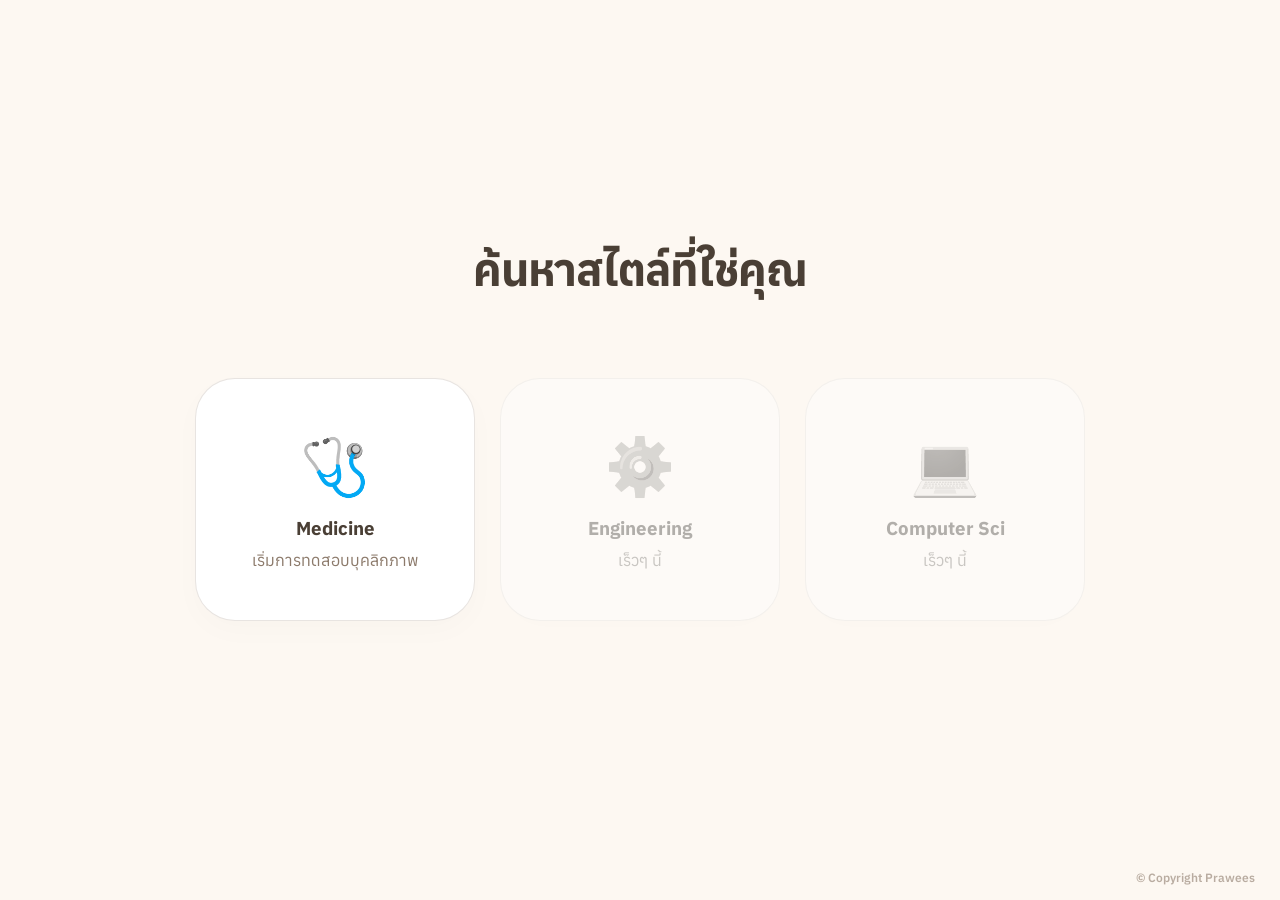
<file: gwajapen/roadmap/index.html>
<!DOCTYPE html>
<html lang="th">
<head>
    <meta charset="UTF-8">
    <meta name="viewport" content="width=device-width, initial-scale=1.0">
    <title>Medical Career Roadmap | กว่า-จะ-เป็น</title>
    <link rel="icon" href="data:image/svg+xml,<svg xmlns=%22http://www.w3.org/2000/svg%22 viewBox=%220 0 100 100%22><text y=%22.9em%22 font-size=%2290%22>🌳</text></svg>">
    <link href="https://fonts.googleapis.com/css2?family=Plus+Jakarta+Sans:wght@300;400;600;700&family=Anuphan:wght@300;400;600;700&display=swap" rel="stylesheet">
    <style>
        :root { 
            --bg-color: #FDF8F2; --surface-color: #FFFFFF;
            --text-main: #4A3F35; --text-muted: #8C7A6B; 
            --border-color: rgba(140, 122, 107, 0.2); 
            --accent-primary: #A67B5B; --accent-gold: #D4AF37;
            --line-color: rgba(166, 123, 91, 0.4);
            --category-surg: #B2533E; --category-med: #576F72; --category-supp: #7D8F69;
        }
        
        * { margin: 0; padding: 0; box-sizing: border-box; }
        body { background-color: var(--bg-color); color: var(--text-main); font-family: 'Anuphan', 'Plus Jakarta Sans', sans-serif; overflow: hidden; height: 100vh; position: relative; }
        
        /* Language Display Logic */
        body.lang-th .show-en { display: none !important; }
        body.lang-en .show-th { display: none !important; }
        body.lang-th .node-title, body.lang-th .node-desc, body.lang-th .roadmap-title-badge, body.lang-th .col-header { letter-spacing: normal !important; }

        /* Dynamic Animated Background */
        #bg-canvas { 
            position: fixed; inset: -50%; z-index: -10; 
            background: radial-gradient(ellipse at center, #FFFFFF 0%, #FDF8F2 40%, #EFE1D1 100%); 
            background-size: 200% 200%; 
            animation: calmBreath 20s ease-in-out infinite alternate; 
        }
        @keyframes calmBreath { 0% { background-position: 0% 50%; } 100% { background-position: 100% 50%; } }

        /* Navigation */
        .header-banner { position: fixed; top: 0; left: 0; width: 100%; height: 140px; overflow: hidden; z-index: 200; border-bottom: 2px solid var(--border-color); background: white; box-shadow: 0 4px 15px rgba(0,0,0,0.03); }
        .header-banner img { width: 100%; height: 100%; object-fit: cover; object-position: center 30%; opacity: 0.85; filter: contrast(1.05); }
        
        .top-nav-bar { position: fixed; top: 30px; left: 0; width: 100%; padding: 0 6vw; display: flex; justify-content: space-between; align-items: flex-start; z-index: 210; pointer-events: none; }
        
        .back-nav { pointer-events: auto; text-decoration: none; color: var(--text-main); font-weight: 700; background: rgba(255,255,255,0.9); padding: 12px 25px; border-radius: 50px; backdrop-filter: blur(10px); transition: 0.3s; display: flex; align-items: center; gap: 8px; font-size: 0.9rem; border: 1px solid var(--border-color); box-shadow: 0 4px 10px rgba(0,0,0,0.05); }
        .back-nav:hover { transform: translateY(-2px); background: white; box-shadow: 0 10px 20px rgba(166, 123, 91, 0.1); }

        .top-right-controls { pointer-events: auto; display: flex; flex-direction: column; align-items: flex-end; gap: 10px; }
        .roadmap-title-badge { background: rgba(255,255,255,0.9); backdrop-filter: blur(10px); border: 1px solid var(--border-color); padding: 10px 20px; border-radius: 30px; font-size: 0.75rem; font-weight: 800; letter-spacing: 2px; color: var(--accent-primary); box-shadow: 0 4px 10px rgba(0,0,0,0.03); text-transform: uppercase; }
        .lang-switcher { background: rgba(255,255,255,0.9); backdrop-filter: blur(10px); border: 1px solid var(--border-color); padding: 6px 15px; border-radius: 30px; display: flex; gap: 10px; box-shadow: 0 4px 10px rgba(0,0,0,0.03); }
        .lang-switcher button { background: none; border: none; font-size: 0.75rem; font-weight: 700; color: var(--text-muted); cursor: pointer; transition: 0.3s; }
        .lang-switcher button.active { color: var(--text-main); text-decoration: underline; text-underline-offset: 3px; }

        #entrance-overlay { position: fixed; inset: 0; z-index: 1000; background: var(--bg-color); display: flex; flex-direction: column; justify-content: center; align-items: center; transition: opacity 0.8s ease; }
        .calling-grid { display: flex; gap: 25px; flex-wrap: wrap; justify-content: center; padding: 40px; }
        .calling-card { background: white; border: 1.5px solid var(--border-color); padding: 50px 30px; border-radius: 40px; cursor: pointer; transition: 0.4s; width: 280px; text-align: center; box-shadow: 0 10px 30px rgba(0,0,0,0.02); }
        .calling-card.active:hover { border-color: var(--accent-primary); transform: translateY(-10px); box-shadow: 0 20px 40px rgba(166, 123, 91, 0.1); }
        .calling-card.locked { opacity: 0.4; cursor: not-allowed; filter: grayscale(1); }

        /* SVG */
        #svg-canvas { position: absolute; top: 0; left: 0; width: 100%; height: 100%; z-index: 15; pointer-events: none; }
        .connection-line { fill: none; stroke: var(--line-color); stroke-width: 2.5px; transition: stroke-width 0.3s; opacity: 0.4; }
        .connection-line.active-path { stroke: var(--accent-primary); stroke-width: 4px; filter: drop-shadow(0 0 6px rgba(166,123,91,0.5)); opacity: 1; }
        .animate-draw { stroke-dasharray: 1000; stroke-dashoffset: 1000; animation: drawLine 0.7s cubic-bezier(0.16, 1, 0.3, 1) forwards; }
        @keyframes drawLine { to { stroke-dashoffset: 0; } }

        /* Base Roadmap Structure (Rock Solid) */
        #roadmap-container { 
            display: none; height: calc(100vh - 140px); margin-top: 140px;
            overflow-x: auto; overflow-y: hidden; padding: 50px 8vw 100px; align-items: flex-start; scroll-behavior: smooth; position: relative; z-index: 10;
        }
        
        .flex-wrapper { display: flex; gap: 80px; min-width: max-content; padding-bottom: 50px; position: relative; }
        
        .col-wrapper {
            display: flex; flex-direction: column; align-items: center; gap: 15px; position: relative; z-index: 10;
            max-height: calc(100vh - 200px);
        }

        .node-column { 
            width: 100%; display: flex; flex-direction: column; gap: 20px; align-items: center; position: relative;
            padding: 20px; border-radius: 35px; border: 1px solid rgba(255,255,255,0.6);
            overflow-y: auto; backdrop-filter: blur(8px); flex-grow: 1;
            -ms-overflow-style: none; scrollbar-width: none; box-shadow: 0 15px 35px rgba(0,0,0,0.02);
        }
        .node-column::-webkit-scrollbar { display: none; }

        #col-1 { background: linear-gradient(180deg, rgba(166,123,91,0.1) 0%, rgba(255,255,255,0.4) 100%); }
        #col-2 { background: linear-gradient(180deg, rgba(87,111,114,0.1) 0%, rgba(255,255,255,0.4) 100%); }
        #col-3 { background: linear-gradient(180deg, rgba(125,143,105,0.1) 0%, rgba(255,255,255,0.4) 100%); }
        #col-4 { background: linear-gradient(180deg, rgba(212,175,55,0.1) 0%, rgba(255,255,255,0.4) 100%); }
        #col-5 { background: linear-gradient(180deg, rgba(166,123,91,0.1) 0%, rgba(255,255,255,0.4) 100%); }
        
        /* UI Animations */
        @keyframes fadeInRight { from { opacity: 0; transform: translateX(30px); } to { opacity: 1; transform: translateX(0); } }
        @keyframes popIn { 0% { opacity: 0; transform: scale(0.9) translateY(20px); } 100% { opacity: 1; transform: scale(1) translateY(0); } }
        @keyframes floatGently { 0%, 100% { transform: translateY(0); } 50% { transform: translateY(-5px); } }

        .col-header {
            background: rgba(255,255,255,0.95); backdrop-filter: blur(10px);
            font-size: 0.9rem; font-weight: 700; color: var(--accent-primary);
            padding: 10px 25px; letter-spacing: 0.5px;
            border-radius: 30px; border: 1.5px solid var(--border-color);
            box-shadow: 0 8px 20px rgba(166,123,91,0.1);
            flex-shrink: 0;
            animation: popIn 0.5s cubic-bezier(0.175, 0.885, 0.32, 1.275) forwards;
        }

        .node-box { 
            background: white; border: 1.5px solid var(--border-color); padding: 30px; border-radius: 25px; 
            width: 320px; white-space: normal; transition: all 0.3s cubic-bezier(0.175, 0.885, 0.32, 1.275); cursor: pointer; 
            box-shadow: 0 4px 15px rgba(0,0,0,0.02); flex-shrink: 0; position: relative; z-index: 20;
            opacity: 0; animation: popIn 0.6s cubic-bezier(0.175, 0.885, 0.32, 1.275) forwards;
        }
        
        .node-box:nth-child(1) { animation-delay: 0.05s; } .node-box:nth-child(2) { animation-delay: 0.15s; } .node-box:nth-child(3) { animation-delay: 0.25s; }
        .node-box:nth-child(4) { animation-delay: 0.35s; } .node-box:nth-child(5) { animation-delay: 0.45s; }

        .node-box:hover { border-color: var(--accent-primary); transform: translateY(-4px); box-shadow: 0 15px 30px rgba(166, 123, 91, 0.08); }
        .node-box.selected { border-color: var(--accent-primary); background: #FAF6F2; border-width: 2px; transform: scale(1.02); box-shadow: 0 10px 25px rgba(166, 123, 91, 0.15); }
        
        .node-emoji { font-size: 2.2rem; margin-bottom: 12px; display: block; filter: drop-shadow(0 4px 6px rgba(0,0,0,0.05)); animation: floatGently 4s ease-in-out infinite; }
        .node-tag { font-size: 0.75rem; font-weight: 800; text-transform: uppercase; margin-bottom: 8px; display: block; letter-spacing: 1.5px; color: var(--accent-primary); opacity: 0.9; }
        .node-title { font-size: 1.25rem; font-weight: 700; color: var(--text-main); margin-bottom: 5px; line-height: 1.3; }
        .node-desc { font-size: 0.9rem; color: var(--text-muted); line-height: 1.5; }
        
        .node-desc b { color: var(--text-main); font-weight: 700; }

        /* The Beautiful Specialty Result Card (Fixed RPG Style) */
        .specialty-result { 
            color: white; padding: 0; width: 100%; max-width: 420px; box-sizing: border-box;
            box-shadow: 0 25px 60px rgba(0,0,0,0.3); cursor: default; border: 1px solid rgba(255,255,255,0.2);
            border-radius: 35px; position: relative; z-index: 20; overflow: hidden;
            overflow-wrap: break-word; word-break: break-word;
        }
        .specialty-result:hover { transform: translateY(-5px); box-shadow: 0 35px 70px rgba(0,0,0,0.4); }

        /* RPG Character Class Background Vibe */
        .class-bg-icon {
            position: absolute;
            top: 50%;
            left: 50%;
            transform: translate(-50%, -50%);
            width: 320px;
            height: 320px;
            opacity: 0.12; 
            z-index: 1;
            pointer-events: none;
        }
        .class-bg-icon svg { width: 100%; height: 100%; filter: drop-shadow(0 0 15px rgba(255,255,255,0.6)); }

        .result-content { 
            padding: 35px 30px; 
            position: relative; 
            z-index: 10; /* Keeps text above the watermark */
        }
        
        .keyword-pill {
            background: rgba(255,255,255,0.15); border: 1px solid rgba(255,255,255,0.3);
            padding: 6px 14px; border-radius: 20px; font-size: 0.75rem; font-weight: 700;
            backdrop-filter: blur(5px); display: inline-block; white-space: nowrap; color: #fff;
        }

        .advice-section { background: rgba(0,0,0,0.15); border-radius: 15px; padding: 20px; margin-top: 25px; border: 1px solid rgba(255,255,255,0.05); }
        .advice-title { font-size: 0.85rem; font-weight: 700; color: rgba(255,255,255,0.95); margin-bottom: 10px; display: flex; align-items: center; gap: 8px; }
        .advice-list { font-size: 0.85rem; color: rgba(255,255,255,0.85); padding-left: 20px; line-height: 1.6; margin-bottom: 15px; }
        .advice-list li { margin-bottom: 6px; }
        .advice-list li:last-child { margin-bottom: 0; }
        
        .series-banner { background: rgba(255,255,255,0.1); border: 1px solid rgba(255,255,255,0.2); border-radius: 10px; padding: 12px; text-align: center; margin-top: 15px; }
        .series-banner p { font-size: 0.85rem; font-weight: 700; color: rgba(255,255,255,0.9); margin: 0; }

        .specialty-result .aamc-btn { display: flex; justify-content: center; align-items: center; gap: 8px; flex: 1; padding: 14px 10px; background: rgba(255,255,255,0.9); color: #000 !important; text-decoration: none; border-radius: 12px; font-weight: 700; font-size: 0.85rem; transition: 0.3s; box-shadow: 0 5px 15px rgba(0,0,0,0.1); }
        .specialty-result .aamc-btn.btn-outline { background: rgba(0,0,0,0.2); border: 1px solid rgba(255,255,255,0.4); color: #FFF !important; box-shadow: none; }
        .specialty-result .aamc-btn:hover { transform: translateY(-3px); background: #FFF; box-shadow: 0 10px 20px rgba(0,0,0,0.2); }
        .specialty-result .aamc-btn.btn-outline:hover { background: rgba(0,0,0,0.4); border-color: #FFF; }

        .copyright { position: fixed; bottom: 15px; right: 25px; font-size: 0.75rem; font-weight: 600; color: var(--text-muted); opacity: 0.6; z-index: 1000; pointer-events: none; }
    </style>
</head>
<body class="lang-th">
    <div class="header-banner"><img src="../banner.jpg" alt="Banner"></div>
    <div id="bg-canvas"></div>
    
    <div class="top-nav-bar">
        <a href="../" class="back-nav"><span class="show-th">❮ กลับหน้าหลัก</span><span class="show-en">❮ BACK TO MAIN</span></a>
        <div class="top-right-controls">
            <div class="roadmap-title-badge"><span class="show-th">ค้นหาบุคลิกที่ใช่</span><span class="show-en">DECISION TREE V2.0</span></div>
            <div class="lang-switcher">
                <button onclick="setLanguage('th')" id="btn-th" class="active">TH</button>
                <button onclick="setLanguage('en')" id="btn-en">EN</button>
            </div>
        </div>
    </div>
    
    <div id="entrance-overlay">
        <h1 style="font-size: 2.8rem; margin-bottom:40px; color: var(--text-main); letter-spacing: -1px;">
            <span class="show-th">ค้นหาสไตล์ที่ใช่คุณ</span><span class="show-en">What's Your Vibe?</span>
        </h1>
        <div class="calling-grid">
            <div class="calling-card active" onclick="unlockRoadmap()">
                <span style="font-size: 3.5rem; display:block; margin-bottom:15px; animation: floatGently 3s infinite;">🩺</span>
                <h3>Medicine</h3>
                <p style="color: var(--text-muted); margin-top:10px;"><span class="show-th">เริ่มการทดสอบบุคลิกภาพ</span><span class="show-en">Start Personality Quiz</span></p>
            </div>
            <div class="calling-card locked">
                <span style="font-size: 3.5rem; display:block; margin-bottom:15px;">⚙️</span>
                <h3>Engineering</h3>
                <p style="color: var(--text-muted); margin-top:10px;"><span class="show-th">เร็วๆ นี้</span><span class="show-en">Coming Soon</span></p>
            </div>
            <div class="calling-card locked">
                <span style="font-size: 3.5rem; display:block; margin-bottom:15px;">💻</span>
                <h3>Computer Sci</h3>
                <p style="color: var(--text-muted); margin-top:10px;"><span class="show-th">เร็วๆ นี้</span><span class="show-en">Coming Soon</span></p>
            </div>
        </div>
    </div>
    
    <main id="roadmap-container" onscroll="drawLines()">
        <div class="flex-wrapper" id="content-wrapper">
            <svg id="svg-canvas"></svg> 
            
            <div class="col-wrapper" id="wrap-1">
                <div class="col-header" id="head-1"><span class="show-th">1. ลักษณะการทำงานที่คุณชอบ</span><span class="show-en">1. Core Work Style</span></div>
                <div class="node-column" id="col-1">
                    <div class="node-box" id="box-1-1" onclick="branch(1, 'procedural_vibe', this)" style="border-left: 8px solid var(--category-surg)">
                        <span class="node-emoji">🏃</span>
                        <span class="node-tag">The Doer</span>
                        <p class="node-title"><span class="show-th">สายลงมือทำ จัดการแก้ปัญหา</span><span class="show-en">Action Oriented</span></p>
                        <p class="node-desc"><span class="show-th">ถนัดการใช้<b>ทักษะและเครื่องมือ</b>เพื่อจัดการสิ่งที่อยู่ตรงหน้า ชอบงานที่ขับเคลื่อนด้วยพลังงานและเห็นผลลัพธ์ของการกระทำอย่างเป็นรูปธรรม</span><span class="show-en">You prefer tangible tasks. You love using <b>tools and concrete skills</b> to fix problems and see immediate, visible results.</span></p>
                    </div>
                    <div class="node-box" id="box-1-2" onclick="branch(1, 'cognitive_vibe', this)" style="border-left: 8px solid var(--category-med)">
                        <span class="node-emoji">🧩</span>
                        <span class="node-tag">The Thinker</span>
                        <p class="node-title"><span class="show-th">สายคิดวิเคราะห์ ถอดรหัสระบบ</span><span class="show-en">Thought Oriented</span></p>
                        <p class="node-desc"><span class="show-th">ชอบเผชิญความท้าทายทางความคิด ถนัดการ<b>ปะติดปะต่อข้อมูล</b>และรวบรวมเบาะแสเพื่อทำความเข้าใจกลไกหรือปริศนาที่ซับซ้อน</span><span class="show-en">You enjoy intellectual challenges. You excel at <b>piecing together clues</b> to decode complex mechanisms and solve mysteries.</span></p>
                    </div>
                    <div class="node-box" id="box-1-3" onclick="branch(1, 'support_vibe', this)" style="border-left: 8px solid var(--category-supp)">
                        <span class="node-emoji">🔭</span>
                        <span class="node-tag">The Strategist</span>
                        <p class="node-title"><span class="show-th">สายวางแผน คุมเกมองค์รวม</span><span class="show-en">Big Picture Oriented</span></p>
                        <p class="node-desc"><span class="show-th">ชอบถอยออกมาเพื่อมอง<b>ภาพรวม</b> ถนัดการวางโครงสร้างและจัดระเบียบสภาพแวดล้อมเพื่อป้องกันความเสี่ยงในระยะยาว</span><span class="show-en">You like to step back and look at the <b>big picture</b>. You excel at long-term planning and organizing environments safely.</span></p>
                    </div>
                </div>
            </div>

            <div class="col-wrapper" id="wrap-2" style="display:none;">
                <div class="col-header" id="head-2"></div>
                <div class="node-column" id="col-2"></div>
            </div>
            <div class="col-wrapper" id="wrap-3" style="display:none;">
                <div class="col-header" id="head-3"></div>
                <div class="node-column" id="col-3"></div>
            </div>
            <div class="col-wrapper" id="wrap-4" style="display:none;">
                <div class="col-header" id="head-4"></div>
                <div class="node-column" id="col-4"></div>
            </div>
            <div class="col-wrapper" id="wrap-5" style="display:none;">
                <div class="col-header" id="head-5"></div>
                <div class="node-column" id="col-5"></div>
            </div>
        </div>
    </main>
    
    <div class="copyright">© Copyright Prawees</div>

<script>
        // Custom SVG Artworks
        const svgIcons = {
            svg_crisis: `<svg viewBox="0 0 100 100" fill="none" xmlns="http://www.w3.org/2000/svg"><path d="M55 15L25 55H48L42 90L75 45H52L55 15Z" fill="url(#grad_crisis)" filter="drop-shadow(0px 4px 6px rgba(0,0,0,0.2))"/><defs><linearGradient id="grad_crisis" x1="0%" y1="0%" x2="100%" y2="100%"><stop offset="0%" stop-color="#FF416C"/><stop offset="100%" stop-color="#FF4B2B"/></linearGradient></defs></svg>`,
            svg_surgery: `<svg viewBox="0 0 100 100" fill="none" xmlns="http://www.w3.org/2000/svg"><path d="M80 20L65 15L25 55C20 60 20 70 25 75C30 80 40 80 45 75L80 35L80 20Z" fill="url(#grad_surg)"/><path d="M25 55L45 75" stroke="#FFF" stroke-width="4" stroke-linecap="round"/><circle cx="70" cy="25" r="4" fill="#FFF"/><defs><linearGradient id="grad_surg" x1="0%" y1="0%" x2="100%" y2="100%"><stop offset="0%" stop-color="#F2994A"/><stop offset="100%" stop-color="#F2C94C"/></linearGradient></defs></svg>`,
            svg_med: `<svg viewBox="0 0 100 100" fill="none" xmlns="http://www.w3.org/2000/svg"><path d="M30 30V50C30 65 45 75 60 75C75 75 90 65 90 50V30" stroke="url(#grad_med)" stroke-width="10" stroke-linecap="round" stroke-linejoin="round"/><circle cx="20" cy="30" r="10" fill="url(#grad_med)"/><circle cx="100" cy="30" r="10" fill="url(#grad_med)"/><path d="M60 75V95M50 95H70" stroke="url(#grad_med)" stroke-width="10" stroke-linecap="round"/><defs><linearGradient id="grad_med" x1="0%" y1="0%" x2="100%" y2="100%"><stop offset="0%" stop-color="#11998E"/><stop offset="100%" stop-color="#38EF7D"/></linearGradient></defs></svg>`,
            svg_brain: `<svg viewBox="0 0 100 100" fill="none" xmlns="http://www.w3.org/2000/svg"><path d="M50 20C25 20 15 35 20 55C25 75 40 80 50 80C60 80 75 75 80 55C85 35 75 20 50 20Z" stroke="url(#grad_brain)" stroke-width="8"/><path d="M50 20V80M30 40Q50 55 30 70M70 40Q50 55 70 70" stroke="url(#grad_brain)" stroke-width="6" stroke-linecap="round"/><defs><linearGradient id="grad_brain" x1="0%" y1="0%" x2="100%" y2="100%"><stop offset="0%" stop-color="#8E2DE2"/><stop offset="100%" stop-color="#4A00E0"/></linearGradient></defs></svg>`,
            svg_tech: `<svg viewBox="0 0 100 100" fill="none" xmlns="http://www.w3.org/2000/svg"><rect x="25" y="30" width="50" height="35" rx="8" stroke="url(#grad_tech)" stroke-width="8"/><circle cx="50" cy="47" r="8" fill="url(#grad_tech)"/><path d="M40 65V80M60 65V80M25 80H75" stroke="url(#grad_tech)" stroke-width="8" stroke-linecap="round"/><defs><linearGradient id="grad_tech" x1="0%" y1="0%" x2="100%" y2="100%"><stop offset="0%" stop-color="#4facfe"/><stop offset="100%" stop-color="#00f2fe"/></linearGradient></defs></svg>`,
            svg_peds: `<svg viewBox="0 0 100 100" fill="none" xmlns="http://www.w3.org/2000/svg"><circle cx="50" cy="45" r="30" fill="url(#grad_peds)"/><circle cx="25" cy="25" r="15" fill="url(#grad_peds)"/><circle cx="75" cy="25" r="15" fill="url(#grad_peds)"/><path d="M40 55Q50 65 60 55" stroke="#FFF" stroke-width="6" stroke-linecap="round"/><defs><linearGradient id="grad_peds" x1="0%" y1="0%" x2="100%" y2="100%"><stop offset="0%" stop-color="#F2C94C"/><stop offset="100%" stop-color="#F2994A"/></linearGradient></defs></svg>`,
            svg_life: `<svg viewBox="0 0 100 100" fill="none" xmlns="http://www.w3.org/2000/svg"><path d="M50 15C50 15 20 40 20 60C20 76.5 33.5 90 50 90C66.5 90 80 76.5 80 60C80 40 50 15 50 15Z" fill="url(#grad_life)"/><path d="M50 90C50 90 60 65 40 50C40 50 50 60 50 90Z" fill="#FFF" opacity="0.5"/><defs><linearGradient id="grad_life" x1="0%" y1="0%" x2="100%" y2="100%"><stop offset="0%" stop-color="#A8E063"/><stop offset="100%" stop-color="#56AB2F"/></linearGradient></defs></svg>`
        };

        const treeData = {
            procedural_vibe: { options: [
                { id:'p_crisis',emoji:'🌀',title_th:"รับมือความท้าทายเฉพาะหน้า",title_en:"Fast-Paced Decider",desc_th:"ปรับตัวเก่งในสถานการณ์ที่คาดเดาไม่ได้ กล้าที่จะ<b>ตัดสินใจอย่างรวดเร็ว</b>เพื่อนำความเรียบร้อยกลับมาสู่ความวุ่นวาย",desc_en:"You adapt well in unpredictable scenarios and make <b>quick decisions</b> to keep things under control.",next:'p_crisis_sub'},
                { id:'p_major',emoji:'🔲',title_th:"ลุยโปรเจกต์สเกลใหญ่",title_en:"The Heavy Lifter",desc_th:"มีความอดทนสูง ชอบรับผิดชอบงานที่สร้าง<b>ผลกระทบเชิงกว้าง</b> และมุ่งมั่นผลักดันกระบวนการที่ใช้เวลานานให้สำเร็จ",desc_en:"You prefer taking on major projects with <b>huge impact</b>. You have the endurance to see big tasks through.",next:'p_major_sub'},
                { id:'p_heavy',emoji:'⛓️',title_th:"วิเคราะห์และประกอบโครงสร้าง",title_en:"The Structural Mind",desc_th:"มีความคิดเชิงตรรกะและโครงสร้าง สนุกกับการหาวิธีเชื่อมต่อและซ่อมแซมสิ่งต่างๆ ให้กลับมา<b>มั่นคงแข็งแรง</b>",desc_en:"You have a structural mindset. You enjoy repairing and rebuilding frameworks to make them <b>stable</b>.",next:'p_heavy_sub'},
                { id:'p_micro',emoji:'💠',title_th:"จดจ่อกับความละเอียดสูงสุด",title_en:"The Micro Detailer",desc_th:"มีสมาธิดีเยี่ยมและให้ความสำคัญกับความสมบูรณ์แบบ ถนัดงานที่ต้องอาศัยความนิ่งและความ<b>แม่นยำในพื้นที่จำกัด</b>",desc_en:"You have pristine focus and prefer precise tasks. You excel at <b>delicate work</b> in confined spaces.",next:'p_micro_sub'}
            ]},
            p_crisis_sub:{options:[
                { id:'er',emoji:'⏱️',title_th:"ผู้คลี่คลายสถานการณ์",title_en:"Frontline Responder",desc_th:"พึ่งพาได้เสมอเมื่อเกิดเรื่องด่วน ชอบแก้ปัญหาที่อยู่ตรงหน้าทันทีเพื่อ<b>ลดความเสียหาย</b>ให้เร็วที่สุด",desc_en:"You are the ultimate frontline responder. You are ready to tackle immediate problems <b>efficiently</b>.",next:'ER_END'},
                { id:'anes',emoji:'🎛️',title_th:"ผู้รักษาสมดุลเบื้องหลัง",title_en:"The Steady Hand",desc_th:"ใจเย็นและมั่นคง ชอบติดตามและปรับจูนตัวแปรต่างๆ เบื้องหลังเพื่อเตรียม<b>สภาพแวดล้อมให้ปลอดภัย</b>",desc_en:"You are the calm one. You prefer tweaking variables to ensure perfect <b>stability and safety</b>.",next:'ANES_END'},
                { id:'inter_rad',emoji:'🛰️',title_th:"นักวิเคราะห์ผ่านเทคโนโลยี",title_en:"The Tech Navigator",desc_th:"ชื่นชอบการนำอุปกรณ์ล้ำสมัยมาใช้ ชอบการจัดการอย่างแม่นยำโดยส่ง<b>ผลกระทบต่อสิ่งแวดล้อมให้น้อยที่สุด</b>",desc_en:"You love tech. You enjoy using screens to fix issues with <b>minimal disruption</b>.",next:'IR_END'}
            ]},
            p_major_sub:{options:[
                { id:'gs',emoji:'🔶',title_th:"ผู้เชี่ยวชาญรอบด้าน",title_en:"The Core Fixer",desc_th:"มีความยืดหยุ่นสูง รับมือได้ตั้งแต่การจัดการพื้นฐานไปจนถึงปัญหาที่ซับซ้อน คุณคือ<b>แกนหลัก</b>ของทีม",desc_en:"You are highly versatile. You are the <b>core support</b> handling anything from basic to heavy tasks.",next:'GS_END'},
                { id:'cvt',emoji:'⏳',title_th:"ผู้รับมือความคาดหวังสูง",title_en:"High Stakes Focus",desc_th:"คงสติได้ดีเยี่ยมเมื่อต้องรับผิดชอบ<b>องค์ประกอบที่สำคัญที่สุด</b> ภายใต้เงื่อนไขเวลาที่จำกัด",desc_en:"You don't fear high stakes. You perform best under immense pressure managing <b>critical components</b>.",next:'CVT_END'},
                { id:'uro',emoji:'🎮',title_th:"เกมเมอร์สายเทค",title_en:"The Tech Gamer",desc_th:"ชื่นชอบการแก้ปัญหาแบบมีจุดจบชัดเจน สนุกกับการใช้<b>เทคโนโลยี</b>เข้ามาช่วยเพิ่มความลื่นไหลในกระบวนการ",desc_en:"You love clear outcomes. You enjoy using <b>high-tech tools</b> to efficiently clear obstacles.",next:'URO_END'},
                { id:'obgyn',emoji:'⚕️',title_th:"ผู้ขับเคลื่อนความเปลี่ยนแปลง",title_en:"The Dynamic Energizer",desc_th:"มีพลังงานสูง สามารถสลับโหมดจากการดูแลสถานการณ์ที่น่ายินดีไปสู่การ<b>จัดการเหตุการณ์ตึงเครียด</b>ได้ดี",desc_en:"You have immense energy. You smoothly switch gears between joyful moments and <b>high-stress situations</b>.",next:'OBGYN_END'},
                { id:'pedsurg',emoji:'🧩',title_th:"ผู้ประณีตกับความเปราะบาง",title_en:"Delicate Caretaker",desc_th:"มีความละเอียดอ่อนและใจเย็นเพียงพอที่จะทุ่มเทเวลาให้กับการดูแลหรือซ่อมแซมสิ่งที่<b>เล็กและบอบบางที่สุด</b>",desc_en:"You have steady hands. You are willing to dedicate deep focus to fixing the <b>most fragile</b> things.",next:'PEDSURG_END'}
            ]},
            p_heavy_sub:{options:[
                { id:'ortho',emoji:'📐',title_th:"สายอัปเกรดความสตรอง",title_en:"The Structural Upgrader",desc_th:"ถนัดการวางรากฐานและประกอบโครงสร้าง สนุกกับการซ่อมแซมสิ่งพังทลายให้กลับมา<b>แข็งแกร่ง</b>และใช้งานได้ดี",desc_en:"You love structural integrity. You enjoy rebuilding foundations to make things <b>stronger</b>.",next:'ORTHO_END'},
                { id:'ns',emoji:'🕸️',title_th:"สายคอนโทรลความซับซ้อน",title_en:"The Detail Maestro",desc_th:"จดจ่อกับสิ่งที่ทำได้นานเป็นชั่วโมง ถนัดจัดการกับเครือข่ายที่ยุ่งเหยิงโดยอาศัย<b>ความนิ่งระดับสูงสุด</b>",desc_en:"Ultimate composure. You prefer untangling complex networks where there is <b>zero margin for error</b>.",next:'NS_END'}
            ]},
            p_micro_sub:{options:[
                { id:'plastic',emoji:'🎭',title_th:"นักสร้างสรรค์ความสมดุล",title_en:"The Sculptor",desc_th:"เชื่อในความสมดุลระหว่างศิลปะและการใช้งาน ใส่ใจทั้งประสิทธิภาพและ<b>รูปลักษณ์ที่สมบูรณ์แบบ</b>",desc_en:"You are a perfectionist blending art and science. You believe things should work well <b>AND look balanced</b>.",next:'PLASTIC_END'},
                { id:'ent',emoji:'➰',title_th:"ผู้กอบกู้พื้นที่จำกัด",title_en:"Cavity Explorer",desc_th:"คล่องตัวและแก้ปัญหาเก่ง ถนัดการค้นหาคำตอบในพื้นที่จำกัดเพื่อ<b>คืนประสิทธิภาพ</b>ในการรับรู้กลับมา",desc_en:"You are highly agile. You are great at navigating tight spaces to <b>restore vital functions</b>.",next:'ENT_END'},
                { id:'ophtha',emoji:'🧿',title_th:"ผู้พิทักษ์ความชัดเจน",title_en:"The Micro-Visionary",desc_th:"ชื่นชอบการทำงานกับกลไกที่ละเอียดอ่อนที่สุด ให้ความสำคัญกับการ<b>พิทักษ์ความชัดเจน</b>ด้วยความนิ่ง",desc_en:"You love extreme precision. You sit calmly looking through lenses to <b>preserve clarity</b> and focus.",next:'OPHTHA_END'}
            ]},
            cognitive_vibe: { options: [
                { id: 'c_vital', emoji: '🔴', title_th: "สายมอนิเตอร์สถานะระบบ", title_en: "The System Stabilizer", desc_th: "สนใจแกนกลางที่ประคองทุกอย่างเอาไว้ ชอบติดตามความลื่นไหลและดูแล<b>ตัวเลขสมดุลพื้นฐาน</b>ไม่ให้สะดุด", desc_en: "You focus on the vitals. You like monitoring rhythms and <b>fluid balances</b> to keep systems running.", next: 'c_vital_sub' },
                { id: 'c_complex', emoji: '⚛️', title_th: "นักสืบสายขุดร่องรอย", title_en: "The Deep Decoder", desc_th: "ชอบไขปริศนาจากเบาะแสเล็กๆ ตามหา<b>จุดผิดพลาดที่ซ่อนอยู่</b>ซึ่งเป็นต้นเหตุทำให้ภาพรวมทั้งหมดรวน", desc_en: "You enjoy finding <b>invisible bugs</b> and tracing clues to figure out what is crashing the network.", next: 'c_complex_sub' },
                { id: 'c_brain', emoji: '🌌', title_th: "สายวิเคราะห์พฤติกรรม", title_en: "The Empathic Mind", desc_th: "สนใจก้นบึ้งของความคิด ชอบหาคำตอบว่ากลไกอะไรที่ขับเคลื่อนให้คนเรา<b>ตัดสินใจและแสดงออก</b>", desc_en: "You are fascinated by human behavior. You want to understand the <b>motivations driving actions</b>.", next: 'c_brain_sub' },
                { id: 'c_child', emoji: '🔰', title_th: "สายบ่มเพาะอนาคต", title_en: "The Cultivator", desc_th: "ชอบสิ่งที่มีพลวัต สนุกกับการเฝ้ามองและสนับสนุนสิ่งที่กำลังอยู่ในช่วงการ<b>เติบโตและเปลี่ยนแปลง</b>", desc_en: "You prefer dynamic subjects. You find joy in nurturing things that are actively <b>growing and evolving</b>.", next: 'c_child_sub' }
            ]},
            c_vital_sub: { options: [
                { id: 'cardio', emoji: '〽️', title_th: "ผู้จัดการความเคลื่อนไหว", title_en: "The Flow Director", desc_th: "วิเคราะห์กราฟการตอบสนองและจัดการทรัพยากรให้ไหลลื่น แสวงหาความ<b>ไดนามิกที่รวดเร็ว</b>", desc_en: "You like reading waves and tracking flow, quickly clearing blockages to ensure <b>smooth dynamics</b>.", next: 'CARDIO_END' },
                { id: 'pulmo', emoji: '🔄', title_th: "ผู้รักษาความมั่นคง", title_en: "The Anchor", desc_th: "นิ่งสงบแม้อยู่ในพายุ ถนัดคุมพารามิเตอร์ซับซ้อนเพื่อ<b>พยุงสถานการณ์ที่วิกฤตที่สุด</b>ให้ผ่านพ้นไปได้", desc_en: "You anchor the team. You master complex parameters to stabilize the <b>most critical situations</b>.", next: 'PULMO_END' },
                { id: 'gi', emoji: '🔀', title_th: "ผู้สำรวจอุปสรรค", title_en: "The Navigator", desc_th: "ชอบการพิสูจน์ด้วยตาตัวเอง ถนัดการลงพื้นที่เพื่อดูปัญหาและ<b>จัดการอุปสรรคให้เสร็จสิ้นในคราวเดียว</b>", desc_en: "You combine logic with real-world exploration to look inside and directly <b>clear out obstacles</b>.", next: 'GI_END' },
                { id: 'nephro', emoji: '⚖️', title_th: "ผู้ชำนาญการตรรกะตัวเลข", title_en: "The Formula Master", desc_th: "หลงใหลในตรรกะและตัวเลข สนุกกับการคำนวณและ<b>ปรับสมดุลที่ละเอียดอ่อนที่สุด</b>ให้กลับมาเพอร์เฟกต์", desc_en: "You love numbers and chemistry. You crunch complex data to maintain <b>perfect balance</b>.", next: 'NEPHRO_END' }
            ]},
            c_complex_sub: { options: [
                { id:'endo',emoji:'📶',title_th:"นักจูนระบบหลังบ้าน",title_en:"The System Tuner",desc_th:"ชอบปรับตั้งค่า ถอดรหัสสัญญาณที่มองไม่เห็นเพื่อแก้ปัญหาที่ทำให้<b>การทำงานโดยรวมผิดเพี้ยน</b>",desc_en:"You decode invisible messengers to fix systemic errors that cause <b>overall poor performance</b>.",next:'ENDO_END'},
                { id:'rheum',emoji:'🛡️',title_th:"นักไกล่เกลี่ยความขัดแย้ง",title_en:"The Peacekeeper",desc_th:"สนุกกับเคสที่ซับซ้อน ถนัดหาทางไกล่เกลี่ยเวลาที่ระบบภายในเกิดความสับสนและ<b>ต่อต้านกันเอง</b>",desc_en:"You enjoy rare puzzles, stepping in to stop a system from mistakenly <b>attacking itself</b>.",next:'RHEUM_END'},
                { id:'onc',emoji:'♟️',title_th:"เพื่อนร่วมแทคติก",title_en:"The Strategic Ally",desc_th:"มีความเข้าอกเข้าใจสูง พร้อมวางแผนกลยุทธ์ระยะยาวเพื่อร่วมสู้เคียงข้างผู้อื่นใน<b>ความท้าทายที่ยืดเยื้อ</b>",desc_en:"You are empathetic, ready to plan long-term strategic maneuvers to fight <b>tough battles</b>.",next:'ONC_END'},
                { id: 'hema', emoji: '⭕', title_th: "นักวิเคราะห์รากฐาน", title_en: "The Micro Analyst", desc_th: "ชอบแกะรอยจากจุดเล็กๆ หาโดมิโนตัวแรกที่ล้มเพื่ออธิบาย<b>ผลกระทบที่เกิดขึ้นในสเกลที่ใหญ่กว่า</b>", desc_en: "You find clues at the microscopic level, figuring out which element causes <b>broader issues</b>.", next: 'HEMA_END' },
                { id: 'id', emoji: '🔎', title_th: "มือปราบภัยคุกคาม", title_en: "The Threat Hunter", desc_th: "สวมวิญญาณนักสืบ รวบรวมเบาะแสเพื่อตามล่าปัจจัยภายนอกและ<b>เลือกวิธีรับมือได้อย่างตรงจุด</b>", desc_en: "You have an investigative nature, gathering histories to track down and <b>counter external threats</b>.", next: 'ID_END' },
                { id: 'allergy', emoji: '🪶', title_th: "สายจับผิดตัวกระตุ้น", title_en: "The Trigger Detective", desc_th: "สนุกกับการจับผิด ตามหาสิ่งเร้าเล็กๆ ในสภาพแวดล้อมที่ทำให้ระบบแสดงอาการ<b>ต่อต้านเกินจริง</b>", desc_en: "You enjoy hunting for hidden triggers that cause systems to <b>overreact and disrupt life</b>.", next: 'ALLERGY_END' },
                { id:'derm',emoji:'👁️‍🗨️',title_th:"สายสแกนจับแพทเทิร์น",title_en:"The Visual Decoder",desc_th:"ช่างสังเกตเป็นเลิศ เพียงแค่มองแพทเทิร์นภายนอก ก็สามารถ<b>คาดเดาความผิดปกติที่ซ่อนอยู่</b>ได้ทันที",desc_en:"You are highly observant, able to <b>deduce internal issues</b> just from looking at external patterns.",next:'DERM_END'},
                { id: 'genetics', emoji: '📜', title_th: "นักอ่านโค้ดอนาคต", title_en: "The Code Prophet", desc_th: "สนใจการอ่านรหัสพื้นฐาน เพื่อทำนายและเตรียมรับมือกับแนวโน้มที่จะ<b>ส่งผลกระทบข้ามเจเนอเรชัน</b>", desc_en: "You dive into fundamental codes to predict possibilities and manage <b>inherited future trends</b>.", next: 'GENE_END' }
            ]},
            c_brain_sub: { options: [
                { id: 'neuro', emoji: '⚡', title_th: "นักวิเคราะห์เครือข่ายตรรกะ", title_en: "The Logic Tester", desc_th: "ใช้ตรรกะแบบเต็มร้อย ชอบทดสอบการตอบสนองทีละขั้นตอนเพื่อหา<b>จุดบกพร่องในเครือข่าย</b>", desc_en: "You use pure logic and rigorous step-by-step evaluation to pinpoint a <b>broken circuit</b>.", next: 'NEURO_END' },
                { id: 'psych', emoji: '☯️', title_th: "ผู้รับฟังและปรับมุมมอง", title_en: "The Vibe Balancer", desc_th: "เป็นผู้ฟังที่ยอดเยี่ยม ใช้ศิลปะการสื่อสารเพื่อทำความเข้าใจ <b>ปรับมุมมองและเยียวยาอารมณ์</b>", desc_en: "You are an excellent listener, using conversation and adjustments to <b>heal emotional trauma</b>.", next: 'PSYCH_END' },
                { id: 'child_psych', emoji: '🧭', title_th: "ผู้สร้างรากฐานแห่งอนาคต", title_en: "The Future Shaper", desc_th: "เชื่อว่ารากฐานสำคัญที่สุด ชอบเข้าไปทำความเข้าใจและ<b>แก้ปัญหาตั้งแต่เนิ่นๆ</b> ก่อนที่จะฝังรากลึก", desc_en: "You believe in early intervention, guiding individuals to build foundations before <b>confusions escalate</b>.", next: 'CHILDPSYCH_END' }
            ]},
            c_child_sub: { options: [
                { id: 'peds_gen', emoji: '☀️', title_th: "ผู้ส่งเสริมศักยภาพ", title_en: "The Potential Booster", desc_th: "ใจเย็นและมีพลังบวก ชอบสนับสนุนให้สิ่งรอบตัวค่อยๆ เติบโตและพร้อมเป็น<b>พื้นที่ปลอดภัย</b>ให้กับผู้อื่น", desc_en: "You are friendly, patient, and find joy in actively supporting development and providing a <b>safe space</b>.", next: 'PEDS_END' },
                { id: 'nicu', emoji: '💎', title_th: "ผู้พิทักษ์ความอ่อนบาง", title_en: "The Fragility Guardian", desc_th: "รับมือความเปราะบางขั้นสุด มีสติมั่นคงพอที่จะดูแลตัวแปรที่<b>ต้องการความแม่นยำสูงในระยะเริ่มต้น</b>", desc_en: "You handle extreme fragility, staying composed while managing highly critical and <b>sensitive variables</b>.", next: 'NICU_END' },
                { id: 'peds_sub', emoji: '🔭', title_th: "ผู้เชี่ยวชาญแบบปรับตัว", title_en: "The Niche Adaptor", desc_th: "ชอบความท้าทายแบบคูณสอง นำความรู้เชิงลึกมาปรับใช้กับเป้าหมายที่<b>สเกลเปลี่ยนไปตลอดเวลา</b>", desc_en: "You like deep knowledge and enjoy the challenge of applying it to targets that are <b>constantly shifting</b>.", next: 'PEDSSUB_END' }
            ]},
            support_vibe: { options: [
                { id: 'su_back', emoji: '👁️', title_th: "สายสืบค้นความจริงเบื้องหลัง", title_en: "The Shadow Truth-Seeker", desc_th: "ไม่เน้นออกหน้า ขอโฟกัสเงียบๆ เพื่อรวบรวมหลักฐานและ<b>ประเมินข้อสรุปที่ถูกต้อง</b>ให้ทีมนำไปทำงานต่อ", desc_en: "You don't need the spotlight. You prefer focusing quietly to find the final truth and <b>guide the team</b>.", next: 'su_back_sub' },
                { id: 'su_holistic', emoji: '♾️', title_th: "สายบูสต์คุณภาพชีวิต", title_en: "The Quality Enhancer", desc_th: "ไม่มองแค่การแก้ปัญหาชั่วคราว แต่มองไปถึงความยั่งยืน การสร้างสมดุล และ<b>ความเป็นอยู่ในระยะยาว</b>", desc_en: "It's not just about surviving; it's about helping people thrive and live with <b>long-term balance</b>.", next: 'su_holistic_sub' },
                { id: 'su_pop', emoji: '🌐', title_th: "สายวางกลยุทธ์ระดับมหภาค", title_en: "The Macro Strategist", desc_th: "ชอบทำงานกับโครงสร้าง ข้อมูล หรือนโยบาย เพื่อออกแบบระบบที่สามารถ<b>ป้องกันปัญหาในวงกว้าง</b>", desc_en: "Solving issues one-by-one is too slow. You use data and policy to <b>protect populations systematically</b>.", next: 'su_pop_sub' }
            ]},
            su_back_sub: { options: [
                { id:'radio',emoji:'🌒',title_th:"ผู้ถอดรหัสวิสัยทัศน์",title_en:"The Visionary Decoder",desc_th: "มีสมาธิสูง แปลความหมายจากเฉดสีและแพทเทิร์น ให้กลายเป็น<b>ข้อมูลที่สำคัญ</b>ในพื้นที่ที่สงบ", desc_en: "You have an eagle eye. You excel at interpreting visual data to find hidden truths in a <b>focused environment</b>.", next:'RADIO_END'},
                { id:'patho',emoji:'⚕️',title_th:"ผู้ตัดสินข้อเท็จจริง",title_en:"The Final Arbiter",desc_th:"ยึดมั่นในความจริง เชื่อมั่นในหลักฐานที่จับต้องได้ เพื่อเป็นคนให้<b>คำตอบสุดท้าย</b>ที่ทุกคนรอคอย",desc_en:"You hold the gavel. You are thorough and fact-driven, providing definitive answers that <b>decide the next step</b>.",next:'PATHO_END'},
                { id: 'forensic', emoji: '🕰️', title_th: "นักสืบร่องรอยความจริง", title_en: "The Silent Investigator", desc_th: "สุขุมและรักความยุติธรรม ใช้ความเป็นเหตุเป็นผลทางตรรกะ หา<b>ความกระจ่างให้เรื่องราวที่ค้างคา</b>", desc_en: "You solve mysteries. You use science to answer complex questions and <b>resolve lingering doubts</b>.", next: 'FORENSIC_END' }
            ]},
            su_holistic_sub: { options: [
                { id: 'fm', emoji: '🤝', title_th: "เพื่อนที่ปรึกษาระยะยาว", title_en: "The Lifelong Ally", desc_th: "สนใจความรู้รอบด้าน เน้นความสัมพันธ์ระยะยาว ชอบดูแลภาพรวมและเป็น<b>ที่ปรึกษาที่ไว้ใจได้</b>", desc_en: "You value breadth of knowledge and long-term trust, becoming the <b>reliable go-to advisor</b>.", next: 'FM_END' },
                { id: 'pmr', emoji: '🧗', title_th: "โค้ชดึงศักยภาพ", title_en: "The Empowerment Coach", desc_th: "พลังใจเกินร้อย ชอบวางแผนและสนับสนุนให้ผู้อื่นก้าวข้ามข้อจำกัดและ<b>ดึงศักยภาพสูงสุดกลับคืนมา</b>", desc_en: "You enjoy encouraging others and planning roadmaps so they can return to <b>maximum functionality</b>.", next: 'PMR_END' },
                { id: 'pall', emoji: '🕯️', title_th: "ผู้นำทางสู่ความสงบ", title_en: "The Empathic Guide", desc_th: "มีความเห็นอกเห็นใจขั้นสุด ปรับวิสัยทัศน์จากการควบคุม เป็นการประคับประคองและ<b>หาจุดที่สงบที่สุด</b>", desc_en: "You are highly compassionate, accepting limits, and choosing to provide <b>deep peace</b> rather than forcing goals.", next: 'PALL_END' },
                { id: 'lifestyle', emoji: '🧱', title_th: "สถาปนิกโครงสร้างพฤติกรรม", title_en: "The Habit Architect", desc_th: "เชื่อเรื่องการแก้ที่ต้นตอ ชอบออกแบบบริบทและพฤติกรรมพื้นฐานใหม่ เพื่อ<b>ผลลัพธ์ที่ยั่งยืนระยะยาว</b>", desc_en: "You believe in fixing root causes. You like hacking daily routines to build <b>long-term health</b>.", next: 'LIFESTYLE_END' }
            ]},
            su_pop_sub: { options: [
                { id: 'prev', emoji: '🔭', title_th: "นักออกแบบระบบเชิงป้องกัน", title_en: "The Population Architect", desc_th: "มองไกลและคิดใหญ่ ใช้ข้อมูลเพื่อออกแบบโครงสร้างที่จะ<b>อุดรอยรั่วก่อนที่ปัญหาจะเกิดผลกระทบ</b>", desc_en: "You think big. You like using data to create preventative measures that have a <b>widespread impact</b>.", next: 'PREV_END' },
                { id: 'occmed', emoji: '🛡️', title_th: "ผู้พิทักษ์ความปลอดภัยพื้นที่", title_en: "The Zone Guardian", desc_th: "ใส่ใจสภาพแวดล้อมเฉพาะกลุ่ม คอยสอดส่องและเคลียร์ความเสี่ยงเพื่อให้พื้นที่นั้น<b>ปลอดภัยที่สุด</b>", desc_en: "You are mindful of environments, preventing hazards and ensuring the <b>safety of operations</b>.", next: 'OCCMED_END' },
                { id: 'aero', emoji: '🌌', title_th: "ผู้สำรวจความท้าทายสุดขั้ว", title_en: "The Frontier Explorer", desc_th: "เปิดรับความท้าทาย สนใจการจัดการตัวแปรในสภาวะที่ทดสอบ<b>ขีดจำกัดปกติในระดับสูงสุด</b>", desc_en: "You are curious about how limits are tested in extreme, unconventional environments like <b>high altitudes</b>.", next: 'AERO_END' },
                { id: 'marine', emoji: '🌊', title_th: "ผู้นำทางภายใต้แรงกดดัน", title_en: "The Depth Navigator", desc_th: "หลงใหลในสภาวะที่ท้าทาย ศึกษาการปรับตัวเมื่อต้องอยู่ในบริบทที่ถูก<b>กดดันและตัดขาดจากปกติ</b>", desc_en: "You enjoy understanding how extreme pressure changes and isolation affect <b>adaptation and survival</b>.", next: 'MARINE_END' },
                { id: 'traffic', emoji: '🚦', title_th: "วิศวกรวิเคราะห์ความเสี่ยง", title_en: "The System Optimizer", desc_th: "ชอบจัดระเบียบ วิเคราะห์โครงข่ายและพฤติกรรมมวลรวม เพื่อวางระบบที่<b>ปลอดภัยและลดความเสี่ยง</b>", desc_en: "You love organizing networks and analyzing massive datasets to optimize <b>overall safety</b>.", next: 'TRAFFIC_END' }
            ]}
        };

        const results = {
            ER_END: { title_th: "เวชศาสตร์ฉุกเฉิน (ER)", title_en: "Emergency Medicine", slug: "emergency-medicine", illustration: "svg_crisis", interview: null, desc_th: "การตัดสินใจที่รวดเร็วและพร้อมรับมือกับสิ่งที่คาดเดาไม่ได้คือจุดเด่นของคุณ คุณคือผู้ที่เข้ามาเปลี่ยนสถานการณ์วิกฤตให้กลับมาอยู่ในการควบคุมได้อย่างยอดเยี่ยม", desc_en: "Based on your quick decision-making and comfort with unpredictability, you are the ultimate frontline problem solver.", color: ["#FF416C", "#FF4B2B"], keywords_th: ["ไหวพริบยอดเยี่ยม", "รับมือความเปลี่ยนแปลง", "แก้ปัญหาเฉพาะหน้า"], keywords_en: ["Quick Wit", "Rapid Response", "Adaptable"], stats: [ { l_th: "หัตถการกู้ชีพ", l_en: "Critical Procedures", v: 85 }, { l_th: "ความเร่งด่วนหน้างาน", l_en: "Pace & Urgency", v: 100 }, { l_th: "การคิดเชิงระบบ", l_en: "Systematic Analysis", v: 60 } ] },
            ANES_END: { title_th: "วิสัญญีแพทย์", title_en: "Anesthesiology", slug: "anesthesiology", illustration: "svg_tech", interview: null, desc_th: "ความใจเย็นและการรักษาสมดุลคือจุดแข็งของคุณ คุณคือผู้คุมจังหวะเบื้องหลังที่คอยประคองให้ทุกความท้าทายดำเนินไปได้อย่างปลอดภัยและราบรื่น", desc_en: "Your calmness is your superpower. You are the steady hand ensuring everything runs smoothly and safely behind the scenes.", color: ["#4facfe", "#00f2fe"], keywords_th: ["สายนิ่งสยบความวุ่นวาย", "ผู้คุมจังหวะ", "ความแม่นยำสูง"], keywords_en: ["Calmness", "Pace Controller", "Thoroughness"], stats: [ { l_th: "การควบคุมตัวแปร", l_en: "Variable Control", v: 95 }, { l_th: "หัตถการเฉพาะจุด", l_en: "Targeted Procedures", v: 80 }, { l_th: "ปฏิสัมพันธ์ผู้ป่วย", l_en: "Patient Interaction", v: 30 } ] },
            IR_END: { title_th: "รังสีแพทย์ร่วมรักษา (IR)", title_en: "Interventional Radiology", slug: "interventional-radiology", illustration: "svg_tech", interview: null, desc_th: "ความหลงใหลในกระบวนการแก้ปัญหาอย่างตรงจุด ทำให้คุณโดดเด่นในการใช้เครื่องมือที่ทันสมัยเพื่อสร้างผลลัพธ์ที่แม่นยำและรบกวนระบบน้อยที่สุด", desc_en: "With your interest in tools and direct problem-solving, you use refined techniques for precise, minimally invasive results.", color: ["#00c6ff", "#0072ff"], keywords_th: ["แม่นยำและตรงจุด", "วิเคราะห์เชิงปฏิบัติ", "มุ่งเป้าหมายชัดเจน"], keywords_en: ["Precise Action", "Tech Enthusiast", "Problem Solver"], stats: [ { l_th: "การใช้เทคโนโลยี", l_en: "Tech Utilization", v: 95 }, { l_th: "หัตถการระดับไมโคร", l_en: "Micro-Procedures", v: 90 }, { l_th: "การวินิจฉัยภาพ", l_en: "Visual Diagnosis", v: 85 } ] },
            GS_END: { title_th: "ศัลยแพทย์ทั่วไป", title_en: "General Surgeon", slug: "general-surgery", illustration: "svg_surgery", interview: null, desc_th: "ความสามารถรอบด้านและความมั่นคงของคุณ ทำให้คุณเป็นแกนหลักที่พึ่งพาได้เสมอ พร้อมรับมือกับความท้าทายที่หลากหลายและต้องการความเด็ดขาด", desc_en: "Your versatility and dedication make you a reliable core team member, ready to handle large-scale tasks and decisive moments.", color: ["#f2709c", "#ff9472"], keywords_th: ["แกนหลักของทีม", "ความยืดหยุ่นสูง", "ตัดสินใจเด็ดขาด"], keywords_en: ["Core Team Player", "Versatility", "Decisiveness"], stats: [ { l_th: "ทักษะการผ่าตัด", l_en: "Surgical Skills", v: 95 }, { l_th: "ความทนทานต่อความเครียด", l_en: "Pressure Tolerance", v: 90 }, { l_th: "ขอบเขตเนื้อหางาน", l_en: "Scope of Work", v: 85 } ] },
            CVT_END: { title_th: "ศัลยแพทย์ทรวงอก (CVT)", title_en: "Thoracic Surgeon", slug: "thoracic-surgery", illustration: "svg_surgery", interview: null, desc_th: "การไม่หวั่นไหวต่อแรงกดดันคือความสามารถพิเศษของคุณ การดูแลและจัดการกับกลไกหลักที่เปราะบางและมีเวลาจำกัดคือสิ่งที่คุณทำได้ดีที่สุด", desc_en: "You are unfazed by pressure and ready to take on critical responsibilities. Working on the core engines is a challenge you welcome.", color: ["#e52d27", "#b31217"], keywords_th: ["ความมุ่งมั่นสูง", "สมาธิภายใต้ความกดดัน", "รับมือความคาดหวัง"], keywords_en: ["High Dedication", "Focus Under Pressure", "Major Responsibilities"], stats: [ { l_th: "ทักษะการผ่าตัดขั้นสูง", l_en: "Advanced Surgery", v: 100 }, { l_th: "ความเร่งด่วนหน้างาน", l_en: "Pace & Urgency", v: 90 }, { l_th: "ชั่วโมงการทำงานยาวนาน", l_en: "Endurance", v: 95 } ] },
            URO_END: { title_th: "ศัลยแพทย์ทางเดินปัสสาวะ", title_en: "Urologist", slug: "urology", illustration: "svg_surgery", interview: null, desc_th: "การแก้ปัญหาอย่างเป็นระบบและจบในตัวเองคือสไตล์ของคุณ การผสานทักษะเข้ากับเครื่องมือจะช่วยคุณจัดการเป้าหมายได้อย่างมีประสิทธิภาพสูงสุด", desc_en: "You like systematic and self-contained workflows. Blending functional skills with modern approaches helps you achieve goals efficiently.", color: ["#F2994A", "#F2C94C"], keywords_th: ["ทำงานเป็นระบบ", "ประยุกต์ใช้งานลื่นไหล", "การจัดการที่เป็นเลิศ"], keywords_en: ["Systematic Work", "Tool Integration", "Good Management"], stats: [ { l_th: "หัตถการส่องกล้อง/หุ่นยนต์", l_en: "Robotic/Endoscopic", v: 90 }, { l_th: "สมดุลชีวิตการทำงาน", l_en: "Work-Life Balance", v: 75 }, { l_th: "ดูแลผู้ป่วยนอก (OPD)", l_en: "Clinic Focus", v: 60 } ] },
            OBGYN_END: { title_th: "สูตินรีแพทย์", title_en: "OB/GYN", slug: "obstetrics-and-gynecology", illustration: "svg_surgery", interview: null, desc_th: "พลังงานและความยืดหยุ่นทางอารมณ์ของคุณ ทำให้คุณสามารถนำทางสถานการณ์ที่หลากหลาย ตั้งแต่เรื่องที่น่ายินดีไปจนถึงเวลาที่ต้องการการตัดสินใจที่เฉียบขาด", desc_en: "With your high energy and emotional flexibility, you can navigate diverse situations, from joyful moments to complex interventions.", color: ["#ff4b1f", "#ff9068"], keywords_th: ["พลังงานบวก", "ความยืดหยุ่นทางอารมณ์", "ดูแลภาพรวมรอบด้าน"], keywords_en: ["Positive Energy", "Emotional Flexibility", "Comprehensive Care"], stats: [ { l_th: "ความเร่งด่วนหน้างาน", l_en: "Pace & Urgency", v: 85 }, { l_th: "ทักษะการผ่าตัด", l_en: "Surgical Skills", v: 80 }, { l_th: "ความผูกพันกับผู้ป่วย", l_en: "Patient Bonding", v: 70 } ] },
            PEDSURG_END: { title_th: "กุมารศัลยแพทย์", title_en: "Pediatric Surgeon", slug: "pediatric-surgery", illustration: "svg_peds", interview: null, desc_th: "ความประณีตและความแน่วแน่ของคุณเหมาะอย่างยิ่งกับการดูแลสิ่งที่เปราะบาง คุณพร้อมใช้สมาธิระดับสูงสุดเพื่อสร้างผลลัพธ์ที่มีความหมายต่ออนาคต", desc_en: "Your delicacy and dedication are perfect for caring for fragile structures. You are ready to use deep focus to create meaningful changes.", color: ["#f6d365", "#fda085"], keywords_th: ["ความประณีต", "ความละเอียดอ่อน", "สมาธิแน่วแน่"], keywords_en: ["Delicacy", "Dedication", "Steadfast Focus"], stats: [ { l_th: "ความประณีตในการผ่าตัด", l_en: "Surgical Finesse", v: 95 }, { l_th: "การทำงานกับครอบครัว", l_en: "Family Interaction", v: 80 }, { l_th: "เคสซับซ้อนหายาก", l_en: "Rare Anomalies", v: 85 } ] },
            ORTHO_END: { title_th: "ศัลยแพทย์ออร์โธปิดิกส์", title_en: "Orthopedic Surgeon", slug: "orthopedic-surgery", illustration: "svg_surgery", interview: null, desc_th: "คุณจะสนุกกับการใช้ความเข้าใจเชิงโครงสร้าง เพื่อเสริมสร้างและซ่อมแซมสิ่งต่างๆ ให้กลับมาทำงานได้อย่างมั่นคงและมีประสิทธิภาพอีกครั้ง", desc_en: "Your interest in solid mechanics makes this a great fit. You will use structural thinking to restore strong functionality.", color: ["#cb2d3e", "#ef473a"], keywords_th: ["สายอัปเกรดความสตรอง", "เห็นผลลัพธ์ชัดเจน", "พลังงานเหลือล้น"], keywords_en: ["Structural Mind", "High Energy", "Tangible Results"], stats: [ { l_th: "หัตถการเชิงโครงสร้าง", l_en: "Structural Procedures", v: 95 }, { l_th: "คุณภาพชีวิตผู้ป่วย", l_en: "Quality of Life Impact", v: 90 }, { l_th: "การวิเคราะห์เชิงลึก", l_en: "Deep Medical Analysis", v: 40 } ] },
            NS_END: { title_th: "ศัลยแพทย์ประสาท", title_en: "Neurosurgeon", slug: "neurosurgery", illustration: "svg_brain", interview: "01", desc_th: "การคอนโทรลความซับซ้อนด้วยความนิ่งคือตัวตนของคุณ คุณพร้อมที่จะจัดการกับเครือข่ายที่ละเอียดอ่อนและหลีกเลี่ยงความคลาดเคลื่อนในทุกรูปแบบ", desc_en: "If you have sustained focus and don't fear complexity, this is the path where you will work with the most intricate networks.", color: ["#8E2DE2", "#4A00E0"], keywords_th: ["สายคอนโทรลความซับซ้อน", "ความรอบคอบ", "สมาธิระดับสูงสุด"], keywords_en: ["Deep Focus", "Thoroughness", "Complex Systems"], stats: [ { l_th: "ความประณีตระดับไมโคร", l_en: "Micro-Finesse", v: 100 }, { l_th: "ชั่วโมงการทำงานยาวนาน", l_en: "Endurance", v: 95 }, { l_th: "ความทนทานต่อความเครียด", l_en: "Pressure Tolerance", v: 95 } ] },
            PLASTIC_END: { title_th: "ศัลยแพทย์ตกแต่ง", title_en: "Plastic Surgeon", slug: "plastic-surgery", illustration: "svg_surgery", interview: null, desc_th: "การผสานความคิดสร้างสรรค์เข้ากับความแม่นยำคือเอกลักษณ์ของคุณ คุณคือผู้ที่มองเห็นจุดร่วมที่สมบูรณ์แบบระหว่างสุนทรียภาพและประสิทธิภาพการทำงาน", desc_en: "Blending creativity with precision is your signature. You see the value in both aesthetic balance and perfect functionality.", color: ["#f12711", "#f5af19"], keywords_th: ["ศิลปะและความแม่นยำ", "วิสัยทัศน์ที่สมดุล", "ใส่ใจรายละเอียด"], keywords_en: ["Meticulousness", "Aesthetic Vision", "Detail Oriented"], stats: [ { l_th: "ความประณีตและศิลปะ", l_en: "Artistic Finesse", v: 100 }, { l_th: "สมดุลชีวิตการทำงาน", l_en: "Work-Life Balance", v: 75 }, { l_th: "ความเร่งด่วนหน้างาน", l_en: "Pace & Urgency", v: 30 } ] },
            ENT_END: { title_th: "โสต ศอ นาสิกแพทย์ (ENT)", title_en: "Otolaryngologist", slug: "otolaryngology", illustration: "svg_surgery", interview: null, desc_th: "ความคล่องตัวในการแก้ปัญหาในพื้นที่จำกัด และความเข้าใจในกลไกการรับรู้ ทำให้คุณเหมาะกับการดูแลความสมดุลที่ส่งผลมหาศาลต่อการใช้ชีวิต", desc_en: "Your agility in confined spaces and attention to vital functions make you suited for maintaining balance in highly important structures.", color: ["#F2C94C", "#F2994A"], keywords_th: ["ความคล่องตัว", "จัดการพื้นที่จำกัด", "คืนความสมดุล"], keywords_en: ["Agility", "Confined Spaces", "Restoring Balance"], stats: [ { l_th: "หัตถการในพื้นที่แคบ", l_en: "Confined Space Surgery", v: 90 }, { l_th: "ดูแลผู้ป่วยนอก (OPD)", l_en: "Clinic Focus", v: 60 }, { l_th: "สมดุลชีวิตการทำงาน", l_en: "Work-Life Balance", v: 70 } ] },
            OPHTHA_END: { title_th: "จักษุแพทย์", title_en: "Ophthalmologist", slug: "ophthalmology", illustration: "svg_tech", interview: null, desc_th: "ความหลงใหลในความแม่นยำระดับไมโครคือจุดเด่นของคุณ การทำงานด้วยความสงบจะช่วยให้คุณสามารถพิทักษ์และปกป้องความชัดเจนในการรับรู้ได้อย่างสมบูรณ์", desc_en: "You value clarity and micro-precision. Working with focus and steadiness will help you preserve and protect the clearest senses.", color: ["#fceabb", "#f8b500"], keywords_th: ["ผู้พิทักษ์ความชัดเจน", "สมาธิและความนิ่ง", "ความละเอียดอ่อน"], keywords_en: ["High Precision", "Focus & Calm", "Delicacy"], stats: [ { l_th: "หัตถการผ่านกล้องจุลทรรศน์", l_en: "Microscopic Surgery", v: 100 }, { l_th: "สมดุลชีวิตการทำงาน", l_en: "Work-Life Balance", v: 85 }, { l_th: "ความเร่งด่วนหน้างาน", l_en: "Pace & Urgency", v: 20 } ] },
            CARDIO_END: { title_th: "อายุรแพทย์โรคหัวใจ", title_en: "Cardiologist", slug: "internal-medicine-cardiovascular-disease", illustration: "svg_med", interview: null, desc_th: "ความเชี่ยวชาญในการวิเคราะห์จังหวะและกลไกการไหลเวียน ทำให้คุณวิเคราะห์ความท้าทายได้อย่างเฉียบคม และสามารถปรับระบบให้กลับมาเคลื่อนไหวได้อย่างราบรื่น", desc_en: "Your affinity for analyzing rhythms and core mechanics makes you suited to assess and stabilize the body's main flow systems.", color: ["#ED213A", "#93291E"], keywords_th: ["สายคุมจังหวะและท่อส่ง", "วิเคราะห์ฉับไว", "รับมือความไดนามิก"], keywords_en: ["Quick Analysis", "System Understanding", "Prompt Action"], stats: [ { l_th: "การวิเคราะห์เชิงลึก", l_en: "Deep Medical Analysis", v: 90 }, { l_th: "หัตถการเฉพาะจุด", l_en: "Targeted Procedures", v: 75 }, { l_th: "ความเร่งด่วนหน้างาน", l_en: "Pace & Urgency", v: 85 } ] },
            PULMO_END: { title_th: "อายุรแพทย์โรคปอด", title_en: "Pulmonologist", slug: "pulmonary-disease", illustration: "svg_med", interview: null, desc_th: "คุณเป็นดั่งที่มั่นที่แข็งแกร่งเมื่อเกิดความกดดัน การจัดการตัวแปรที่ซับซ้อนในสภาพแวดล้อมที่ตึงเครียดคือศักยภาพที่คุณสามารถดึงออกมาใช้ได้ดีที่สุด", desc_en: "You handle pressure well and excel at managing variables. You oversee essential dynamics in critical, breathtaking situations.", color: ["#11998E", "#38EF7D"], keywords_th: ["ผู้รักษาความมั่นคง", "คุมตัวแปรซับซ้อน", "นิ่งสงบในพายุ"], keywords_en: ["Variable Control", "Crisis Management", "Thoroughness"], stats: [ { l_th: "การควบคุมตัวแปร", l_en: "Variable Control", v: 90 }, { l_th: "ความเร่งด่วนหน้างาน", l_en: "Pace & Urgency", v: 85 }, { l_th: "ปฏิสัมพันธ์ผู้ป่วย", l_en: "Patient Interaction", v: 50 } ] },
            GI_END: { title_th: "อายุรแพทย์ทางเดินอาหาร", title_en: "Gastroenterologist", slug: "internal-medicine-gastroenterology", illustration: "svg_tech", interview: null, desc_th: "ตรรกะที่แข็งแรงผนวกกับความชอบในการค้นหาความจริงด้วยตนเอง ทำให้คุณโดดเด่นในการเข้าไปตรวจสอบและจัดการเคลียร์อุปสรรคให้จบได้อย่างคล่องตัว", desc_en: "You combine logic with real-world exploration to look inside and directly <b>clear out obstacles</b>.", color: ["#e65c00", "#F9D423"], keywords_th: ["ผู้สำรวจอุปสรรค", "จัดการเคลียร์ทาง", "แก้ปัญหาเบ็ดเสร็จ"], keywords_en: ["Explorer", "Analytical Thinker", "Systematic Handling"], stats: [ { l_th: "หัตถการส่องกล้อง", l_en: "Endoscopic Procedures", v: 85 }, { l_th: "การวิเคราะห์เชิงลึก", l_en: "Deep Medical Analysis", v: 80 }, { l_th: "สมดุลชีวิตการทำงาน", l_en: "Work-Life Balance", v: 65 } ] },
            NEPHRO_END: { title_th: "อายุรแพทย์โรคไต", title_en: "Nephrologist", slug: "internal-medicine-nephrology", illustration: "svg_med", interview: null, desc_th: "ความละเอียดรอบคอบและความหลงใหลในสมการ ทำให้คุณเป็นผู้เชี่ยวชาญในการรักษาสมดุลและทำความเข้าใจกับความสัมพันธ์ของตรรกะที่ละเอียดอ่อน", desc_en: "Your meticulousness and preference for numbers make you excellent at maintaining balance and handling complex metric evaluations.", color: ["#1CB5E0", "#000046"], keywords_th: ["ผู้ชำนาญการตรรกะ", "วิเคราะห์ตัวเลข", "รักษาสมดุล"], keywords_en: ["Thoroughness", "Numerical Analysis", "Maintaining Balance"], stats: [ { l_th: "การวิเคราะห์เชิงตรรกะ", l_en: "Logical Analysis", v: 95 }, { l_th: "การติดตามผู้ป่วยระยะยาว", l_en: "Long-term Care", v: 80 }, { l_th: "ความเร่งด่วนหน้างาน", l_en: "Pace & Urgency", v: 40 } ] },
            NEURO_END: { title_th: "อายุรแพทย์ประสาทวิทยา", title_en: "Neurologist", slug: "neurology", illustration: "svg_brain", interview: "03", desc_th: "ความมีระบบและตรรกะที่มั่นคง คืออาวุธที่คุณใช้ทดสอบและประเมินสัญญาณเพื่อหาจุดกบพร่องในเครือข่ายที่ซับซ้อนได้อย่างน่าทึ่ง", desc_en: "With your systematic approach and strong logic, you will enjoy evaluating signals step-by-step to find where the network is misfiring.", color: ["#00B4DB", "#0083B0"], keywords_th: ["นักวิเคราะห์เครือข่าย", "ตรรกะเป็นเลิศ", "ประเมินเป็นขั้นตอน"], keywords_en: ["Logical Analyst", "Step-by-step Evaluation", "Observant"], stats: [ { l_th: "การวิเคราะห์เชิงตรรกะ", l_en: "Logical Analysis", v: 100 }, { l_th: "ทักษะการตรวจร่างกาย", l_en: "Physical Exam Skills", v: 95 }, { l_th: "หัตถการหน้างาน", l_en: "Procedures", v: 20 } ] },
            ENDO_END: { title_th: "แพทย์ต่อมไร้ท่อ", title_en: "Endocrinologist", slug: "endocrinology-diabetes-and-metabolism", illustration: "svg_med", interview: null, desc_th: "ความสามารถในการมองเห็นภาพรวมและการเชื่อมโยงข้อมูล จะช่วยให้คุณถอดรหัสสัญญาณที่มองไม่เห็นและปรับจูนความสมดุลให้กลับคืนมาได้อย่างเป็นธรรมชาติ", desc_en: "You have the ability to see connections. Decoding invisible signals that affect the big picture helps you naturally restore system balance.", color: ["#38ef7d", "#11998e"], keywords_th: ["นักจูนระบบหลังบ้าน", "มองภาพรวม", "เชื่อมโยงข้อมูล"], keywords_en: ["Data Connecting", "Big Picture", "System Balancing"], stats: [ { l_th: "การวิเคราะห์เชิงลึก", l_en: "Deep Medical Analysis", v: 90 }, { l_th: "การติดตามผู้ป่วยระยะยาว", l_en: "Long-term Care", v: 85 }, { l_th: "ความเร่งด่วนหน้างาน", l_en: "Pace & Urgency", v: 15 } ] },
            RHEUM_END: { title_th: "รูมาโตโลจิสต์", title_en: "Rheumatologist", slug: "rheumatology", illustration: "svg_med", interview: null, desc_th: "การเป็นนักไกล่เกลี่ยในสถานการณ์ที่เต็มไปด้วยความขัดแย้งคือความสามารถพิเศษของคุณ คุณมีความอดทนสูงในการปรับความเข้าใจและฟื้นฟูความสอดคล้อง", desc_en: "Acting as a mediator in complex conflicts is your strength. You patiently step in to stop a system from erroneously opposing itself.", color: ["#1D976C", "#93F9B9"], keywords_th: ["นักไกล่เกลี่ยความขัดแย้ง", "วิเคราะห์เชิงลึก", "ความอดทนสูง"], keywords_en: ["Conflict Resolution", "Deep Analysis", "High Patience"], stats: [ { l_th: "การคิดเชิงระบบ", l_en: "Systematic Thinking", v: 95 }, { l_th: "การติดตามผู้ป่วยระยะยาว", l_en: "Long-term Care", v: 80 }, { l_th: "หัตถการหน้างาน", l_en: "Procedures", v: 10 } ] },
            HEMA_END: { title_th: "อายุรแพทย์โลหิตวิทยา", title_en: "Hematologist", slug: "hematology-and-medical-oncology", illustration: "svg_tech", interview: null, desc_th: "คุณคือนักวิเคราะห์รากฐานตัวจริง การช่างสังเกตในระดับจุลภาคจะช่วยให้คุณมองเห็นว่าโดมิโนตัวแรกที่ล้มลงส่งผลกระทบต่อภาพรวมได้อย่างไร", desc_en: "You enjoy analyzing from the ground up. Observing foundational elements helps you understand the initial cause of widespread effects.", color: ["#cb2d3e", "#ef473a"], keywords_th: ["นักวิเคราะห์รากฐาน", "เชื่อมโยงบริบท", "ความละเอียดลออ"], keywords_en: ["Foundation Analysis", "Connections", "Thoroughness"], stats: [ { l_th: "การวิเคราะห์เชิงลึก", l_en: "Deep Medical Analysis", v: 95 }, { l_th: "การตรวจทางห้องปฏิบัติการ", l_en: "Lab Integration", v: 85 }, { l_th: "ความเร่งด่วนหน้างาน", l_en: "Pace & Urgency", v: 50 } ] },
            ONC_END: { title_th: "อายุรแพทย์โรคมะเร็ง", title_en: "Medical Oncologist", slug: "hematology-and-medical-oncology", illustration: "svg_life", interview: null, desc_th: "ความเข้าอกเข้าใจและวิสัยทัศน์ที่ยาวไกล ทำให้คุณเป็นเพื่อนร่วมทางที่แข็งแกร่ง พร้อมวางกลยุทธ์เพื่อต่อสู้เคียงข้างผู้อื่นในสถานการณ์ที่ยืดเยื้อ", desc_en: "Your empathy and strategic vision make you a reliable ally, ready to formulate and walk alongside others through difficult, long-term journeys.", color: ["#f12711", "#f5af19"], keywords_th: ["เพื่อนแท้สายแทคติก", "ความเข้าอกเข้าใจ", "วางแผนสู้ระยะยาว"], keywords_en: ["Strategist", "Empathy", "Companion"], stats: [ { l_th: "ความผูกพันกับผู้ป่วย", l_en: "Patient Bonding", v: 90 }, { l_th: "การวิเคราะห์เชิงลึก", l_en: "Deep Medical Analysis", v: 95 }, { l_th: "รับมือกับวาระสุดท้าย", l_en: "End-of-life Care", v: 85 } ] },
            ID_END: { title_th: "แพทย์โรคติดเชื้อ", title_en: "Infectious Disease Specialist", slug: "infectious-disease", illustration: "svg_tech", interview: null, desc_th: "สัญชาตญาณของการค้นหาความจริง จะช่วยให้คุณรวบรวมเบาะแสเพื่อระบุถึงตัวแปรภายนอกที่แทรกแซงและเลือกวิธีการตอบโต้ได้อย่างแม่นยำ", desc_en: "Your investigative instincts and curiosity will help you gather clues to identify external variables and choose precise counter-strategies.", color: ["#56AB2F", "#A8E063"], keywords_th: ["มือปราบภัยคุกคาม", "สืบค้นจากประวัติ", "คิดอย่างเป็นเหตุเป็นผล"], keywords_en: ["Truth Investigator", "Observant", "Logical Thinking"], stats: [ { l_th: "การวิเคราะห์เชิงตรรกะ", l_en: "Logical Analysis", v: 95 }, { l_th: "การสืบสวนซักประวัติ", l_en: "History Taking", v: 90 }, { l_th: "หัตถการหน้างาน", l_en: "Procedures", v: 5 } ] },
            ALLERGY_END: { title_th: "แพทย์ภูมิแพ้และภูมิคุ้มกัน", title_en: "Allergist / Immunologist", slug: "allergy-and-immunology", illustration: "svg_med", interview: null, desc_th: "ความละเอียดอ่อนในการจับผิดตัวกระตุ้น จะช่วยให้คุณค้นพบปัจจัยที่ซ่อนอยู่ และสามารถออกแบบการรับมือเพื่อฟื้นฟูความราบรื่นในชีวิตประจำวัน", desc_en: "You are meticulous in finding everyday triggers. Discovering what makes a system overreact will help you restore balance and smooth operation.", color: ["#00c6ff", "#0072ff"], keywords_th: ["สายจับผิดตัวกระตุ้น", "ปรับสมดุลวิถีชีวิต", "ช่างสังเกต"], keywords_en: ["Trigger Finder", "Balancing", "Detail Oriented"], stats: [ { l_th: "การคิดเชิงระบบ", l_en: "Systematic Thinking", v: 80 }, { l_th: "การทดสอบวินิจฉัย (Test)", l_en: "Diagnostic Testing", v: 75 }, { l_th: "สมดุลชีวิตการทำงาน", l_en: "Work-Life Balance", v: 85 } ] },
            GENE_END: { title_th: "แพทย์เวชพันธุศาสตร์", title_en: "Medical Geneticist", slug: "medical-genetics", illustration: "svg_life", interview: null, desc_th: "ความสนใจในรหัสและข้อมูลพื้นฐาน จะทำให้คุณสามารถคาดเดาความน่าจะเป็นและเตรียมความพร้อมสำหรับสิ่งที่จะสืบทอดต่อไปในอนาคตได้อย่างรอบคอบ", desc_en: "Your interest in foundational codes allows you to see probabilities and thoughtfully prepare for trends that span generations.", color: ["#8E2DE2", "#4A00E0"], keywords_th: ["นักอ่านโค้ดอนาคต", "วิสัยทัศน์กว้างไกล", "ความรู้ลึกซึ้ง"], keywords_en: ["Foundation Analysis", "Foresight", "Deep Knowledge"], stats: [ { l_th: "การวิเคราะห์ข้อมูลซับซ้อน", l_en: "Complex Data Analysis", v: 100 }, { l_th: "การให้คำปรึกษาครอบครัว", l_en: "Family Counseling", v: 90 }, { l_th: "ความเร่งด่วนหน้างาน", l_en: "Pace & Urgency", v: 10 } ] },
            PEDS_END: { title_th: "กุมารแพทย์ทั่วไป", title_en: "General Pediatrician", slug: "pediatrics", illustration: "svg_peds", interview: "02", desc_th: "พลังงานเชิงบวกและความเข้าใจในพัฒนาการ จะทำให้คุณเป็นผู้สนับสนุนที่ยอดเยี่ยมในการสร้างพื้นที่ปลอดภัยและส่งเสริมให้ทุกอย่างเติบโตอย่างสมบูรณ์", desc_en: "Your positive energy and understanding of development make you a great supporter in creating safe spaces and nurturing steady growth.", color: ["#F2C94C", "#F2994A"], keywords_th: ["ผู้สนับสนุนพลังบวก", "สร้างพื้นที่ปลอดภัย", "ดูแลการเติบโต"], keywords_en: ["Warmth", "Development Support", "Building Trust"], stats: [ { l_th: "ปฏิสัมพันธ์กับครอบครัว", l_en: "Family Interaction", v: 100 }, { l_th: "เวชศาสตร์ป้องกัน", l_en: "Preventive Care", v: 85 }, { l_th: "ความเร่งด่วนหน้างาน", l_en: "Pace & Urgency", v: 40 } ] },
            NICU_END: { title_th: "แพทย์ทารกแรกเกิด", title_en: "Neonatologist", slug: "neonatal-perinatal-medicine", illustration: "svg_peds", interview: null, desc_th: "ความสามารถในการดำรงสติและรักษาความมั่นคง เป็นคุณสมบัติสำคัญที่คุณจะใช้เพื่อปกป้องและพยุงสถานการณ์ที่มีความเปราะบางมากที่สุด", desc_en: "Your responsibility and steadiness are essential for protecting and managing extreme fragility in highly sensitive, critical environments.", color: ["#11998E", "#38EF7D"], keywords_th: ["ผู้พิทักษ์ความอ่อนบาง", "สติมั่นคง", "รอบคอบขั้นสูง"], keywords_en: ["High Caution", "Fragility Care", "Steady Mind"], stats: [ { l_th: "การควบคุมตัวแปร", l_en: "Variable Control", v: 100 }, { l_th: "ความเร่งด่วนหน้างาน", l_en: "Pace & Urgency", v: 85 }, { l_th: "หัตถการเฉพาะจุด", l_en: "Targeted Procedures", v: 70 } ] },
            PEDSSUB_END: { title_th: "กุมารแพทย์เฉพาะทาง", title_en: "Pediatric Subspecialist", slug: "pediatrics", illustration: "svg_peds", interview: "02", desc_th: "การนำความรู้เฉพาะทางที่ลึกซึ้งมาผสานเข้ากับพลวัตที่ปรับเปลี่ยนอยู่เสมอ คือความท้าทายที่คุณสามารถจัดการและสร้างสรรค์ผลลัพธ์ได้อย่างยอดเยี่ยม", desc_en: "You have the ability to apply deep, niche knowledge to a dynamic biological scale that is constantly evolving and expanding.", color: ["#2980B9", "#6DD5FA"], keywords_th: ["ผู้เชี่ยวชาญแบบปรับตัว", "ยืดหยุ่นสูง", "เข้าใจพลวัต"], keywords_en: ["Deep Expertise", "Flexibility", "Development Understanding"], stats: [ { l_th: "การวิเคราะห์เชิงลึก", l_en: "Deep Medical Analysis", v: 95 }, { l_th: "ปฏิสัมพันธ์กับครอบครัว", l_en: "Family Interaction", v: 80 }, { l_th: "การวิจัยและวิชาการ", l_en: "Research & Academics", v: 70 } ] },
            PSYCH_END: { title_th: "จิตแพทย์", title_en: "Psychiatrist", slug: "psychiatry", illustration: "svg_brain", interview: null, desc_th: "ทักษะการรับฟังและการสังเกตอย่างลึกซึ้งของคุณ จะเป็นกุญแจสำคัญในการคลี่คลายปมปัญหาและช่วยให้ผู้คนค้นพบความสมดุลจากภายใน", desc_en: "Your elite listening skills and deep observation will be key to untangling complex emotional knots and helping people find internal balance.", color: ["#8A2387", "#E94057"], keywords_th: ["ผู้ปรับสมดุลคลื่นอารมณ์", "ลึกซึ้งเรื่องคน", "ศิลปะการสื่อสาร"], keywords_en: ["Good Listener", "Empathy", "Counseling"], stats: [ { l_th: "การสื่อสารและการฟัง", l_en: "Communication & Listening", v: 100 }, { l_th: "การวิเคราะห์เชิงนามธรรม", l_en: "Abstract Analysis", v: 90 }, { l_th: "หัตถการหน้างาน", l_en: "Procedures", v: 0 } ] },
            CHILDPSYCH_END: { title_th: "จิตแพทย์เด็กและวัยรุ่น", title_en: "Child & Adolescent Psychiatrist", slug: "child-and-adolescent-psychiatry", illustration: "svg_brain", interview: null, desc_th: "การมองเห็นความสำคัญของรากฐาน ทำให้คุณมุ่งเน้นไปที่การทำความเข้าใจและแนะนำทิศทางที่แข็งแรง เพื่อป้องกันความสับสนในระยะยาว", desc_en: "With your focus on laying foundations, you intervene to untangle early confusions and build strong directions before issues escalate.", color: ["#DA4453", "#89216B"], keywords_th: ["ผู้สร้างรากฐาน", "ทำความเข้าใจบริบท", "การให้ทิศทาง"], keywords_en: ["Building Foundations", "Youth Understanding", "Guidance"], stats: [ { l_th: "ปฏิสัมพันธ์กับครอบครัว", l_en: "Family Interaction", v: 100 }, { l_th: "การวิเคราะห์เชิงนามธรรม", l_en: "Abstract Analysis", v: 85 }, { l_th: "สมดุลชีวิตการทำงาน", l_en: "Work-Life Balance", v: 80 } ] },
            DERM_END: { title_th: "แพทย์ผิวหนัง", title_en: "Dermatologist", slug: "dermatology", illustration: "svg_med", interview: null, desc_th: "สายตาที่เฉียบคมและการถอดรหัสจากภาพรวม ทำให้คุณสามารถคาดเดาโครงสร้างเบื้องหลังได้อย่างแม่นยำ พร้อมทั้งสามารถรักษาสมดุลชีวิตได้เป็นอย่างดี", desc_en: "Your observant nature allows you to accurately deduce hidden internal structures just by looking at external patterns and details.", color: ["#f2709c", "#ff9472"], keywords_th: ["สายสแกนจับแพทเทิร์น", "ความละเอียดอ่อน", "วิสัยทัศน์ที่สมดุล"], keywords_en: ["Pattern Recognition", "Delicacy", "Aesthetics"], stats: [ { l_th: "การวินิจฉัยด้วยสายตา", l_en: "Visual Diagnosis", v: 100 }, { l_th: "หัตถการคลินิก/เลเซอร์", l_en: "Clinic Procedures", v: 80 }, { l_th: "สมดุลชีวิตการทำงาน", l_en: "Work-Life Balance", v: 95 } ] },
            RADIO_END: { title_th: "รังสีแพทย์", title_en: "Radiologist", slug: "radiology-diagnostic", illustration: "svg_tech", interview: null, desc_th: "ความสามารถในการโฟกัสและมองทะลุสิ่งที่คลุมเครือ จะช่วยให้คุณเป็นผู้ถอดรหัสข้อมูลที่สำคัญที่สุดได้อย่างแม่นยำ ในบรรยากาศที่สงบและเป็นส่วนตัว", desc_en: "You have an eagle eye. You excel at interpreting ambiguous visual data to find absolute truths in a focused, private environment.", color: ["#141E30", "#243B55"], keywords_th: ["ผู้ถอดรหัสวิสัยทัศน์", "สมาธิสูงลิบ", "วิเคราะห์เงียบสงบ"], keywords_en: ["Visual Analyst", "High Focus", "Providing Clarity"], stats: [ { l_th: "การวินิจฉัยภาพ", l_en: "Visual Diagnosis", v: 100 }, { l_th: "การทำงานหน้าจอคอมฯ", l_en: "Screen Time", v: 95 }, { l_th: "ปฏิสัมพันธ์ผู้ป่วย", l_en: "Patient Interaction", v: 10 } ] },
            PATHO_END: { title_th: "พยาธิแพทย์", title_en: "Pathologist", slug: "pathology-anatomic-and-clinical", illustration: "svg_tech", interview: null, desc_th: "ด้วยความหนักแน่นในเหตุผลและข้อเท็จจริง คุณจะเป็นผู้ตัดสินที่ทุกคนรอคอยข้อสรุป เพื่อใช้เป็นทิศทางที่ชัดเจนในการก้าวต่อไป", desc_en: "You hold the final say. Your reliance on factual evidence makes you the arbiter the team depends on for conclusive direction.", color: ["#232526", "#414345"], keywords_th: ["ผู้ตัดสินข้อเท็จจริง", "ยึดมั่นหลักฐาน", "ข้อสรุปที่เด็ดขาด"], keywords_en: ["Evidence-Based", "Clarity", "Data-Driven Decision"], stats: [ { l_th: "การวินิจฉัยระดับเซลล์", l_en: "Cellular Diagnosis", v: 100 }, { l_th: "ความเด็ดขาดแม่นยำ", l_en: "Definitive Accuracy", v: 95 }, { l_th: "ปฏิสัมพันธ์ผู้ป่วย", l_en: "Patient Interaction", v: 0 } ] },
            FORENSIC_END: { title_th: "แพทย์นิติเวช", title_en: "Forensic Pathologist", slug: "forensic-pathology", illustration: "svg_tech", interview: null, desc_th: "ความเป็นนักสำรวจผู้เงียบขรึม จะช่วยให้คุณใช้ตรรกะและวิทยาศาสตร์ในการเรียงร้อยเรื่องราว เพื่อหาความจริงที่ซ่อนอยู่เบื้องหลังเงื่อนงำต่างๆ", desc_en: "As a silent investigator, you use rigorous science and logic to piece together narratives and resolve lingering mysteries.", color: ["#000000", "#434343"], keywords_th: ["นักสืบพยานเงียบ", "ทวงความชัดเจน", "ความเป็นเหตุเป็นผล"], keywords_en: ["Puzzle Solver", "Seeking Clarity", "Rationality"], stats: [ { l_th: "การสืบสวนและวิเคราะห์", l_en: "Investigation", v: 95 }, { l_th: "ความเกี่ยวข้องทางกฎหมาย", l_en: "Legal Relevance", v: 100 }, { l_th: "ปฏิสัมพันธ์ผู้ป่วย (มีชีวิต)", l_en: "Live Patient Interaction", v: 0 } ] },
            PREV_END: { title_th: "แพทย์เวชศาสตร์ป้องกัน", title_en: "Preventive Medicine", slug: "preventive-medicine", illustration: "svg_life", interview: "04", desc_th: "มุมมองในสเกลมหภาคและความเข้าใจในโครงสร้าง จะเป็นกุญแจที่ทำให้คุณสามารถวางระบบป้องกัน ที่สร้างอิมแพคกว้างขวางต่อคนหมู่มาก", desc_en: "Treating issues one-by-one is too slow! Your systems thinking helps you design effective measures that create widespread impact.", color: ["#00B4DB", "#0083B0"], keywords_th: ["นักออกแบบระบบเชิงป้องกัน", "ขับเคลื่อนภาพรวม", "สายวิเคราะห์ข้อมูล"], keywords_en: ["Strategic Thinking", "Population View", "Prevention"], stats: [ { l_th: "การคิดเชิงระบบและข้อมูล", l_en: "Data & Systems Thinking", v: 95 }, { l_th: "ผลกระทบต่อประชากรหมู่มาก", l_en: "Population Impact", v: 100 }, { l_th: "การรักษาผู้ป่วยรายบุคคล", l_en: "Individual Treatment", v: 20 } ] },
            OCCMED_END: { title_th: "แพทย์อาชีวเวชศาสตร์", title_en: "Occupational Medicine", slug: "occupational-and-environmental-medicine", illustration: "svg_life", interview: null, desc_th: "ความใส่ใจในบริบทของพื้นที่และสภาพแวดล้อม จะทำให้คุณสามารถสอดส่องความเสี่ยงและพิทักษ์ความปลอดภัยให้กับผู้ที่อยู่ในพื้นที่นั้นได้อย่างดีเยี่ยม", desc_en: "The zone guardian! Your attention to environmental context allows you to identify risks and ensure the overarching safety of spaces.", color: ["#56AB2F", "#A8E063"], keywords_th: ["ผู้พิทักษ์พื้นที่เฉพาะ", "เคลียร์ความเสี่ยง", "ออกแบบความปลอดภัย"], keywords_en: ["Environment Care", "Risk Assessment", "Safety"], stats: [ { l_th: "การประเมินความเสี่ยง", l_en: "Risk Assessment", v: 90 }, { l_th: "สมดุลชีวิตการทำงาน", l_en: "Work-Life Balance", v: 95 }, { l_th: "หัตถการหน้างาน", l_en: "Procedures", v: 15 } ] },
            AERO_END: { title_th: "เวชศาสตร์การบินและอวกาศ", title_en: "Aerospace Medicine", slug: "aerospace-medicine", illustration: "svg_crisis", interview: null, desc_th: "การเปิดรับความท้าทายใหม่ๆ จะผลักดันให้คุณออกไปสำรวจและจัดการกับข้อจำกัดของมนุษย์ในสภาพแวดล้อมที่สุดขั้วและไม่ธรรมดา", desc_en: "Your openness to extreme challenges will lead you to study and manage human limitations in unconventional, frontier environments.", color: ["#2980B9", "#6DD5FA"], keywords_th: ["ผู้สำรวจความท้าทาย", "ทดสอบขีดจำกัด", "สภาวะสุดขั้ว"], keywords_en: ["Learning New Things", "Special Conditions", "Flexibility"], stats: [ { l_th: "สรีรวิทยาขั้นสูง", l_en: "Advanced Physiology", v: 90 }, { l_th: "การตรวจคัดกรองความพร้อม", l_en: "Fitness Screening", v: 85 }, { l_th: "สมดุลชีวิตการทำงาน", l_en: "Work-Life Balance", v: 80 } ] },
            MARINE_END: { title_th: "เวชศาสตร์ทางทะเล", title_en: "Maritime & Undersea Medicine", slug: "preventive-medicine", illustration: "svg_crisis", interview: null, desc_th: "ความสงสัยใคร่รู้ในสิ่งที่คนทั่วไปเข้าไม่ถึง จะเป็นแรงผลักดันให้คุณเรียนรู้การปรับตัวและการรับมือในบริบทที่เต็มไปด้วยความกดดันและโดดเดี่ยว", desc_en: "Your curiosity for the inaccessible drives you to understand adaptation and survival in highly pressurized, isolated contexts.", color: ["#0052D4", "#4364F7"], keywords_th: ["ผู้นำทางภายใต้แรงกดดัน", "บริบทเฉพาะตัว", "การปรับตัว"], keywords_en: ["Curiosity", "Unique Contexts", "Adaptability"], stats: [ { l_th: "สรีรวิทยาขั้นสูง", l_en: "Advanced Physiology", v: 90 }, { l_th: "เวชศาสตร์ฉุกเฉินเฉพาะทาง", l_en: "Niche Emergency", v: 75 }, { l_th: "การรักษาผู้ป่วยทั่วไป", l_en: "General Practice", v: 30 } ] },
            TRAFFIC_END: { title_th: "เวชศาสตร์การจราจร", title_en: "Traffic Medicine", slug: "preventive-medicine", illustration: "svg_life", interview: null, desc_th: "การมองปัญหาก่อนที่มันจะเกิด จะทำให้คุณสนใจการจัดระเบียบโครงข่ายและพฤติกรรม เพื่อวางระบบที่เพิ่มความปลอดภัยให้กับการใช้ชีวิตของทุกคน", desc_en: "You don't just react; you organize networks and analyze behaviors to engineer preventative safety systems for everyone.", color: ["#F2994A", "#F2C94C"], keywords_th: ["วิศวกรวิเคราะห์พฤติกรรม", "ออกแบบความปลอดภัย", "ลดความเสี่ยงสังคม"], keywords_en: ["Organizer", "Safety Design", "Risk Reduction"], stats: [ { l_th: "การคิดเชิงระบบและข้อมูล", l_en: "Data & Systems Thinking", v: 95 }, { l_th: "ผลกระทบต่อสังคม", l_en: "Societal Impact", v: 85 }, { l_th: "การรักษาผู้ป่วยรายบุคคล", l_en: "Individual Treatment", v: 15 } ] },
            PMR_END: { title_th: "หมอเวชศาสตร์ฟื้นฟู", title_en: "PM&R Physician", slug: "physical-medicine-and-rehabilitation", illustration: "svg_life", interview: null, desc_th: "ความมุ่งมั่นที่จะสนับสนุนผู้อื่น จะช่วยให้คุณสามารถออกแบบแผนงานที่สร้างแรงบันดาลใจ และดึงเอาศักยภาพที่ซ่อนอยู่ของทุกคนกลับคืนมา", desc_en: "Your drive to empower others helps you design inspiring roadmaps that restore and maximize everyone's hidden potential.", color: ["#11998E", "#38EF7D"], keywords_th: ["โค้ชดึงศักยภาพ", "คืนความสตรอง", "เชียร์อัพ"], keywords_en: ["Potential Support", "Patience", "Positive Goal Setting"], stats: [ { l_th: "การออกแบบแผนฟื้นฟู", l_en: "Rehab Planning", v: 90 }, { l_th: "ปฏิสัมพันธ์ระยะยาว", l_en: "Long-term Interaction", v: 85 }, { l_th: "สมดุลชีวิตการทำงาน", l_en: "Work-Life Balance", v: 90 } ] },
            FM_END: { title_th: "แพทย์เวชศาสตร์ครอบครัว", title_en: "Family Physician", slug: "family-medicine", illustration: "svg_life", interview: null, desc_th: "ความเข้าใจอย่างลึกซึ้งและการมองภาพรวม ทำให้คุณเป็นเพื่อนที่ปรึกษาที่ยอดเยี่ยม พร้อมที่จะสร้างความเชื่อใจและดูแลผู้คนอย่างยั่งยืน", desc_en: "Your comprehensive understanding and focus on the big picture make you a great lifelong ally who builds lasting trust.", color: ["#56AB2F", "#A8E063"], keywords_th: ["เพื่อนที่ปรึกษาระยะยาว", "รู้รอบด้าน", "สร้างความไว้วางใจ"], keywords_en: ["Trust", "Comprehensive Care", "Long-term Relations"], stats: [ { l_th: "ความผูกพันกับผู้ป่วย", l_en: "Patient Bonding", v: 100 }, { l_th: "ขอบเขตความรู้แบบกว้าง", l_en: "Breadth of Knowledge", v: 95 }, { l_th: "หัตถการขั้นสูง", l_en: "Advanced Procedures", v: 20 } ] },
            PALL_END: { title_th: "การดูแลประคับประคอง", title_en: "Palliative Care", slug: "hospice-and-palliative-medicine", illustration: "svg_life", interview: null, desc_th: "ความเข้าอกเข้าใจระดับสูงสุด จะช่วยให้คุณปรับวิสัยทัศน์จากการเอาชนะ มาสู่การมอบความสงบและความสบายใจอย่างแท้จริงเมื่อเวลามาถึง", desc_en: "With ultimate empathy, you shift the focus from defeating challenges to providing profound peace and true comfort when it matters most.", color: ["#8e9eab", "#eef2f3"], keywords_th: ["ผู้นำทางสู่ความสงบ", "เยียวยาขั้นสุด", "ยอมรับความจริง"], keywords_en: ["Deep Compassion", "Providing Peace", "Accepting Reality"], stats: [ { l_th: "ความเห็นอกเห็นใจ (Empathy)", l_en: "Empathy & Support", v: 100 }, { l_th: "การจัดการอาการปวด", l_en: "Pain Management", v: 90 }, { l_th: "การรักษาเพื่อหายขาด", l_en: "Curative Focus", v: 0 } ] },
            LIFESTYLE_END: { title_th: "แพทย์เวชศาสตร์วิถีชีวิต", title_en: "Lifestyle Medicine", slug: "preventive-medicine", illustration: "svg_life", interview: null, desc_th: "การเชื่อมั่นในพื้นฐานที่แข็งแรง จะช่วยให้คุณสามารถออกแบบและปรับเปลี่ยนโครงสร้างพฤติกรรม เพื่อให้เกิดวิถีชีวิตที่มีคุณภาพและยั่งยืนอย่างแท้จริง", desc_en: "Believing in strong foundations, you design and alter behavioral structures to create a truly balanced and sustainable lifestyle.", color: ["#F2C94C", "#F2994A"], keywords_th: ["สถาปนิกโครงสร้างพฤติกรรม", "แก้ที่ต้นเหตุ", "วางรากฐานยาว"], keywords_en: ["Behavior Change", "Well-being Focus", "Long-term Foundation"], stats: [ { l_th: "การให้คำปรึกษาเชิงลึก", l_en: "Deep Counseling", v: 90 }, { l_th: "เวชศาสตร์ป้องกัน", l_en: "Preventive Care", v: 95 }, { l_th: "การใช้ยาเคมีบำบัด", l_en: "Chemical Therapy", v: 20 } ] }
        };

        let currentLang = 'th';
        let stateSelections = {}; 

        function setLanguage(lang) { 
            currentLang = lang;
            document.getElementById('btn-th').classList.toggle('active', lang === 'th'); 
            document.getElementById('btn-en').classList.toggle('active', lang === 'en'); 
            document.body.className = `lang-${lang}`; 
            setTimeout(drawLines, 100);
        }

        function unlockRoadmap() { 
            document.getElementById('entrance-overlay').style.opacity = '0'; 
            setTimeout(() => { 
                document.getElementById('entrance-overlay').style.display = 'none'; 
                document.getElementById('roadmap-container').style.display = 'flex'; 
                drawLines();
            }, 800); 
        }

        function branch(colIndex, key, element) { 
            const parent = element.parentElement; 
            parent.querySelectorAll('.node-box').forEach(b => b.classList.remove('selected')); 
            element.classList.add('selected'); 
            stateSelections[colIndex] = element.id;

            // Clear out subsequent columns and headers
            for (let i = colIndex + 1; i <= 5; i++) { 
                const wrap = document.getElementById(`wrap-${i}`);
                const col = document.getElementById(`col-${i}`); 
                if (wrap) {
                    wrap.style.display = 'none'; 
                    col.innerHTML = ''; 
                    delete stateSelections[i];
                } 
            } 

            const nextWrap = document.getElementById(`wrap-${colIndex + 1}`); 
            const nextCol = document.getElementById(`col-${colIndex + 1}`); 
            const nextHead = document.getElementById(`head-${colIndex + 1}`); 
            if (!nextWrap) { drawLines(); return; }

            let colHeaderTh = "", colHeaderEn = "";
            if (colIndex === 1) { colHeaderTh = "2. จุดโฟกัสของปัญหา"; colHeaderEn = "2. Problem Focus"; } 
            else if (colIndex === 2) { colHeaderTh = "3. สถานการณ์การทำงาน"; colHeaderEn = "3. Work Scenario"; }

            if (colHeaderTh) {
                nextHead.innerHTML = `<span class="show-th">${colHeaderTh}</span><span class="show-en">${colHeaderEn}</span>`;
                nextHead.style.display = 'block';
            } else {
                nextHead.style.display = 'none';
            }

            if (treeData[key]) { 
                const data = treeData[key]; 
                nextWrap.style.display = 'flex'; 
                nextWrap.style.animation = 'fadeInRight 0.6s ease forwards'; 
                
                let boxCounter = 1;
                data.options.forEach(opt => { 
                    const box = document.createElement('div'); 
                    box.className = 'node-box'; 
                    box.id = `box-${colIndex + 1}-${boxCounter++}`;
                    box.onclick = () => branch(colIndex + 1, opt.next, box); 
                    box.innerHTML = `
                        <span class="node-emoji">${opt.emoji}</span>
                        <p class="node-title"><span class="show-th">${opt.title_th}</span><span class="show-en">${opt.title_en}</span></p>
                        <p class="node-desc"><span class="show-th">${opt.desc_th}</span><span class="show-en">${opt.desc_en}</span></p>`; 
                    box.setAttribute('data-new', 'true');
                    nextCol.appendChild(box); 
                }); 

            } else if (results[key]) { 
                const res = results[key]; 
                nextWrap.style.display = 'flex'; 
                nextWrap.style.animation = 'fadeInRight 0.6s ease forwards'; 

                nextHead.innerHTML = `<span class="show-th">🎉 ปลายทางของคุณ</span><span class="show-en">🎉 Your Calling</span>`;
                nextHead.style.display = 'block';

                const resultBox = document.createElement('div');
                resultBox.className = 'node-box specialty-result';
                resultBox.id = `box-${colIndex + 1}-1`;
                resultBox.setAttribute('data-new', 'true');
                resultBox.style.background = `linear-gradient(145deg, ${res.color[0]} 0%, ${res.color[1]} 100%)`;
                resultBox.style.borderColor = res.color[0];
                
                const ytSearch = `day in the life ${res.title_en.replace(/\s+/g, '+').replace(/&/g, '%26')} doctor`;

                let kwHTML = res.keywords_th.map((kw, i) => `
                    <span class="keyword-pill"><span class="show-th">${kw}</span><span class="show-en">${res.keywords_en[i]}</span></span>
                `).join('');

                let statsHTML = res.stats.map(s => `
                    <div style="margin-bottom: 12px;">
                        <div style="display:flex; justify-content:space-between; font-size: 0.85rem; margin-bottom: 6px; color: #fff; font-weight: 600;">
                            <span><span class="show-th">${s.l_th}</span><span class="show-en">${s.l_en}</span></span>
                            <span>${s.v}%</span>
                        </div>
                        <div style="width:100%; background:rgba(255,255,255,0.15); border-radius:10px; height:8px; overflow:hidden;">
                            <div style="width:${s.v}%; background:rgba(255,255,255,0.95); height:100%; border-radius:10px; box-shadow: 0 0 5px rgba(255,255,255,0.5);"></div>
                        </div>
                    </div>
                `).join('');

                let interviewBox = "";
                if(res.interview) {
                    interviewBox = `
                        <div style="margin-bottom: 25px; padding: 15px; background: rgba(0, 0, 0, 0.25); border: 1px solid rgba(255, 255, 255, 0.2); border-radius: 15px; text-align: center;">
                            <p style="font-size: 0.85rem; font-weight: 700; color: #ffffff; margin-bottom: 10px; text-shadow: 0 1px 3px rgba(0,0,0,0.3);">
                                <span class="show-th">🎙️ ดูบทสัมภาษณ์สาขานี้จากคุณหมอตัวจริง!</span><span class="show-en">🎙️ Watch real insights from a doctor!</span>
                            </p>
                            <a href="../index.html?ep=${res.interview}#interview-section" class="aamc-btn" style="background: var(--accent-gold); color: #000 !important; width: 100%; text-align: center; box-shadow: 0 5px 15px rgba(0, 0, 0, 0.2);">
                                <span class="show-th">ย้อนกลับไปดู EP.${res.interview} ↗</span><span class="show-en">Watch EP.${res.interview} ↗</span>
                            </a>
                        </div>
                    `;
                }

                // CHANGED: Injected class-bg-icon and wrapped all content in result-content
                resultBox.innerHTML = `
                    <div class="class-bg-icon">
                        ${svgIcons[res.illustration] || svgIcons.svg_life}
                    </div>

                    <div class="result-content">
                        <div style="border-bottom: 1px solid rgba(255,255,255,0.2); padding-bottom: 20px; margin-bottom: 20px; text-align: center;">
                            <p class="node-title" style="font-size:1.7rem; margin-bottom:5px; color:#fff !important; line-height: 1.2; text-shadow: 0 2px 4px rgba(0,0,0,0.3);">
                                <span class="show-th">${res.title_th}</span><span class="show-en">${res.title_en}</span>
                            </p>
                            <p style="font-size: 0.85rem; font-weight: 700; color: rgba(255,255,255,0.85); text-transform: uppercase; letter-spacing: 1.5px; margin:0;">
                                <span class="show-th">${res.title_en}</span><span class="show-en">${res.title_th}</span>
                            </p>
                        </div>

                        ${interviewBox}

                        <div style="display:flex; gap:8px; flex-wrap:wrap; justify-content: center; margin-bottom: 20px;">
                            ${kwHTML}
                        </div>

                        <p class="node-desc" style="color: #ffffff !important; text-shadow: 0 1px 4px rgba(0,0,0,0.5); font-size: 1rem; line-height: 1.6; margin-bottom: 25px; text-align: center;">
                            <span class="show-th">${res.desc_th}</span><span class="show-en">${res.desc_en}</span>
                        </p>
                        
                        <div style="background: rgba(0,0,0,0.25); padding: 20px; border-radius: 15px; margin-bottom: 25px; border: 1px solid rgba(255,255,255,0.05);">
                            <p style="font-size: 0.8rem; text-transform: uppercase; letter-spacing: 1px; color: var(--accent-gold); margin-bottom: 15px; font-weight: 700; text-align: center;">
                                <span class="show-th">📊 วิเคราะห์สไตล์การทำงาน</span><span class="show-en">📊 Workstyle Analytics</span>
                            </p>
                            ${statsHTML}
                        </div>
                        
                        <div class="advice-section show-th" style="margin-top:0;">
                            <p class="advice-title">💡 คำแนะนำสำหรับนักเรียน</p>
                            <ul class="advice-list">
                                <li>ขออนุญาตเข้าสังเกตการณ์การทำงาน (Shadowing) จากแพทย์ในแผนกที่สนใจ</li>
                                <li>ศึกษาการทำงานประจำวันผ่านสื่อวิดีโอ เพื่อทำความเข้าใจเบื้องต้น</li>
                            </ul>
                            <p class="advice-title" style="margin-top: 15px;">🎓 คำแนะนำสำหรับนักศึกษาแพทย์</p>
                            <ul class="advice-list">
                                <li>สอบถามประสบการณ์ตรงจากแพทย์ประจำบ้าน (Resident)</li>
                                <li>ติดต่อขอเข้าสังเกตการณ์การทำงาน (Shadowing) อย่างเป็นทางการ</li>
                                <li>พิจารณาลงเรียนวิชาเลือก (Elective) ของสาขานี้</li>
                            </ul>
                        </div>

                        <div class="advice-section show-en" style="margin-top:0;">
                            <p class="advice-title">💡 For High School Students</p>
                            <ul class="advice-list">
                                <li>Request shadowing opportunities with attending physicians.</li>
                                <li>Watch educational daily routine vlogs to understand the workflow.</li>
                            </ul>
                            <p class="advice-title" style="margin-top: 15px;">🎓 For Medical Students</p>
                            <ul class="advice-list">
                                <li>Talk to current residents about their real-world experiences.</li>
                                <li>Arrange formal shadowing sessions within the department.</li>
                                <li>Apply for electives and attend relevant conferences.</li>
                            </ul>
                        </div>

                        <div class="series-banner">
                            <p><span class="show-th">✨ รอติดตามเจาะลึกทุกสาขาได้ในรายการ "กว่า-จะ-เป็น"</span><span class="show-en">✨ Stay tuned for our deep-dive "Gwa-Ja-Pen" series!</span></p>
                        </div>

                        <div style="display: flex; gap: 10px; flex-wrap: wrap; margin-top: 25px;">
                            <a href="https://careersinmedicine.aamc.org/explore-options/specialty-profiles/${res.slug}" target="_blank" class="aamc-btn">
                                <span class="show-th">เจาะลึกที่ AAMC ↗</span><span class="show-en">AAMC Profile ↗</span>
                            </a>
                            <a href="https://www.youtube.com/results?search_query=${ytSearch}" target="_blank" class="aamc-btn btn-outline">
                                <span class="show-th">วิดีโอชีวิตจริง ↗</span><span class="show-en">Watch Vlog ↗</span>
                            </a>
                        </div>
                    </div>`; // Closed the .result-content div here!
                nextCol.appendChild(resultBox);
            } 

            setTimeout(() => { 
                drawLines();
                nextCol.scrollIntoView({ behavior: 'smooth', block: 'nearest', inline: 'center' });
            }, 80); 
        }

        function drawLines() {
            const svg = document.getElementById('svg-canvas');
            const wrapper = document.getElementById('content-wrapper');
            if(!svg || !wrapper) return;

            const neededPathIds = new Set();
            
            svg.setAttribute('width', wrapper.scrollWidth);
            svg.setAttribute('height', wrapper.scrollHeight);

            const wrapperRect = wrapper.getBoundingClientRect();

            for (let i = 1; i < 5; i++) {
                const selectedBoxId = stateSelections[i];
                if (!selectedBoxId) continue;

                const startBox = document.getElementById(selectedBoxId);
                const nextCol = document.getElementById(`col-${i + 1}`);
                
                if (startBox && nextCol && nextCol.parentElement.style.display !== 'none') {
                    const startRect = startBox.getBoundingClientRect();
                    const startX = (startRect.right - wrapperRect.left);
                    const startY = (startRect.top - wrapperRect.top) + (startRect.height / 2);

                    const targetBoxes = nextCol.querySelectorAll('.node-box');
                    
                    targetBoxes.forEach((targetBox, index) => {
                        const targetRect = targetBox.getBoundingClientRect();
                        const endX = (targetRect.left - wrapperRect.left);
                        const endY = (targetRect.top - wrapperRect.top) + (targetRect.height / 2);

                        const curveFactor = 80;
                        const pathString = `M ${startX} ${startY} C ${startX + curveFactor} ${startY}, ${endX - curveFactor} ${endY}, ${endX} ${endY}`;
                        
                        const pathId = `path-${i}-${index}`;
                        neededPathIds.add(pathId);
                        
                        let path = document.getElementById(pathId);
                        const isSelected = targetBox.classList.contains('selected') || targetBox.classList.contains('specialty-result');
                        let lineClass = 'connection-line';
                        
                        if (isSelected) {
                            if (targetBox.classList.contains('specialty-result')) {
                                const resColor = targetBox.style.borderColor;
                                lineClass = 'connection-line active-path';
                                if (!path) path = document.createElementNS('http://www.w3.org/2000/svg', 'path');
                                path.style.stroke = resColor;
                                path.style.filter = `drop-shadow(0 0 5px ${resColor})`;
                            } else {
                                lineClass = 'connection-line active-path';
                                if (path) { path.style.stroke = ''; path.style.filter = ''; }
                            }
                        } else {
                            if (path) { path.style.stroke = ''; path.style.filter = ''; }
                        }

                        if (!path) {
                            path = document.createElementNS('http://www.w3.org/2000/svg', 'path');
                            path.setAttribute('id', pathId);
                            if (targetBox.getAttribute('data-new') === 'true') {
                                path.setAttribute('class', `${lineClass} animate-draw`);
                                targetBox.removeAttribute('data-new');
                            } else {
                                path.setAttribute('class', lineClass);
                            }
                            svg.appendChild(path);
                        } else {
                            path.setAttribute('class', lineClass);
                        }
                        path.setAttribute('d', pathString);
                    });
                }
            }
            
            Array.from(svg.children).forEach(child => {
                if (!neededPathIds.has(child.id)) svg.removeChild(child);
            });
        }

        window.addEventListener('resize', drawLines);
        document.querySelectorAll('.node-column').forEach(col => { col.addEventListener('scroll', drawLines); });

        setLanguage('th');
    </script>
</body>
</html>
</file>
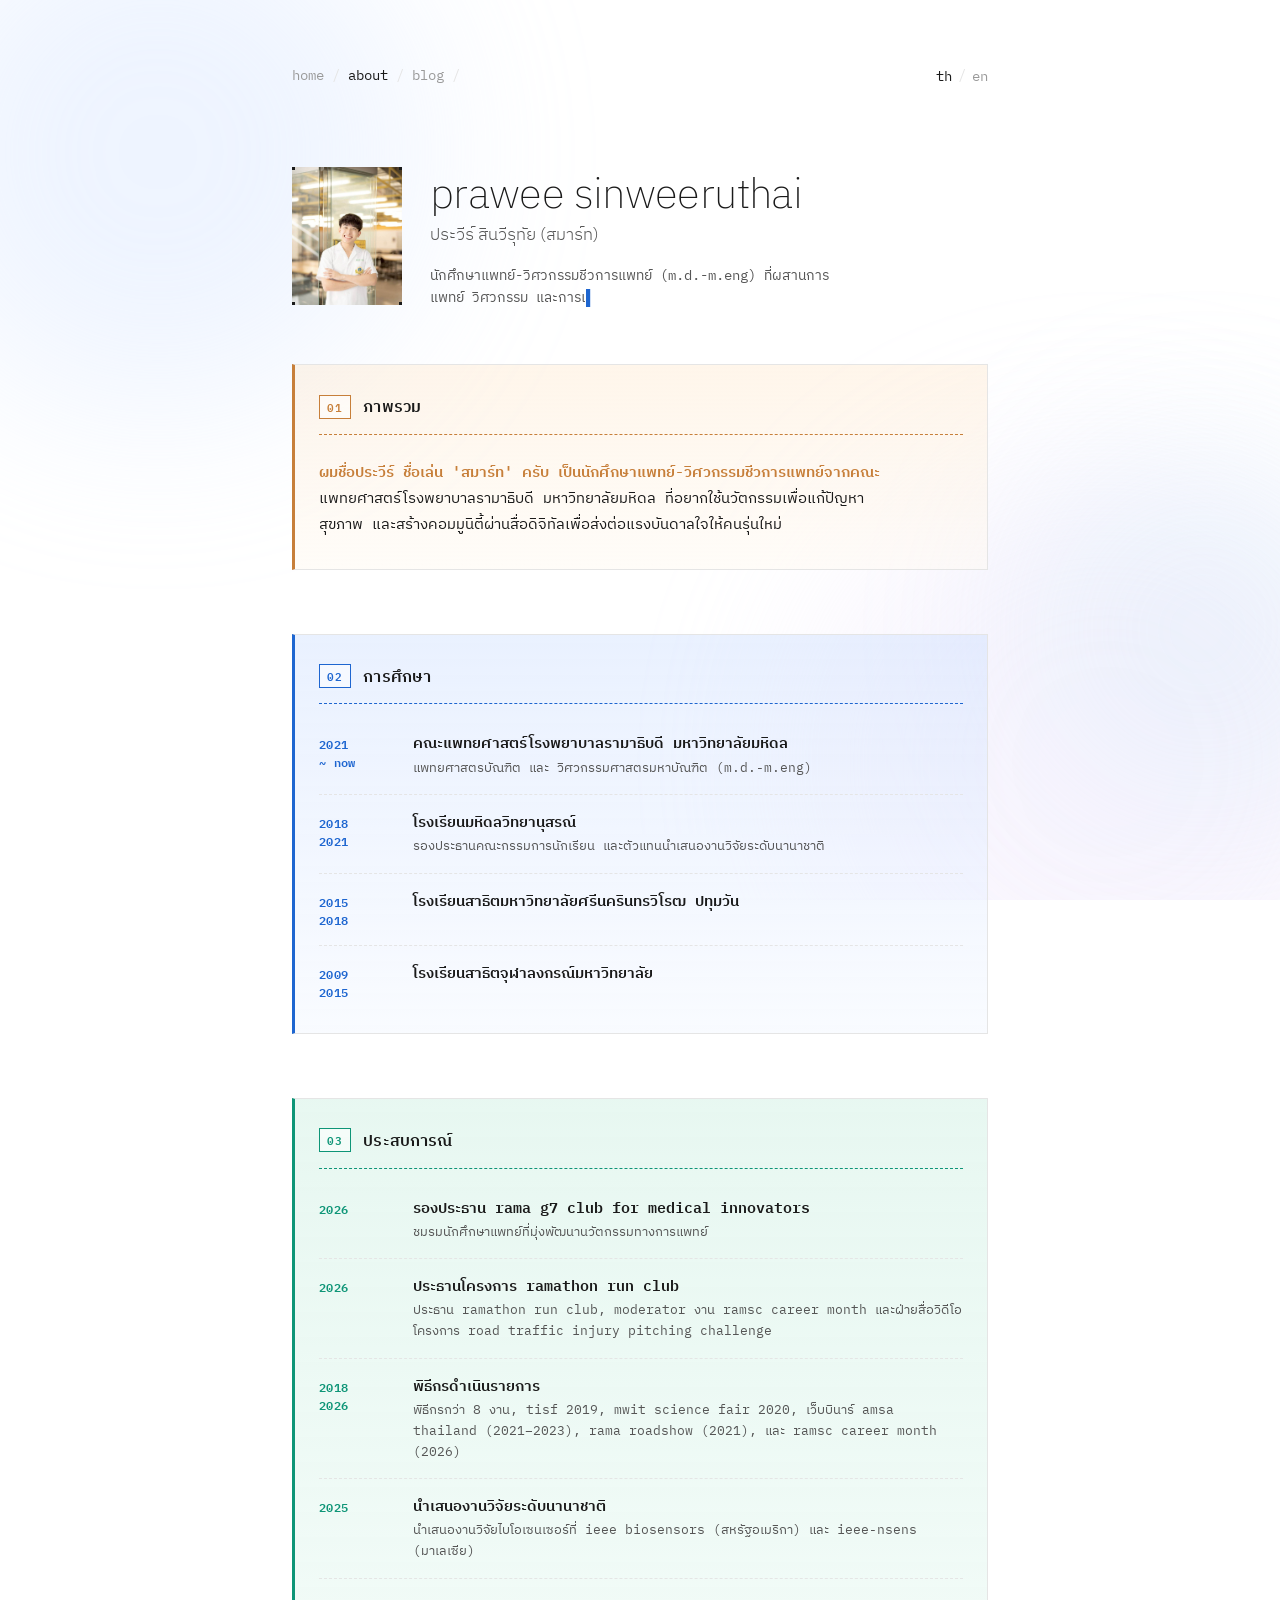
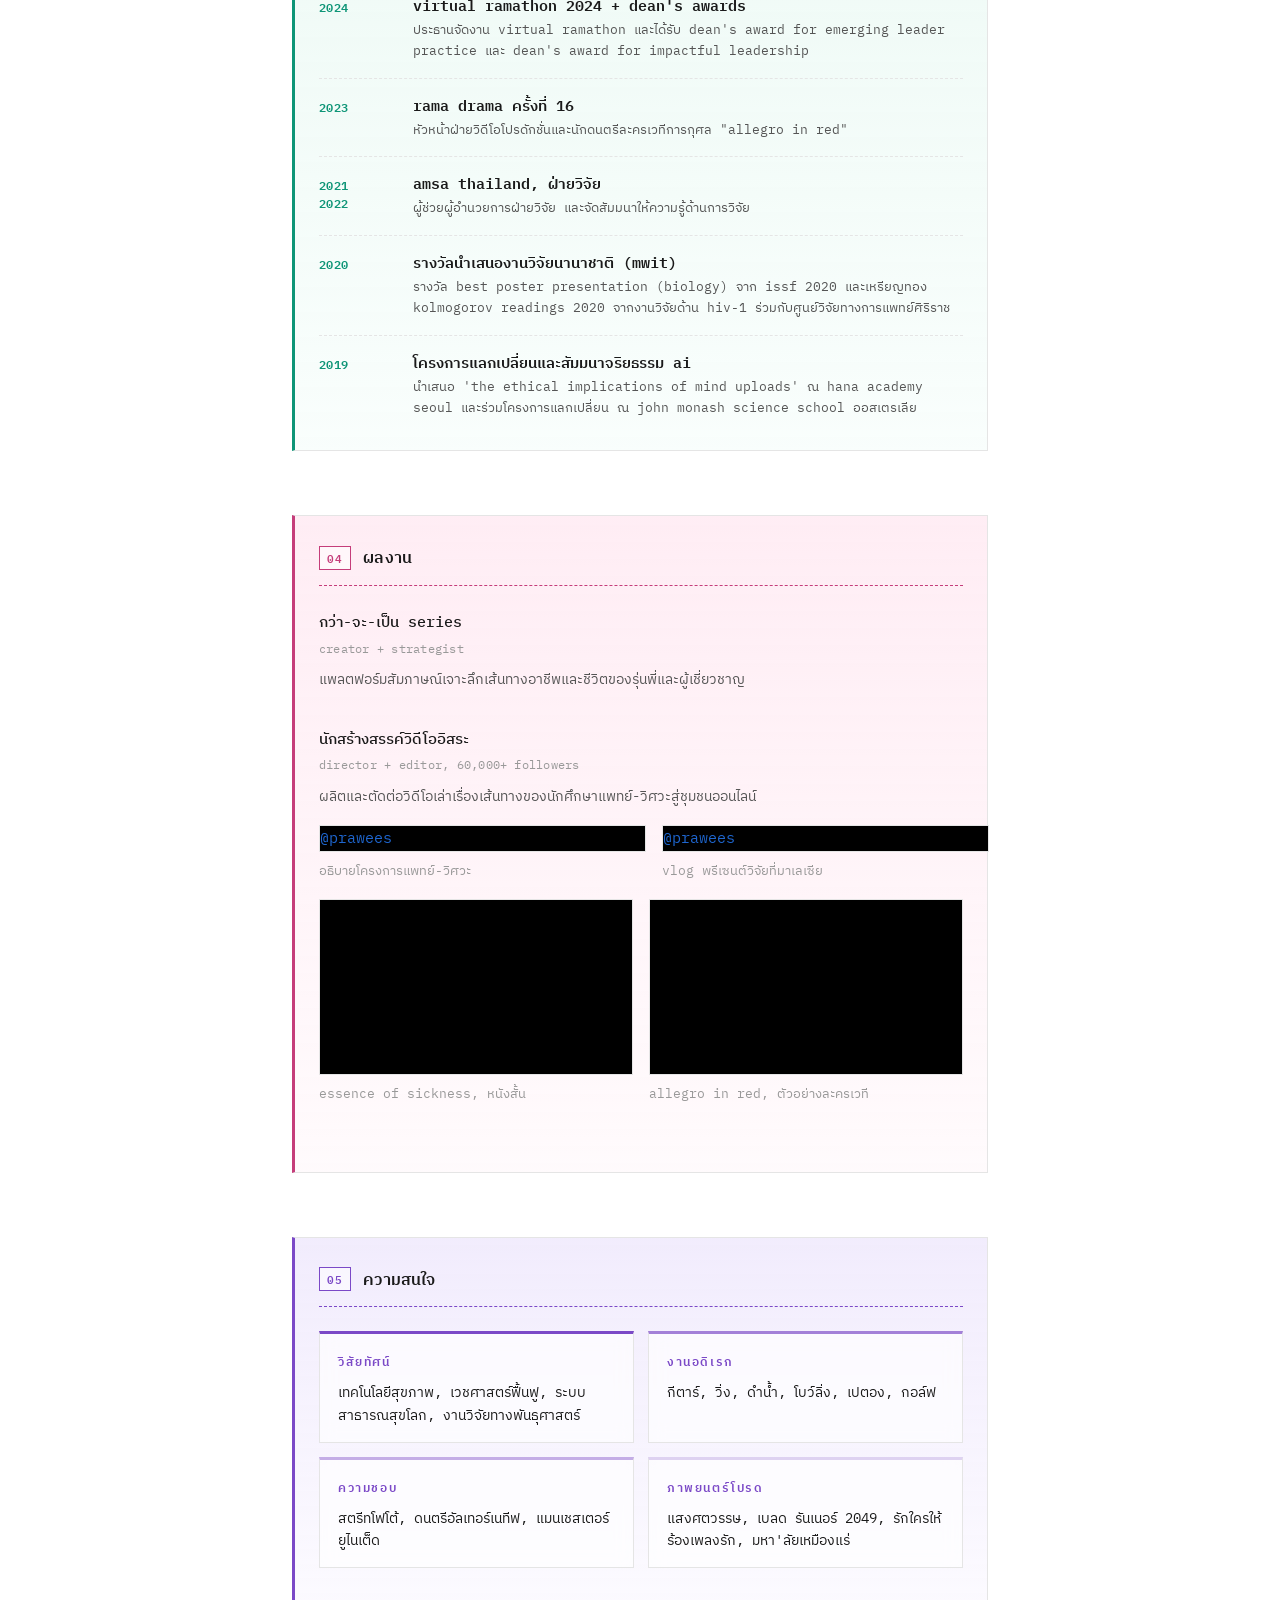
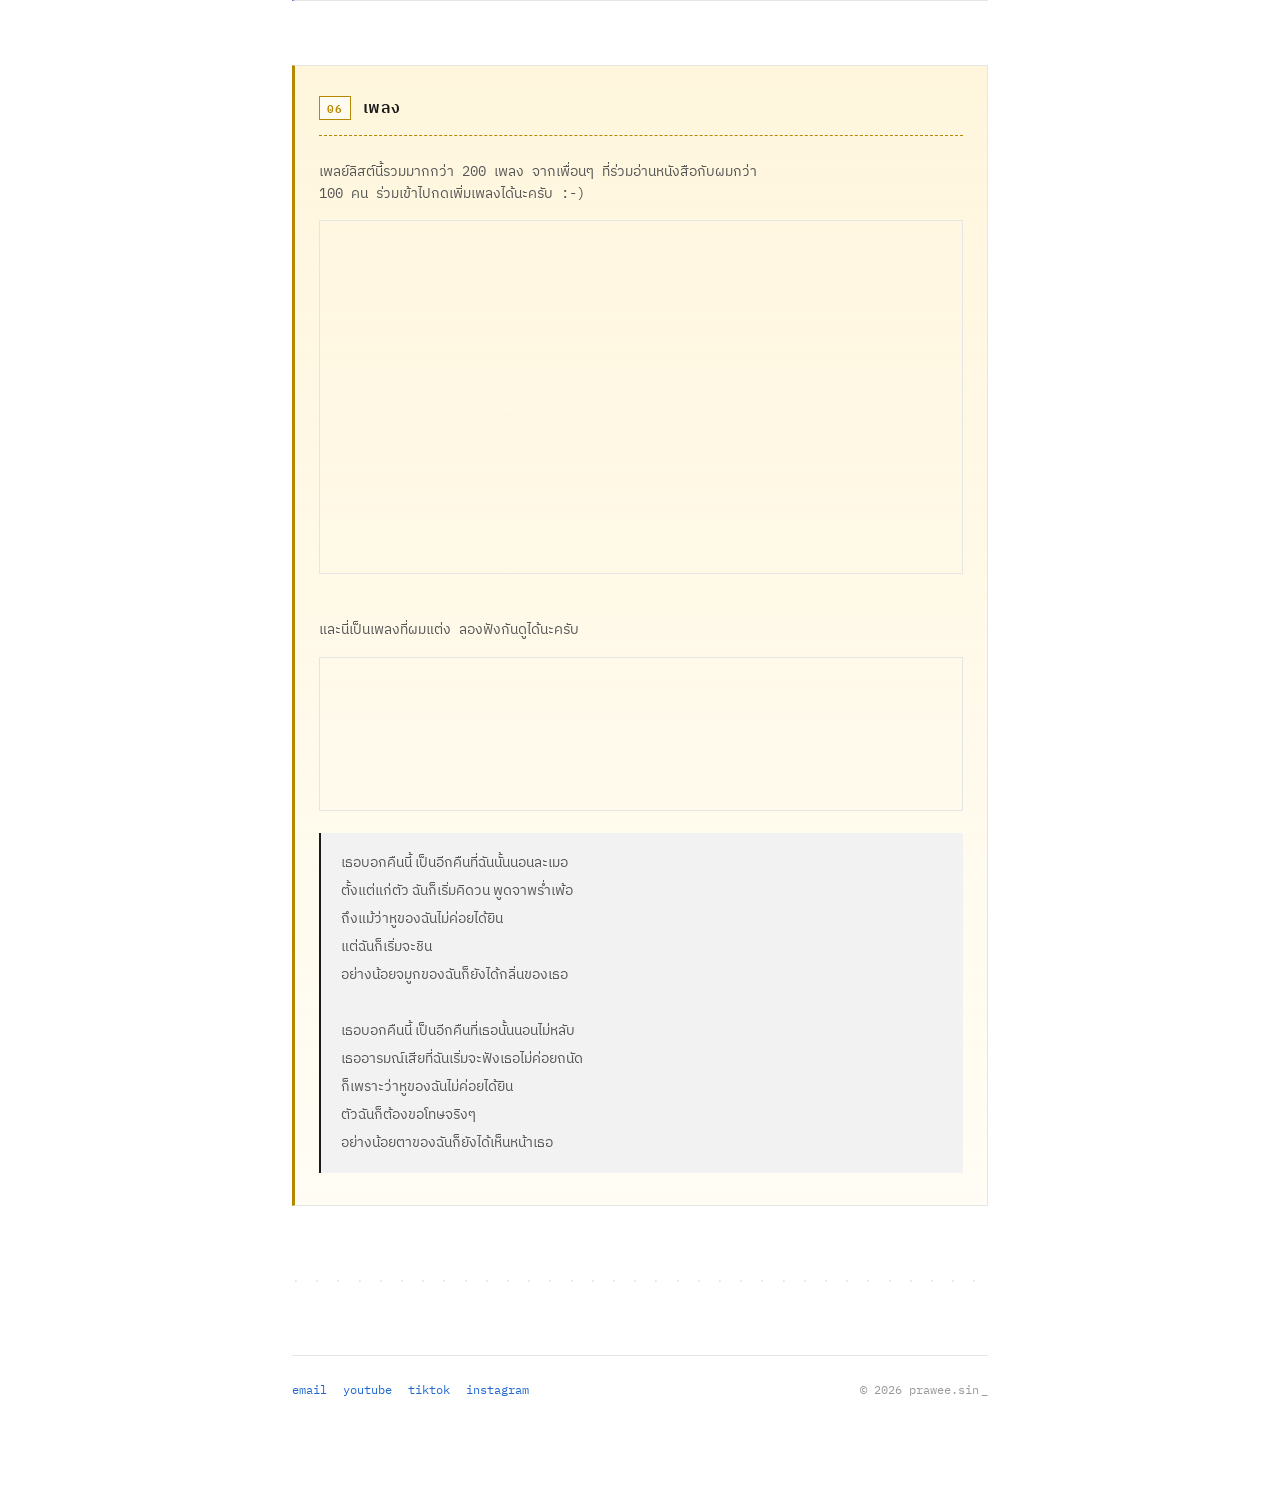
<file: Prawees.com New Design/about/index.html>
<!DOCTYPE html>
<html lang="th">
<head>
  <meta charset="UTF-8">
  <meta name="viewport" content="width=device-width, initial-scale=1.0">
  <title>about — prawee sinweeruthai / ประวีร์ สินวีรุทัย</title>
  <meta name="description" content="about prawee sinweeruthai (smart). m.d.-m.eng student at ramathibodi mahidol.">
  <link rel="icon" type="image/png" href="../assets/favicon.png">

  <link rel="preconnect" href="https://fonts.googleapis.com">
  <link rel="preconnect" href="https://fonts.gstatic.com" crossorigin>
  <link href="https://fonts.googleapis.com/css2?family=IBM+Plex+Mono:ital,wght@0,300;0,400;0,500;1,400&family=IBM+Plex+Sans:wght@200;300;400;500&family=IBM+Plex+Sans+Thai:wght@200;300;400;500&display=swap" rel="stylesheet">

  <style>
    :root {
      --bg:        #FFFFFF;
      --ink:       #1A1A1A;
      --ink-mid:   #555555;
      --ink-muted: #999999;
      --rule:      #E5E5E5;
      --rule-soft: #F2F2F2;
      --link:      #1E66D0;
      --link-hov:  #0048A3;
      --hi:        #FFF6D6;
    }

    *, *::before, *::after { margin: 0; padding: 0; box-sizing: border-box; }
    html { scroll-behavior: smooth; }

    body {
      background: var(--bg);
      color: var(--ink);
      font-family: 'IBM Plex Mono', 'IBM Plex Sans Thai', monospace;
      font-weight: 400;
      font-size: 15px;
      line-height: 1.65;
      -webkit-font-smoothing: antialiased;
      position: relative;
      overflow-x: hidden;
    }

    /* ── AMBIENT BG BLOBS ── */
    .ambient {
      position: fixed;
      inset: 0;
      z-index: -1;
      pointer-events: none;
      overflow: hidden;
    }
    .blob {
      position: absolute;
      border-radius: 50%;
      filter: blur(90px);
      will-change: transform;
    }
    .blob-1 {
      width: 520px; height: 520px;
      background: #CFE0FF;
      top: -12%; left: -8%;
      opacity: 0.35;
      animation: float-a 18s ease-in-out infinite alternate;
    }
    .blob-2 {
      width: 600px; height: 600px;
      background: #E8DCFA;
      bottom: -18%; right: -10%;
      opacity: 0.28;
      animation: float-b 22s ease-in-out infinite alternate;
      animation-delay: -6s;
    }
    .blob-3 {
      width: 360px; height: 360px;
      background: #BFE0F5;
      top: 50%; right: -8%;
      opacity: 0.22;
      animation: float-a 26s ease-in-out infinite alternate;
      animation-delay: -12s;
    }
    @keyframes float-a {
      0%   { transform: translate(0, 0) scale(1); }
      100% { transform: translate(80px, 60px) scale(1.08); }
    }
    @keyframes float-b {
      0%   { transform: translate(0, 0) scale(1); }
      100% { transform: translate(-60px, -40px) scale(1.05); }
    }

    /* ── REVEAL ── */
    [data-reveal] {
      opacity: 0;
      transform: translateY(20px);
      transition: opacity 0.7s cubic-bezier(0.16,1,0.3,1), transform 0.7s cubic-bezier(0.16,1,0.3,1);
      transition-delay: var(--rd, 0ms);
    }
    [data-reveal].in {
      opacity: 1;
      transform: translateY(0);
    }

    a { color: var(--link); text-decoration: none; transition: color 0.15s; }
    a:hover { color: var(--link-hov); }

    .wrap {
      max-width: 760px;
      margin: 0 auto;
      padding: 64px 32px 96px;
    }

    /* ── TOP ── */
    .topbar {
      display: flex;
      justify-content: space-between;
      align-items: center;
      margin-bottom: 80px;
      font-family: 'IBM Plex Mono', monospace;
      font-size: 14px;
    }
    .crumbs { display: flex; align-items: center; gap: 8px; color: var(--ink-muted); }
    .crumbs a { color: var(--ink-muted); }
    .crumbs a:hover { color: var(--ink); }
    .crumbs .here { color: var(--ink); }
    .crumbs .slash { color: var(--rule); }
    .lang { display: flex; align-items: center; gap: 6px; }
    .lang button {
      background: none; border: none;
      font-family: inherit; font-size: 14px;
      color: var(--ink-muted); cursor: pointer; padding: 0;
    }
    .lang button.active, .lang button:hover { color: var(--ink); }
    .lang .slash { color: var(--rule); }

    /* ── HERO BLOCK ── */
    .hero {
      display: grid;
      grid-template-columns: 110px 1fr;
      gap: 28px;
      align-items: start;
      margin-bottom: 56px;
    }
    .hero-portrait {
      width: 110px; height: 138px;
      overflow: hidden;
      background: var(--rule-soft);
      position: relative;
    }
    .hero-portrait img {
      width: 100%; height: 100%;
      object-fit: cover;
      object-position: center top;
      display: block;
    }
    /* corner pixel marks */
    .pixmark {
      position: absolute;
      width: 6px; height: 6px;
      background: var(--ink);
    }
    .pixmark.tl { top: -3px; left: -3px; }
    .pixmark.tr { top: -3px; right: -3px; }
    .pixmark.bl { bottom: -3px; left: -3px; }
    .pixmark.br { bottom: -3px; right: -3px; }

    .hero-meta { padding-top: 4px; }

    .hero-name {
      font-family: 'IBM Plex Sans', 'IBM Plex Sans Thai', sans-serif;
      font-weight: 200;
      font-size: clamp(30px, 4.2vw, 42px);
      line-height: 1.05;
      letter-spacing: -0.015em;
      color: var(--ink);
      margin-bottom: 6px;
    }
    .hero-name-th {
      font-family: 'IBM Plex Sans Thai', 'IBM Plex Sans', sans-serif;
      font-weight: 300;
      font-size: 17px;
      color: var(--ink-mid);
      margin-bottom: 16px;
    }
    .hero-tagline {
      font-family: 'IBM Plex Mono', 'IBM Plex Sans Thai', monospace;
      font-size: 13.5px;
      color: var(--ink-mid);
      line-height: 1.6;
      max-width: 50ch;
      min-height: 2.6em;
    }

    /* ── TYPEWRITER CARET ── */
    .tw-typing::after {
      content: '▌';
      color: var(--link);
      animation: blink 0.8s steps(1) infinite;
      margin-left: 1px;
    }

    /* ── SECTION HEADERS ── */
    .section {
      margin-bottom: 64px;
      position: relative;
      padding: 28px 24px 32px;
      border: 1px solid var(--rule);
      border-left-width: 3px;
      background: var(--sec-bg, transparent);
      border-left-color: var(--sec-ink, var(--link));
      transition: transform 0.4s cubic-bezier(0.16,1,0.3,1), box-shadow 0.4s;
    }
    .section:hover {
      box-shadow: 0 12px 28px rgba(20,20,30,0.06);
    }

    /* Per-section accents */
    .section.sec-01 { --sec-ink: #C77F3A; --sec-bg: linear-gradient(180deg, rgba(255,228,196,0.35) 0%, rgba(255,250,243,0.55) 100%); }
    .section.sec-02 { --sec-ink: #1E66D0; --sec-bg: linear-gradient(180deg, rgba(207,224,255,0.45) 0%, rgba(244,248,255,0.55) 100%); }
    .section.sec-03 { --sec-ink: #0E9577; --sec-bg: linear-gradient(180deg, rgba(196,236,220,0.4) 0%, rgba(244,253,250,0.55) 100%); }
    .section.sec-04 { --sec-ink: #C53D7A; --sec-bg: linear-gradient(180deg, rgba(255,210,228,0.4) 0%, rgba(255,247,250,0.55) 100%); }
    .section.sec-05 { --sec-ink: #7B49C7; --sec-bg: linear-gradient(180deg, rgba(225,213,250,0.45) 0%, rgba(249,246,255,0.55) 100%); }
    .section.sec-06 { --sec-ink: #B58800; --sec-bg: linear-gradient(180deg, rgba(255,232,170,0.4) 0%, rgba(255,251,236,0.55) 100%); }

    .sec-head {
      display: flex;
      align-items: center;
      gap: 12px;
      margin-bottom: 24px;
      padding-bottom: 14px;
      border-bottom: 1px dashed var(--sec-ink, var(--rule));
    }
    .sec-num {
      font-family: 'IBM Plex Mono', monospace;
      font-size: 11px;
      font-weight: 600;
      color: var(--sec-ink, var(--ink-muted));
      letter-spacing: 0.1em;
      padding: 2px 7px;
      border: 1px solid var(--sec-ink, var(--rule));
      background: rgba(255,255,255,0.55);
    }
    .sec-title {
      font-family: 'IBM Plex Mono', 'IBM Plex Sans Thai', monospace;
      font-size: 16px;
      color: var(--ink);
      font-weight: 600;
      letter-spacing: 0.01em;
    }
    .sec-title::before { content: ''; }
    .sec-rule { display: none; }

    /* ── PROSE ── */
    .prose {
      font-family: 'IBM Plex Mono', 'IBM Plex Sans Thai', monospace;
      font-size: 14.5px;
      line-height: 1.8;
      color: var(--ink);
      max-width: 64ch;
    }
    .prose::first-line {
      font-weight: 600;
      color: var(--sec-ink, var(--ink));
    }
    .prose strong, .prose b {
      font-weight: 700;
      color: var(--sec-ink, var(--ink));
    }
    .prose + .prose { margin-top: 18px; }

    /* ── CLINICAL CALLOUT (pull-quote, programmer style) ── */
    .callout {
      margin: 36px 0 12px;
      padding: 0;
      max-width: 60ch;
      position: relative;
    }
    .callout-mark {
      font-family: 'IBM Plex Mono', monospace;
      font-size: 12px;
      color: var(--ink-muted);
      margin-bottom: 10px;
      letter-spacing: 0.04em;
    }
    .callout-mark::before { content: '/* '; opacity: 0.65; }
    .callout-mark::after { content: ' */'; opacity: 0.65; }
    .callout-text {
      font-family: 'IBM Plex Mono', 'IBM Plex Sans Thai', monospace;
      font-style: italic;
      font-size: 16px;
      font-weight: 400;
      line-height: 1.65;
      color: var(--ink);
      padding: 14px 0 14px 22px;
      border-left: 2px solid var(--ink);
      background: linear-gradient(to right, var(--hi) 0%, var(--hi) 96%, transparent 100%);
      background-clip: padding-box;
    }

    /* ── TIMELINE ── */
    .timeline {}
    .tl-item {
      display: grid;
      grid-template-columns: 72px 1fr;
      gap: 0 22px;
      padding: 16px 0;
      align-items: start;
      border-top: 1px dashed var(--rule);
      transition: background 0.25s, transform 0.25s;
    }
    .tl-item:hover {
      background: rgba(255,255,255,0.4);
    }
    .tl-item:first-child { border-top: none; padding-top: 4px; }
    .tl-item:last-child { padding-bottom: 0; }

    .tl-year {
      font-family: 'IBM Plex Mono', monospace;
      font-size: 12px;
      font-weight: 600;
      color: var(--sec-ink, var(--ink-muted));
      line-height: 1.5;
      padding-top: 3px;
      letter-spacing: 0.03em;
    }
    .tl-body {}
    .tl-title {
      font-family: 'IBM Plex Mono', 'IBM Plex Sans Thai', monospace;
      font-size: 14.5px;
      font-weight: 600;
      color: var(--ink);
      margin-bottom: 4px;
      line-height: 1.45;
    }
    .tl-desc {
      font-family: 'IBM Plex Mono', 'IBM Plex Sans Thai', monospace;
      font-size: 13px;
      color: var(--ink-mid);
      line-height: 1.6;
    }

    /* ── INTERESTS / KEY:VALUE BOXES ── */
    .kv-list {
      display: grid;
      grid-template-columns: 1fr 1fr;
      gap: 14px;
    }
    .kv-row {
      padding: 18px 18px 16px;
      background: rgba(255,255,255,0.65);
      backdrop-filter: blur(8px);
      -webkit-backdrop-filter: blur(8px);
      border: 1px solid var(--rule);
      border-top: 3px solid var(--sec-ink, var(--link));
      transition: transform 0.35s cubic-bezier(0.16,1,0.3,1), box-shadow 0.35s, border-color 0.35s;
    }
    .kv-row:nth-child(2) { border-top-color: color-mix(in srgb, var(--sec-ink) 70%, white); }
    .kv-row:nth-child(3) { border-top-color: color-mix(in srgb, var(--sec-ink) 45%, white); }
    .kv-row:nth-child(4) { border-top-color: color-mix(in srgb, var(--sec-ink) 25%, white); }
    .kv-row:hover {
      transform: translateY(-4px);
      box-shadow: 0 12px 28px rgba(20,20,30,0.08);
      border-top-color: var(--sec-ink, var(--link));
    }
    .kv-key {
      display: block;
      font-family: 'IBM Plex Mono', 'IBM Plex Sans Thai', monospace;
      font-size: 11.5px;
      color: var(--sec-ink, var(--link));
      font-weight: 600;
      letter-spacing: 0.14em;
      text-transform: uppercase;
      margin-bottom: 10px;
    }
    .kv-val {
      display: block;
      font-family: 'IBM Plex Mono', 'IBM Plex Sans Thai', monospace;
      font-size: 13.5px;
      color: var(--ink);
      line-height: 1.65;
    }

    /* ── PORTFOLIO ── */
    .portfolio-item {
      margin-bottom: 36px;
    }
    .portfolio-title {
      font-family: 'IBM Plex Mono', 'IBM Plex Sans Thai', monospace;
      font-size: 15px;
      font-weight: 500;
      margin-bottom: 4px;
    }
    .portfolio-role {
      font-family: 'IBM Plex Mono', monospace;
      font-size: 12px;
      color: var(--ink-muted);
      letter-spacing: 0.02em;
      margin-bottom: 10px;
    }
    .portfolio-desc {
      font-family: 'IBM Plex Mono', 'IBM Plex Sans Thai', monospace;
      font-size: 13.5px;
      color: var(--ink-mid);
      line-height: 1.65;
      max-width: 60ch;
      margin-bottom: 18px;
    }

    .embed-grid {
      display: grid;
      grid-template-columns: 1fr 1fr;
      gap: 16px;
      margin-bottom: 18px;
    }
    .video-frame {
      width: 100%;
      aspect-ratio: 16/9;
      overflow: hidden;
      background: #000;
      border: 1px solid var(--rule);
    }
    .video-frame iframe {
      width: 100%; height: 100%;
      border: none; display: block;
    }
    .embed-caption {
      margin-top: 8px;
      font-family: 'IBM Plex Mono', 'IBM Plex Sans Thai', monospace;
      font-size: 12.5px;
      color: var(--ink-muted);
    }

    .tiktok-grid {
      display: grid;
      grid-template-columns: 1fr 1fr;
      gap: 16px;
      margin-bottom: 18px;
    }
    .tiktok-wrap {
      overflow: hidden;
      background: #000;
      display: flex;
      justify-content: center;
      border: 1px solid var(--rule);
    }
    .tiktok-embed { margin: 0 !important; width: 100% !important; }

    /* ── SPOTIFY ── */
    .spotify-wrap {
      border: 1px solid var(--rule);
      overflow: hidden;
      margin-bottom: 12px;
    }
    .spotify-wrap iframe { display: block; width: 100%; border: none; }

    .song-intro {
      font-family: 'IBM Plex Mono', 'IBM Plex Sans Thai', monospace;
      font-size: 13.5px;
      color: var(--ink-mid);
      margin-bottom: 16px;
      max-width: 55ch;
      line-height: 1.65;
    }

    .song-lyrics {
      margin-top: 22px;
      padding: 16px 20px;
      background: var(--rule-soft);
      border-left: 2px solid var(--ink);
      font-family: 'IBM Plex Sans Thai', 'IBM Plex Mono', monospace;
      font-size: 14px;
      color: var(--ink-mid);
      line-height: 2;
      white-space: pre-line;
    }

    /* ── ASCII RULE ── */
    .ascii-rule {
      font-family: 'IBM Plex Mono', monospace;
      font-size: 13px;
      color: var(--rule);
      letter-spacing: 0.2em;
      overflow: hidden;
      white-space: nowrap;
      margin: 56px 0;
      user-select: none;
    }

    /* ── FOOTER ── */
    .foot {
      margin-top: 64px;
      padding-top: 24px;
      border-top: 1px solid var(--rule);
      display: flex;
      flex-wrap: wrap;
      justify-content: space-between;
      gap: 16px;
      font-family: 'IBM Plex Mono', monospace;
      font-size: 12px;
      color: var(--ink-muted);
    }
    .foot-links { display: flex; gap: 16px; flex-wrap: wrap; }
    .foot .blink::after {
      content: '_';
      animation: blink 1.05s steps(1) infinite;
      margin-left: 2px;
    }
    @keyframes blink { 50% { opacity: 0; } }

    /* ── RESPONSIVE ── */
    @media (max-width: 600px) {
      .wrap { padding: 36px 18px 80px; }
      .topbar { margin-bottom: 44px; }
      .hero { grid-template-columns: 80px 1fr; gap: 18px; }
      .hero-portrait { width: 80px; height: 100px; }
      .tl-item { grid-template-columns: 56px 1fr; gap: 0 14px; }
      .kv-list { grid-template-columns: 1fr; }
      .embed-grid, .tiktok-grid { grid-template-columns: 1fr; }
    }
  </style>
</head>

<body class="lang-th">
  <div class="ambient" aria-hidden="true">
    <div class="blob blob-1"></div>
    <div class="blob blob-2"></div>
    <div class="blob blob-3"></div>
  </div>

  <div class="wrap">

    <!-- TOP -->
    <div class="topbar">
      <div class="crumbs">
        <a href="../">home</a>
        <span class="slash">/</span>
        <span class="here">about</span>
        <span class="slash">/</span>
        <a href="https://blog.prawees.com">blog</a>
        <span class="slash">/</span>
      </div>
      <div class="lang">
        <button id="btn-th" class="active" onclick="setLang('th')">th</button>
        <span class="slash">/</span>
        <button id="btn-en" onclick="setLang('en')">en</button>
      </div>
    </div>

    <!-- HERO -->
    <section class="hero">
      <div class="hero-portrait">
        <span class="pixmark tl"></span>
        <span class="pixmark tr"></span>
        <span class="pixmark bl"></span>
        <span class="pixmark br"></span>
        <img src="../assets/portrait-about.jpg" alt="prawee" loading="eager">
      </div>
      <div class="hero-meta">
        <h1 class="hero-name">prawee sinweeruthai</h1>
        <p class="hero-name-th" data-th="ประวีร์ สินวีรุทัย (สมาร์ท)" data-en="(smart)">ประวีร์ สินวีรุทัย (สมาร์ท)</p>
        <p class="hero-tagline" id="hero-tagline"
           data-th="นักศึกษาแพทย์-วิศวกรรมชีวการแพทย์ (m.d.-m.eng) ที่ผสานการแพทย์ วิศวกรรม และการเล่าเรื่องเข้าด้วยกัน"
           data-en="m.d.-m.eng student weaving together medicine, engineering, and storytelling.">
           นักศึกษาแพทย์-วิศวกรรมชีวการแพทย์ (m.d.-m.eng) ที่ผสานการแพทย์ วิศวกรรม และการเล่าเรื่องเข้าด้วยกัน
        </p>
      </div>
    </section>

    <!-- 01 OVERVIEW -->
    <section class="section sec-01" data-reveal>
      <div class="sec-head">
        <span class="sec-num">01</span>
        <span class="sec-title" data-th="ภาพรวม" data-en="overview">ภาพรวม</span>
        <span class="sec-rule"></span>
      </div>
      <p class="prose"
         data-th="ผมชื่อประวีร์ ชื่อเล่น 'สมาร์ท' ครับ เป็นนักศึกษาแพทย์-วิศวกรรมชีวการแพทย์จากคณะแพทยศาสตร์โรงพยาบาลรามาธิบดี มหาวิทยาลัยมหิดล ที่อยากใช้นวัตกรรมเพื่อแก้ปัญหาสุขภาพ และสร้างคอมมูนิตี้ผ่านสื่อดิจิทัลเพื่อส่งต่อแรงบันดาลใจให้คนรุ่นใหม่"
         data-en="i'm prawee, also known as smart. dual-degree m.d.-m.eng candidate at ramathibodi hospital, mahidol university. i work at the intersection of healthcare innovation and digital storytelling, building tools and communities that inspire the next generation.">
         ผมชื่อประวีร์ ชื่อเล่น 'สมาร์ท' ครับ เป็นนักศึกษาแพทย์-วิศวกรรมชีวการแพทย์จากคณะแพทยศาสตร์โรงพยาบาลรามาธิบดี มหาวิทยาลัยมหิดล ที่อยากใช้นวัตกรรมเพื่อแก้ปัญหาสุขภาพ และสร้างคอมมูนิตี้ผ่านสื่อดิจิทัลเพื่อส่งต่อแรงบันดาลใจให้คนรุ่นใหม่
      </p>
    </section>

    <!-- 02 EDUCATION -->
    <section class="section sec-02" data-reveal>
      <div class="sec-head">
        <span class="sec-num">02</span>
        <span class="sec-title" data-th="การศึกษา" data-en="education">การศึกษา</span>
        <span class="sec-rule"></span>
      </div>
      <div class="timeline">

        <div class="tl-item">
          <div class="tl-year">2021<br>~ now</div>
          <div class="tl-body">
            <div class="tl-title" data-th="คณะแพทยศาสตร์โรงพยาบาลรามาธิบดี มหาวิทยาลัยมหิดล" data-en="faculty of medicine ramathibodi hospital, mahidol university">คณะแพทยศาสตร์โรงพยาบาลรามาธิบดี มหาวิทยาลัยมหิดล</div>
            <div class="tl-desc" data-th="แพทยศาสตรบัณฑิต และ วิศวกรรมศาสตรมหาบัณฑิต (m.d.-m.eng)" data-en="doctor of medicine + master of engineering (m.d.-m.eng)">แพทยศาสตรบัณฑิต และ วิศวกรรมศาสตรมหาบัณฑิต (m.d.-m.eng)</div>
          </div>
        </div>

        <div class="tl-item">
          <div class="tl-year">2018<br>2021</div>
          <div class="tl-body">
            <div class="tl-title" data-th="โรงเรียนมหิดลวิทยานุสรณ์" data-en="mahidol wittayanusorn school">โรงเรียนมหิดลวิทยานุสรณ์</div>
            <div class="tl-desc" data-th="รองประธานคณะกรรมการนักเรียน และตัวแทนนำเสนองานวิจัยระดับนานาชาติ" data-en="vice student body president + mwit representative for international science fairs">รองประธานคณะกรรมการนักเรียน และตัวแทนนำเสนองานวิจัยระดับนานาชาติ</div>
          </div>
        </div>

        <div class="tl-item">
          <div class="tl-year">2015<br>2018</div>
          <div class="tl-body">
            <div class="tl-title" data-th="โรงเรียนสาธิตมหาวิทยาลัยศรีนครินทรวิโรฒ ปทุมวัน" data-en="patumwan demonstration school, srinakharinwirot university">โรงเรียนสาธิตมหาวิทยาลัยศรีนครินทรวิโรฒ ปทุมวัน</div>
          </div>
        </div>

        <div class="tl-item">
          <div class="tl-year">2009<br>2015</div>
          <div class="tl-body">
            <div class="tl-title" data-th="โรงเรียนสาธิตจุฬาลงกรณ์มหาวิทยาลัย" data-en="chulalongkorn university demonstration school">โรงเรียนสาธิตจุฬาลงกรณ์มหาวิทยาลัย</div>
          </div>
        </div>

      </div>
    </section>

    <!-- 03 EXPERIENCE -->
    <section class="section sec-03" data-reveal>
      <div class="sec-head">
        <span class="sec-num">03</span>
        <span class="sec-title" data-th="ประสบการณ์" data-en="experience">ประสบการณ์</span>
        <span class="sec-rule"></span>
      </div>
      <div class="timeline">

        <div class="tl-item">
          <div class="tl-year">2026</div>
          <div class="tl-body">
            <div class="tl-title" data-th="รองประธาน rama g7 club for medical innovators" data-en="vice president, rama g7 club for medical innovators">รองประธาน rama g7 club for medical innovators</div>
            <div class="tl-desc" data-th="ชมรมนักศึกษาแพทย์ที่มุ่งพัฒนานวัตกรรมทางการแพทย์" data-en="student-led club focused on healthcare innovation">ชมรมนักศึกษาแพทย์ที่มุ่งพัฒนานวัตกรรมทางการแพทย์</div>
          </div>
        </div>

        <div class="tl-item">
          <div class="tl-year">2026</div>
          <div class="tl-body">
            <div class="tl-title" data-th="ประธานโครงการ ramathon run club" data-en="ramathon run club president + projects">ประธานโครงการ ramathon run club</div>
            <div class="tl-desc" data-th="ประธาน ramathon run club, moderator งาน ramsc career month และฝ่ายสื่อวิดีโอโครงการ road traffic injury pitching challenge" data-en="president of ramathon run club, moderator for ramsc career month, motion media team for road traffic injury pitching challenge">ประธาน ramathon run club, moderator งาน ramsc career month และฝ่ายสื่อวิดีโอโครงการ road traffic injury pitching challenge</div>
          </div>
        </div>

        <div class="tl-item">
          <div class="tl-year">2018<br>2026</div>
          <div class="tl-body">
            <div class="tl-title" data-th="พิธีกรดำเนินรายการ" data-en="master of ceremonies">พิธีกรดำเนินรายการ</div>
            <div class="tl-desc" data-th="พิธีกรกว่า 8 งาน, tisf 2019, mwit science fair 2020, เว็บบินาร์ amsa thailand (2021–2023), rama roadshow (2021), และ ramsc career month (2026)" data-en="mc across 8+ events, tisf 2019, mwit science fair 2020, amsa thailand webinars (2021–2023), rama roadshow (2021), ramsc career month (2026)">พิธีกรกว่า 8 งาน, tisf 2019, mwit science fair 2020, เว็บบินาร์ amsa thailand (2021–2023), rama roadshow (2021), และ ramsc career month (2026)</div>
          </div>
        </div>

        <div class="tl-item">
          <div class="tl-year">2025</div>
          <div class="tl-body">
            <div class="tl-title" data-th="นำเสนองานวิจัยระดับนานาชาติ" data-en="international research presentations">นำเสนองานวิจัยระดับนานาชาติ</div>
            <div class="tl-desc" data-th="นำเสนองานวิจัยไบโอเซนเซอร์ที่ ieee biosensors (สหรัฐอเมริกา) และ ieee-nsens (มาเลเซีย)" data-en="research presenter on biosensor innovations at ieee biosensors (usa) and ieee-nsens (malaysia)">นำเสนองานวิจัยไบโอเซนเซอร์ที่ ieee biosensors (สหรัฐอเมริกา) และ ieee-nsens (มาเลเซีย)</div>
          </div>
        </div>

        <div class="tl-item">
          <div class="tl-year">2024</div>
          <div class="tl-body">
            <div class="tl-title" data-th="virtual ramathon 2024 + dean's awards" data-en="virtual ramathon 2024 + dean's awards">virtual ramathon 2024 + dean's awards</div>
            <div class="tl-desc" data-th="ประธานจัดงาน virtual ramathon และได้รับ dean's award for emerging leader practice และ dean's award for impactful leadership" data-en="led virtual ramathon 2024. received dean's award for emerging leader practice and dean's award for impactful leadership">ประธานจัดงาน virtual ramathon และได้รับ dean's award for emerging leader practice และ dean's award for impactful leadership</div>
          </div>
        </div>

        <div class="tl-item">
          <div class="tl-year">2023</div>
          <div class="tl-body">
            <div class="tl-title" data-th="rama drama ครั้งที่ 16" data-en="16th rama drama">rama drama ครั้งที่ 16</div>
            <div class="tl-desc" data-th="หัวหน้าฝ่ายวิดีโอโปรดักชั่นและนักดนตรีละครเวทีการกุศล 'allegro in red'" data-en="head of video production and musician for charity stage play 'allegro in red'">หัวหน้าฝ่ายวิดีโอโปรดักชั่นและนักดนตรีละครเวทีการกุศล "allegro in red"</div>
          </div>
        </div>

        <div class="tl-item">
          <div class="tl-year">2021<br>2022</div>
          <div class="tl-body">
            <div class="tl-title" data-th="amsa thailand, ฝ่ายวิจัย" data-en="amsa thailand, research team">amsa thailand, ฝ่ายวิจัย</div>
            <div class="tl-desc" data-th="ผู้ช่วยผู้อำนวยการฝ่ายวิจัย และจัดสัมมนาให้ความรู้ด้านการวิจัย" data-en="assistant director of research and seminar organiser">ผู้ช่วยผู้อำนวยการฝ่ายวิจัย และจัดสัมมนาให้ความรู้ด้านการวิจัย</div>
          </div>
        </div>

        <div class="tl-item">
          <div class="tl-year">2020</div>
          <div class="tl-body">
            <div class="tl-title" data-th="รางวัลนำเสนองานวิจัยนานาชาติ (mwit)" data-en="international research awards (mwit)">รางวัลนำเสนองานวิจัยนานาชาติ (mwit)</div>
            <div class="tl-desc" data-th="รางวัล best poster presentation (biology) จาก issf 2020 และเหรียญทอง kolmogorov readings 2020 จากงานวิจัยด้าน hiv-1 ร่วมกับศูนย์วิจัยทางการแพทย์ศิริราช" data-en="best poster presentation (biology) at issf 2020 and gold prize at kolmogorov readings for hiv-1 research at siriraj medical research center">รางวัล best poster presentation (biology) จาก issf 2020 และเหรียญทอง kolmogorov readings 2020 จากงานวิจัยด้าน hiv-1 ร่วมกับศูนย์วิจัยทางการแพทย์ศิริราช</div>
          </div>
        </div>

        <div class="tl-item">
          <div class="tl-year">2019</div>
          <div class="tl-body">
            <div class="tl-title" data-th="โครงการแลกเปลี่ยนและสัมมนาจริยธรรม ai" data-en="science exchange + ai ethics symposium">โครงการแลกเปลี่ยนและสัมมนาจริยธรรม ai</div>
            <div class="tl-desc" data-th="นำเสนอ 'the ethical implications of mind uploads' ณ hana academy seoul และร่วมโครงการแลกเปลี่ยน ณ john monash science school ออสเตรเลีย" data-en="presented 'the ethical implications of mind uploads' at hana academy seoul, attended a science exchange at john monash science school, australia">นำเสนอ 'the ethical implications of mind uploads' ณ hana academy seoul และร่วมโครงการแลกเปลี่ยน ณ john monash science school ออสเตรเลีย</div>
          </div>
        </div>

      </div>
    </section>

    <!-- 04 PORTFOLIO -->
    <section class="section sec-04" data-reveal>
      <div class="sec-head">
        <span class="sec-num">04</span>
        <span class="sec-title" data-th="ผลงาน" data-en="portfolio">ผลงาน</span>
        <span class="sec-rule"></span>
      </div>

      <div class="portfolio-item">
        <div class="portfolio-title" data-th="กว่า-จะ-เป็น series" data-en="gwa-ja-pen series">กว่า-จะ-เป็น series</div>
        <div class="portfolio-role" data-th="creator + strategist" data-en="creator + strategist">creator + strategist</div>
        <div class="portfolio-desc" data-th="แพลตฟอร์มสัมภาษณ์เจาะลึกเส้นทางอาชีพและชีวิตของรุ่นพี่และผู้เชี่ยวชาญ" data-en="in-depth career and life journey interview platform for students and professionals">แพลตฟอร์มสัมภาษณ์เจาะลึกเส้นทางอาชีพและชีวิตของรุ่นพี่และผู้เชี่ยวชาญ</div>
      </div>

      <div class="portfolio-item">
        <div class="portfolio-title" data-th="นักสร้างสรรค์วิดีโออิสระ" data-en="independent videomaker">นักสร้างสรรค์วิดีโออิสระ</div>
        <div class="portfolio-role" data-th="director + editor, 60,000+ followers" data-en="director + editor, 60,000+ followers">director + editor, 60,000+ followers</div>
        <div class="portfolio-desc" data-th="ผลิตและตัดต่อวิดีโอเล่าเรื่องเส้นทางของนักศึกษาแพทย์-วิศวะสู่ชุมชนออนไลน์" data-en="producing and editing video narratives about the m.d.-m.eng student experience, shared with an online community">ผลิตและตัดต่อวิดีโอเล่าเรื่องเส้นทางของนักศึกษาแพทย์-วิศวะสู่ชุมชนออนไลน์</div>

        <div class="tiktok-grid">
          <div>
            <div class="tiktok-wrap">
              <blockquote class="tiktok-embed" cite="https://www.tiktok.com/@prawees/video/7478513016754015496" data-video-id="7478513016754015496" style="max-width:605px;min-width:325px;">
                <section><a target="_blank" title="@prawees" href="https://www.tiktok.com/@prawees?refer=embed">@prawees</a></section>
              </blockquote>
            </div>
            <div class="embed-caption" data-th="อธิบายโครงการแพทย์-วิศวะ" data-en="m.d.-m.eng program explained">อธิบายโครงการแพทย์-วิศวะ</div>
          </div>
          <div>
            <div class="tiktok-wrap">
              <blockquote class="tiktok-embed" cite="https://www.tiktok.com/@prawees/video/7502285412048719112" data-video-id="7502285412048719112" style="max-width:605px;min-width:325px;">
                <section><a target="_blank" title="@prawees" href="https://www.tiktok.com/@prawees?refer=embed">@prawees</a></section>
              </blockquote>
            </div>
            <div class="embed-caption" data-th="vlog พรีเซนต์วิจัยที่มาเลเซีย" data-en="vlog, research presentation in malaysia">vlog พรีเซนต์วิจัยที่มาเลเซีย</div>
          </div>
        </div>

        <div class="embed-grid">
          <div>
            <div class="video-frame">
              <iframe src="https://www.youtube.com/embed/HxxRjaMzGc4?si=FFhsmBRvF-l248TE" title="Essence of Sickness" loading="lazy" allowfullscreen allow="accelerometer; autoplay; clipboard-write; encrypted-media; gyroscope; picture-in-picture"></iframe>
            </div>
            <div class="embed-caption" data-th="essence of sickness, หนังสั้น" data-en="essence of sickness, short film">essence of sickness, หนังสั้น</div>
          </div>
          <div>
            <div class="video-frame">
              <iframe src="https://www.youtube.com/embed/SHBhbCXhGsw?si=ZyVt780IVY1-59Jr" title="Allegro in Red" loading="lazy" allowfullscreen allow="accelerometer; autoplay; clipboard-write; encrypted-media; gyroscope; picture-in-picture"></iframe>
            </div>
            <div class="embed-caption" data-th="allegro in red, ตัวอย่างละครเวที" data-en="allegro in red, ramadrama trailer">allegro in red, ตัวอย่างละครเวที</div>
          </div>
        </div>
      </div>
    </section>

    <!-- 05 INTERESTS / KEY:VALUE -->
    <section class="section sec-05" data-reveal>
      <div class="sec-head">
        <span class="sec-num">05</span>
        <span class="sec-title" data-th="ความสนใจ" data-en="interests">ความสนใจ</span>
        <span class="sec-rule"></span>
      </div>

      <div class="kv-list">
        <div class="kv-row">
          <span class="kv-key" data-th="วิสัยทัศน์" data-en="vision">วิสัยทัศน์</span>
          <span class="kv-val" data-th="เทคโนโลยีสุขภาพ, เวชศาสตร์ฟื้นฟู, ระบบสาธารณสุขโลก, งานวิจัยทางพันธุศาสตร์" data-en="healthcare technology, physical medicine + rehabilitation, global health systems, genetics + genomics">เทคโนโลยีสุขภาพ, เวชศาสตร์ฟื้นฟู, ระบบสาธารณสุขโลก, งานวิจัยทางพันธุศาสตร์</span>
        </div>
        <div class="kv-row">
          <span class="kv-key" data-th="งานอดิเรก" data-en="hobbies">งานอดิเรก</span>
          <span class="kv-val" data-th="กีตาร์, วิ่ง, ดำน้ำ, โบว์ลิ่ง, เปตอง, กอล์ฟ" data-en="guitar, running, scuba diving, bowling, pétanque, golf">กีตาร์, วิ่ง, ดำน้ำ, โบว์ลิ่ง, เปตอง, กอล์ฟ</span>
        </div>
        <div class="kv-row">
          <span class="kv-key" data-th="ความชอบ" data-en="loves">ความชอบ</span>
          <span class="kv-val" data-th="สตรีทโฟโต้, ดนตรีอัลเทอร์เนทีฟ, แมนเชสเตอร์ ยูไนเต็ด" data-en="street photography, alt-rock + alt-r&amp;b, manchester united">สตรีทโฟโต้, ดนตรีอัลเทอร์เนทีฟ, แมนเชสเตอร์ ยูไนเต็ด</span>
        </div>
        <div class="kv-row">
          <span class="kv-key" data-th="ภาพยนตร์โปรด" data-en="films">ภาพยนตร์โปรด</span>
          <span class="kv-val" data-th="แสงศตวรรษ, เบลด รันเนอร์ 2049, รักใครให้ร้องเพลงรัก, มหา'ลัยเหมืองแร่" data-en="syndromes and a century, blade runner 2049, sing street, the tin mine">แสงศตวรรษ, เบลด รันเนอร์ 2049, รักใครให้ร้องเพลงรัก, มหา'ลัยเหมืองแร่</span>
        </div>
      </div>
    </section>

    <!-- 06 SOUNDTRACK -->
    <section class="section sec-06" data-reveal>
      <div class="sec-head">
        <span class="sec-num">06</span>
        <span class="sec-title" data-th="เพลง" data-en="soundtrack">เพลง</span>
        <span class="sec-rule"></span>
      </div>

      <p class="song-intro"
         data-th="เพลย์ลิสต์นี้รวมมากกว่า 200 เพลง จากเพื่อนๆ ที่ร่วมอ่านหนังสือกับผมกว่า 100 คน ร่วมเข้าไปกดเพิ่มเพลงได้นะครับ :-)"
         data-en="a collaborative playlist, over 200 tracks curated by 100+ friends who've studied alongside me. feel free to add yours.">
         เพลย์ลิสต์นี้รวมมากกว่า 200 เพลง จากเพื่อนๆ ที่ร่วมอ่านหนังสือกับผมกว่า 100 คน ร่วมเข้าไปกดเพิ่มเพลงได้นะครับ :-)
      </p>

      <div class="spotify-wrap">
        <iframe data-testid="embed-iframe" src="https://open.spotify.com/embed/playlist/6TIFZk4qns5oCtxL6GHMrd?utm_source=generator" width="100%" height="352" frameborder="0" loading="lazy" allowfullscreen allow="autoplay; clipboard-write; encrypted-media; fullscreen; picture-in-picture"></iframe>
      </div>

      <div style="margin-top: 44px;">
        <p class="song-intro"
           data-th="และนี่เป็นเพลงที่ผมแต่ง ลองฟังกันดูได้นะครับ"
           data-en="this is a song i wrote. give it a listen.">
           และนี่เป็นเพลงที่ผมแต่ง ลองฟังกันดูได้นะครับ
        </p>
        <div class="spotify-wrap">
          <iframe src="https://open.spotify.com/embed/track/5s0yqiQ1NFUyBXtuzesxcN#0:11" width="100%" height="152" frameborder="0" loading="lazy" allowfullscreen allow="autoplay; clipboard-write; encrypted-media; fullscreen; picture-in-picture"></iframe>
        </div>
        <div class="song-lyrics">เธอบอกคืนนี้ เป็นอีกคืนที่ฉันนั้นนอนละเมอ
ตั้งแต่แก่ตัว ฉันก็เริ่มคิดวน พูดจาพร่ำเพ้อ
ถึงแม้ว่าหูของฉันไม่ค่อยได้ยิน
แต่ฉันก็เริ่มจะชิน
อย่างน้อยจมูกของฉันก็ยังได้กลิ่นของเธอ

เธอบอกคืนนี้ เป็นอีกคืนที่เธอนั้นนอนไม่หลับ
เธออารมณ์เสียที่ฉันเริ่มจะฟังเธอไม่ค่อยถนัด
ก็เพราะว่าหูของฉันไม่ค่อยได้ยิน
ตัวฉันก็ต้องขอโทษจริงๆ
อย่างน้อยตาของฉันก็ยังได้เห็นหน้าเธอ</div>
      </div>
    </section>

    <div class="ascii-rule">· · · · · · · · · · · · · · · · · · · · · · · · · · · · · · · · · · · · · · · · · · · · · ·</div>

    <!-- FOOTER -->
    <footer class="foot">
      <div class="foot-links">
        <a href="mailto:prawee.sin@gmail.com">email</a>
        <a href="https://www.youtube.com/smprv" target="_blank" rel="noopener">youtube</a>
        <a href="https://www.tiktok.com/@prawees" target="_blank" rel="noopener">tiktok</a>
        <a href="https://www.instagram.com/smprv" target="_blank" rel="noopener">instagram</a>
      </div>
      <span class="blink">© 2026 prawee.sin</span>
    </footer>

  </div>

  <script async src="https://www.tiktok.com/embed.js"></script>
  <script src="../assets/typewriter.js"></script>

  <script>
    function setLang(lang) {
      document.getElementById('btn-th').classList.toggle('active', lang === 'th');
      document.getElementById('btn-en').classList.toggle('active', lang === 'en');
      document.body.className = 'lang-' + lang;
      document.querySelectorAll('[data-th]').forEach(el => {
        const val = lang === 'th' ? el.getAttribute('data-th') : el.getAttribute('data-en');
        if (val !== null && val !== undefined) {
          if (el.id === 'hero-tagline') {
            window.typeText(el, val, { speed: 16 });
            return;
          }
          el.style.opacity = '0';
          setTimeout(() => { el.textContent = val; el.style.opacity = ''; }, 120);
        }
      });
    }

    function setupReveal() {
      const els = document.querySelectorAll('[data-reveal]');
      if (!('IntersectionObserver' in window)) {
        els.forEach(el => el.classList.add('in'));
        return;
      }
      const obs = new IntersectionObserver((entries) => {
        entries.forEach(e => {
          if (e.isIntersecting) {
            e.target.classList.add('in');
            obs.unobserve(e.target);
          }
        });
      }, { threshold: 0.05, rootMargin: '0px 0px -8% 0px' });
      els.forEach((el, i) => {
        const r = el.getBoundingClientRect();
        if (r.top < window.innerHeight * 0.95) {
          el.style.setProperty('--rd', (i * 60) + 'ms');
          setTimeout(() => el.classList.add('in'), 30);
        } else {
          obs.observe(el);
        }
      });
    }

    document.addEventListener('DOMContentLoaded', () => {
      const tag = document.getElementById('hero-tagline');
      if (tag) window.typeText(tag, tag.getAttribute('data-th'), { speed: 16, delay: 250 });
      setupReveal();
    });

    document.getElementById('btn-th').classList.add('active');
    document.body.className = 'lang-th';
  </script>

</body>
</html>
</file>
<file: assets/base.css>
/*
 * prawees.com base styles: fonts, tokens, header bar, grid, ambient frame, dithered images.
 * Page layouts live in site.css (home, gallery) and theme.css (older pages).
 *
 * Typeface: Arimo (a plain Helvetica-style grotesque) for Latin, IBM Plex Sans Thai for Thai.
 *           Both are self-hosted in assets/fonts. To change the face, edit --sans.
 * Sizes:    14 / 17 / --fs-h / --fs-hero. Hierarchy by size and weight only.
 * Colour:   #111 ink, #595959 and #E5E5E5 greys, white, plus one accent per project and per platform.
 * Grid:     4 columns on a phone, 12 from 768px. Content starts at column 4 beside a label rail.
 */

@font-face { font-family: "Arimo"; font-weight: 400; font-style: normal; font-display: swap; src: url("fonts/arimo-latin-400-normal.woff2") format("woff2"); }
@font-face { font-family: "Arimo"; font-weight: 700; font-style: normal; font-display: swap; src: url("fonts/arimo-latin-700-normal.woff2") format("woff2"); }
@font-face { font-family: "IBM Plex Sans Thai"; font-weight: 400; font-style: normal; font-display: swap; src: url("fonts/ibm-plex-sans-thai-thai-400-normal.woff2") format("woff2"); unicode-range: U+0E01-0E5B, U+200B-200D, U+25CC; }
@font-face { font-family: "IBM Plex Sans Thai"; font-weight: 700; font-style: normal; font-display: swap; src: url("fonts/ibm-plex-sans-thai-thai-600-normal.woff2") format("woff2"); unicode-range: U+0E01-0E5B, U+200B-200D, U+25CC; }

@font-face { font-family: "Mali"; font-weight: 400; font-style: normal; font-display: swap; src: url("fonts/mali-latin-400-normal.woff2") format("woff2"); unicode-range: U+0000-00FF, U+0131, U+0152-0153, U+02BB-02BC, U+02C6, U+02DA, U+02DC, U+2000-206F, U+2074, U+20AC, U+2122, U+2191, U+2193, U+2212, U+2215; }
@font-face { font-family: "Mali"; font-weight: 400; font-style: normal; font-display: swap; src: url("fonts/mali-thai-400-normal.woff2") format("woff2"); unicode-range: U+0E01-0E5B, U+200B-200D, U+25CC; }

:root {
  --paper: #fff;
  --ink: #111;
  --mid: #595959;
  --light: #e5e5e5;

  --sans: "Arimo", "Helvetica Neue", Helvetica, Arial, "IBM Plex Sans Thai", "Thonburi", "Leelawadee UI", sans-serif;

  --fs-s: 14px;
  --fs-b: 17px;
  --fs-h: clamp(28px, 4vw, 48px);
  --fs-hero: clamp(32px, 9vw, 120px);

  --gap: 16px;
  --pad: max(20px, env(safe-area-inset-left));
  --padr: max(20px, env(safe-area-inset-right));
  --max: 1200px;

  /* 4x4 Bayer fills, used by the cycling word and by hovered project titles */
  --d8w: url("data:image/svg+xml,%3Csvg xmlns='http://www.w3.org/2000/svg' width='4' height='4' shape-rendering='crispEdges'%3E%3Cpath fill='%23f2f2f2' d='M0 0h1v1h-1zM2 0h1v1h-1zM1 1h1v1h-1zM3 1h1v1h-1zM0 2h1v1h-1zM2 2h1v1h-1zM1 3h1v1h-1zM3 3h1v1h-1z'/%3E%3C/svg%3E");
  --d12w: url("data:image/svg+xml,%3Csvg xmlns='http://www.w3.org/2000/svg' width='4' height='4' shape-rendering='crispEdges'%3E%3Cpath fill='%23f2f2f2' d='M0 0h1v1h-1zM1 0h1v1h-1zM2 0h1v1h-1zM3 0h1v1h-1zM1 1h1v1h-1zM3 1h1v1h-1zM0 2h1v1h-1zM1 2h1v1h-1zM2 2h1v1h-1zM3 2h1v1h-1zM1 3h1v1h-1zM3 3h1v1h-1z'/%3E%3C/svg%3E");
  --d5w: url("data:image/svg+xml,%3Csvg xmlns='http://www.w3.org/2000/svg' width='4' height='4' shape-rendering='crispEdges'%3E%3Cpath fill='%23f2f2f2' d='M0 0h1v1h-1zM2 0h1v1h-1zM1 1h1v1h-1zM0 2h1v1h-1zM2 2h1v1h-1z'/%3E%3C/svg%3E");
  --d2w: url("data:image/svg+xml,%3Csvg xmlns='http://www.w3.org/2000/svg' width='4' height='4' shape-rendering='crispEdges'%3E%3Cpath fill='%23f2f2f2' d='M0 0h1v1h-1zM2 2h1v1h-1z'/%3E%3C/svg%3E");
  --d12: url("data:image/svg+xml,%3Csvg xmlns='http://www.w3.org/2000/svg' width='4' height='4' shape-rendering='crispEdges'%3E%3Cpath fill='%23111' d='M0 0h1v1h-1zM1 0h1v1h-1zM2 0h1v1h-1zM3 0h1v1h-1zM1 1h1v1h-1zM3 1h1v1h-1zM0 2h1v1h-1zM1 2h1v1h-1zM2 2h1v1h-1zM3 2h1v1h-1zM1 3h1v1h-1zM3 3h1v1h-1z'/%3E%3C/svg%3E");
  --d8: url("data:image/svg+xml,%3Csvg xmlns='http://www.w3.org/2000/svg' width='4' height='4' shape-rendering='crispEdges'%3E%3Cpath fill='%23111' d='M0 0h1v1h-1zM2 0h1v1h-1zM1 1h1v1h-1zM3 1h1v1h-1zM0 2h1v1h-1zM2 2h1v1h-1zM1 3h1v1h-1zM3 3h1v1h-1z'/%3E%3C/svg%3E");
  --d5: url("data:image/svg+xml,%3Csvg xmlns='http://www.w3.org/2000/svg' width='4' height='4' shape-rendering='crispEdges'%3E%3Cpath fill='%23111' d='M0 0h1v1h-1zM2 0h1v1h-1zM1 1h1v1h-1zM0 2h1v1h-1zM2 2h1v1h-1z'/%3E%3C/svg%3E");
  --d2: url("data:image/svg+xml,%3Csvg xmlns='http://www.w3.org/2000/svg' width='4' height='4' shape-rendering='crispEdges'%3E%3Cpath fill='%23111' d='M0 0h1v1h-1zM2 2h1v1h-1z'/%3E%3C/svg%3E");
}

/* the gallery ends in a dithered fade to black (assets/dither.js adds .night once it is dark enough to read light text) */
html.night { --paper: #0b0b0b; --ink: #f2f2f2; --mid: #a6a6a6; --light: #2a2a2a; }

*, *::before, *::after { box-sizing: border-box; margin: 0; padding: 0; }

html { scroll-padding-top: 96px; -webkit-text-size-adjust: 100%; text-size-adjust: 100%; background: var(--paper); }

body {
  background: transparent;           /* lets the fixed ambient frame show through */
  color: var(--ink);
  font-family: var(--sans);
  font-size: var(--fs-b);
  font-weight: 400;
  line-height: 1.6;
  -webkit-font-smoothing: antialiased;
  min-height: 100vh;
  min-height: 100svh;
}

a { color: var(--ink); text-decoration: underline; text-decoration-thickness: 1px; text-underline-offset: 3px; text-decoration-color: var(--mid); }
a:hover { text-decoration-color: var(--ink); }
a:focus-visible, button:focus-visible, .dz:focus-visible { outline: 2px solid var(--ink); outline-offset: 3px; }
img { max-width: 100%; height: auto; }
button { font: inherit; color: inherit; background: none; border: 0; cursor: pointer; }

/* ---------- ambient frame ---------- */
.amb { position: fixed; top: 0; left: 0; width: 100%; height: 100vh; height: 100lvh; z-index: -1; background: var(--paper); pointer-events: none; }
.amb canvas { position: absolute; inset: 0; width: 100%; height: 100%; image-rendering: pixelated; image-rendering: crisp-edges; opacity: 0; transition: opacity .8s steps(8, end); }
.amb.ready canvas { opacity: 1; }

/* ---------- layout ---------- */
.g {
  display: grid;
  grid-template-columns: repeat(4, minmax(0, 1fr));
  column-gap: 12px;
  width: 100%;
  max-width: var(--max);
  margin: 0 auto;
  padding-left: var(--pad);
  padding-right: var(--padr);
}
@media (min-width: 768px) { .g { grid-template-columns: repeat(12, minmax(0, 1fr)); column-gap: var(--gap); } }

/* ---------- bar ---------- */
.bar { position: -webkit-sticky; position: sticky; top: 0; background: var(--paper); border-bottom: 1px solid var(--ink); padding-top: env(safe-area-inset-top); z-index: 50; }
.bar .g { align-items: center; row-gap: 0; }
.brand { grid-row: 1; grid-column: 1 / 3; font-weight: 700; text-decoration: none; padding: 8px 0; letter-spacing: -.01em; }
.tools { grid-row: 1; grid-column: 3 / 5; justify-self: end; display: flex; align-items: center; gap: 4px; font-size: var(--fs-s); }
.nav { grid-row: 2; grid-column: 1 / 5; display: flex; gap: 22px; font-size: var(--fs-s); padding-bottom: 2px; }
.nav a { text-decoration: none; color: var(--mid); }
/* "hi, i'm Smart" sits in the bar's empty space once the big greeting has scrolled away */
.hi { grid-row: 2; grid-column: 3 / 5; justify-self: end; align-self: center; white-space: nowrap; pointer-events: none; font-size: var(--fs-b); line-height: 1.2; letter-spacing: -.01em; color: var(--mid); opacity: 0; visibility: hidden; transition: opacity .35s ease, visibility 0s .35s; }
.hi b { color: var(--ink); font-weight: 700; transition: color .5s ease; }
.hi.on { opacity: 1; visibility: visible; transition: opacity .35s ease; }
@media (min-width: 768px) { .hi { grid-row: 1; grid-column: 7 / 10; justify-self: start; } }
@media (max-width: 359px) { .hi { display: none; } }
@media (prefers-reduced-motion: reduce) { .hi, .hi.on, .hi b { transition: none; } }
.nav a:hover, .nav a[aria-current] { color: var(--ink); }
.nav a[aria-current] { text-decoration: underline; text-decoration-color: var(--ink); }
.tools button { padding: 12px 6px; color: var(--mid); min-height: 44px; }
.tools button:hover, .tools button.active, .tools button[aria-pressed="true"] { color: var(--ink); }
.tools button.active { text-decoration: underline; text-underline-offset: 3px; }
.tools .sep { color: var(--light); }
.tools .tog { white-space: nowrap; border: 1px solid var(--ink); margin-left: 8px; padding: 0 10px; min-height: 32px; color: var(--ink); }
.tools .tog[aria-pressed="true"] { background: var(--ink); color: var(--paper); }
@media (min-width: 768px) {
  .brand { grid-column: 1 / 4; }
  .nav { grid-row: 1; grid-column: 4 / 9; padding: 0; gap: 22px; }
  .tools { grid-column: 9 / 13; }
  .tools button { padding: 8px 6px; min-height: 0; }
  .tools .tog { min-height: 28px; }
}
@media (pointer: coarse) {
  .tools button { min-height: 40px; min-width: 40px; padding-top: 8px; padding-bottom: 8px; }
  .tools .tog { min-height: 36px; }
  .nav a { padding: 8px 0; }
}

/* ---------- dithered photographs (inside the page) ---------- */
.dz { position: relative; display: block; overflow: hidden; background: var(--light); line-height: 0; -webkit-tap-highlight-color: transparent; }
.dz-img { display: block; width: 100%; height: auto; }
.dz-c { position: absolute; inset: 0; width: 100%; height: 100%; image-rendering: pixelated; image-rendering: crisp-edges; opacity: 0; }
.dz.ready .dz-img { opacity: 0; }
.dz.ready .dz-c { opacity: 1; }
.dz.dev .dz-img, html.colour .dz .dz-img { opacity: 1; }
.dz.dev .dz-c, html.colour .dz .dz-c { opacity: 0; }
@media (hover: hover) { .dz:hover .dz-img { opacity: 1; } .dz:hover .dz-c { opacity: 0; } }
.dz.ready .dz-img, .dz-c { transition: opacity .3s steps(5, end); }
.dz.scan .dz-c { animation: dz-clip 1.1s steps(28, end) both; }
.dz.scan::after { content: ""; position: absolute; left: 0; right: 0; top: 0; height: 2px; background: var(--ink); animation: dz-beam 1.1s steps(28, end) both; pointer-events: none; }
@keyframes dz-clip { from { clip-path: inset(0 0 100% 0); } to { clip-path: inset(0 0 0 0); } }
@keyframes dz-beam { 0% { top: 0; opacity: 1; } 96% { opacity: 1; } 100% { top: calc(100% - 2px); opacity: 0; } }

/* ---------- reduced motion, print ---------- */
@media (prefers-reduced-motion: reduce) {
  .dz.scan .dz-c, .dz.scan::after { animation: none; }
  .dz.scan::after { display: none; }
  .dz.ready .dz-img, .dz-c, .amb canvas { transition: none; }
  .tw-typing::after, .foot .cur::after { animation: none; }
}
@media print { .amb { display: none; } }

/* ---------- section headings: set in dither, large, faint, on alternating sides ----------
   The same device as the gallery's chapter names. Used for the home page sections and the about page sections. */
.hd { grid-column: 1 / -1; justify-self: start; font-size: clamp(34px, 7vw, 72px); font-weight: 700; line-height: 1; letter-spacing: -.04em; padding-bottom: .08em; opacity: .42;
  color: transparent; -webkit-text-fill-color: transparent; background-image: var(--d8); background-size: 4px 4px; -webkit-background-clip: text; background-clip: text; image-rendering: pixelated; }
.hd.r { justify-self: end; text-align: right; }
html.night .hd { background-image: var(--d8w); }

/* ---------- closing quote: three lines, each set in a thinner dither than the last, like eyes closing ---------- */
.quote { --q1: var(--d12); --q2: var(--d5); font-weight: 700; letter-spacing: -.035em; line-height: 1.12; font-size: clamp(34px, 8.5vw, 104px); }
html.night .quote { --q1: var(--d12w); --q2: var(--d5w); }
.quote span { display: block; width: fit-content; max-width: 100%; color: transparent; -webkit-text-fill-color: transparent; -webkit-background-clip: text; background-clip: text; background-size: 4px 4px; image-rendering: pixelated; }
.quote .q1 { background-image: var(--q1); }
.quote .q2 { background-image: var(--q2); margin-left: 1.4em; }
.quote .q3 { margin-left: 2.8em; font-size: .3em; letter-spacing: .02em; margin-top: 1.1em; font-weight: 400; color: var(--mid); -webkit-text-fill-color: var(--mid); background: none; opacity: .8; }
</file>
<file: assets/site.css>
/*
 * prawees.com home and gallery layout. Loads after base.css.
 * Idea: the page is printed on a faint dithered film frame, and the frame changes as you scroll.
 */

/* ---------- sections ---------- */
.sec { padding-top: 56px; row-gap: 20px; }
.label { grid-column: 1 / -1; font-size: var(--fs-s); color: var(--mid); width: fit-content; height: fit-content; padding: 0 .35em 0 0; }
.body { grid-column: 1 / -1; }
@media (min-width: 768px) {
  .sec { padding-top: 96px; }
  .label { grid-column: 1 / 4; margin-top: 6px; }
  .body { grid-column: 4 / 13; }
}

/* ---------- hero ---------- */
.hero { padding-top: 40px; row-gap: 20px; }
.hero h1 { grid-column: 1 / -1; font-size: var(--fs-hero); font-weight: 400; line-height: 1; letter-spacing: -.045em; min-height: 1.05em; white-space: nowrap; }
.hero .id { grid-column: 1 / -1; }
.hero .id > * { width: fit-content; }
.hero .name { font-weight: 700; }
.hero .name-th { color: var(--mid); margin-bottom: 14px; }
.hero .role { max-width: 52ch; white-space: pre-line; }
@media (min-width: 768px) { .hero { padding-top: 72px; } .hero .id { grid-column: 4 / 11; } }
.tw-typing::after { content: ""; display: inline-block; width: .08em; height: .9em; background: var(--ink); margin-left: .06em; vertical-align: -.08em; animation: caret .9s steps(1) infinite; }
@keyframes caret { 50% { opacity: 0; } }

/* the word that steps through dither densities and colours (set by the script on the page) */
.smart { display: inline; }
.smart.px { color: transparent; -webkit-text-fill-color: transparent; -webkit-background-clip: text; background-clip: text; background-size: 6px 6px; image-rendering: pixelated; }
.smart.ol { color: transparent; -webkit-text-fill-color: transparent; }

/* ---------- portraits: three clean prints laid out on a stair ---------- */
.prints { padding-top: 56px; row-gap: 16px; align-items: start; }
.prints img { display: block; width: 100%; height: auto; }
.pr1 { grid-column: 1 / 5; }
.pr2 { grid-column: 1 / 4; }
.pr3 { grid-column: 2 / 5; }
/* phone: the three portraits sit like prints on a scrapbook page, slightly overlapping. Tap one to bring it to the front. */
@media (max-width: 767px) {
  .prints { padding-top: 40px; }
  .scrap { grid-column: 1 / -1; position: relative; width: 100%; max-width: 440px; aspect-ratio: 1 / 1.26; }
  .scrap img { position: absolute; width: auto; height: auto; border: 6px solid var(--paper); box-sizing: border-box; outline: 1px solid var(--light); cursor: pointer; -webkit-tap-highlight-color: transparent; }
  .scrap .pr1 { left: 0; top: 0; width: 54%; transform: rotate(-2.5deg); z-index: 1; }
  .scrap .pr2 { left: 50%; top: 3%; width: 50%; transform: rotate(2deg); z-index: 2; }
  .scrap .pr3 { left: 20%; top: 55%; width: 54%; transform: rotate(-1deg); z-index: 3; }
}
@media (min-width: 768px) { .scrap { display: contents; } }
@media (min-width: 768px) {
  .prints { padding-top: 96px; row-gap: 0; }
  .pr1 { grid-column: 1 / 6; }
  .pr2 { grid-column: 6 / 10; margin-top: 96px; }
  .pr3 { grid-column: 10 / 13; margin-top: 192px; }
}

/* ---------- project index: every entry has its own colour, pixel icon and scroll motion ----------
   assets/scroll3d.js writes three numbers on each .proj from its position in the window:
   --p  -1 (just entering at the bottom) through 0 (centred) to 1 (leaving at the top)
   --k  1 when centred, falling to 0 at the edges
   --e  0 to 1 as the entry rises into view, then stays at 1
   Every tile is flat and upright when centred and tilts away as it leaves, each on its own axis.
   The tilt is capped and only the 72 to 104 px tile moves, so the text never swims. */
.grp { font-size: var(--fs-s); color: var(--mid); width: fit-content; margin: 64px 0 4px; }
.grp:first-child { margin-top: 0; }
.proj { --a: #111; --s: #f4f4f4; --at: var(--a); --p: 0; --k: 1; --e: 1; --tile: 72px;
  position: relative; display: grid; grid-template-columns: var(--tile) minmax(0, 1fr); column-gap: 18px; row-gap: 16px; padding: 28px 0 32px; text-decoration: none; align-items: start; }
@supports (color: color-mix(in srgb, red 50%, black)) { .proj { --at: color-mix(in srgb, var(--a) 70%, #000); } }
/* the coloured rule draws itself in as the entry rises */
.proj::before { content: ""; position: absolute; left: 0; right: 0; top: 0; height: 3px; background: var(--a); transform-origin: 0 50%; transform: scaleX(calc(.12 + .88 * var(--e))); }
.tile { grid-row: 1; grid-column: 1; width: var(--tile); height: var(--tile); display: grid; place-items: center; background: var(--s);
  transform-origin: 50% 50%; will-change: transform; transform: perspective(520px) var(--fx, none); }
.tile svg { width: 56%; height: 56%; shape-rendering: crispEdges; }
.tile .px { fill: var(--a); }
.tile .px-mid { fill: var(--a); opacity: .62; }
.tile .px-soft { fill: var(--a); opacity: .32; }
.proj .l { grid-row: 1; grid-column: 2; display: grid; align-content: center; min-height: var(--tile); transform: translate3d(0, calc((1 - var(--e)) * 14px), 0); }
.proj .tt { font-size: var(--fs-h); line-height: 1.1; letter-spacing: -.03em; font-weight: 700; }
.proj .sub { display: none; }
.proj .r { grid-column: 1 / -1; display: grid; row-gap: 10px; align-content: start; justify-items: start; }
.proj .d { width: fit-content; max-width: 52ch; }
.proj .u { font-size: var(--fs-s); color: var(--at); width: fit-content; word-break: break-all; font-weight: 700; }
@media (min-width: 768px) {
  .proj { --tile: 104px; grid-template-columns: var(--tile) minmax(0, 5fr) minmax(0, 4fr); column-gap: 24px; padding: 40px 0 44px; }
  .proj .r { grid-row: 1; grid-column: 3; }
  .proj .l { grid-column: 2; }
}
/* one motion per project, all of them reading as an object turning toward you */
.proj[data-fx="flip"]  .tile { --fx: rotateY(calc(var(--p) * -62deg)); }                                              /* about: a coin turning */
.proj[data-fx="roll"]  .tile { --fx: rotateX(calc(var(--p) * 58deg)) rotateY(calc(var(--p) * 18deg)); }               /* ramathon: a forward roll */
.proj[data-fx="swing"] .tile { transform-origin: 50% 0; --fx: rotateZ(calc(var(--p) * 20deg)) rotateY(calc(var(--p) * 48deg)); } /* g7: a bulb on its cord */
.proj[data-fx="iso"]   .tile { --fx: rotateX(calc((1 - var(--k)) * 58deg)) rotateZ(calc(var(--p) * -42deg)); }        /* gwa-ja-pen: lays down into isometric */
.proj[data-fx="grid"]  .tile { --fx: rotateY(calc(var(--p) * 52deg)) rotateX(calc(var(--p) * -34deg)); }              /* priority: a card tilting on two axes */
.proj[data-fx="grow"]  .tile { transform-origin: 50% 100%; --fx: rotateX(calc(var(--p) * -48deg)) scale(calc(.78 + .22 * var(--k))); } /* wisdom: rises from the ground */
.proj[data-fx="page"]  .tile { transform-origin: 0 50%; --fx: rotateY(calc(var(--p) * 74deg)); }                      /* substack: a page turning */
@media (prefers-reduced-motion: reduce) {
  .tile { transform: none; will-change: auto; }
  .proj::before { transform: none; }
  .proj .l { transform: none; }
}
@media (hover: hover) {
  .proj:hover .tile { background: var(--a); }
  .proj:hover .tile .px, .proj:hover .tile .px-mid, .proj:hover .tile .px-soft { fill: #fff; }
  .proj:hover .tt > span { background-image: var(--d12); -webkit-background-clip: text; background-clip: text; color: transparent; -webkit-text-fill-color: transparent; background-size: 6px 6px; image-rendering: pixelated; }
}
.proj:focus-visible .tt > span { background-image: var(--d12); -webkit-background-clip: text; background-clip: text; color: transparent; -webkit-text-fill-color: transparent; background-size: 6px 6px; }
.projects .proj:last-of-type { border-bottom: 1px solid var(--ink); }

.more { margin-top: 28px; width: fit-content; }
.more.go { margin-top: 36px; font-size: var(--fs-b); font-weight: 700; }

/* ---------- frames strip ---------- */
.strip { display: grid; grid-template-columns: repeat(6, minmax(0, 1fr)); gap: 12px; align-items: start; }
.strip a { display: block; text-decoration: none; background: var(--light); }
.strip .s1 { grid-column: 1 / 5; }
.strip .s2 { grid-column: 5 / 7; margin-top: 40px; }
.strip .s3 { grid-column: 1 / 3; }
.strip .s4 { grid-column: 3 / 7; margin-top: 24px; }
@media (min-width: 768px) {
  .strip { grid-template-columns: repeat(9, minmax(0, 1fr)); gap: var(--gap); }
  .strip .s1 { grid-column: 1 / 5; }
  .strip .s2 { grid-column: 5 / 8; margin-top: 64px; }
  .strip .s3 { grid-column: 3 / 6; margin-top: -8px; }
  .strip .s4 { grid-column: 6 / 10; margin-top: 40px; }
}
.hint { font-size: var(--fs-s); color: var(--mid); width: fit-content; margin-top: 20px; }
.hint .t { display: none; }
@media (hover: none) { .hint .t { display: inline; } .hint .m { display: none; } }

/* ---------- contact: each platform keeps its own colour ---------- */
.mail { display: block; width: fit-content; font-size: var(--fs-h); font-weight: 700; letter-spacing: -.03em; line-height: 1.15; text-decoration-thickness: 4px; text-underline-offset: 6px; text-decoration-color: #3b5fc0; margin-bottom: 30px; overflow-wrap: anywhere; }
.rows { display: grid; grid-template-columns: minmax(0, 1fr); }
.rows a { --a: #111; --at: var(--a); display: grid; grid-template-columns: 7.5rem minmax(0, 1fr); gap: 12px; padding: 14px 0; border-top: 2px solid var(--a); text-decoration: none; align-items: baseline; }
@supports (color: color-mix(in srgb, red 50%, black)) { .rows a { --at: color-mix(in srgb, var(--a) 72%, #000); } }
.rows .k { font-weight: 700; color: var(--at); width: fit-content; }
.rows .v { color: var(--ink); width: fit-content; overflow-wrap: anywhere; }
@media (min-width: 768px) { .rows { grid-template-columns: repeat(2, minmax(0, 1fr)); column-gap: 32px; } }
@media (hover: hover) { .rows a:hover .v { text-decoration: underline; text-decoration-color: var(--a); text-decoration-thickness: 3px; text-underline-offset: 4px; } }
@media (pointer: coarse) { .rows a { padding: 16px 0; } }

/* ---------- footer ---------- */
.foot { padding-top: 72px; padding-bottom: max(40px, env(safe-area-inset-bottom)); font-size: var(--fs-s); color: var(--mid); row-gap: 4px; }
.foot span { width: fit-content; }
.foot span:first-child { grid-column: 1 / 3; }
.foot span:last-child { grid-column: 3 / 5; justify-self: end; }
.foot .cur::after { content: "_"; animation: caret 1.05s steps(1) infinite; margin-left: 2px; }
@media (min-width: 768px) { .foot span:first-child { grid-column: 1 / 7; } .foot span:last-child { grid-column: 7 / 13; } }


.strip img { display: block; width: 100%; height: auto; }
</file>
